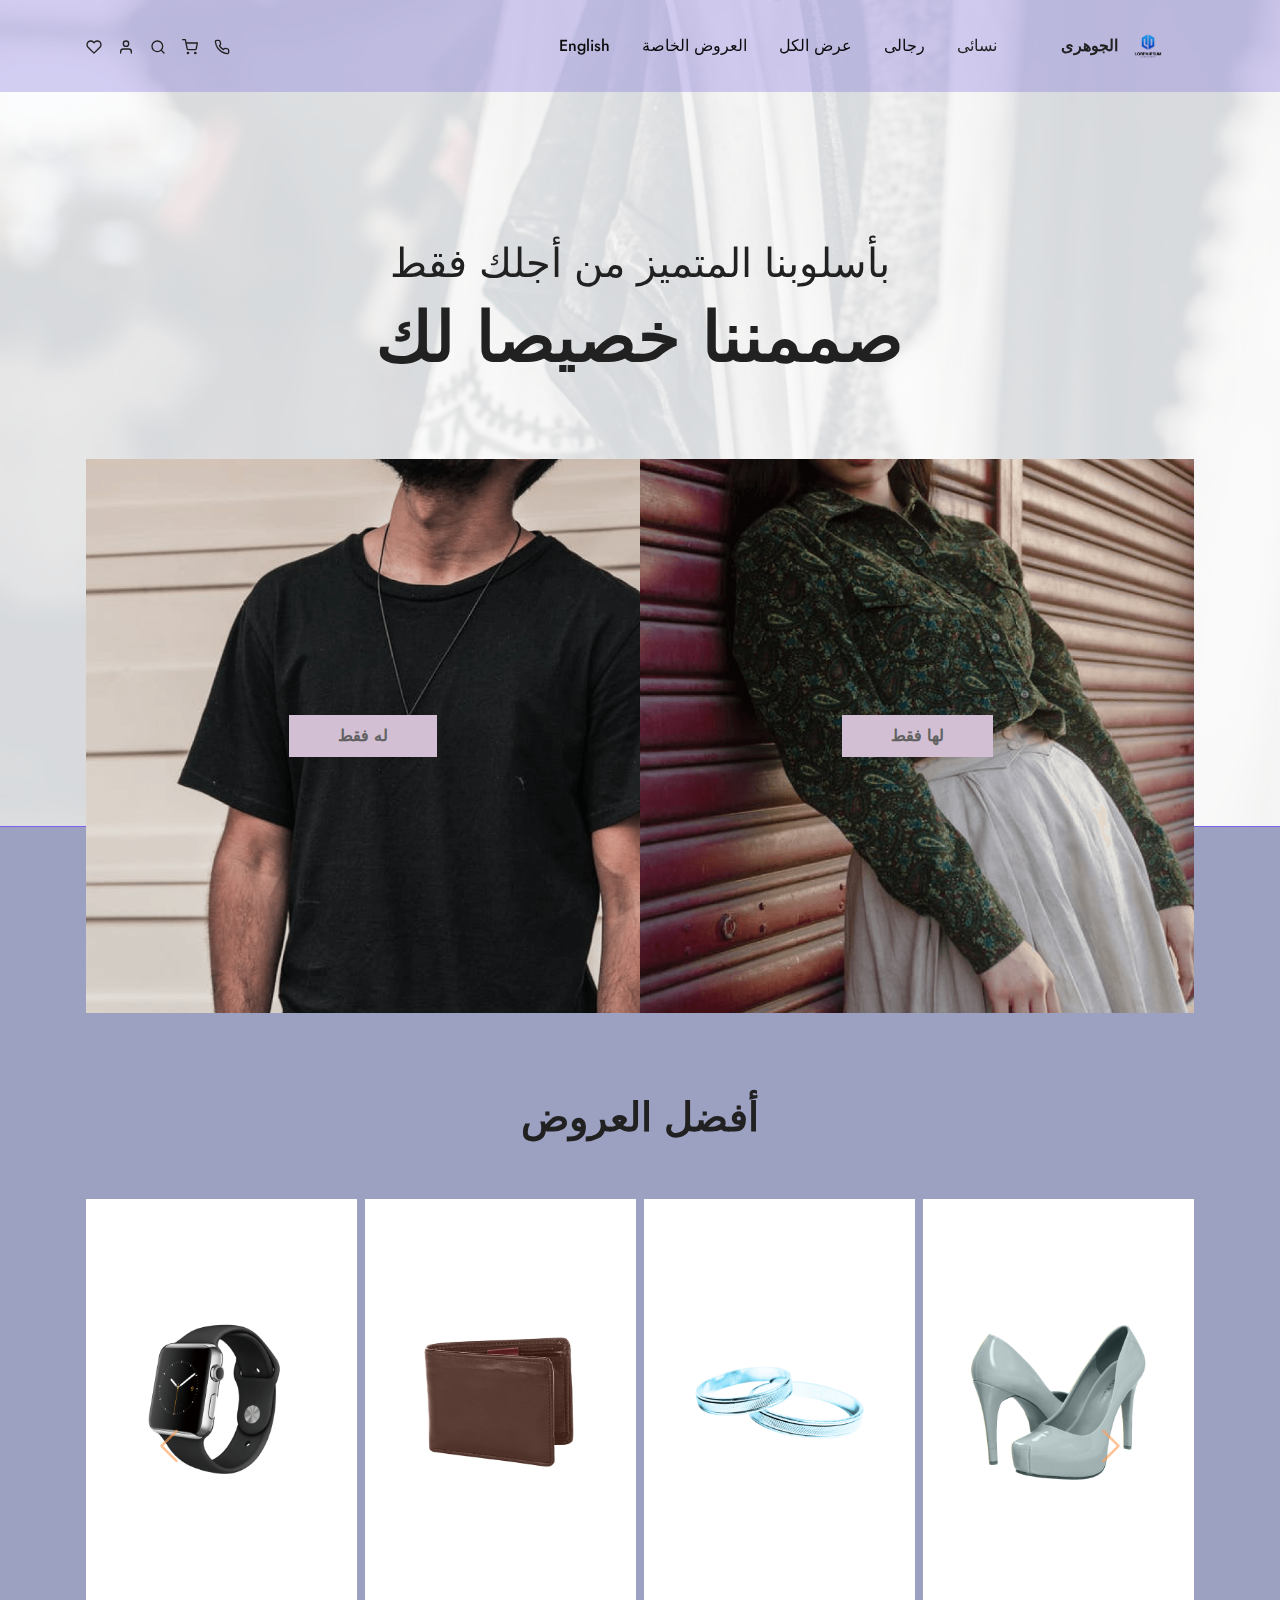
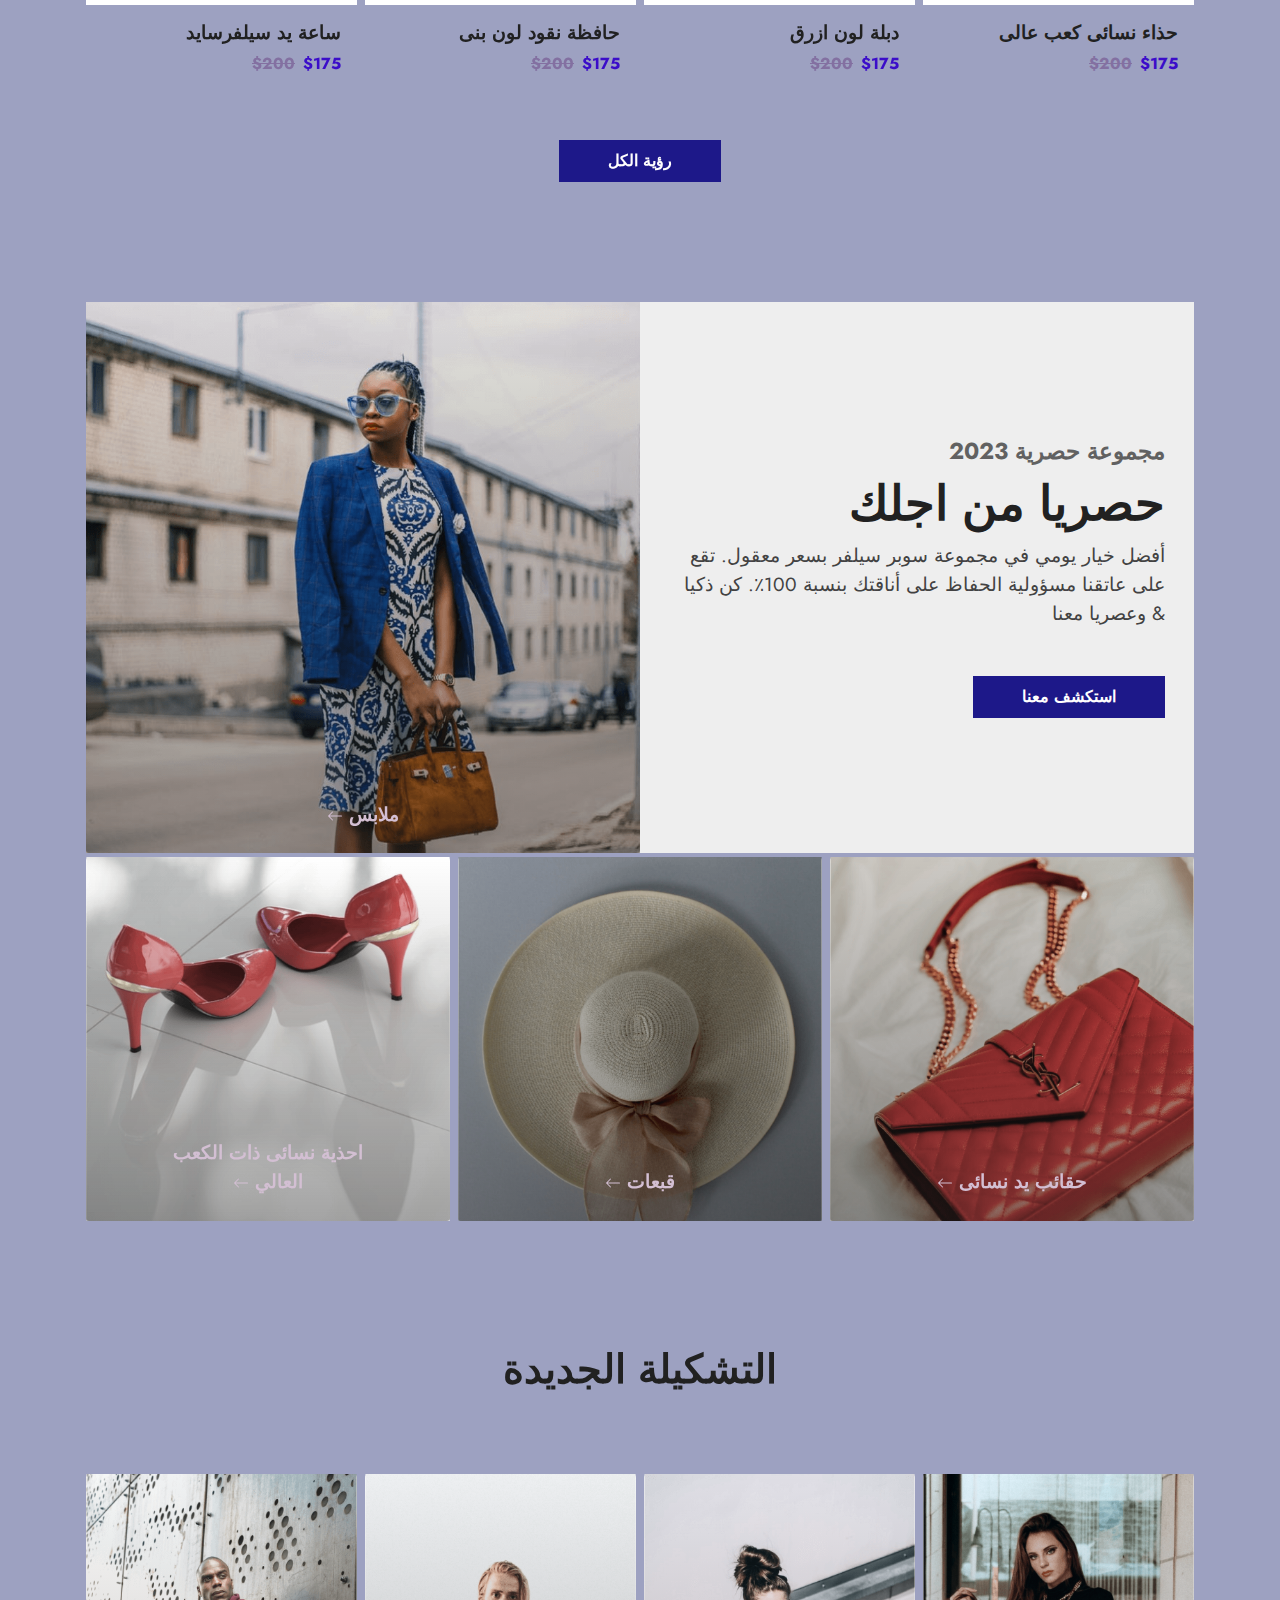
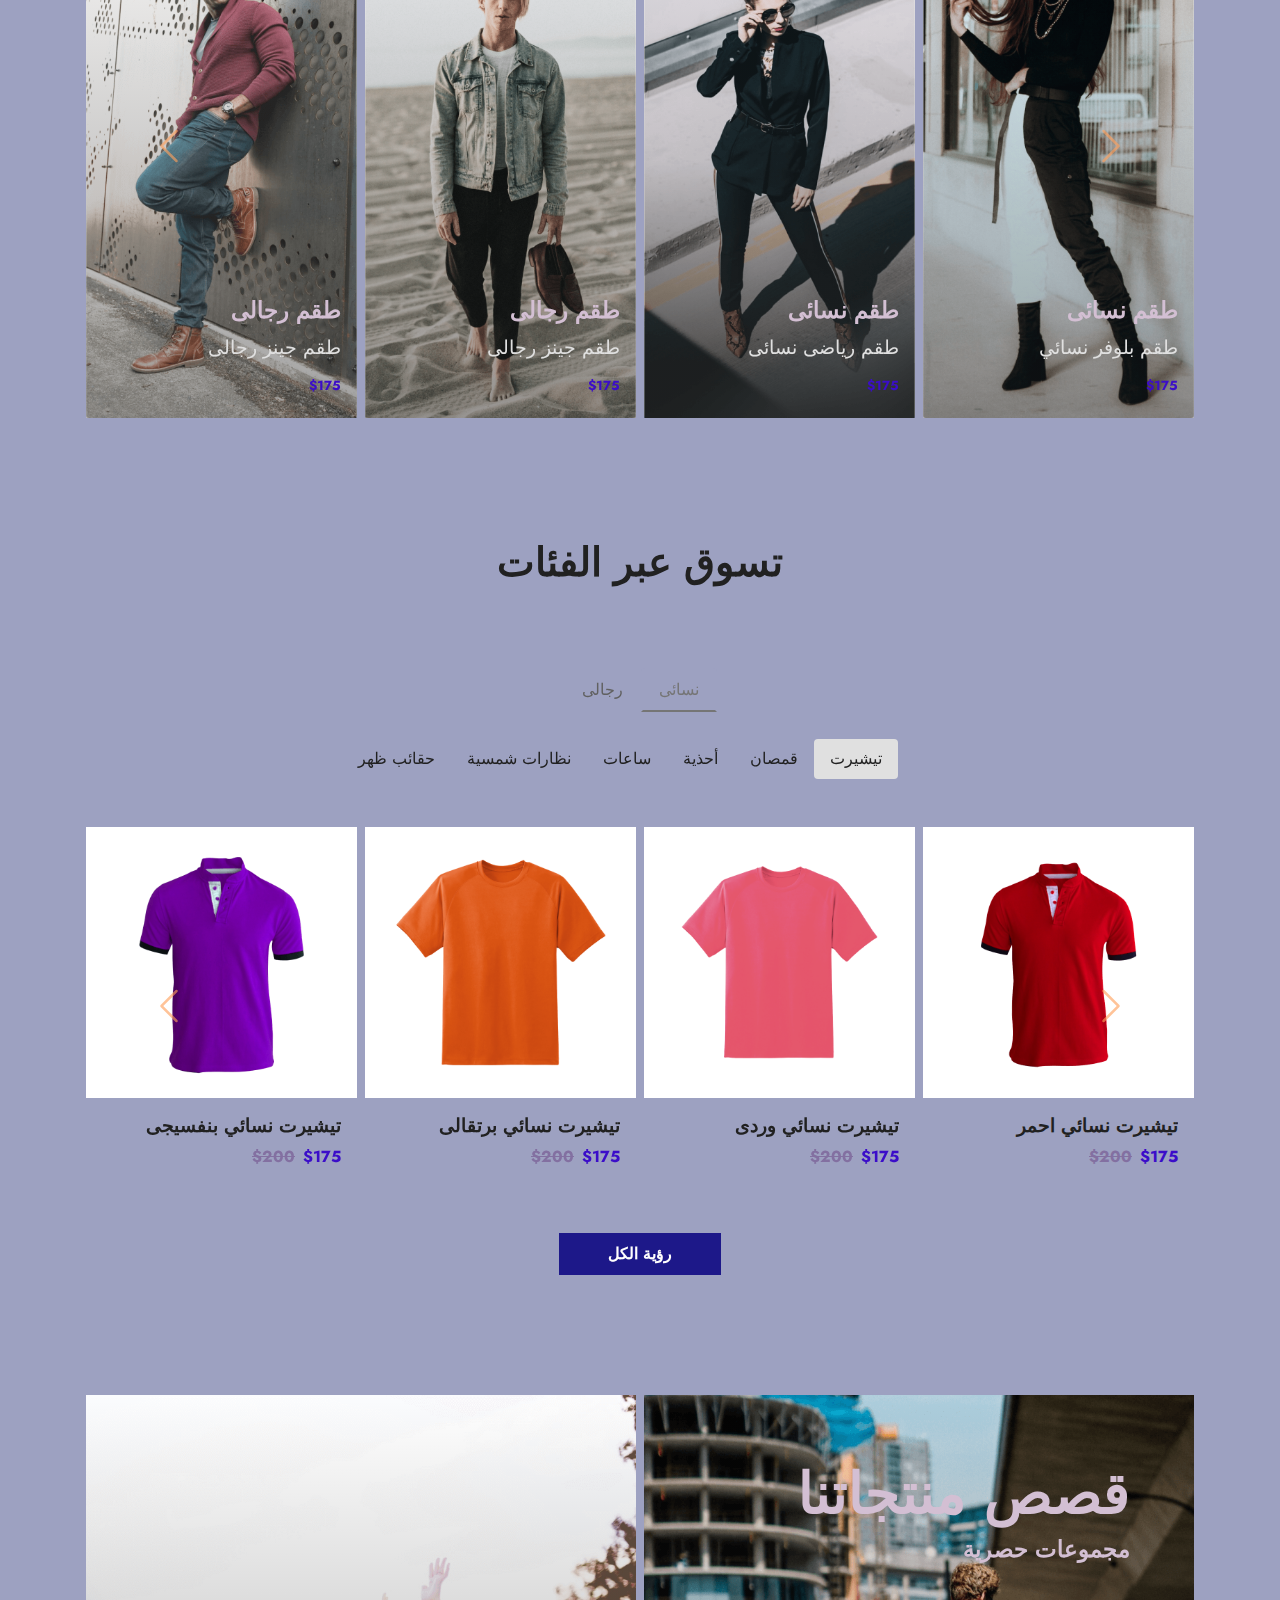
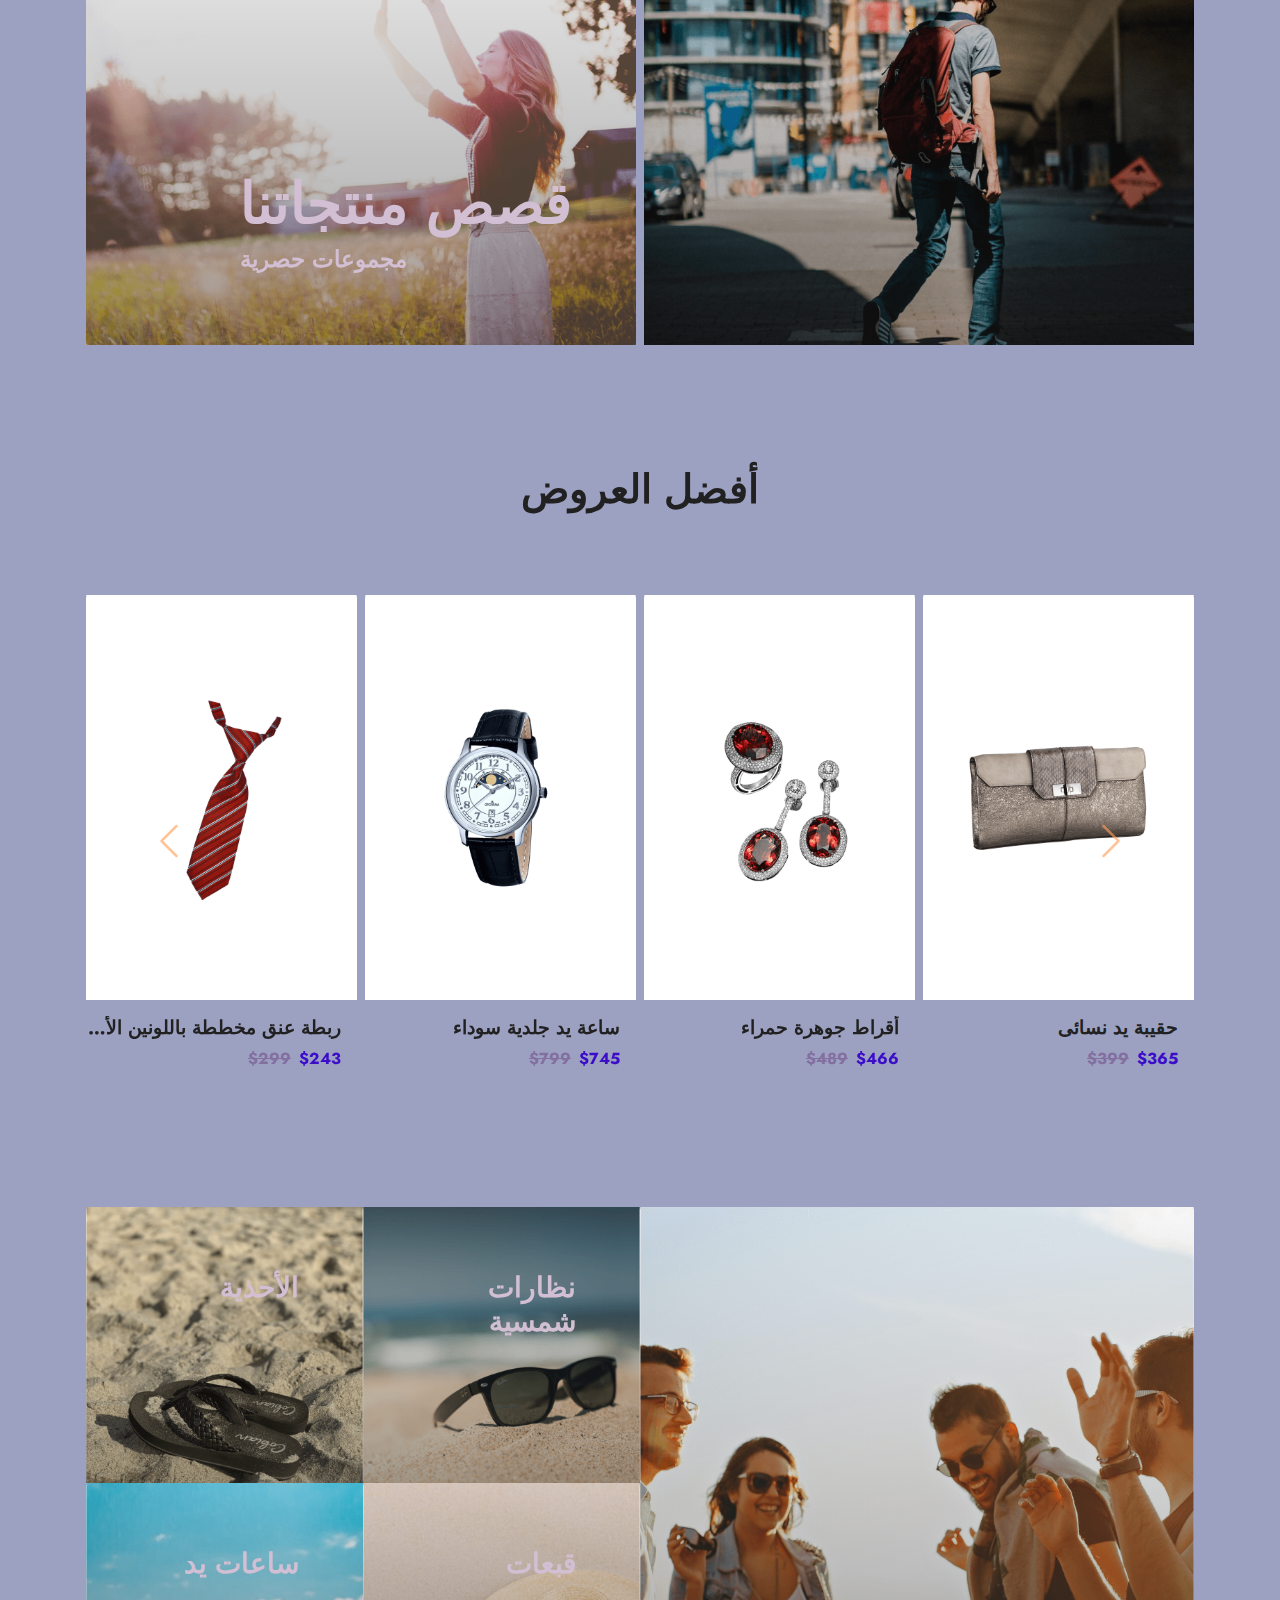
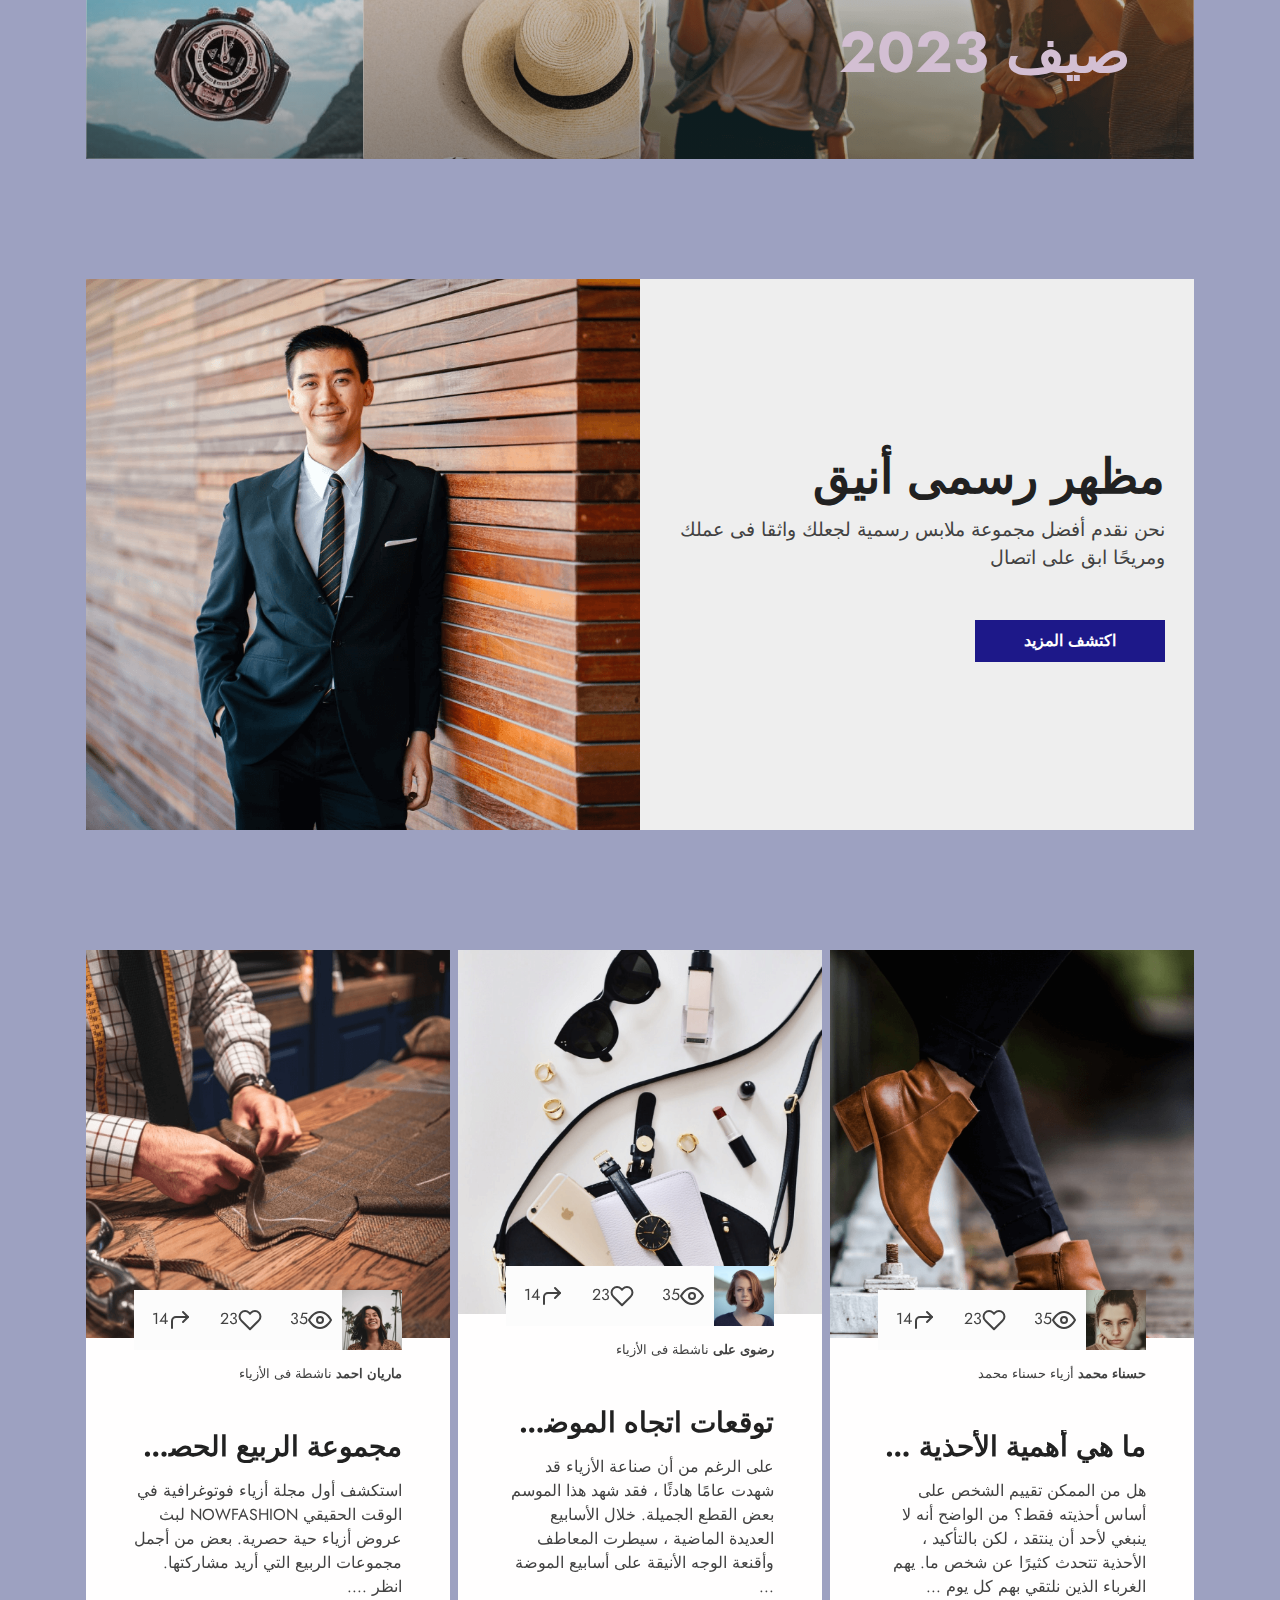
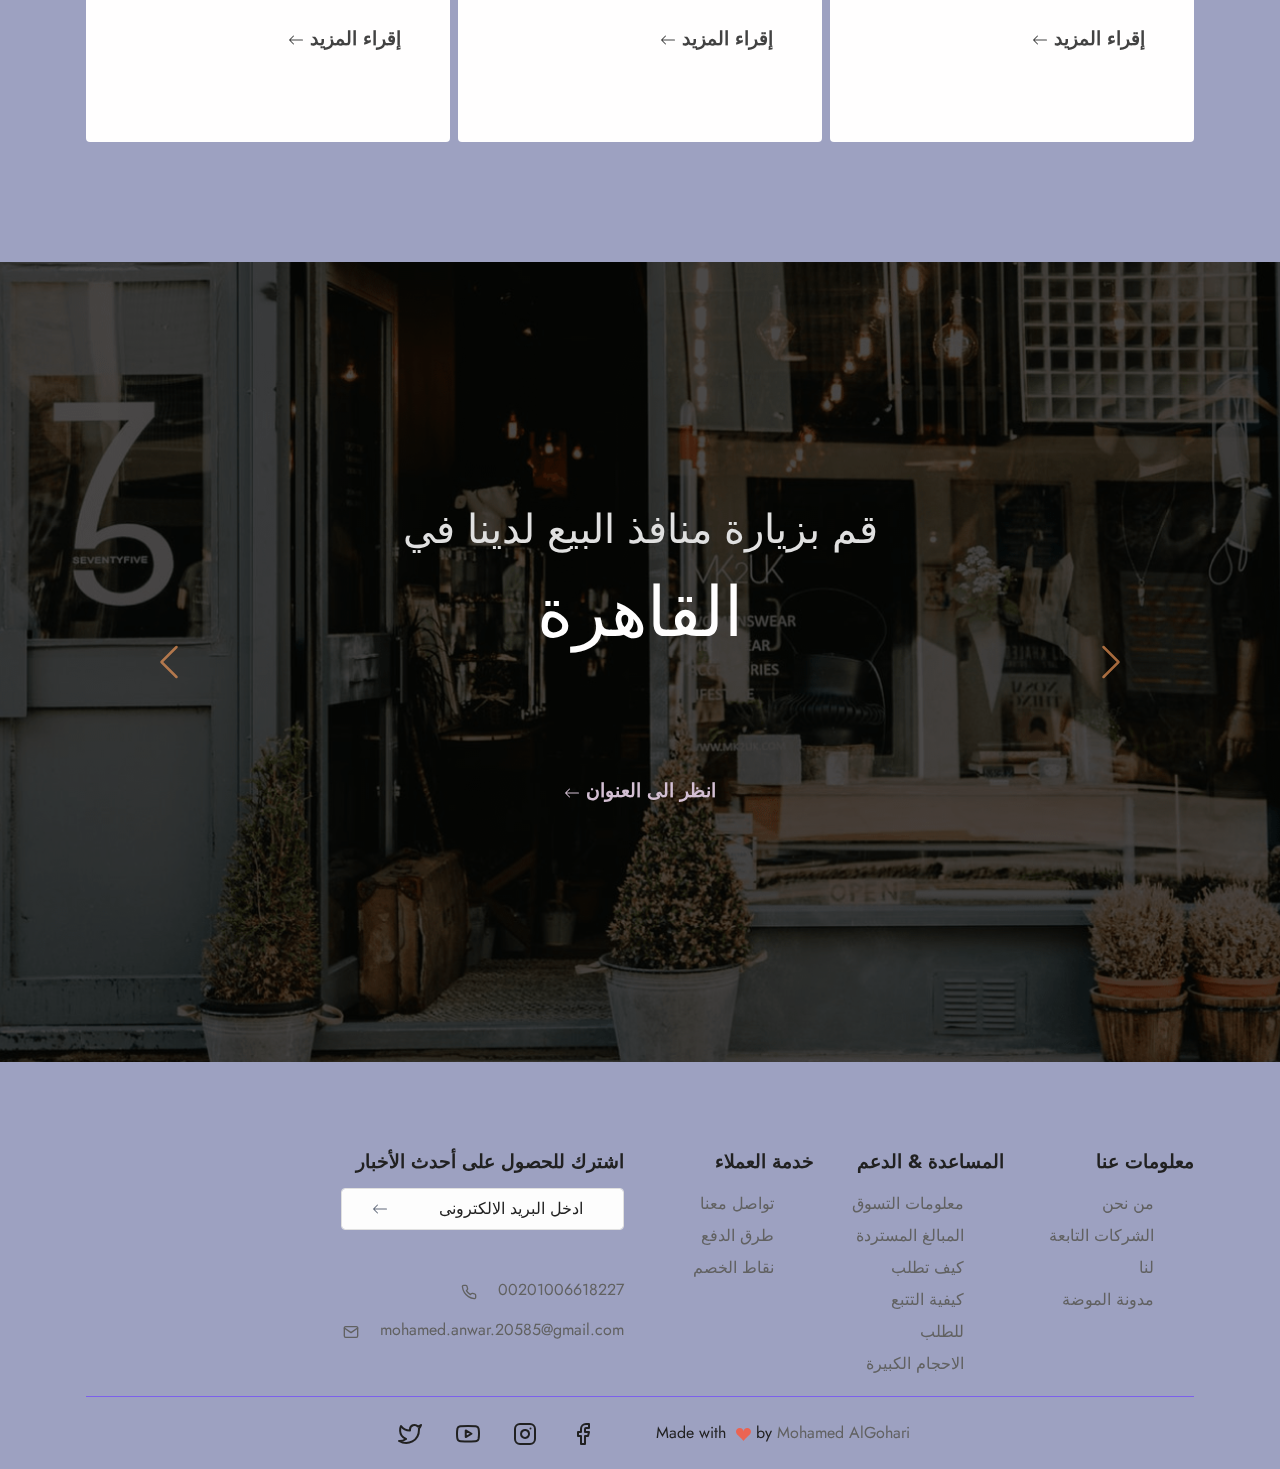
<file: index.html>
<!DOCTYPE html>
<html lang="ar" dir="rtl">

  <head>
    <meta charset="utf-8">
    <meta http-equiv="X-UA-Compatible" content="IE=edge">
    <meta name="viewport" content="width=device-width, initial-scale=1">


    <!-- ===============================================-->
    <!--    Document Title-->
    <!-- ===============================================-->
    <title>ِالجوهرى | للاعمال &amp; التجارة الالكترونية   </title>


    <!-- ===============================================-->
    <!--    Favicons-->
    <!-- ===============================================-->
    <link rel="apple-touch-icon" sizes="180x180" href="assets/img/favicons/apple-touch-icon.png">
    <link rel="icon" type="image/png" sizes="32x32" href="assets/img/favicons/favicon-32x32.png">
    <link rel="icon" type="image/png" sizes="16x16" href="assets/img/favicons/favicon-16x16.png">
    <link rel="shortcut icon" type="image/x-icon" href="assets/img/favicons/favicon.ico">
    <link rel="manifest" href="assets/img/favicons/manifest.json">
    <meta name="msapplication-TileImage" content="assets/img/favicons/mstile-150x150.png">
    <meta name="theme-color" content="#ffffff">


    <!-- ===============================================-->
    <!--    Stylesheets-->
    <!-- ===============================================-->
    <link href="assets/css/theme.css" rel="stylesheet" />
    <link href="assets/css/theme-ar.css" rel="stylesheet" />
    <link href="assets/css/steale.css" rel="stylesheet" />
  

  </head>


  <body>

    <!-- ===============================================-->
    <!--    Main Content-->
    <!-- ===============================================-->
    <main class="main" id="top">
      <nav class="navbar navbar-expand-lg navbar-light fixed-top py-3 d-block" data-navbar-on-scroll="data-navbar-on-scroll">
        <div class="container"><a class="navbar-brand d-inline-flex" href="index-en.html"><img class="d-inline-block"width="60px" src="assets/img/gallery/logo.png" alt="logo" /><span class="text-1000 fs-0 fw-bold ms-2 align-self-center">الجوهرى</span></a>
          <button class="navbar-toggler collapsed" type="button" data-bs-toggle="collapse" data-bs-target="#navbarSupportedContent" aria-controls="navbarSupportedContent" aria-expanded="false" aria-label="Toggle navigation"><span class="navbar-toggler-icon"></span></button>
          <div class="collapse navbar-collapse border-top border-lg-0 mt-4 mt-lg-0 " id="navbarSupportedContent">
            <ul class="navbar-nav me-auto mb-2 mb-lg-0 ">
              <li class="nav-item px-2"><a class="nav-link fw-medium active" aria-current="page" href="#categoryWomen">نسائى</a></li>
              <li class="nav-item px-2"><a class="nav-link fw-medium" href="#header">رجالى</a></li>
              <li class="nav-item px-2"><a class="nav-link fw-medium" href="#collection">عرض الكل</a></li>
              <li class="nav-item px-2"><a class="nav-link fw-medium" href="#outlet">العروض الخاصة</a></li>
              <li class="nav-item px-2"><a class="nav-link fw-medium" href="index-en.html"> English</a></li>
            </ul>
            <form class="d-flex"><a class="text-1000" href="#!">
                <svg class="feather feather-phone me-3" xmlns="http://www.w3.org/2000/svg" width="16" height="16" viewBox="0 0 24 24" fill="none" stroke="currentColor" stroke-width="2" stroke-linecap="round" stroke-linejoin="round">
                  <path d="M22 16.92v3a2 2 0 0 1-2.18 2 19.79 19.79 0 0 1-8.63-3.07 19.5 19.5 0 0 1-6-6 19.79 19.79 0 0 1-3.07-8.67A2 2 0 0 1 4.11 2h3a2 2 0 0 1 2 1.72 12.84 12.84 0 0 0 .7 2.81 2 2 0 0 1-.45 2.11L8.09 9.91a16 16 0 0 0 6 6l1.27-1.27a2 2 0 0 1 2.11-.45 12.84 12.84 0 0 0 2.81.7A2 2 0 0 1 22 16.92z"></path>
                </svg></a><a class="text-1000" href="#!">
                <svg class="feather feather-shopping-cart me-3" xmlns="http://www.w3.org/2000/svg" width="16" height="16" viewBox="0 0 24 24" fill="none" stroke="currentColor" stroke-width="2" stroke-linecap="round" stroke-linejoin="round">
                  <circle cx="9" cy="21" r="1"></circle>
                  <circle cx="20" cy="21" r="1"></circle>
                  <path d="M1 1h4l2.68 13.39a2 2 0 0 0 2 1.61h9.72a2 2 0 0 0 2-1.61L23 6H6"></path>
                </svg></a><a class="text-1000" href="#!">
                <svg class="feather feather-search me-3" xmlns="http://www.w3.org/2000/svg" width="16" height="16" viewBox="0 0 24 24" fill="none" stroke="currentColor" stroke-width="2" stroke-linecap="round" stroke-linejoin="round">
                  <circle cx="11" cy="11" r="8"></circle>
                  <line x1="21" y1="21" x2="16.65" y2="16.65"></line>
                </svg></a><a class="text-1000" href="#!">
                <svg class="feather feather-user me-3" xmlns="http://www.w3.org/2000/svg" width="16" height="16" viewBox="0 0 24 24" fill="none" stroke="currentColor" stroke-width="2" stroke-linecap="round" stroke-linejoin="round">
                  <path d="M20 21v-2a4 4 0 0 0-4-4H8a4 4 0 0 0-4 4v2"></path>
                  <circle cx="12" cy="7" r="4"></circle>
                </svg></a><a class="text-1000" href="#!">
                <svg class="feather feather-heart me-3" xmlns="http://www.w3.org/2000/svg" width="16" height="16" viewBox="0 0 24 24" fill="none" stroke="currentColor" stroke-width="2" stroke-linecap="round" stroke-linejoin="round">
                  <path d="M20.84 4.61a5.5 5.5 0 0 0-7.78 0L12 5.67l-1.06-1.06a5.5 5.5 0 0 0-7.78 7.78l1.06 1.06L12 21.23l7.78-7.78 1.06-1.06a5.5 5.5 0 0 0 0-7.78z"></path>
                </svg></a></form>
          </div>
        </div>
      </nav>
      <section class="py-11 bg-light-gradient border-bottom border-white border-5">
        <div class="bg-holder overlay overlay-light" style="background-image:url(assets/img/gallery/header-bg.png);background-size:cover;">
        </div>
        <!--/.bg-holder-->

        <div class="container">
          <div class="row flex-center">
            <div class="col-12 mb-10">
              <div class="d-flex align-items-center flex-column">
                <h1 class="fw-normal"> بأسلوبنا المتميز من أجلك فقط</h1>
                <h1 class="fs-4 fs-lg-8 fs-md-6 fw-bold">صممننا خصيصا لك</h1>
              </div>
            </div>
          </div>
        </div>
      </section>


      <!-- ============================================-->
      <!-- <section> begin ============================-->
      <section class="py-0" id="header" style="margin-top: -23rem !important;">

        <div class="container">
          <div class="row g-0">
            <div class="col-md-6">
              <div class="card card-span h-100 text-white"> <img class="img-fluid" src="assets/img/gallery/her.png" width="790" alt="..." />
                <div class="card-img-overlay d-flex flex-center"> <a class="btn btn-lg btn-light" href="#!">لها فقط</a></div>
              </div>
            </div>
            <div class="col-md-6">
              <div class="card card-span h-100 text-white"> <img class="img-fluid" src="assets/img/gallery/him.png" width="790" alt="..." />
                <div class="card-img-overlay d-flex flex-center"> <a class="btn btn-lg btn-light" href="#!">له فقط </a></div>
              </div>
            </div>
          </div>
        </div>
        <!-- end of .container-->

      </section>
      <!-- <section> close ============================-->
      <!-- ============================================-->




      <!-- ============================================-->
      <!-- <section> begin ============================-->
      <section class="py-0">

        <div class="container">
          <div class="row h-100">
            <div class="col-lg-7 mx-auto text-center mt-7 mb-5">
              <h5 class="fw-bold fs-3 fs-lg-5 lh-sm">أفضل العروض</h5>
            </div>
            <div class="col-12">
              <div class="carousel slide" id="carouselBestDeals" data-bs-touch="false" data-bs-interval="false">
                <div class="carousel-inner">
                  <div class="carousel-item active" data-bs-interval="10000">
                    <div class="row h-100 align-items-center g-2">
                      <div class="col-sm-6 col-md-3 mb-3 mb-md-0 h-100">
                        <div class="card card-span h-100 text-white"><img class="img-fluid h-100" src="assets/img/gallery/flat-hill.png" alt="..." />
                          <div class="card-img-overlay ps-0"> </div>
                          <div class="card-body ps-0 bg-200">
                            <h5 class="fw-bold text-1000 text-truncate">حذاء نسائى كعب عالى</h5>
                            <div class="fw-bold"><span class="text-600 me-2 text-decoration-line-through">$200</span><span class="text-primary">$175</span></div>
                          </div><a class="stretched-link" href="#"></a>
                        </div>
                      </div>
                      <div class="col-sm-6 col-md-3 mb-3 mb-md-0 h-100">
                        <div class="card card-span h-100 text-white"><img class="img-fluid h-100" src="assets/img/gallery/blue-ring.png" alt="..." />
                          <div class="card-img-overlay ps-0"> </div>
                          <div class="card-body ps-0 bg-200">
                            <h5 class="fw-bold text-1000 text-truncate">دبلة لون ازرق</h5>
                            <div class="fw-bold"><span class="text-600 me-2 text-decoration-line-through">$200</span><span class="text-primary">$175</span></div>
                          </div><a class="stretched-link" href="#"></a>
                        </div>
                      </div>
                      <div class="col-sm-6 col-md-3 mb-3 mb-md-0 h-100">
                        <div class="card card-span h-100 text-white"><img class="img-fluid h-100" src="assets/img/gallery/wallet.png" alt="..." />
                          <div class="card-img-overlay ps-0"> </div>
                          <div class="card-body ps-0 bg-200">
                            <h5 class="fw-bold text-1000 text-truncate">حافظة نقود لون بنى</h5>
                            <div class="fw-bold"><span class="text-600 me-2 text-decoration-line-through">$200</span><span class="text-primary">$175</span></div>
                          </div><a class="stretched-link" href="#"></a>
                        </div>
                      </div>
                      <div class="col-sm-6 col-md-3 mb-3 mb-md-0 h-100">
                        <div class="card card-span h-100 text-white"><img class="img-fluid h-100" src="assets/img/gallery/wrist-watch.png" alt="..." />
                          <div class="card-img-overlay ps-0"> </div>
                          <div class="card-body ps-0 bg-200">
                            <h5 class="fw-bold text-1000 text-truncate">ساعة يد سيلفرسايد</h5>
                            <div class="fw-bold"><span class="text-600 me-2 text-decoration-line-through">$200</span><span class="text-primary">$175</span></div>
                          </div><a class="stretched-link" href="#"></a>
                        </div>
                      </div>
                    </div>
                  </div>
                  <div class="carousel-item" data-bs-interval="5000">
                    <div class="row h-100 align-items-center g-2">
                      <div class="col-sm-6 col-md-3 mb-3 mb-md-0 h-100">
                        <div class="card card-span h-100 text-white"><img class="img-fluid h-100" src="assets/img/gallery/flat-hill.png" alt="..." />
                          <div class="card-img-overlay ps-0"> </div>
                          <div class="card-body ps-0 bg-200">
                            <h5 class="fw-bold text-1000 text-truncate">حذاء نسائى كعب عالى</h5>
                            <div class="fw-bold"><span class="text-600 me-2 text-decoration-line-through">$200</span><span class="text-primary">$175</span></div>
                          </div><a class="stretched-link" href="#"></a>
                        </div>
                      </div>
                      <div class="col-sm-6 col-md-3 mb-3 mb-md-0 h-100">
                        <div class="card card-span h-100 text-white"><img class="img-fluid h-100" src="assets/img/gallery/blue-ring.png" alt="..." />
                          <div class="card-img-overlay ps-0"> </div>
                          <div class="card-body ps-0 bg-200">
                            <h5 class="fw-bold text-1000 text-truncate">دبلة لون ازرق</h5>
                            <div class="fw-bold"><span class="text-600 me-2 text-decoration-line-through">$200</span><span class="text-primary">$175</span></div>
                          </div><a class="stretched-link" href="#"></a>
                        </div>
                      </div>
                      <div class="col-sm-6 col-md-3 mb-3 mb-md-0 h-100">
                        <div class="card card-span h-100 text-white"><img class="img-fluid h-100" src="assets/img/gallery/wallet.png" alt="..." />
                          <div class="card-img-overlay ps-0"> </div>
                          <div class="card-body ps-0 bg-200">
                            <h5 class="fw-bold text-1000 text-truncate">حافظة نقود لون بنى</h5>
                            <div class="fw-bold"><span class="text-600 me-2 text-decoration-line-through">$200</span><span class="text-primary">$175</span></div>
                          </div><a class="stretched-link" href="#"></a>
                        </div>
                      </div>
                      <div class="col-sm-6 col-md-3 mb-3 mb-md-0 h-100">
                        <div class="card card-span h-100 text-white"><img class="img-fluid h-100" src="assets/img/gallery/wrist-watch.png" alt="..." />
                          <div class="card-img-overlay ps-0"> </div>
                          <div class="card-body ps-0 bg-200">
                            <h5 class="fw-bold text-1000 text-truncate">ساعة يد سيلفرسايد</h5>
                            <div class="fw-bold"><span class="text-600 me-2 text-decoration-line-through">$200</span><span class="text-primary">$175</span></div>
                          </div><a class="stretched-link" href="#"></a>
                        </div>
                      </div>
                    </div>
                  </div>
                  <div class="carousel-item" data-bs-interval="3000">
                    <div class="row h-100 align-items-center g-2">
                      <div class="col-sm-6 col-md-3 mb-3 mb-md-0 h-100">
                        <div class="card card-span h-100 text-white"><img class="img-fluid h-100" src="assets/img/gallery/flat-hill.png" alt="..." />
                          <div class="card-img-overlay ps-0"> </div>
                          <div class="card-body ps-0 bg-200">
                            <h5 class="fw-bold text-1000 text-truncate">حذاء نسائى كعب عالى</h5>
                            <div class="fw-bold"><span class="text-600 me-2 text-decoration-line-through">$200</span><span class="text-primary">$175</span></div>
                          </div><a class="stretched-link" href="#"></a>
                        </div>
                      </div>
                      <div class="col-sm-6 col-md-3 mb-3 mb-md-0 h-100">
                        <div class="card card-span h-100 text-white"><img class="img-fluid h-100" src="assets/img/gallery/blue-ring.png" alt="..." />
                          <div class="card-img-overlay ps-0"> </div>
                          <div class="card-body ps-0 bg-200">
                            <h5 class="fw-bold text-1000 text-truncate">دبلة لون ازرق</h5>
                            <div class="fw-bold"><span class="text-600 me-2 text-decoration-line-through">$200</span><span class="text-primary">$175</span></div>
                          </div><a class="stretched-link" href="#"></a>
                        </div>
                      </div>
                      <div class="col-sm-6 col-md-3 mb-3 mb-md-0 h-100">
                        <div class="card card-span h-100 text-white"><img class="img-fluid h-100" src="assets/img/gallery/wallet.png" alt="..." />
                          <div class="card-img-overlay ps-0"> </div>
                          <div class="card-body ps-0 bg-200">
                            <h5 class="fw-bold text-1000 text-truncate">حافظة نقود لون بنى</h5>
                            <div class="fw-bold"><span class="text-600 me-2 text-decoration-line-through">$200</span><span class="text-primary">$175</span></div>
                          </div><a class="stretched-link" href="#"></a>
                        </div>
                      </div>
                      <div class="col-sm-6 col-md-3 mb-3 mb-md-0 h-100">
                        <div class="card card-span h-100 text-white"><img class="img-fluid h-100" src="assets/img/gallery/wrist-watch.png" alt="..." />
                          <div class="card-img-overlay ps-0"> </div>
                          <div class="card-body ps-0 bg-200">
                            <h5 class="fw-bold text-1000 text-truncate">ساعة يد سيلفرسايد</h5>
                            <div class="fw-bold"><span class="text-600 me-2 text-decoration-line-through">$200</span><span class="text-primary">$175</span></div>
                          </div><a class="stretched-link" href="#"></a>
                        </div>
                      </div>
                    </div>
                  </div>
                  <div class="carousel-item">
                    <div class="row h-100 align-items-center g-2">
                      <div class="col-sm-6 col-md-3 mb-3 mb-md-0 h-100">
                        <div class="card card-span h-100 text-white"><img class="img-fluid h-100" src="assets/img/gallery/flat-hill.png" alt="..." />
                          <div class="card-img-overlay ps-0"> </div>
                          <div class="card-body ps-0 bg-200">
                            <h5 class="fw-bold text-1000 text-truncate">حذاء نسائى كعب عالى</h5>
                            <div class="fw-bold"><span class="text-600 me-2 text-decoration-line-through">$200</span><span class="text-primary">$175</span></div>
                          </div><a class="stretched-link" href="#"></a>
                        </div>
                      </div>
                      <div class="col-sm-6 col-md-3 mb-3 mb-md-0 h-100">
                        <div class="card card-span h-100 text-white"><img class="img-fluid h-100" src="assets/img/gallery/blue-ring.png" alt="..." />
                          <div class="card-img-overlay ps-0"> </div>
                          <div class="card-body ps-0 bg-200">
                            <h5 class="fw-bold text-1000 text-truncate">دبلة لون ازرق</h5>
                            <div class="fw-bold"><span class="text-600 me-2 text-decoration-line-through">$200</span><span class="text-primary">$175</span></div>
                          </div><a class="stretched-link" href="#"></a>
                        </div>
                      </div>
                      <div class="col-sm-6 col-md-3 mb-3 mb-md-0 h-100">
                        <div class="card card-span h-100 text-white"><img class="img-fluid h-100" src="assets/img/gallery/wallet.png" alt="..." />
                          <div class="card-img-overlay ps-0"> </div>
                          <div class="card-body ps-0 bg-200">
                            <h5 class="fw-bold text-1000 text-truncate">حافظة نقود لون بنى</h5>
                            <div class="fw-bold"><span class="text-600 me-2 text-decoration-line-through">$200</span><span class="text-primary">$175</span></div>
                          </div><a class="stretched-link" href="#"></a>
                        </div>
                      </div>
                      <div class="col-sm-6 col-md-3 mb-3 mb-md-0 h-100">
                        <div class="card card-span h-100 text-white"><img class="img-fluid h-100" src="assets/img/gallery/wrist-watch.png" alt="..." />
                          <div class="card-img-overlay ps-0"> </div>
                          <div class="card-body ps-0 bg-200">
                            <h5 class="fw-bold text-1000 text-truncate">ساعة يد سيلفرسايد</h5>
                            <div class="fw-bold"><span class="text-600 me-2 text-decoration-line-through">$200</span><span class="text-primary">$175</span></div>
                          </div><a class="stretched-link" href="#"></a>
                        </div>
                      </div>
                    </div>
                  </div>
                  <div class="row">
                    <button class="carousel-control-prev" type="button" data-bs-target="#carouselBestDeals" data-bs-slide="prev"><span class="carousel-control-prev-icon" aria-hidden="true"></span><span class="visually-hidden">Previous</span></button>
                    <button class="carousel-control-next" type="button" data-bs-target="#carouselBestDeals" data-bs-slide="next"><span class="carousel-control-next-icon" aria-hidden="true"></span><span class="visually-hidden">Next </span></button>
                   
                  </div>
                </div>
              </div>
            </div>
            <div class="col-12 d-flex justify-content-center mt-5"> <a class="btn btn-lg btn-dark" href="#!">رؤية الكل</a></div>
          </div>
        </div>
        <!-- end of .container-->

      </section>
      <!-- <section> close ============================-->
      <!-- ============================================-->




      <!-- ============================================-->
      <!-- <section> begin ============================-->
      <section>

        <div class="container">
          <div class="row h-100 g-0">
            <div class="col-md-6">
              <div class="bg-300 p-4 h-100 d-flex flex-column justify-content-center">
                <h4 class="text-800">مجموعة حصرية 2023</h4>
                <h1 class="fw-semi-bold lh-sm fs-4 fs-lg-5 fs-xl-6">حصريا من اجلك</h1>
                <p class="mb-5 fs-1">أفضل خيار يومي في مجموعة سوبر سيلفر بسعر معقول. تقع على عاتقنا مسؤولية الحفاظ على أناقتك بنسبة 100٪. كن ذكيا &amp; وعصريا معنا</p>
                <div class="d-grid gap-2 d-md-block"><a class="btn btn-lg btn-dark" href="#" role="button">استكشف معنا</a></div>
              </div>
            </div>
            <div class="col-md-6">
              <div class="card card-span h-100 text-white"><img class="card-img h-100" src="assets/img/gallery/outfit.png" alt="..." />
                <div class="card-img-overlay bg-dark-gradient">
                  <div class="d-flex align-items-end justify-content-center h-100"><a class="btn btn-lg text-light fs-1" href="#!" role="button">ملابس
                    <svg class="bi bi-arrow-right-short" xmlns="http://www.w3.org/2000/svg" width="16" height="16" fill="currentColor" class="bi bi-arrow-left" viewBox="0 0 16 16"> <path fill-rule="evenodd" d="M15 8a.5.5 0 0 0-.5-.5H2.707l3.147-3.146a.5.5 0 1 0-.708-.708l-4 4a.5.5 0 0 0 0 .708l4 4a.5.5 0 0 0 .708-.708L2.707 8.5H14.5A.5.5 0 0 0 15 8z"/> </svg></a></div>
                </div>
              </div>
            </div>
          </div>
          <div class="row h-100 g-2 py-1">
            <div class="col-md-4">
              <div class="card card-span h-100 text-white"><img class="card-img h-100" src="assets/img/gallery/vanity-bag.png" alt="..." />
                <div class="card-img-overlay bg-dark-gradient">
                  <div class="d-flex align-items-end justify-content-center h-100"><a class="btn btn-lg text-light fs-1" href="#!" role="button">حقائب يد نسائى
                    <svg class="bi bi-arrow-right-short" xmlns="http://www.w3.org/2000/svg" width="16" height="16" fill="currentColor" class="bi bi-arrow-left" viewBox="0 0 16 16"> <path fill-rule="evenodd" d="M15 8a.5.5 0 0 0-.5-.5H2.707l3.147-3.146a.5.5 0 1 0-.708-.708l-4 4a.5.5 0 0 0 0 .708l4 4a.5.5 0 0 0 .708-.708L2.707 8.5H14.5A.5.5 0 0 0 15 8z"/> </svg></a></div>
                </div>
              </div>
            </div>
            <div class="col-md-4">
              <div class="card card-span h-100 text-white"><img class="card-img h-100" src="assets/img/gallery/hat.png" alt="..." />
                <div class="card-img-overlay bg-dark-gradient">
                  <div class="d-flex align-items-end justify-content-center h-100"><a class="btn btn-lg text-light fs-1" href="#!" role="button">قبعات
                    <svg class="bi bi-arrow-right-short" xmlns="http://www.w3.org/2000/svg" width="16" height="16" fill="currentColor" class="bi bi-arrow-left" viewBox="0 0 16 16"> <path fill-rule="evenodd" d="M15 8a.5.5 0 0 0-.5-.5H2.707l3.147-3.146a.5.5 0 1 0-.708-.708l-4 4a.5.5 0 0 0 0 .708l4 4a.5.5 0 0 0 .708-.708L2.707 8.5H14.5A.5.5 0 0 0 15 8z"/> </svg></a></div>
                </div>
              </div>
            </div>
            <div class="col-md-4">
              <div class="card card-span h-100 text-white"><img class="card-img h-100" src="assets/img/gallery/high-heels.png" alt="..." />
                <div class="card-img-overlay bg-dark-gradient">
                  <div class="d-flex align-items-end justify-content-center h-100"><a class="btn btn-lg text-light fs-1" href="#!" role="button">احذية نسائى ذات الكعب العالي
                    <svg class="bi bi-arrow-right-short" xmlns="http://www.w3.org/2000/svg" width="16" height="16" fill="currentColor" class="bi bi-arrow-left" viewBox="0 0 16 16"> <path fill-rule="evenodd" d="M15 8a.5.5 0 0 0-.5-.5H2.707l3.147-3.146a.5.5 0 1 0-.708-.708l-4 4a.5.5 0 0 0 0 .708l4 4a.5.5 0 0 0 .708-.708L2.707 8.5H14.5A.5.5 0 0 0 15 8z"/> </svg></a></div>
                </div>
              </div>
            </div>
          </div>
        </div>
        <!-- end of .container-->

      </section>
      <!-- <section> close ============================-->
      <!-- ============================================-->


      <section class="py-0">
        <div class="container">
          <div class="row h-100">
            <div class="col-lg-7 mx-auto text-center mb-6">
              <h5 class="fs-3 fs-lg-5 lh-sm mb-3">التشكيلة الجديدة</h5>
            </div>
            <div class="col-12">
              <div class="carousel slide" id="carouselNewArrivals" data-bs-ride="carousel">
                <div class="carousel-inner">
                  <div class="carousel-item active" data-bs-interval="10000">
                    <div class="row h-100 align-items-center g-2">
                      <div class="col-sm-6 col-md-3 mb-3 mb-md-0 h-100">
                        <div class="card card-span h-100 text-white"><img class="card-img h-100" src="assets/img/gallery/full-body.png" alt="..." />
                          <div class="card-img-overlay bg-dark-gradient d-flex flex-column-reverse">
                            <h6 class="text-primary">$175</h6>
                            <p class="text-400 fs-1">طقم بلوفر نسائي</p>
                            <h4 class="text-light">طقم نسائى </h4>
                          </div><a class="stretched-link" href="#"></a>
                        </div>
                      </div>
                      <div class="col-sm-6 col-md-3 mb-3 mb-md-0 h-100">
                        <div class="card card-span h-100 text-white"><img class="card-img h-100" src="assets/img/gallery/formal-coat.png" alt="..." />
                          <div class="card-img-overlay bg-dark-gradient d-flex flex-column-reverse">
                            <h6 class="text-primary">$175</h6>
                            <p class="text-400 fs-1">طقم رياضى نسائى</p>
                            <h4 class="text-light">طقم نسائى</h4>
                          </div><a class="stretched-link" href="#"></a>
                        </div>
                      </div>
                      <div class="col-sm-6 col-md-3 mb-3 mb-md-0 h-100">
                        <div class="card card-span h-100 text-white"><img class="card-img h-100" src="assets/img/gallery/ocean-blue.png" alt="..." />
                          <div class="card-img-overlay bg-dark-gradient d-flex flex-column-reverse">
                            <h6 class="text-primary">$175</h6>
                            <p class="text-400 fs-1">طقم جينز رجالى</p>
                            <h4 class="text-light">طقم رجالى</h4>
                          </div><a class="stretched-link" href="#"></a>
                        </div>
                      </div>
                      <div class="col-sm-6 col-md-3 mb-3 mb-md-0 h-100">
                        <div class="card card-span h-100 text-white"><img class="card-img h-100" src="assets/img/gallery/sweater.png" alt="..." />
                          <div class="card-img-overlay bg-dark-gradient d-flex flex-column-reverse">
                            <h6 class="text-primary">$175</h6>
                            <p class="text-400 fs-1">طقم جينز رجالى</p>
                            <h4 class="text-light">طقم رجالى</h4>
                          </div><a class="stretched-link" href="#"></a>
                        </div>
                      </div>
                    </div>
                  </div>
                  <div class="carousel-item" data-bs-interval="5000">
                    <div class="row h-100 align-items-center g-2">
                      <div class="col-sm-6 col-md-3 mb-3 mb-md-0 h-100">
                        <div class="card card-span h-100 text-white"><img class="card-img h-100" src="assets/img/gallery/full-body.png" alt="..." />
                          <div class="card-img-overlay bg-dark-gradient d-flex flex-column-reverse">
                            <h6 class="text-primary">$175</h6>
                            <p class="text-400 fs-1">طقم بلوفر نسائي</p>
                            <h4 class="text-light">طقم نسائى </h4>
                          </div><a class="stretched-link" href="#"></a>
                        </div>
                      </div>
                      <div class="col-sm-6 col-md-3 mb-3 mb-md-0 h-100">
                        <div class="card card-span h-100 text-white"><img class="card-img h-100" src="assets/img/gallery/formal-coat.png" alt="..." />
                          <div class="card-img-overlay bg-dark-gradient d-flex flex-column-reverse">
                            <h6 class="text-primary">$175</h6>
                            <p class="text-400 fs-1">طقم رياضى نسائى</p>
                            <h4 class="text-light">طقم نسائى</h4>
                          </div><a class="stretched-link" href="#"></a>
                        </div>
                      </div>
                      <div class="col-sm-6 col-md-3 mb-3 mb-md-0 h-100">
                        <div class="card card-span h-100 text-white"><img class="card-img h-100" src="assets/img/gallery/ocean-blue.png" alt="..." />
                          <div class="card-img-overlay bg-dark-gradient d-flex flex-column-reverse">
                            <h6 class="text-primary">$175</h6>
                            <p class="text-400 fs-1">طقم جينز رجالى</p>
                            <h4 class="text-light">طقم رجالى</h4>
                          </div><a class="stretched-link" href="#"></a>
                        </div>
                      </div>
                      <div class="col-sm-6 col-md-3 mb-3 mb-md-0 h-100">
                        <div class="card card-span h-100 text-white"><img class="card-img h-100" src="assets/img/gallery/sweater.png" alt="..." />
                          <div class="card-img-overlay bg-dark-gradient d-flex flex-column-reverse">
                            <h6 class="text-primary">$175</h6>
                            <p class="text-400 fs-1">طقم جينز رجالى</p>
                            <h4 class="text-light">طقم رجالى</h4>
                          </div><a class="stretched-link" href="#"></a>
                        </div>
                      </div>
                    </div>
                  </div>
                  <div class="carousel-item" data-bs-interval="3000">
                    <div class="row h-100 align-items-center g-2">
                      <div class="col-sm-6 col-md-3 mb-3 mb-md-0 h-100">
                        <div class="card card-span h-100 text-white"><img class="card-img h-100" src="assets/img/gallery/full-body.png" alt="..." />
                          <div class="card-img-overlay bg-dark-gradient d-flex flex-column-reverse">
                            <h6 class="text-primary">$175</h6>
                            <p class="text-400 fs-1">طقم بلوفر نسائي</p>
                            <h4 class="text-light">طقم نسائى </h4>
                          </div><a class="stretched-link" href="#"></a>
                        </div>
                      </div>
                      <div class="col-sm-6 col-md-3 mb-3 mb-md-0 h-100">
                        <div class="card card-span h-100 text-white"><img class="card-img h-100" src="assets/img/gallery/formal-coat.png" alt="..." />
                          <div class="card-img-overlay bg-dark-gradient d-flex flex-column-reverse">
                            <h6 class="text-primary">$175</h6>
                            <p class="text-400 fs-1">طقم رياضى نسائى</p>
                            <h4 class="text-light">طقم نسائى</h4>
                          </div><a class="stretched-link" href="#"></a>
                        </div>
                      </div>
                      <div class="col-sm-6 col-md-3 mb-3 mb-md-0 h-100">
                        <div class="card card-span h-100 text-white"><img class="card-img h-100" src="assets/img/gallery/ocean-blue.png" alt="..." />
                          <div class="card-img-overlay bg-dark-gradient d-flex flex-column-reverse">
                            <h6 class="text-primary">$175</h6>
                            <p class="text-400 fs-1">طقم جينز رجالى</p>
                            <h4 class="text-light">طقم رجالى</h4>
                          </div><a class="stretched-link" href="#"></a>
                        </div>
                      </div>
                      <div class="col-sm-6 col-md-3 mb-3 mb-md-0 h-100">
                        <div class="card card-span h-100 text-white"><img class="card-img h-100" src="assets/img/gallery/sweater.png" alt="..." />
                          <div class="card-img-overlay bg-dark-gradient d-flex flex-column-reverse">
                            <h6 class="text-primary">$175</h6>
                            <p class="text-400 fs-1">طقم جينز رجالى</p>
                            <h4 class="text-light">طقم رجالى</h4>
                          </div><a class="stretched-link" href="#"></a>
                        </div>
                      </div>
                    </div>
                  </div>
                  <div class="carousel-item">
                    <div class="row h-100 align-items-center g-2">
                      <div class="col-sm-6 col-md-3 mb-3 mb-md-0 h-100">
                        <div class="card card-span h-100 text-white"><img class="card-img h-100" src="assets/img/gallery/full-body.png" alt="..." />
                          <div class="card-img-overlay bg-dark-gradient d-flex flex-column-reverse">
                            <h6 class="text-primary">$175</h6>
                            <p class="text-400 fs-1">طقم بلوفر نسائي</p>
                            <h4 class="text-light">طقم نسائى </h4>
                          </div><a class="stretched-link" href="#"></a>
                        </div>
                      </div>
                      <div class="col-sm-6 col-md-3 mb-3 mb-md-0 h-100">
                        <div class="card card-span h-100 text-white"><img class="card-img h-100" src="assets/img/gallery/formal-coat.png" alt="..." />
                          <div class="card-img-overlay bg-dark-gradient d-flex flex-column-reverse">
                            <h6 class="text-primary">$175</h6>
                            <p class="text-400 fs-1">طقم رياضى نسائى</p>
                            <h4 class="text-light">طقم نسائى</h4>
                          </div><a class="stretched-link" href="#"></a>
                        </div>
                      </div>
                      <div class="col-sm-6 col-md-3 mb-3 mb-md-0 h-100">
                        <div class="card card-span h-100 text-white"><img class="card-img h-100" src="assets/img/gallery/ocean-blue.png" alt="..." />
                          <div class="card-img-overlay bg-dark-gradient d-flex flex-column-reverse">
                            <h6 class="text-primary">$175</h6>
                            <p class="text-400 fs-1">طقم جينز رجالى</p>
                            <h4 class="text-light">طقم رجالى</h4>
                          </div><a class="stretched-link" href="#"></a>
                        </div>
                      </div>
                      <div class="col-sm-6 col-md-3 mb-3 mb-md-0 h-100">
                        <div class="card card-span h-100 text-white"><img class="card-img h-100" src="assets/img/gallery/sweater.png" alt="..." />
                          <div class="card-img-overlay bg-dark-gradient d-flex flex-column-reverse">
                            <h6 class="text-primary">$175</h6>
                            <p class="text-400 fs-1">طقم جينز رجالى</p>
                            <h4 class="text-light">طقم رجالى</h4>
                          </div><a class="stretched-link" href="#"></a>
                        </div>
                      </div>
                    </div>
                  </div>
                  <div class="row">
                    <button class="carousel-control-prev" type="button" data-bs-target="#carouselNewArrivals" data-bs-slide="prev"><span class="carousel-control-prev-icon" aria-hidden="true"></span><span class="visually-hidden">Previous</span></button>
                    <button class="carousel-control-next" type="button" data-bs-target="#carouselNewArrivals" data-bs-slide="next"><span class="carousel-control-next-icon" aria-hidden="true"></span><span class="visually-hidden">Next </span></button>
                  </div>
                </div>
              </div>
            </div>
          </div>
        </div>
      </section>
      <section id="categoryWomen">
        <div class="container">
          <div class="row h-100">
            <div class="col-lg-7 mx-auto text-center mb-6">
              <h5 class="fw-bold fs-3 fs-lg-5 lh-sm mb-3">تسوق عبر الفئات</h5>
            </div>
            <div class="col-12">
              <nav>
                <div class="nav nav-tabs majestic-tabs mb-4 justify-content-center" id="nav-tab" role="tablist">
                  <button class="nav-link active" id="nav-women-tab" data-bs-toggle="tab" data-bs-target="#nav-women" type="button" role="tab" aria-controls="nav-women" aria-selected="true">نسائى</button>
                  <button class="nav-link" id="nav-men-tab" data-bs-toggle="tab" data-bs-target="#nav-men" type="button" role="tab" aria-controls="nav-men" aria-selected="false">رجالى</button>
                </div>
                <div class="tab-content" id="nav-tabContent">
                  <div class="tab-pane fade show active" id="nav-women" role="tabpanel" aria-labelledby="nav-women-tab">
                    <ul class="nav nav-pills justify-content-center mb-5" id="pills-tab-women" role="tablist">
                      <li class="nav-item" role="presentation">
                        <button class="nav-link active" id="pills-wtshirt-tab" data-bs-toggle="pill" data-bs-target="#pills-wtshirt" type="button" role="tab" aria-controls="pills-wtshirt" aria-selected="true">تيشيرت</button>
                      </li>
                      <li class="nav-item" role="presentation">
                        <button class="nav-link" id="pills-dresses-tab" data-bs-toggle="pill" data-bs-target="#pills-dresses" type="button" role="tab" aria-controls="pills-dresses" aria-selected="false">قمصان </button>
                      </li>
                      <li class="nav-item" role="presentation">
                        <button class="nav-link" id="pills-wshoes-tab" data-bs-toggle="pill" data-bs-target="#pills-wshoes" type="button" role="tab" aria-controls="pills-wshoes" aria-selected="false">أحذية</button>
                      </li>
                      <li class="nav-item" role="presentation">
                        <button class="nav-link" id="pills-wwatch-tab" data-bs-toggle="pill" data-bs-target="#pills-wwatch" type="button" role="tab" aria-controls="pills-wwatch" aria-selected="false">ساعات </button>
                      </li>
                      <li class="nav-item" role="presentation">
                        <button class="nav-link" id="pills-wsunglasses-tab" data-bs-toggle="pill" data-bs-target="#pills-wsunglasses" type="button" role="tab" aria-controls="pills-wsunglasses" aria-selected="false">نظارات شمسية </button>
                      </li>
                      <li class="nav-item" role="presentation">
                        <button class="nav-link" id="pills-wbagpacks-tab" data-bs-toggle="pill" data-bs-target="#pills-wbagpacks" type="button" role="tab" aria-controls="pills-wbagpacks" aria-selected="false">حقائب ظهر </button>
                      </li>
                    </ul>
                    <div class="tab-content" id="pills-tabContentWomen">
                      <div class="tab-pane fade" id="pills-dresses" role="tabpanel" aria-labelledby="pills-dresses-tab">
                        <div class="carousel slide" id="carouselCategoryDresses" data-bs-touch="false" data-bs-interval="false">
                          <div class="carousel-inner">
                            <div class="carousel-item active" data-bs-interval="10000">
                              <div class="row h-100 align-items-center g-2">
                                <div class="col-sm-6 col-md-3 mb-3 mb-md-0 h-100">
                                  <div class="card card-span h-100 text-white"><img class="img-fluid h-100" src="assets/img/gallery/shirt-1.png" alt="..." />
                                    <div class="card-img-overlay ps-0"> </div>
                                    <div class="card-body ps-0 bg-200">
                                      <h5 class="fw-bold text-1000 text-truncate">قمصان رجالى </h5>
                                      <div class="fw-bold"><span class="text-600 me-2 text-decoration-line-through">$200</span><span class="text-primary">$175</span></div>
                                    </div><a class="stretched-link" href="#"></a>
                                  </div>
                                </div>
                                <div class="col-sm-6 col-md-3 mb-3 mb-md-0 h-100">
                                  <div class="card card-span h-100 text-white"><img class="img-fluid h-100" src="assets/img/gallery/shirt-2.png" alt="..." />
                                    <div class="card-img-overlay ps-0"> </div>
                                    <div class="card-body ps-0 bg-200">
                                      <h5 class="fw-bold text-1000 text-truncate">قميص رجالى رصاصى</h5>
                                      <div class="fw-bold"><span class="text-600 me-2 text-decoration-line-through">$200</span><span class="text-primary">$175</span></div>
                                    </div><a class="stretched-link" href="#"></a>
                                  </div>
                                </div>
                                <div class="col-sm-6 col-md-3 mb-3 mb-md-0 h-100">
                                  <div class="card card-span h-100 text-white"><img class="img-fluid h-100" src="assets/img/gallery/shirt-3.png" alt="..." />
                                    <div class="card-img-overlay ps-0"> </div>
                                    <div class="card-body ps-0 bg-200">
                                      <h5 class="fw-bold text-1000 text-truncate">قميص رجالى ابيض</h5>
                                      <div class="fw-bold"><span class="text-600 me-2 text-decoration-line-through">$200</span><span class="text-primary">$175</span></div>
                                    </div><a class="stretched-link" href="#"></a>
                                  </div>
                                </div>
                                <div class="col-sm-6 col-md-3 mb-3 mb-md-0 h-100">
                                  <div class="card card-span h-100 text-white"><img class="img-fluid h-100" src="assets/img/gallery/shirt-4.png" alt="..." />
                                    <div class="card-img-overlay ps-0"> </div>
                                    <div class="card-body ps-0 bg-200">
                                      <h5 class="fw-bold text-1000 text-truncate">قميص رجالى اسود</h5>
                                      <div class="fw-bold"><span class="text-600 me-2 text-decoration-line-through">$500</span><span class="text-primary">$275</span></div>
                                    </div><a class="stretched-link" href="#"></a>
                                  </div>
                                </div>
                              </div>
                            </div>
                            <div class="carousel-item" data-bs-interval="5000">
                              <div class="row h-100 align-items-center g-2">
                                <div class="col-sm-6 col-md-3 mb-3 mb-md-0 h-100">
                                  <div class="card card-span h-100 text-white"><img class="img-fluid h-100" src="assets/img/gallery/shirt-1.png" alt="..." />
                                    <div class="card-img-overlay ps-0"> </div>
                                    <div class="card-body ps-0 bg-200">
                                      <h5 class="fw-bold text-1000 text-truncate">قميص نسائي</h5>
                                      <div class="fw-bold"><span class="text-600 me-2 text-decoration-line-through">$200</span><span class="text-primary">$175</span></div>
                                    </div><a class="stretched-link" href="#"></a>
                                  </div>
                                </div>
                                <div class="col-sm-6 col-md-3 mb-3 mb-md-0 h-100">
                                  <div class="card card-span h-100 text-white"><img class="img-fluid h-100" src="assets/img/gallery/shirt-2.png" alt="..." />
                                    <div class="card-img-overlay ps-0"> </div>
                                    <div class="card-body ps-0 bg-200">
                                      <h5 class="fw-bold text-1000 text-truncate">قميص نسائي رصاصى</h5>
                                      <div class="fw-bold"><span class="text-600 me-2 text-decoration-line-through">$200</span><span class="text-primary">$175</span></div>
                                    </div><a class="stretched-link" href="#"></a>
                                  </div>
                                </div>
                                <div class="col-sm-6 col-md-3 mb-3 mb-md-0 h-100">
                                  <div class="card card-span h-100 text-white"><img class="img-fluid h-100" src="assets/img/gallery/shirt-3.png" alt="..." />
                                    <div class="card-img-overlay ps-0"> </div>
                                    <div class="card-body ps-0 bg-200">
                                      <h5 class="fw-bold text-1000 text-truncate">قميص نسائي ابيض</h5>
                                      <div class="fw-bold"><span class="text-600 me-2 text-decoration-line-through">$200</span><span class="text-primary">$175</span></div>
                                    </div><a class="stretched-link" href="#"></a>
                                  </div>
                                </div>
                                <div class="col-sm-6 col-md-3 mb-3 mb-md-0 h-100">
                                  <div class="card card-span h-100 text-white"><img class="img-fluid h-100" src="assets/img/gallery/shirt-4.png" alt="..." />
                                    <div class="card-img-overlay ps-0"> </div>
                                    <div class="card-body ps-0 bg-200">
                                      <h5 class="fw-bold text-1000 text-truncate">قميص نسائي اسود</h5>
                                      <div class="fw-bold"><span class="text-600 me-2 text-decoration-line-through">$500</span><span class="text-primary">$275</span></div>
                                    </div><a class="stretched-link" href="#"></a>
                                  </div>
                                </div>
                              </div>
                            </div>
                            <div class="carousel-item" data-bs-interval="3000">
                              <div class="row h-100 align-items-center g-2">
                                <div class="col-sm-6 col-md-3 mb-3 mb-md-0 h-100">
                                  <div class="card card-span h-100 text-white"><img class="img-fluid h-100" src="assets/img/gallery/shirt-1.png" alt="..." />
                                    <div class="card-img-overlay ps-0"> </div>
                                    <div class="card-body ps-0 bg-200">
                                      <h5 class="fw-bold text-1000 text-truncate">قميص نسائي</h5>
                                      <div class="fw-bold"><span class="text-600 me-2 text-decoration-line-through">$200</span><span class="text-primary">$175</span></div>
                                    </div><a class="stretched-link" href="#"></a>
                                  </div>
                                </div>
                                <div class="col-sm-6 col-md-3 mb-3 mb-md-0 h-100">
                                  <div class="card card-span h-100 text-white"><img class="img-fluid h-100" src="assets/img/gallery/shirt-2.png" alt="..." />
                                    <div class="card-img-overlay ps-0"> </div>
                                    <div class="card-body ps-0 bg-200">
                                      <h5 class="fw-bold text-1000 text-truncate">قميص نسائي رصاصى</h5>
                                      <div class="fw-bold"><span class="text-600 me-2 text-decoration-line-through">$200</span><span class="text-primary">$175</span></div>
                                    </div><a class="stretched-link" href="#"></a>
                                  </div>
                                </div>
                                <div class="col-sm-6 col-md-3 mb-3 mb-md-0 h-100">
                                  <div class="card card-span h-100 text-white"><img class="img-fluid h-100" src="assets/img/gallery/shirt-3.png" alt="..." />
                                    <div class="card-img-overlay ps-0"> </div>
                                    <div class="card-body ps-0 bg-200">
                                      <h5 class="fw-bold text-1000 text-truncate">قميص نسائي ابيض</h5>
                                      <div class="fw-bold"><span class="text-600 me-2 text-decoration-line-through">$200</span><span class="text-primary">$175</span></div>
                                    </div><a class="stretched-link" href="#"></a>
                                  </div>
                                </div>
                                <div class="col-sm-6 col-md-3 mb-3 mb-md-0 h-100">
                                  <div class="card card-span h-100 text-white"><img class="img-fluid h-100" src="assets/img/gallery/shirt-4.png" alt="..." />
                                    <div class="card-img-overlay ps-0"> </div>
                                    <div class="card-body ps-0 bg-200">
                                      <h5 class="fw-bold text-1000 text-truncate">قميص نسائي اسود</h5>
                                      <div class="fw-bold"><span class="text-600 me-2 text-decoration-line-through">$500</span><span class="text-primary">$275</span></div>
                                    </div><a class="stretched-link" href="#"></a>
                                  </div>
                                </div>
                              </div>
                            </div>
                            <div class="carousel-item">
                              <div class="row h-100 align-items-center g-2">
                                <div class="col-sm-6 col-md-3 mb-3 mb-md-0 h-100">
                                  <div class="card card-span h-100 text-white"><img class="img-fluid h-100" src="assets/img/gallery/shirt-1.png" alt="..." />
                                    <div class="card-img-overlay ps-0"> </div>
                                    <div class="card-body ps-0 bg-200">
                                      <h5 class="fw-bold text-1000 text-truncate">قميص نسائي </h5>
                                      <div class="fw-bold"><span class="text-600 me-2 text-decoration-line-through">$200</span><span class="text-primary">$175</span></div>
                                    </div><a class="stretched-link" href="#"></a>
                                  </div>
                                </div>
                                <div class="col-sm-6 col-md-3 mb-3 mb-md-0 h-100">
                                  <div class="card card-span h-100 text-white"><img class="img-fluid h-100" src="assets/img/gallery/shirt-2.png" alt="..." />
                                    <div class="card-img-overlay ps-0"> </div>
                                    <div class="card-body ps-0 bg-200">
                                      <h5 class="fw-bold text-1000 text-truncate">قميص نسائي رصاصى</h5>
                                      <div class="fw-bold"><span class="text-600 me-2 text-decoration-line-through">$200</span><span class="text-primary">$175</span></div>
                                    </div><a class="stretched-link" href="#"></a>
                                  </div>
                                </div>
                                <div class="col-sm-6 col-md-3 mb-3 mb-md-0 h-100">
                                  <div class="card card-span h-100 text-white"><img class="img-fluid h-100" src="assets/img/gallery/shirt-3.png" alt="..." />
                                    <div class="card-img-overlay ps-0"> </div>
                                    <div class="card-body ps-0 bg-200">
                                      <h5 class="fw-bold text-1000 text-truncate">قميص نسائي ابيض</h5>
                                      <div class="fw-bold"><span class="text-600 me-2 text-decoration-line-through">$200</span><span class="text-primary">$175</span></div>
                                    </div><a class="stretched-link" href="#"></a>
                                  </div>
                                </div>
                                <div class="col-sm-6 col-md-3 mb-3 mb-md-0 h-100">
                                  <div class="card card-span h-100 text-white"><img class="img-fluid h-100" src="assets/img/gallery/shirt-4.png" alt="..." />
                                    <div class="card-img-overlay ps-0"> </div>
                                    <div class="card-body ps-0 bg-200">
                                      <h5 class="fw-bold text-1000 text-truncate">قميص نسائي اسود</h5>
                                      <div class="fw-bold"><span class="text-600 me-2 text-decoration-line-through">$500</span><span class="text-primary">$275</span></div>
                                    </div><a class="stretched-link" href="#"></a>
                                  </div>
                                </div>
                              </div>
                            </div>
                            <div class="row">
                              <button class="carousel-control-prev" type="button" data-bs-target="#carouselCategoryDresses" data-bs-slide="prev"><span class="carousel-control-prev-icon" aria-hidden="true"></span><span class="visually-hidden">Previous</span></button>
                              <button class="carousel-control-next" type="button" data-bs-target="#carouselCategoryDresses" data-bs-slide="next"><span class="carousel-control-next-icon" aria-hidden="true"></span><span class="visually-hidden">Next </span></button>
                            </div>
                          </div>
                        </div>
                        <div class="col-12 d-flex justify-content-center mt-5"> <a class="btn btn-lg btn-dark" href="#!">رؤية الكل </a></div>
                      </div>
                      <div class="tab-pane fade show active" id="pills-wtshirt" role="tabpanel" aria-labelledby="pills-wtshirt-tab">
                        <div class="carousel slide" id="carouselCategoryWTshirt" data-bs-touch="false" data-bs-interval="false">
                          <div class="carousel-inner">
                            <div class="carousel-item active" data-bs-interval="10000">
                              <div class="row h-100 align-items-center g-2">
                                <div class="col-sm-6 col-md-3 mb-3 mb-md-0 h-100">
                                  <div class="card card-span h-100 text-white"><img class="img-fluid h-100" src="assets/img/gallery/red-tshirt.png" alt="..." />
                                    <div class="card-img-overlay ps-0"> </div>
                                    <div class="card-body ps-0 bg-200">
                                      <h5 class="fw-bold text-1000 text-truncate">تيشيرت نسائي احمر</h5>
                                      <div class="fw-bold"><span class="text-600 me-2 text-decoration-line-through">$200</span><span class="text-primary">$175</span></div>
                                    </div><a class="stretched-link" href="#"></a>
                                  </div>
                                </div>
                                <div class="col-sm-6 col-md-3 mb-3 mb-md-0 h-100">
                                  <div class="card card-span h-100 text-white"><img class="img-fluid h-100" src="assets/img/gallery/pink-tshirt.png" alt="..." />
                                    <div class="card-img-overlay ps-0"> </div>
                                    <div class="card-body ps-0 bg-200">
                                      <h5 class="fw-bold text-1000 text-truncate">تيشيرت نسائي وردى</h5>
                                      <div class="fw-bold"><span class="text-600 me-2 text-decoration-line-through">$200</span><span class="text-primary">$175</span></div>
                                    </div><a class="stretched-link" href="#"></a>
                                  </div>
                                </div>
                                <div class="col-sm-6 col-md-3 mb-3 mb-md-0 h-100">
                                  <div class="card card-span h-100 text-white"><img class="img-fluid h-100" src="assets/img/gallery/orange-tshirt.png" alt="..." />
                                    <div class="card-img-overlay ps-0"> </div>
                                    <div class="card-body ps-0 bg-200">
                                      <h5 class="fw-bold text-1000 text-truncate">تيشيرت نسائي برتقالى</h5>
                                      <div class="fw-bold"><span class="text-600 me-2 text-decoration-line-through">$200</span><span class="text-primary">$175</span></div>
                                    </div><a class="stretched-link" href="#"></a>
                                  </div>
                                </div>
                                <div class="col-sm-6 col-md-3 mb-3 mb-md-0 h-100">
                                  <div class="card card-span h-100 text-white"><img class="img-fluid h-100" src="assets/img/gallery/purple-tshirt.png" alt="..." />
                                    <div class="card-img-overlay ps-0"> </div>
                                    <div class="card-body ps-0 bg-200">
                                      <h5 class="fw-bold text-1000 text-truncate">تيشيرت نسائي بنفسيجى</h5>
                                      <div class="fw-bold"><span class="text-600 me-2 text-decoration-line-through">$200</span><span class="text-primary">$175</span></div>
                                    </div><a class="stretched-link" href="#"></a>
                                  </div>
                                </div>
                              </div>
                            </div>
                            <div class="carousel-item" data-bs-interval="5000">
                              <div class="row h-100 align-items-center g-2">
                                <div class="col-sm-6 col-md-3 mb-3 mb-md-0 h-100">
                                  <div class="card card-span h-100 text-white"><img class="img-fluid h-100" src="assets/img/gallery/red-tshirt.png" alt="..." />
                                    <div class="card-img-overlay ps-0"> </div>
                                    <div class="card-body ps-0 bg-200">
                                      <h5 class="fw-bold text-1000 text-truncate">تيشيرت نسائي احمر</h5>
                                      <div class="fw-bold"><span class="text-600 me-2 text-decoration-line-through">$200</span><span class="text-primary">$175</span></div>
                                    </div><a class="stretched-link" href="#"></a>
                                  </div>
                                </div>
                                <div class="col-sm-6 col-md-3 mb-3 mb-md-0 h-100">
                                  <div class="card card-span h-100 text-white"><img class="img-fluid h-100" src="assets/img/gallery/pink-tshirt.png" alt="..." />
                                    <div class="card-img-overlay ps-0"> </div>
                                    <div class="card-body ps-0 bg-200">
                                      <h5 class="fw-bold text-1000 text-truncate">تيشيرت نسائي وردى</h5>
                                      <div class="fw-bold"><span class="text-600 me-2 text-decoration-line-through">$200</span><span class="text-primary">$175</span></div>
                                    </div><a class="stretched-link" href="#"></a>
                                  </div>
                                </div>
                                <div class="col-sm-6 col-md-3 mb-3 mb-md-0 h-100">
                                  <div class="card card-span h-100 text-white"><img class="img-fluid h-100" src="assets/img/gallery/orange-tshirt.png" alt="..." />
                                    <div class="card-img-overlay ps-0"> </div>
                                    <div class="card-body ps-0 bg-200">
                                      <h5 class="fw-bold text-1000 text-truncate">تيشيرت نسائي برتقالى</h5>
                                      <div class="fw-bold"><span class="text-600 me-2 text-decoration-line-through">$200</span><span class="text-primary">$175</span></div>
                                    </div><a class="stretched-link" href="#"></a>
                                  </div>
                                </div>
                                <div class="col-sm-6 col-md-3 mb-3 mb-md-0 h-100">
                                  <div class="card card-span h-100 text-white"><img class="img-fluid h-100" src="assets/img/gallery/purple-tshirt.png" alt="..." />
                                    <div class="card-img-overlay ps-0"> </div>
                                    <div class="card-body ps-0 bg-200">
                                      <h5 class="fw-bold text-1000 text-truncate">تيشيرت نسائي بنفسيجى</h5>
                                      <div class="fw-bold"><span class="text-600 me-2 text-decoration-line-through">$200</span><span class="text-primary">$175</span></div>
                                    </div><a class="stretched-link" href="#"></a>
                                  </div>
                                </div>
                              </div>
                            </div>
                            <div class="carousel-item" data-bs-interval="3000">
                              <div class="row h-100 align-items-center g-2">
                                <div class="col-sm-6 col-md-3 mb-3 mb-md-0 h-100">
                                  <div class="card card-span h-100 text-white"><img class="img-fluid h-100" src="assets/img/gallery/red-tshirt.png" alt="..." />
                                    <div class="card-img-overlay ps-0"> </div>
                                    <div class="card-body ps-0 bg-200">
                                      <h5 class="fw-bold text-1000 text-truncate">تيشيرت نسائي احمر</h5>
                                      <div class="fw-bold"><span class="text-600 me-2 text-decoration-line-through">$200</span><span class="text-primary">$175</span></div>
                                    </div><a class="stretched-link" href="#"></a>
                                  </div>
                                </div>
                                <div class="col-sm-6 col-md-3 mb-3 mb-md-0 h-100">
                                  <div class="card card-span h-100 text-white"><img class="img-fluid h-100" src="assets/img/gallery/pink-tshirt.png" alt="..." />
                                    <div class="card-img-overlay ps-0"> </div>
                                    <div class="card-body ps-0 bg-200">
                                      <h5 class="fw-bold text-1000 text-truncate">تيشيرت نسائي وردى</h5>
                                      <div class="fw-bold"><span class="text-600 me-2 text-decoration-line-through">$200</span><span class="text-primary">$175</span></div>
                                    </div><a class="stretched-link" href="#"></a>
                                  </div>
                                </div>
                                <div class="col-sm-6 col-md-3 mb-3 mb-md-0 h-100">
                                  <div class="card card-span h-100 text-white"><img class="img-fluid h-100" src="assets/img/gallery/orange-tshirt.png" alt="..." />
                                    <div class="card-img-overlay ps-0"> </div>
                                    <div class="card-body ps-0 bg-200">
                                      <h5 class="fw-bold text-1000 text-truncate">تيشيرت نسائي برتقالى</h5>
                                      <div class="fw-bold"><span class="text-600 me-2 text-decoration-line-through">$200</span><span class="text-primary">$175</span></div>
                                    </div><a class="stretched-link" href="#"></a>
                                  </div>
                                </div>
                                <div class="col-sm-6 col-md-3 mb-3 mb-md-0 h-100">
                                  <div class="card card-span h-100 text-white"><img class="img-fluid h-100" src="assets/img/gallery/purple-tshirt.png" alt="..." />
                                    <div class="card-img-overlay ps-0"> </div>
                                    <div class="card-body ps-0 bg-200">
                                      <h5 class="fw-bold text-1000 text-truncate">تيشيرت نسائي بنفسيجى</h5>
                                      <div class="fw-bold"><span class="text-600 me-2 text-decoration-line-through">$200</span><span class="text-primary">$175</span></div>
                                    </div><a class="stretched-link" href="#"></a>
                                  </div>
                                </div>
                              </div>
                            </div>
                            <div class="carousel-item">
                              <div class="row h-100 align-items-center g-2">
                                <div class="col-sm-6 col-md-3 mb-3 mb-md-0 h-100">
                                  <div class="card card-span h-100 text-white"><img class="img-fluid h-100" src="assets/img/gallery/red-tshirt.png" alt="..." />
                                    <div class="card-img-overlay ps-0"> </div>
                                    <div class="card-body ps-0 bg-200">
                                      <h5 class="fw-bold text-1000 text-truncate">تيشيرت نسائي احمر</h5>
                                      <div class="fw-bold"><span class="text-600 me-2 text-decoration-line-through">$200</span><span class="text-primary">$175</span></div>
                                    </div><a class="stretched-link" href="#"></a>
                                  </div>
                                </div>
                                <div class="col-sm-6 col-md-3 mb-3 mb-md-0 h-100">
                                  <div class="card card-span h-100 text-white"><img class="img-fluid h-100" src="assets/img/gallery/pink-tshirt.png" alt="..." />
                                    <div class="card-img-overlay ps-0"> </div>
                                    <div class="card-body ps-0 bg-200">
                                      <h5 class="fw-bold text-1000 text-truncate">تيشيرت نسائي وردى</h5>
                                      <div class="fw-bold"><span class="text-600 me-2 text-decoration-line-through">$200</span><span class="text-primary">$175</span></div>
                                    </div><a class="stretched-link" href="#"></a>
                                  </div>
                                </div>
                                <div class="col-sm-6 col-md-3 mb-3 mb-md-0 h-100">
                                  <div class="card card-span h-100 text-white"><img class="img-fluid h-100" src="assets/img/gallery/orange-tshirt.png" alt="..." />
                                    <div class="card-img-overlay ps-0"> </div>
                                    <div class="card-body ps-0 bg-200">
                                      <h5 class="fw-bold text-1000 text-truncate">تيشيرت نسائي برتقالى</h5>
                                      <div class="fw-bold"><span class="text-600 me-2 text-decoration-line-through">$200</span><span class="text-primary">$175</span></div>
                                    </div><a class="stretched-link" href="#"></a>
                                  </div>
                                </div>
                                <div class="col-sm-6 col-md-3 mb-3 mb-md-0 h-100">
                                  <div class="card card-span h-100 text-white"><img class="img-fluid h-100" src="assets/img/gallery/purple-tshirt.png" alt="..." />
                                    <div class="card-img-overlay ps-0"> </div>
                                    <div class="card-body ps-0 bg-200">
                                      <h5 class="fw-bold text-1000 text-truncate">تيشيرت نسائي بنفسيجى</h5>
                                      <div class="fw-bold"><span class="text-600 me-2 text-decoration-line-through">$200</span><span class="text-primary">$175</span></div>
                                    </div><a class="stretched-link" href="#"></a>
                                  </div>
                                </div>
                              </div>
                            </div>
                            <div class="row">
                              <button class="carousel-control-prev" type="button" data-bs-target="#carouselCategoryWTshirt" data-bs-slide="prev"><span class="carousel-control-prev-icon" aria-hidden="true"></span><span class="visually-hidden">Previous</span></button>
                              <button class="carousel-control-next" type="button" data-bs-target="#carouselCategoryWTshirt" data-bs-slide="next"><span class="carousel-control-next-icon" aria-hidden="true"></span><span class="visually-hidden">Next </span></button>
                            </div>
                          </div>
                        </div>
                        <div class="col-12 d-flex justify-content-center mt-5"> <a class="btn btn-lg btn-dark" href="#!">رؤية الكل </a></div>
                      </div>
                      <div class="tab-pane fade" id="pills-wshoes" role="tabpanel" aria-labelledby="pills-wshoes-tab">
                        <div class="carousel slide" id="carouselCategoryWShoes" data-bs-touch="false" data-bs-interval="false">
                          <div class="carousel-inner">
                            <div class="carousel-item active" data-bs-interval="10000">
                              <div class="row h-100 align-items-center g-2">
                                <div class="col-sm-6 col-md-3 mb-3 mb-md-0 h-100">
                                  <div class="card card-span h-100 text-white"><img class="img-fluid h-100" src="assets/img/gallery/shoe-1.png" alt="..." />
                                    <div class="card-img-overlay ps-0"> </div>
                                    <div class="card-body ps-0 bg-200">
                                      <h5 class="fw-bold text-1000 text-truncate">حذاء </h5>
                                      <div class="fw-bold"><span class="text-600 me-2 text-decoration-line-through">$200</span><span class="text-primary">$175</span></div>
                                    </div><a class="stretched-link" href="#"></a>
                                  </div>
                                </div>
                                <div class="col-sm-6 col-md-3 mb-3 mb-md-0 h-100">
                                  <div class="card card-span h-100 text-white"><img class="img-fluid h-100" src="assets/img/gallery/shoe-2.png" alt="..." />
                                    <div class="card-img-overlay ps-0"> </div>
                                    <div class="card-body ps-0 bg-200">
                                      <h5 class="fw-bold text-1000 text-truncate">حذاء</h5>
                                      <div class="fw-bold"><span class="text-600 me-2 text-decoration-line-through">$500</span><span class="text-primary">$275</span></div>
                                    </div><a class="stretched-link" href="#"></a>
                                  </div>
                                </div>
                                <div class="col-sm-6 col-md-3 mb-3 mb-md-0 h-100">
                                  <div class="card card-span h-100 text-white"><img class="img-fluid h-100" src="assets/img/gallery/shoe-3.png" alt="..." />
                                    <div class="card-img-overlay ps-0"> </div>
                                    <div class="card-body ps-0 bg-200">
                                      <h5 class="fw-bold text-1000 text-truncate">حذاء</h5>
                                      <div class="fw-bold"><span class="text-600 me-2 text-decoration-line-through">$200</span><span class="text-primary">$175</span></div>
                                    </div><a class="stretched-link" href="#"></a>
                                  </div>
                                </div>
                                <div class="col-sm-6 col-md-3 mb-3 mb-md-0 h-100">
                                  <div class="card card-span h-100 text-white"><img class="img-fluid h-100" src="assets/img/gallery/shoe-4.png" alt="..." />
                                    <div class="card-img-overlay ps-0"> </div>
                                    <div class="card-body ps-0 bg-200">
                                      <h5 class="fw-bold text-1000 text-truncate">حذاء</h5>
                                      <div class="fw-bold"><span class="text-600 me-2 text-decoration-line-through">$500</span><span class="text-primary">$275</span></div>
                                    </div><a class="stretched-link" href="#"></a>
                                  </div>
                                </div>
                              </div>
                            </div>
                            <div class="carousel-item" data-bs-interval="5000">
                              <div class="row h-100 align-items-center g-2">
                                <div class="col-sm-6 col-md-3 mb-3 mb-md-0 h-100">
                                  <div class="card card-span h-100 text-white"><img class="img-fluid h-100" src="assets/img/gallery/shoe-1.png" alt="..." />
                                    <div class="card-img-overlay ps-0"> </div>
                                    <div class="card-body ps-0 bg-200">
                                      <h5 class="fw-bold text-1000 text-truncate">حذاء</h5>
                                      <div class="fw-bold"><span class="text-600 me-2 text-decoration-line-through">$200</span><span class="text-primary">$175</span></div>
                                    </div><a class="stretched-link" href="#"></a>
                                  </div>
                                </div>
                                <div class="col-sm-6 col-md-3 mb-3 mb-md-0 h-100">
                                  <div class="card card-span h-100 text-white"><img class="img-fluid h-100" src="assets/img/gallery/shoe-2.png" alt="..." />
                                    <div class="card-img-overlay ps-0"> </div>
                                    <div class="card-body ps-0 bg-200">
                                      <h5 class="fw-bold text-1000 text-truncate">حذاء</h5>
                                      <div class="fw-bold"><span class="text-600 me-2 text-decoration-line-through">$500</span><span class="text-primary">$275</span></div>
                                    </div><a class="stretched-link" href="#"></a>
                                  </div>
                                </div>
                                <div class="col-sm-6 col-md-3 mb-3 mb-md-0 h-100">
                                  <div class="card card-span h-100 text-white"><img class="img-fluid h-100" src="assets/img/gallery/shoe-3.png" alt="..." />
                                    <div class="card-img-overlay ps-0"> </div>
                                    <div class="card-body ps-0 bg-200">
                                      <h5 class="fw-bold text-1000 text-truncate">حذاء</h5>
                                      <div class="fw-bold"><span class="text-600 me-2 text-decoration-line-through">$200</span><span class="text-primary">$175</span></div>
                                    </div><a class="stretched-link" href="#"></a>
                                  </div>
                                </div>
                                <div class="col-sm-6 col-md-3 mb-3 mb-md-0 h-100">
                                  <div class="card card-span h-100 text-white"><img class="img-fluid h-100" src="assets/img/gallery/shoe-4.png" alt="..." />
                                    <div class="card-img-overlay ps-0"> </div>
                                    <div class="card-body ps-0 bg-200">
                                      <h5 class="fw-bold text-1000 text-truncate">حذاء</h5>
                                      <div class="fw-bold"><span class="text-600 me-2 text-decoration-line-through">$500</span><span class="text-primary">$275</span></div>
                                    </div><a class="stretched-link" href="#"></a>
                                  </div>
                                </div>
                              </div>
                            </div>
                            <div class="carousel-item" data-bs-interval="3000">
                              <div class="row h-100 align-items-center g-2">
                                <div class="col-sm-6 col-md-3 mb-3 mb-md-0 h-100">
                                  <div class="card card-span h-100 text-white"><img class="img-fluid h-100" src="assets/img/gallery/shoe-1.png" alt="..." />
                                    <div class="card-img-overlay ps-0"> </div>
                                    <div class="card-body ps-0 bg-200">
                                      <h5 class="fw-bold text-1000 text-truncate">حذاء</h5>
                                      <div class="fw-bold"><span class="text-600 me-2 text-decoration-line-through">$200</span><span class="text-primary">$175</span></div>
                                    </div><a class="stretched-link" href="#"></a>
                                  </div>
                                </div>
                                <div class="col-sm-6 col-md-3 mb-3 mb-md-0 h-100">
                                  <div class="card card-span h-100 text-white"><img class="img-fluid h-100" src="assets/img/gallery/shoe-2.png" alt="..." />
                                    <div class="card-img-overlay ps-0"> </div>
                                    <div class="card-body ps-0 bg-200">
                                      <h5 class="fw-bold text-1000 text-truncate">حذاء</h5>
                                      <div class="fw-bold"><span class="text-600 me-2 text-decoration-line-through">$500</span><span class="text-primary">$275</span></div>
                                    </div><a class="stretched-link" href="#"></a>
                                  </div>
                                </div>
                                <div class="col-sm-6 col-md-3 mb-3 mb-md-0 h-100">
                                  <div class="card card-span h-100 text-white"><img class="img-fluid h-100" src="assets/img/gallery/shoe-3.png" alt="..." />
                                    <div class="card-img-overlay ps-0"> </div>
                                    <div class="card-body ps-0 bg-200">
                                      <h5 class="fw-bold text-1000 text-truncate">حذاء</h5>
                                      <div class="fw-bold"><span class="text-600 me-2 text-decoration-line-through">$200</span><span class="text-primary">$175</span></div>
                                    </div><a class="stretched-link" href="#"></a>
                                  </div>
                                </div>
                                <div class="col-sm-6 col-md-3 mb-3 mb-md-0 h-100">
                                  <div class="card card-span h-100 text-white"><img class="img-fluid h-100" src="assets/img/gallery/shoe-4.png" alt="..." />
                                    <div class="card-img-overlay ps-0"> </div>
                                    <div class="card-body ps-0 bg-200">
                                      <h5 class="fw-bold text-1000 text-truncate">حذاء</h5>
                                      <div class="fw-bold"><span class="text-600 me-2 text-decoration-line-through">$500</span><span class="text-primary">$275</span></div>
                                    </div><a class="stretched-link" href="#"></a>
                                  </div>
                                </div>
                              </div>
                            </div>
                            <div class="carousel-item">
                              <div class="row h-100 align-items-center g-2">
                                <div class="col-sm-6 col-md-3 mb-3 mb-md-0 h-100">
                                  <div class="card card-span h-100 text-white"><img class="img-fluid h-100" src="assets/img/gallery/shoe-1.png" alt="..." />
                                    <div class="card-img-overlay ps-0"> </div>
                                    <div class="card-body ps-0 bg-200">
                                      <h5 class="fw-bold text-1000 text-truncate">حذاء</h5>
                                      <div class="fw-bold"><span class="text-600 me-2 text-decoration-line-through">$200</span><span class="text-primary">$175</span></div>
                                    </div><a class="stretched-link" href="#"></a>
                                  </div>
                                </div>
                                <div class="col-sm-6 col-md-3 mb-3 mb-md-0 h-100">
                                  <div class="card card-span h-100 text-white"><img class="img-fluid h-100" src="assets/img/gallery/shoe-2.png" alt="..." />
                                    <div class="card-img-overlay ps-0"> </div>
                                    <div class="card-body ps-0 bg-200">
                                      <h5 class="fw-bold text-1000 text-truncate">حذاء</h5>
                                      <div class="fw-bold"><span class="text-600 me-2 text-decoration-line-through">$500</span><span class="text-primary">$275</span></div>
                                    </div><a class="stretched-link" href="#"></a>
                                  </div>
                                </div>
                                <div class="col-sm-6 col-md-3 mb-3 mb-md-0 h-100">
                                  <div class="card card-span h-100 text-white"><img class="img-fluid h-100" src="assets/img/gallery/shoe-3.png" alt="..." />
                                    <div class="card-img-overlay ps-0"> </div>
                                    <div class="card-body ps-0 bg-200">
                                      <h5 class="fw-bold text-1000 text-truncate">حذاء</h5>
                                      <div class="fw-bold"><span class="text-600 me-2 text-decoration-line-through">$200</span><span class="text-primary">$175</span></div>
                                    </div><a class="stretched-link" href="#"></a>
                                  </div>
                                </div>
                                <div class="col-sm-6 col-md-3 mb-3 mb-md-0 h-100">
                                  <div class="card card-span h-100 text-white"><img class="img-fluid h-100" src="assets/img/gallery/shoe-4.png" alt="..." />
                                    <div class="card-img-overlay ps-0"> </div>
                                    <div class="card-body ps-0 bg-200">
                                      <h5 class="fw-bold text-1000 text-truncate">حذاء</h5>
                                      <div class="fw-bold"><span class="text-600 me-2 text-decoration-line-through">$500</span><span class="text-primary">$275</span></div>
                                    </div><a class="stretched-link" href="#"></a>
                                  </div>
                                </div>
                              </div>
                            </div>
                            <div class="row">
                              <button class="carousel-control-prev" type="button" data-bs-target="#carouselCategoryWShoes" data-bs-slide="prev"><span class="carousel-control-prev-icon" aria-hidden="true"></span><span class="visually-hidden">Previous</span></button>
                              <button class="carousel-control-next" type="button" data-bs-target="#carouselCategoryWShoes" data-bs-slide="next"><span class="carousel-control-next-icon" aria-hidden="true"></span><span class="visually-hidden">Next </span></button>
                            </div>
                          </div>
                        </div>
                        <div class="col-12 d-flex justify-content-center mt-5"> <a class="btn btn-lg btn-dark" href="#!">رؤية الكل </a></div>
                      </div>
                      <div class="tab-pane fade" id="pills-wwatch" role="tabpanel" aria-labelledby="pills-wwatch-tab">
                        <div class="carousel slide" id="carouselCategoryWwatch" data-bs-touch="false" data-bs-interval="false">
                          <div class="carousel-inner">
                            <div class="carousel-item active" data-bs-interval="10000">
                              <div class="row h-100 align-items-center g-2">
                                <div class="col-sm-6 col-md-3 mb-3 mb-md-0 h-100">
                                  <div class="card card-span h-100 text-white"><img class="img-fluid h-100" src="assets/img/gallery/watch-1.png" alt="..." />
                                    <div class="card-img-overlay ps-0"> </div>
                                    <div class="card-body ps-0 bg-200">
                                      <h5 class="fw-bold text-1000 text-truncate">ساعة يد </h5>
                                      <div class="fw-bold"><span class="text-600 me-2 text-decoration-line-through">$500</span><span class="text-primary">$275</span></div>
                                    </div><a class="stretched-link" href="#"></a>
                                  </div>
                                </div>
                                <div class="col-sm-6 col-md-3 mb-3 mb-md-0 h-100">
                                  <div class="card card-span h-100 text-white"><img class="img-fluid h-100" src="assets/img/gallery/watch-2.png" alt="..." />
                                    <div class="card-img-overlay ps-0"> </div>
                                    <div class="card-body ps-0 bg-200">
                                      <h5 class="fw-bold text-1000 text-truncate">ساعة يد </h5>
                                      <div class="fw-bold"><span class="text-600 me-2 text-decoration-line-through">$500</span><span class="text-primary">$275</span></div>
                                    </div><a class="stretched-link" href="#"></a>
                                  </div>
                                </div>
                                <div class="col-sm-6 col-md-3 mb-3 mb-md-0 h-100">
                                  <div class="card card-span h-100 text-white"><img class="img-fluid h-100" src="assets/img/gallery/watch-3.png" alt="..." />
                                    <div class="card-img-overlay ps-0"> </div>
                                    <div class="card-body ps-0 bg-200">
                                      <h5 class="fw-bold text-1000 text-truncate">ساعة يد </h5>
                                      <div class="fw-bold"><span class="text-600 me-2 text-decoration-line-through">$500</span><span class="text-primary">$275</span></div>
                                    </div><a class="stretched-link" href="#"></a>
                                  </div>
                                </div>
                                <div class="col-sm-6 col-md-3 mb-3 mb-md-0 h-100">
                                  <div class="card card-span h-100 text-white"><img class="img-fluid h-100" src="assets/img/gallery/watch-4.png" alt="..." />
                                    <div class="card-img-overlay ps-0"> </div>
                                    <div class="card-body ps-0 bg-200">
                                      <h5 class="fw-bold text-1000 text-truncate">ساعة يد </h5>
                                      <div class="fw-bold"><span class="text-600 me-2 text-decoration-line-through">$500</span><span class="text-primary">$275</span></div>
                                    </div><a class="stretched-link" href="#"></a>
                                  </div>
                                </div>
                              </div>
                            </div>
                            <div class="carousel-item" data-bs-interval="5000">
                              <div class="row h-100 align-items-center g-2">
                                <div class="col-sm-6 col-md-3 mb-3 mb-md-0 h-100">
                                  <div class="card card-span h-100 text-white"><img class="img-fluid h-100" src="assets/img/gallery/watch-1.png" alt="..." />
                                    <div class="card-img-overlay ps-0"> </div>
                                    <div class="card-body ps-0 bg-200">
                                      <h5 class="fw-bold text-1000 text-truncate">ساعة يد </h5>
                                      <div class="fw-bold"><span class="text-600 me-2 text-decoration-line-through">$500</span><span class="text-primary">$275</span></div>
                                    </div><a class="stretched-link" href="#"></a>
                                  </div>
                                </div>
                                <div class="col-sm-6 col-md-3 mb-3 mb-md-0 h-100">
                                  <div class="card card-span h-100 text-white"><img class="img-fluid h-100" src="assets/img/gallery/watch-2.png" alt="..." />
                                    <div class="card-img-overlay ps-0"> </div>
                                    <div class="card-body ps-0 bg-200">
                                      <h5 class="fw-bold text-1000 text-truncate">ساعة يد </h5>
                                      <div class="fw-bold"><span class="text-600 me-2 text-decoration-line-through">$500</span><span class="text-primary">$275</span></div>
                                    </div><a class="stretched-link" href="#"></a>
                                  </div>
                                </div>
                                <div class="col-sm-6 col-md-3 mb-3 mb-md-0 h-100">
                                  <div class="card card-span h-100 text-white"><img class="img-fluid h-100" src="assets/img/gallery/watch-3.png" alt="..." />
                                    <div class="card-img-overlay ps-0"> </div>
                                    <div class="card-body ps-0 bg-200">
                                      <h5 class="fw-bold text-1000 text-truncate">ساعة يد </h5>
                                      <div class="fw-bold"><span class="text-600 me-2 text-decoration-line-through">$500</span><span class="text-primary">$275</span></div>
                                    </div><a class="stretched-link" href="#"></a>
                                  </div>
                                </div>
                                <div class="col-sm-6 col-md-3 mb-3 mb-md-0 h-100">
                                  <div class="card card-span h-100 text-white"><img class="img-fluid h-100" src="assets/img/gallery/watch-4.png" alt="..." />
                                    <div class="card-img-overlay ps-0"> </div>
                                    <div class="card-body ps-0 bg-200">
                                      <h5 class="fw-bold text-1000 text-truncate">ساعة يد </h5>
                                      <div class="fw-bold"><span class="text-600 me-2 text-decoration-line-through">$500</span><span class="text-primary">$275</span></div>
                                    </div><a class="stretched-link" href="#"></a>
                                  </div>
                                </div>
                              </div>
                            </div>
                            <div class="carousel-item" data-bs-interval="3000">
                              <div class="row h-100 align-items-center g-2">
                                <div class="col-sm-6 col-md-3 mb-3 mb-md-0 h-100">
                                  <div class="card card-span h-100 text-white"><img class="img-fluid h-100" src="assets/img/gallery/watch-1.png" alt="..." />
                                    <div class="card-img-overlay ps-0"> </div>
                                    <div class="card-body ps-0 bg-200">
                                      <h5 class="fw-bold text-1000 text-truncate">ساعة يد </h5>
                                      <div class="fw-bold"><span class="text-600 me-2 text-decoration-line-through">$500</span><span class="text-primary">$275</span></div>
                                    </div><a class="stretched-link" href="#"></a>
                                  </div>
                                </div>
                                <div class="col-sm-6 col-md-3 mb-3 mb-md-0 h-100">
                                  <div class="card card-span h-100 text-white"><img class="img-fluid h-100" src="assets/img/gallery/watch-2.png" alt="..." />
                                    <div class="card-img-overlay ps-0"> </div>
                                    <div class="card-body ps-0 bg-200">
                                      <h5 class="fw-bold text-1000 text-truncate">ساعة يد </h5>
                                      <div class="fw-bold"><span class="text-600 me-2 text-decoration-line-through">$500</span><span class="text-primary">$275</span></div>
                                    </div><a class="stretched-link" href="#"></a>
                                  </div>
                                </div>
                                <div class="col-sm-6 col-md-3 mb-3 mb-md-0 h-100">
                                  <div class="card card-span h-100 text-white"><img class="img-fluid h-100" src="assets/img/gallery/watch-3.png" alt="..." />
                                    <div class="card-img-overlay ps-0"> </div>
                                    <div class="card-body ps-0 bg-200">
                                      <h5 class="fw-bold text-1000 text-truncate">ساعة يد </h5>
                                      <div class="fw-bold"><span class="text-600 me-2 text-decoration-line-through">$500</span><span class="text-primary">$275</span></div>
                                    </div><a class="stretched-link" href="#"></a>
                                  </div>
                                </div>
                                <div class="col-sm-6 col-md-3 mb-3 mb-md-0 h-100">
                                  <div class="card card-span h-100 text-white"><img class="img-fluid h-100" src="assets/img/gallery/watch-4.png" alt="..." />
                                    <div class="card-img-overlay ps-0"> </div>
                                    <div class="card-body ps-0 bg-200">
                                      <h5 class="fw-bold text-1000 text-truncate">ساعة يد </h5>
                                      <div class="fw-bold"><span class="text-600 me-2 text-decoration-line-through">$500</span><span class="text-primary">$275</span></div>
                                    </div><a class="stretched-link" href="#"></a>
                                  </div>
                                </div>
                              </div>
                            </div>
                            <div class="carousel-item">
                              <div class="row h-100 align-items-center g-2">
                                <div class="col-sm-6 col-md-3 mb-3 mb-md-0 h-100">
                                  <div class="card card-span h-100 text-white"><img class="img-fluid h-100" src="assets/img/gallery/watch-1.png" alt="..." />
                                    <div class="card-img-overlay ps-0"> </div>
                                    <div class="card-body ps-0 bg-200">
                                      <h5 class="fw-bold text-1000 text-truncate">ساعة يد </h5>
                                      <div class="fw-bold"><span class="text-600 me-2 text-decoration-line-through">$500</span><span class="text-primary">$275</span></div>
                                    </div><a class="stretched-link" href="#"></a>
                                  </div>
                                </div>
                                <div class="col-sm-6 col-md-3 mb-3 mb-md-0 h-100">
                                  <div class="card card-span h-100 text-white"><img class="img-fluid h-100" src="assets/img/gallery/watch-2.png" alt="..." />
                                    <div class="card-img-overlay ps-0"> </div>
                                    <div class="card-body ps-0 bg-200">
                                      <h5 class="fw-bold text-1000 text-truncate">ساعة يد </h5>
                                      <div class="fw-bold"><span class="text-600 me-2 text-decoration-line-through">$500</span><span class="text-primary">$275</span></div>
                                    </div><a class="stretched-link" href="#"></a>
                                  </div>
                                </div>
                                <div class="col-sm-6 col-md-3 mb-3 mb-md-0 h-100">
                                  <div class="card card-span h-100 text-white"><img class="img-fluid h-100" src="assets/img/gallery/watch-3.png" alt="..." />
                                    <div class="card-img-overlay ps-0"> </div>
                                    <div class="card-body ps-0 bg-200">
                                      <h5 class="fw-bold text-1000 text-truncate">ساعة يد </h5>
                                      <div class="fw-bold"><span class="text-600 me-2 text-decoration-line-through">$500</span><span class="text-primary">$275</span></div>
                                    </div><a class="stretched-link" href="#"></a>
                                  </div>
                                </div>
                                <div class="col-sm-6 col-md-3 mb-3 mb-md-0 h-100">
                                  <div class="card card-span h-100 text-white"><img class="img-fluid h-100" src="assets/img/gallery/watch-4.png" alt="..." />
                                    <div class="card-img-overlay ps-0"> </div>
                                    <div class="card-body ps-0 bg-200">
                                      <h5 class="fw-bold text-1000 text-truncate">ساعة يد </h5>
                                      <div class="fw-bold"><span class="text-600 me-2 text-decoration-line-through">$500</span><span class="text-primary">$275</span></div>
                                    </div><a class="stretched-link" href="#"></a>
                                  </div>
                                </div>
                              </div>
                            </div>
                            <div class="row">
                              <button class="carousel-control-prev" type="button" data-bs-target="#carouselCategoryWwatch" data-bs-slide="prev"><span class="carousel-control-prev-icon" aria-hidden="true"></span><span class="visually-hidden">Previous</span></button>
                              <button class="carousel-control-next" type="button" data-bs-target="#carouselCategoryWwatch" data-bs-slide="next"><span class="carousel-control-next-icon" aria-hidden="true"></span><span class="visually-hidden">Next </span></button>
                            </div>
                          </div>
                        </div>
                        <div class="col-12 d-flex justify-content-center mt-5"> <a class="btn btn-lg btn-dark" href="#!">رؤية الكل </a></div>
                      </div>
                      <div class="tab-pane fade" id="pills-wsunglasses" role="tabpanel" aria-labelledby="pills-wsunglasses-tab">
                        <div class="carousel slide" id="carouselCategoryWSunglasses" data-bs-touch="false" data-bs-interval="false">
                          <div class="carousel-inner">
                            <div class="carousel-item active" data-bs-interval="10000">
                              <div class="row h-100 align-items-center g-2">
                                <div class="col-sm-6 col-md-3 mb-3 mb-md-0 h-100">
                                  <div class="card card-span h-100 text-white"><img class="img-fluid h-100" src="assets/img/gallery/sunglass-1.png" alt="..." />
                                    <div class="card-img-overlay ps-0"> </div>
                                    <div class="card-body ps-0 bg-200">
                                      <h5 class="fw-bold text-1000 text-truncate">نظارة شمسية</h5>
                                      <div class="fw-bold"><span class="text-600 me-2 text-decoration-line-through">$500</span><span class="text-primary">$275</span></div>
                                    </div><a class="stretched-link" href="#"></a>
                                  </div>
                                </div>
                                <div class="col-sm-6 col-md-3 mb-3 mb-md-0 h-100">
                                  <div class="card card-span h-100 text-white"><img class="img-fluid h-100" src="assets/img/gallery/sunglass-2.png" alt="..." />
                                    <div class="card-img-overlay ps-0"> </div>
                                    <div class="card-body ps-0 bg-200">
                                      <h5 class="fw-bold text-1000 text-truncate">نظارة شمسية</h5>
                                      <div class="fw-bold"><span class="text-600 me-2 text-decoration-line-through">$500</span><span class="text-primary">$275</span></div>
                                    </div><a class="stretched-link" href="#"></a>
                                  </div>
                                </div>
                                <div class="col-sm-6 col-md-3 mb-3 mb-md-0 h-100">
                                  <div class="card card-span h-100 text-white"><img class="img-fluid h-100" src="assets/img/gallery/sunglass-3.png" alt="..." />
                                    <div class="card-img-overlay ps-0"> </div>
                                    <div class="card-body ps-0 bg-200">
                                      <h5 class="fw-bold text-1000 text-truncate">نظارة شمسية</h5>
                                      <div class="fw-bold"><span class="text-600 me-2 text-decoration-line-through">$500</span><span class="text-primary">$275</span></div>
                                    </div><a class="stretched-link" href="#"></a>
                                  </div>
                                </div>
                                <div class="col-sm-6 col-md-3 mb-3 mb-md-0 h-100">
                                  <div class="card card-span h-100 text-white"><img class="img-fluid h-100" src="assets/img/gallery/sunglass-4.png" alt="..." />
                                    <div class="card-img-overlay ps-0"> </div>
                                    <div class="card-body ps-0 bg-200">
                                      <h5 class="fw-bold text-1000 text-truncate">نظارة شمسية</h5>
                                      <div class="fw-bold"><span class="text-600 me-2 text-decoration-line-through">$500</span><span class="text-primary">$275</span></div>
                                    </div><a class="stretched-link" href="#"></a>
                                  </div>
                                </div>
                              </div>
                            </div>
                            <div class="carousel-item" data-bs-interval="5000">
                              <div class="row h-100 align-items-center g-2">
                                <div class="col-sm-6 col-md-3 mb-3 mb-md-0 h-100">
                                  <div class="card card-span h-100 text-white"><img class="img-fluid h-100" src="assets/img/gallery/watch-5.png" alt="..." />
                                    <div class="card-img-overlay ps-0"> </div>
                                    <div class="card-body ps-0 bg-200">
                                      <h5 class="fw-bold text-1000 text-truncate">ساعة يد </h5>
                                      <div class="fw-bold"><span class="text-600 me-2 text-decoration-line-through">$500</span><span class="text-primary">$275</span></div>
                                    </div><a class="stretched-link" href="#"></a>
                                  </div>
                                </div>
                                <div class="col-sm-6 col-md-3 mb-3 mb-md-0 h-100">
                                  <div class="card card-span h-100 text-white"><img class="img-fluid h-100" src="assets/img/gallery/watch-6.png" alt="..." />
                                    <div class="card-img-overlay ps-0"> </div>
                                    <div class="card-body ps-0 bg-200">
                                      <h5 class="fw-bold text-1000 text-truncate">ساعة يد </h5>
                                      <div class="fw-bold"><span class="text-600 me-2 text-decoration-line-through">$500</span><span class="text-primary">$275</span></div>
                                    </div><a class="stretched-link" href="#"></a>
                                  </div>
                                </div>
                                <div class="col-sm-6 col-md-3 mb-3 mb-md-0 h-100">
                                  <div class="card card-span h-100 text-white"><img class="img-fluid h-100" src="assets/img/gallery/watch-7.png" alt="..." />
                                    <div class="card-img-overlay ps-0"> </div>
                                    <div class="card-body ps-0 bg-200">
                                      <h5 class="fw-bold text-1000 text-truncate">ساعة يد </h5>
                                      <div class="fw-bold"><span class="text-600 me-2 text-decoration-line-through">$500</span><span class="text-primary">$275</span></div>
                                    </div><a class="stretched-link" href="#"></a>
                                  </div>
                                </div>
                                <div class="col-sm-6 col-md-3 mb-3 mb-md-0 h-100">
                                  <div class="card card-span h-100 text-white"><img class="img-fluid h-100" src="assets/img/gallery/watch-8.png" alt="..." />
                                    <div class="card-img-overlay ps-0"> </div>
                                    <div class="card-body ps-0 bg-200">
                                      <h5 class="fw-bold text-1000 text-truncate">ساعة يد </h5>
                                      <div class="fw-bold"><span class="text-600 me-2 text-decoration-line-through">$500</span><span class="text-primary">$275</span></div>
                                    </div><a class="stretched-link" href="#"></a>
                                  </div>
                                </div>
                              </div>
                            </div>
                            <div class="carousel-item" data-bs-interval="3000">
                              <div class="row h-100 align-items-center g-2">
                                <div class="col-sm-6 col-md-3 mb-3 mb-md-0 h-100">
                                  <div class="card card-span h-100 text-white"><img class="img-fluid h-100" src="assets/img/gallery/watch-5.png" alt="..." />
                                    <div class="card-img-overlay ps-0"> </div>
                                    <div class="card-body ps-0 bg-200">
                                      <h5 class="fw-bold text-1000 text-truncate">ساعة يد </h5>
                                      <div class="fw-bold"><span class="text-600 me-2 text-decoration-line-through">$500</span><span class="text-primary">$275</span></div>
                                    </div><a class="stretched-link" href="#"></a>
                                  </div>
                                </div>
                                <div class="col-sm-6 col-md-3 mb-3 mb-md-0 h-100">
                                  <div class="card card-span h-100 text-white"><img class="img-fluid h-100" src="assets/img/gallery/watch-6.png" alt="..." />
                                    <div class="card-img-overlay ps-0"> </div>
                                    <div class="card-body ps-0 bg-200">
                                      <h5 class="fw-bold text-1000 text-truncate">ساعة يد </h5>
                                      <div class="fw-bold"><span class="text-600 me-2 text-decoration-line-through">$500</span><span class="text-primary">$275</span></div>
                                    </div><a class="stretched-link" href="#"></a>
                                  </div>
                                </div>
                                <div class="col-sm-6 col-md-3 mb-3 mb-md-0 h-100">
                                  <div class="card card-span h-100 text-white"><img class="img-fluid h-100" src="assets/img/gallery/watch-7.png" alt="..." />
                                    <div class="card-img-overlay ps-0"> </div>
                                    <div class="card-body ps-0 bg-200">
                                      <h5 class="fw-bold text-1000 text-truncate">ساعة يد </h5>
                                      <div class="fw-bold"><span class="text-600 me-2 text-decoration-line-through">$500</span><span class="text-primary">$275</span></div>
                                    </div><a class="stretched-link" href="#"></a>
                                  </div>
                                </div>
                                <div class="col-sm-6 col-md-3 mb-3 mb-md-0 h-100">
                                  <div class="card card-span h-100 text-white"><img class="img-fluid h-100" src="assets/img/gallery/watch-8.png" alt="..." />
                                    <div class="card-img-overlay ps-0"> </div>
                                    <div class="card-body ps-0 bg-200">
                                      <h5 class="fw-bold text-1000 text-truncate">ساعة يد </h5>
                                      <div class="fw-bold"><span class="text-600 me-2 text-decoration-line-through">$500</span><span class="text-primary">$275</span></div>
                                    </div><a class="stretched-link" href="#"></a>
                                  </div>
                                </div>
                              </div>
                            </div>
                            <div class="carousel-item">
                              <div class="row h-100 align-items-center g-2">
                                <div class="col-sm-6 col-md-3 mb-3 mb-md-0 h-100">
                                  <div class="card card-span h-100 text-white"><img class="img-fluid h-100" src="assets/img/gallery/watch-5.png" alt="..." />
                                    <div class="card-img-overlay ps-0"> </div>
                                    <div class="card-body ps-0 bg-200">
                                      <h5 class="fw-bold text-1000 text-truncate">ساعة يد </h5>
                                      <div class="fw-bold"><span class="text-600 me-2 text-decoration-line-through">$500</span><span class="text-primary">$275</span></div>
                                    </div><a class="stretched-link" href="#"></a>
                                  </div>
                                </div>
                                <div class="col-sm-6 col-md-3 mb-3 mb-md-0 h-100">
                                  <div class="card card-span h-100 text-white"><img class="img-fluid h-100" src="assets/img/gallery/watch-6.png" alt="..." />
                                    <div class="card-img-overlay ps-0"> </div>
                                    <div class="card-body ps-0 bg-200">
                                      <h5 class="fw-bold text-1000 text-truncate">ساعة يد </h5>
                                      <div class="fw-bold"><span class="text-600 me-2 text-decoration-line-through">$500</span><span class="text-primary">$275</span></div>
                                    </div><a class="stretched-link" href="#"></a>
                                  </div>
                                </div>
                                <div class="col-sm-6 col-md-3 mb-3 mb-md-0 h-100">
                                  <div class="card card-span h-100 text-white"><img class="img-fluid h-100" src="assets/img/gallery/watch-7.png" alt="..." />
                                    <div class="card-img-overlay ps-0"> </div>
                                    <div class="card-body ps-0 bg-200">
                                      <h5 class="fw-bold text-1000 text-truncate">ساعة يد </h5>
                                      <div class="fw-bold"><span class="text-600 me-2 text-decoration-line-through">$500</span><span class="text-primary">$275</span></div>
                                    </div><a class="stretched-link" href="#"></a>
                                  </div>
                                </div>
                                <div class="col-sm-6 col-md-3 mb-3 mb-md-0 h-100">
                                  <div class="card card-span h-100 text-white"><img class="img-fluid h-100" src="assets/img/gallery/watch-8.png" alt="..." />
                                    <div class="card-img-overlay ps-0"> </div>
                                    <div class="card-body ps-0 bg-200">
                                      <h5 class="fw-bold text-1000 text-truncate">ساعة يد </h5>
                                      <div class="fw-bold"><span class="text-600 me-2 text-decoration-line-through">$500</span><span class="text-primary">$275</span></div>
                                    </div><a class="stretched-link" href="#"></a>
                                  </div>
                                </div>
                              </div>
                            </div>
                            <div class="row">
                              <button class="carousel-control-prev" type="button" data-bs-target="#carouselCategoryWSunglasses" data-bs-slide="prev"><span class="carousel-control-prev-icon" aria-hidden="true"></span><span class="visually-hidden">Previous</span></button>
                              <button class="carousel-control-next" type="button" data-bs-target="#carouselCategoryWSunglasses" data-bs-slide="next"><span class="carousel-control-next-icon" aria-hidden="true"></span><span class="visually-hidden">Next </span></button>
                            </div>
                          </div>
                        </div>
                        <div class="col-12 d-flex justify-content-center mt-5"> <a class="btn btn-lg btn-dark" href="#!">رؤية الكل </a></div>
                      </div>
                      <div class="tab-pane fade" id="pills-wbagpacks" role="tabpanel" aria-labelledby="pills-wbagpacks-tab">
                        <div class="carousel slide" id="carouselCategoryWBagpacks" data-bs-touch="false" data-bs-interval="false">
                          <div class="carousel-inner">
                            <div class="carousel-item active" data-bs-interval="10000">
                              <div class="row h-100 align-items-center g-2">
                                <div class="col-sm-6 col-md-3 mb-3 mb-md-0 h-100">
                                  <div class="card card-span h-100 text-white"><img class="img-fluid h-100" src="assets/img/gallery/bagpacks-1.png" alt="..." />
                                    <div class="card-img-overlay ps-0"> </div>
                                    <div class="card-body ps-0 bg-200">
                                      <h5 class="fw-bold text-1000 text-truncate">نظارة شمسية</h5>
                                      <div class="fw-bold"><span class="text-600 me-2 text-decoration-line-through">$500</span><span class="text-primary">$275</span></div>
                                    </div><a class="stretched-link" href="#"></a>
                                  </div>
                                </div>
                                <div class="col-sm-6 col-md-3 mb-3 mb-md-0 h-100">
                                  <div class="card card-span h-100 text-white"><img class="img-fluid h-100" src="assets/img/gallery/bagpacks-2.png" alt="..." />
                                    <div class="card-img-overlay ps-0"> </div>
                                    <div class="card-body ps-0 bg-200">
                                      <h5 class="fw-bold text-1000 text-truncate">حقائب ظهر</h5>
                                      <div class="fw-bold"><span class="text-600 me-2 text-decoration-line-through">$500</span><span class="text-primary">$275</span></div>
                                    </div><a class="stretched-link" href="#"></a>
                                  </div>
                                </div>
                                <div class="col-sm-6 col-md-3 mb-3 mb-md-0 h-100">
                                  <div class="card card-span h-100 text-white"><img class="img-fluid h-100" src="assets/img/gallery/bagpacks-3.png" alt="..." />
                                    <div class="card-img-overlay ps-0"> </div>
                                    <div class="card-body ps-0 bg-200">
                                      <h5 class="fw-bold text-1000 text-truncate">حقائب ظهر</h5>
                                      <div class="fw-bold"><span class="text-600 me-2 text-decoration-line-through">$500</span><span class="text-primary">$275</span></div>
                                    </div><a class="stretched-link" href="#"></a>
                                  </div>
                                </div>
                                <div class="col-sm-6 col-md-3 mb-3 mb-md-0 h-100">
                                  <div class="card card-span h-100 text-white"><img class="img-fluid h-100" src="assets/img/gallery/bagpacks-4.png" alt="..." />
                                    <div class="card-img-overlay ps-0"> </div>
                                    <div class="card-body ps-0 bg-200">
                                      <h5 class="fw-bold text-1000 text-truncate">حقائب ظهر</h5>
                                      <div class="fw-bold"><span class="text-600 me-2 text-decoration-line-through">$500</span><span class="text-primary">$275</span></div>
                                    </div><a class="stretched-link" href="#"></a>
                                  </div>
                                </div>
                              </div>
                            </div>
                            <div class="carousel-item" data-bs-interval="5000">
                              <div class="row h-100 align-items-center g-2">
                                <div class="col-sm-6 col-md-3 mb-3 mb-md-0 h-100">
                                  <div class="card card-span h-100 text-white"><img class="img-fluid h-100" src="assets/img/gallery/bagpacks-1.png" alt="..." />
                                    <div class="card-img-overlay ps-0"> </div>
                                    <div class="card-body ps-0 bg-200">
                                      <h5 class="fw-bold text-1000 text-truncate">نظارة شمسية</h5>
                                      <div class="fw-bold"><span class="text-600 me-2 text-decoration-line-through">$500</span><span class="text-primary">$275</span></div>
                                    </div><a class="stretched-link" href="#"></a>
                                  </div>
                                </div>
                                <div class="col-sm-6 col-md-3 mb-3 mb-md-0 h-100">
                                  <div class="card card-span h-100 text-white"><img class="img-fluid h-100" src="assets/img/gallery/bagpacks-2.png" alt="..." />
                                    <div class="card-img-overlay ps-0"> </div>
                                    <div class="card-body ps-0 bg-200">
                                      <h5 class="fw-bold text-1000 text-truncate">حقائب ظهر</h5>
                                      <div class="fw-bold"><span class="text-600 me-2 text-decoration-line-through">$500</span><span class="text-primary">$275</span></div>
                                    </div><a class="stretched-link" href="#"></a>
                                  </div>
                                </div>
                                <div class="col-sm-6 col-md-3 mb-3 mb-md-0 h-100">
                                  <div class="card card-span h-100 text-white"><img class="img-fluid h-100" src="assets/img/gallery/bagpacks-3.png" alt="..." />
                                    <div class="card-img-overlay ps-0"> </div>
                                    <div class="card-body ps-0 bg-200">
                                      <h5 class="fw-bold text-1000 text-truncate">حقائب ظهر</h5>
                                      <div class="fw-bold"><span class="text-600 me-2 text-decoration-line-through">$500</span><span class="text-primary">$275</span></div>
                                    </div><a class="stretched-link" href="#"></a>
                                  </div>
                                </div>
                                <div class="col-sm-6 col-md-3 mb-3 mb-md-0 h-100">
                                  <div class="card card-span h-100 text-white"><img class="img-fluid h-100" src="assets/img/gallery/bagpacks-4.png" alt="..." />
                                    <div class="card-img-overlay ps-0"> </div>
                                    <div class="card-body ps-0 bg-200">
                                      <h5 class="fw-bold text-1000 text-truncate">حقائب ظهر</h5>
                                      <div class="fw-bold"><span class="text-600 me-2 text-decoration-line-through">$500</span><span class="text-primary">$275</span></div>
                                    </div><a class="stretched-link" href="#"></a>
                                  </div>
                                </div>
                              </div>
                            </div>
                            <div class="carousel-item" data-bs-interval="3000">
                              <div class="row h-100 align-items-center g-2">
                                <div class="col-sm-6 col-md-3 mb-3 mb-md-0 h-100">
                                  <div class="card card-span h-100 text-white"><img class="img-fluid h-100" src="assets/img/gallery/bagpacks-1.png" alt="..." />
                                    <div class="card-img-overlay ps-0"> </div>
                                    <div class="card-body ps-0 bg-200">
                                      <h5 class="fw-bold text-1000 text-truncate">نظارة شمسية</h5>
                                      <div class="fw-bold"><span class="text-600 me-2 text-decoration-line-through">$500</span><span class="text-primary">$275</span></div>
                                    </div><a class="stretched-link" href="#"></a>
                                  </div>
                                </div>
                                <div class="col-sm-6 col-md-3 mb-3 mb-md-0 h-100">
                                  <div class="card card-span h-100 text-white"><img class="img-fluid h-100" src="assets/img/gallery/bagpacks-2.png" alt="..." />
                                    <div class="card-img-overlay ps-0"> </div>
                                    <div class="card-body ps-0 bg-200">
                                      <h5 class="fw-bold text-1000 text-truncate">حقائب ظهر</h5>
                                      <div class="fw-bold"><span class="text-600 me-2 text-decoration-line-through">$500</span><span class="text-primary">$275</span></div>
                                    </div><a class="stretched-link" href="#"></a>
                                  </div>
                                </div>
                                <div class="col-sm-6 col-md-3 mb-3 mb-md-0 h-100">
                                  <div class="card card-span h-100 text-white"><img class="img-fluid h-100" src="assets/img/gallery/bagpacks-3.png" alt="..." />
                                    <div class="card-img-overlay ps-0"> </div>
                                    <div class="card-body ps-0 bg-200">
                                      <h5 class="fw-bold text-1000 text-truncate">حقائب ظهر</h5>
                                      <div class="fw-bold"><span class="text-600 me-2 text-decoration-line-through">$500</span><span class="text-primary">$275</span></div>
                                    </div><a class="stretched-link" href="#"></a>
                                  </div>
                                </div>
                                <div class="col-sm-6 col-md-3 mb-3 mb-md-0 h-100">
                                  <div class="card card-span h-100 text-white"><img class="img-fluid h-100" src="assets/img/gallery/bagpacks-4.png" alt="..." />
                                    <div class="card-img-overlay ps-0"> </div>
                                    <div class="card-body ps-0 bg-200">
                                      <h5 class="fw-bold text-1000 text-truncate">حقائب ظهر</h5>
                                      <div class="fw-bold"><span class="text-600 me-2 text-decoration-line-through">$500</span><span class="text-primary">$275</span></div>
                                    </div><a class="stretched-link" href="#"></a>
                                  </div>
                                </div>
                              </div>
                            </div>
                            <div class="carousel-item">
                              <div class="row h-100 align-items-center g-2">
                                <div class="col-sm-6 col-md-3 mb-3 mb-md-0 h-100">
                                  <div class="card card-span h-100 text-white"><img class="img-fluid h-100" src="assets/img/gallery/bagpacks-1.png" alt="..." />
                                    <div class="card-img-overlay ps-0"> </div>
                                    <div class="card-body ps-0 bg-200">
                                      <h5 class="fw-bold text-1000 text-truncate">نظارة شمسية</h5>
                                      <div class="fw-bold"><span class="text-600 me-2 text-decoration-line-through">$500</span><span class="text-primary">$275</span></div>
                                    </div><a class="stretched-link" href="#"></a>
                                  </div>
                                </div>
                                <div class="col-sm-6 col-md-3 mb-3 mb-md-0 h-100">
                                  <div class="card card-span h-100 text-white"><img class="img-fluid h-100" src="assets/img/gallery/bagpacks-2.png" alt="..." />
                                    <div class="card-img-overlay ps-0"> </div>
                                    <div class="card-body ps-0 bg-200">
                                      <h5 class="fw-bold text-1000 text-truncate">حقائب ظهر</h5>
                                      <div class="fw-bold"><span class="text-600 me-2 text-decoration-line-through">$500</span><span class="text-primary">$275</span></div>
                                    </div><a class="stretched-link" href="#"></a>
                                  </div>
                                </div>
                                <div class="col-sm-6 col-md-3 mb-3 mb-md-0 h-100">
                                  <div class="card card-span h-100 text-white"><img class="img-fluid h-100" src="assets/img/gallery/bagpacks-3.png" alt="..." />
                                    <div class="card-img-overlay ps-0"> </div>
                                    <div class="card-body ps-0 bg-200">
                                      <h5 class="fw-bold text-1000 text-truncate">حقائب ظهر</h5>
                                      <div class="fw-bold"><span class="text-600 me-2 text-decoration-line-through">$500</span><span class="text-primary">$275</span></div>
                                    </div><a class="stretched-link" href="#"></a>
                                  </div>
                                </div>
                                <div class="col-sm-6 col-md-3 mb-3 mb-md-0 h-100">
                                  <div class="card card-span h-100 text-white"><img class="img-fluid h-100" src="assets/img/gallery/bagpacks-4.png" alt="..." />
                                    <div class="card-img-overlay ps-0"> </div>
                                    <div class="card-body ps-0 bg-200">
                                      <h5 class="fw-bold text-1000 text-truncate">حقائب ظهر</h5>
                                      <div class="fw-bold"><span class="text-600 me-2 text-decoration-line-through">$500</span><span class="text-primary">$275</span></div>
                                    </div><a class="stretched-link" href="#"></a>
                                  </div>
                                </div>
                              </div>
                            </div>
                            <div class="row">
                              <button class="carousel-control-prev" type="button" data-bs-target="#carouselCategoryWBagpacks" data-bs-slide="prev"><span class="carousel-control-prev-icon" aria-hidden="true"></span><span class="visually-hidden">Previous</span></button>
                              <button class="carousel-control-next" type="button" data-bs-target="#carouselCategoryWBagpacks" data-bs-slide="next"><span class="carousel-control-next-icon" aria-hidden="true"></span><span class="visually-hidden">Next </span></button>
                            </div>
                          </div>
                        </div>
                        <div class="col-12 d-flex justify-content-center mt-5"> <a class="btn btn-lg btn-dark" href="#!">رؤية الكل </a></div>
                      </div>
                    </div>
                  </div>
                  <div class="tab-pane fade" id="nav-men" role="tabpanel" aria-labelledby="nav-men-tab">
                    <ul class="nav nav-pills mb-5 justify-content-center" id="pills-tab-men" role="tablist">
                      <li class="nav-item" role="presentation">
                        <button class="nav-link active" id="pills-tshirt-tab" data-bs-toggle="pill" data-bs-target="#pills-tshirt" type="button" role="tab" aria-controls="pills-tshirt" aria-selected="true">تيشيرت</button>
                      </li>
                      <li class="nav-item" role="presentation">
                        <button class="nav-link" id="pills-shirt-tab" data-bs-toggle="pill" data-bs-target="#pills-shirt" type="button" role="tab" aria-controls="pills-shirt" aria-selected="false">قمصان</button>
                      </li>
                      <li class="nav-item" role="presentation">
                        <button class="nav-link" id="pills-shoes-tab" data-bs-toggle="pill" data-bs-target="#pills-shoes" type="button" role="tab" aria-controls="pills-shoes" aria-selected="false">احذية</button>
                      </li>
                      <li class="nav-item" role="presentation">
                        <button class="nav-link" id="pills-watch-tab" data-bs-toggle="pill" data-bs-target="#pills-watch" type="button" role="tab" aria-controls="pills-watch" aria-selected="false">ساعات يد </button>
                      </li>
                      <li class="nav-item" role="presentation">
                        <button class="nav-link" id="pills-sunglasses-tab" data-bs-toggle="pill" data-bs-target="#pills-sunglasses" type="button" role="tab" aria-controls="pills-sunglasses" aria-selected="false">نظارات شمسية </button>
                      </li>
                      <li class="nav-item" role="presentation">
                        <button class="nav-link" id="pills-bagpacks-tab" data-bs-toggle="pill" data-bs-target="#pills-bagpacks" type="button" role="tab" aria-controls="pills-bagpacks" aria-selected="false">حقائب ظهر </button>
                      </li>
                    </ul>
                    <div class="tab-content" id="pills-tabContentMen">
                      <div class="tab-pane fade show active" id="pills-tshirt" role="tabpanel" aria-labelledby="pills-tshirt-tab">
                        <div class="carousel slide" id="carouselCategoryTshirt" data-bs-touch="false" data-bs-interval="false">
                          <div class="carousel-inner">
                            <div class="carousel-item active" data-bs-interval="10000">
                              <div class="row h-100 align-items-center g-2">
                                <div class="col-sm-6 col-md-3 mb-3 mb-md-0 h-100">
                                  <div class="card card-span h-100 text-white"><img class="img-fluid h-100" src="assets/img/gallery/white-tshirt.png" alt="..." />
                                    <div class="card-img-overlay ps-0"> </div>
                                    <div class="card-body ps-0 bg-200">
                                      <h5 class="fw-bold text-1000 text-truncate">تيشيرت ابيض</h5>
                                      <div class="fw-bold"><span class="text-600 me-2 text-decoration-line-through">$200</span><span class="text-primary">$175</span></div>
                                    </div><a class="stretched-link" href="#"></a>
                                  </div>
                                </div>
                                <div class="col-sm-6 col-md-3 mb-3 mb-md-0 h-100">
                                  <div class="card card-span h-100 text-white"><img class="img-fluid h-100" src="assets/img/gallery/sky-tshirt.png" alt="..." />
                                    <div class="card-img-overlay ps-0"> </div>
                                    <div class="card-body ps-0 bg-200">
                                      <h5 class="fw-bold text-1000 text-truncate">تيشيرت ازرق</h5>
                                      <div class="fw-bold"><span class="text-600 me-2 text-decoration-line-through">$200</span><span class="text-primary">$175</span></div>
                                    </div><a class="stretched-link" href="#"></a>
                                  </div>
                                </div>
                                <div class="col-sm-6 col-md-3 mb-3 mb-md-0 h-100">
                                  <div class="card card-span h-100 text-white"><img class="img-fluid h-100" src="assets/img/gallery/yellow-tshirt.png" alt="..." />
                                    <div class="card-img-overlay ps-0"> </div>
                                    <div class="card-body ps-0 bg-200">
                                      <h5 class="fw-bold text-1000 text-truncate">تيشيرت اصفر</h5>
                                      <div class="fw-bold"><span class="text-600 me-2 text-decoration-line-through">$200</span><span class="text-primary">$175</span></div>
                                    </div><a class="stretched-link" href="#"></a>
                                  </div>
                                </div>
                                <div class="col-sm-6 col-md-3 mb-3 mb-md-0 h-100">
                                  <div class="card card-span h-100 text-white"><img class="img-fluid h-100" src="assets/img/gallery/black-tshirt.png" alt="..." />
                                    <div class="card-img-overlay ps-0"> </div>
                                    <div class="card-body ps-0 bg-200">
                                      <h5 class="fw-bold text-1000 text-truncate">تيشيرت اسود</h5>
                                      <div class="fw-bold"><span class="text-600 me-2 text-decoration-line-through">$200</span><span class="text-primary">$175</span></div>
                                    </div><a class="stretched-link" href="#"></a>
                                  </div>
                                </div>
                              </div>
                            </div>
                            <div class="carousel-item" data-bs-interval="5000">
                              <div class="row h-100 align-items-center g-2">
                                <div class="col-sm-6 col-md-3 mb-3 mb-md-0 h-100">
                                  <div class="card card-span h-100 text-white"><img class="img-fluid h-100" src="assets/img/gallery/white-tshirt.png" alt="..." />
                                    <div class="card-img-overlay ps-0"> </div>
                                    <div class="card-body ps-0 bg-200">
                                      <h5 class="fw-bold text-1000 text-truncate">تيشيرت ابيض</h5>
                                      <div class="fw-bold"><span class="text-600 me-2 text-decoration-line-through">$200</span><span class="text-primary">$175</span></div>
                                    </div><a class="stretched-link" href="#"></a>
                                  </div>
                                </div>
                                <div class="col-sm-6 col-md-3 mb-3 mb-md-0 h-100">
                                  <div class="card card-span h-100 text-white"><img class="img-fluid h-100" src="assets/img/gallery/sky-tshirt.png" alt="..." />
                                    <div class="card-img-overlay ps-0"> </div>
                                    <div class="card-body ps-0 bg-200">
                                      <h5 class="fw-bold text-1000 text-truncate">تيشيرت ازرق</h5>
                                      <div class="fw-bold"><span class="text-600 me-2 text-decoration-line-through">$200</span><span class="text-primary">$175</span></div>
                                    </div><a class="stretched-link" href="#"></a>
                                  </div>
                                </div>
                                <div class="col-sm-6 col-md-3 mb-3 mb-md-0 h-100">
                                  <div class="card card-span h-100 text-white"><img class="img-fluid h-100" src="assets/img/gallery/yellow-tshirt.png" alt="..." />
                                    <div class="card-img-overlay ps-0"> </div>
                                    <div class="card-body ps-0 bg-200">
                                      <h5 class="fw-bold text-1000 text-truncate">تيشيرت اصفر</h5>
                                      <div class="fw-bold"><span class="text-600 me-2 text-decoration-line-through">$200</span><span class="text-primary">$175</span></div>
                                    </div><a class="stretched-link" href="#"></a>
                                  </div>
                                </div>
                                <div class="col-sm-6 col-md-3 mb-3 mb-md-0 h-100">
                                  <div class="card card-span h-100 text-white"><img class="img-fluid h-100" src="assets/img/gallery/black-tshirt.png" alt="..." />
                                    <div class="card-img-overlay ps-0"> </div>
                                    <div class="card-body ps-0 bg-200">
                                      <h5 class="fw-bold text-1000 text-truncate">تيشيرت اسود</h5>
                                      <div class="fw-bold"><span class="text-600 me-2 text-decoration-line-through">$200</span><span class="text-primary">$175</span></div>
                                    </div><a class="stretched-link" href="#"></a>
                                  </div>
                                </div>
                              </div>
                            </div>
                            <div class="carousel-item" data-bs-interval="3000">
                              <div class="row h-100 align-items-center g-2">
                                <div class="col-sm-6 col-md-3 mb-3 mb-md-0 h-100">
                                  <div class="card card-span h-100 text-white"><img class="img-fluid h-100" src="assets/img/gallery/white-tshirt.png" alt="..." />
                                    <div class="card-img-overlay ps-0"> </div>
                                    <div class="card-body ps-0 bg-200">
                                      <h5 class="fw-bold text-1000 text-truncate">تيشيرت ابيض</h5>
                                      <div class="fw-bold"><span class="text-600 me-2 text-decoration-line-through">$200</span><span class="text-primary">$175</span></div>
                                    </div><a class="stretched-link" href="#"></a>
                                  </div>
                                </div>
                                <div class="col-sm-6 col-md-3 mb-3 mb-md-0 h-100">
                                  <div class="card card-span h-100 text-white"><img class="img-fluid h-100" src="assets/img/gallery/sky-tshirt.png" alt="..." />
                                    <div class="card-img-overlay ps-0"> </div>
                                    <div class="card-body ps-0 bg-200">
                                      <h5 class="fw-bold text-1000 text-truncate">تيشيرت ازرق</h5>
                                      <div class="fw-bold"><span class="text-600 me-2 text-decoration-line-through">$200</span><span class="text-primary">$175</span></div>
                                    </div><a class="stretched-link" href="#"></a>
                                  </div>
                                </div>
                                <div class="col-sm-6 col-md-3 mb-3 mb-md-0 h-100">
                                  <div class="card card-span h-100 text-white"><img class="img-fluid h-100" src="assets/img/gallery/yellow-tshirt.png" alt="..." />
                                    <div class="card-img-overlay ps-0"> </div>
                                    <div class="card-body ps-0 bg-200">
                                      <h5 class="fw-bold text-1000 text-truncate">تيشيرت اصفر</h5>
                                      <div class="fw-bold"><span class="text-600 me-2 text-decoration-line-through">$200</span><span class="text-primary">$175</span></div>
                                    </div><a class="stretched-link" href="#"></a>
                                  </div>
                                </div>
                                <div class="col-sm-6 col-md-3 mb-3 mb-md-0 h-100">
                                  <div class="card card-span h-100 text-white"><img class="img-fluid h-100" src="assets/img/gallery/black-tshirt.png" alt="..." />
                                    <div class="card-img-overlay ps-0"> </div>
                                    <div class="card-body ps-0 bg-200">
                                      <h5 class="fw-bold text-1000 text-truncate">تيشيرت اسود</h5>
                                      <div class="fw-bold"><span class="text-600 me-2 text-decoration-line-through">$200</span><span class="text-primary">$175</span></div>
                                    </div><a class="stretched-link" href="#"></a>
                                  </div>
                                </div>
                              </div>
                            </div>
                            <div class="carousel-item">
                              <div class="row h-100 align-items-center g-2">
                                <div class="col-sm-6 col-md-3 mb-3 mb-md-0 h-100">
                                  <div class="card card-span h-100 text-white"><img class="img-fluid h-100" src="assets/img/gallery/white-tshirt.png" alt="..." />
                                    <div class="card-img-overlay ps-0"> </div>
                                    <div class="card-body ps-0 bg-200">
                                      <h5 class="fw-bold text-1000 text-truncate">تيشيرت ابيض</h5>
                                      <div class="fw-bold"><span class="text-600 me-2 text-decoration-line-through">$200</span><span class="text-primary">$175</span></div>
                                    </div><a class="stretched-link" href="#"></a>
                                  </div>
                                </div>
                                <div class="col-sm-6 col-md-3 mb-3 mb-md-0 h-100">
                                  <div class="card card-span h-100 text-white"><img class="img-fluid h-100" src="assets/img/gallery/sky-tshirt.png" alt="..." />
                                    <div class="card-img-overlay ps-0"> </div>
                                    <div class="card-body ps-0 bg-200">
                                      <h5 class="fw-bold text-1000 text-truncate">تيشيرت ازرق</h5>
                                      <div class="fw-bold"><span class="text-600 me-2 text-decoration-line-through">$200</span><span class="text-primary">$175</span></div>
                                    </div><a class="stretched-link" href="#"></a>
                                  </div>
                                </div>
                                <div class="col-sm-6 col-md-3 mb-3 mb-md-0 h-100">
                                  <div class="card card-span h-100 text-white"><img class="img-fluid h-100" src="assets/img/gallery/yellow-tshirt.png" alt="..." />
                                    <div class="card-img-overlay ps-0"> </div>
                                    <div class="card-body ps-0 bg-200">
                                      <h5 class="fw-bold text-1000 text-truncate">تيشيرت اصفر</h5>
                                      <div class="fw-bold"><span class="text-600 me-2 text-decoration-line-through">$200</span><span class="text-primary">$175</span></div>
                                    </div><a class="stretched-link" href="#"></a>
                                  </div>
                                </div>
                                <div class="col-sm-6 col-md-3 mb-3 mb-md-0 h-100">
                                  <div class="card card-span h-100 text-white"><img class="img-fluid h-100" src="assets/img/gallery/black-tshirt.png" alt="..." />
                                    <div class="card-img-overlay ps-0"> </div>
                                    <div class="card-body ps-0 bg-200">
                                      <h5 class="fw-bold text-1000 text-truncate">تيشيرت اسود</h5>
                                      <div class="fw-bold"><span class="text-600 me-2 text-decoration-line-through">$200</span><span class="text-primary">$175</span></div>
                                    </div><a class="stretched-link" href="#"></a>
                                  </div>
                                </div>
                              </div>
                            </div>
                            <div class="row">
                              <button class="carousel-control-prev" type="button" data-bs-target="#carouselCategoryTshirt" data-bs-slide="prev"><span class="carousel-control-prev-icon" aria-hidden="true"></span><span class="visually-hidden">Previous</span></button>
                              <button class="carousel-control-next" type="button" data-bs-target="#carouselCategoryTshirt" data-bs-slide="next"><span class="carousel-control-next-icon" aria-hidden="true"></span><span class="visually-hidden">Next </span></button>
                            </div>
                          </div>
                        </div>
                        <div class="col-12 d-flex justify-content-center mt-5"> <a class="btn btn-lg btn-dark" href="#!">رؤية الكل </a></div>
                      </div>
                      <div class="tab-pane fade" id="pills-shirt" role="tabpanel" aria-labelledby="pills-shirt-tab">
                        <div class="carousel slide" id="carouselCategoryShirt" data-bs-touch="false" data-bs-interval="false">
                          <div class="carousel-inner">
                            <div class="carousel-item active" data-bs-interval="10000">
                              <div class="row h-100 align-items-center g-2">
                                <div class="col-sm-6 col-md-3 mb-3 mb-md-0 h-100">
                                  <div class="card card-span h-100 text-white"><img class="img-fluid h-100" src="assets/img/gallery/shirt-5.png" alt="..." />
                                    <div class="card-img-overlay ps-0"> </div>
                                    <div class="card-body ps-0 bg-200">
                                      <h5 class="fw-bold text-1000 text-truncate">قميص رجالى</h5>
                                      <div class="fw-bold"><span class="text-600 me-2 text-decoration-line-through">$200</span><span class="text-primary">$175</span></div>
                                    </div><a class="stretched-link" href="#"></a>
                                  </div>
                                </div>
                                <div class="col-sm-6 col-md-3 mb-3 mb-md-0 h-100">
                                  <div class="card card-span h-100 text-white"><img class="img-fluid h-100" src="assets/img/gallery/shirt-6.png" alt="..." />
                                    <div class="card-img-overlay ps-0"> </div>
                                    <div class="card-body ps-0 bg-200">
                                      <h5 class="fw-bold text-1000 text-truncate">قميص رصاصى</h5>
                                      <div class="fw-bold"><span class="text-600 me-2 text-decoration-line-through">$200</span><span class="text-primary">$175</span></div>
                                    </div><a class="stretched-link" href="#"></a>
                                  </div>
                                </div>
                                <div class="col-sm-6 col-md-3 mb-3 mb-md-0 h-100">
                                  <div class="card card-span h-100 text-white"><img class="img-fluid h-100" src="assets/img/gallery/shirt-7.png" alt="..." />
                                    <div class="card-img-overlay ps-0"> </div>
                                    <div class="card-body ps-0 bg-200">
                                      <h5 class="fw-bold text-1000 text-truncate">قميص ابيض</h5>
                                      <div class="fw-bold"><span class="text-600 me-2 text-decoration-line-through">$200</span><span class="text-primary">$175</span></div>
                                    </div><a class="stretched-link" href="#"></a>
                                  </div>
                                </div>
                                <div class="col-sm-6 col-md-3 mb-3 mb-md-0 h-100">
                                  <div class="card card-span h-100 text-white"><img class="img-fluid h-100" src="assets/img/gallery/shirt-8.png" alt="..." />
                                    <div class="card-img-overlay ps-0"> </div>
                                    <div class="card-body ps-0 bg-200">
                                      <h5 class="fw-bold text-1000 text-truncate">قميص اسود</h5>
                                      <div class="fw-bold"><span class="text-600 me-2 text-decoration-line-through">$500</span><span class="text-primary">$275</span></div>
                                    </div><a class="stretched-link" href="#"></a>
                                  </div>
                                </div>
                              </div>
                            </div>
                            <div class="carousel-item" data-bs-interval="5000">
                              <div class="row h-100 align-items-center g-2">
                                <div class="col-sm-6 col-md-3 mb-3 mb-md-0 h-100">
                                  <div class="card card-span h-100 text-white"><img class="img-fluid h-100" src="assets/img/gallery/shirt-5.png" alt="..." />
                                    <div class="card-img-overlay ps-0"> </div>
                                    <div class="card-body ps-0 bg-200">
                                      <h5 class="fw-bold text-1000 text-truncate">قميص رجالى</h5>
                                      <div class="fw-bold"><span class="text-600 me-2 text-decoration-line-through">$200</span><span class="text-primary">$175</span></div>
                                    </div><a class="stretched-link" href="#"></a>
                                  </div>
                                </div>
                                <div class="col-sm-6 col-md-3 mb-3 mb-md-0 h-100">
                                  <div class="card card-span h-100 text-white"><img class="img-fluid h-100" src="assets/img/gallery/shirt-6.png" alt="..." />
                                    <div class="card-img-overlay ps-0"> </div>
                                    <div class="card-body ps-0 bg-200">
                                      <h5 class="fw-bold text-1000 text-truncate">قميص رصاصى</h5>
                                      <div class="fw-bold"><span class="text-600 me-2 text-decoration-line-through">$200</span><span class="text-primary">$175</span></div>
                                    </div><a class="stretched-link" href="#"></a>
                                  </div>
                                </div>
                                <div class="col-sm-6 col-md-3 mb-3 mb-md-0 h-100">
                                  <div class="card card-span h-100 text-white"><img class="img-fluid h-100" src="assets/img/gallery/shirt-7.png" alt="..." />
                                    <div class="card-img-overlay ps-0"> </div>
                                    <div class="card-body ps-0 bg-200">
                                      <h5 class="fw-bold text-1000 text-truncate">قميص ابيض</h5>
                                      <div class="fw-bold"><span class="text-600 me-2 text-decoration-line-through">$200</span><span class="text-primary">$175</span></div>
                                    </div><a class="stretched-link" href="#"></a>
                                  </div>
                                </div>
                                <div class="col-sm-6 col-md-3 mb-3 mb-md-0 h-100">
                                  <div class="card card-span h-100 text-white"><img class="img-fluid h-100" src="assets/img/gallery/shirt-8.png" alt="..." />
                                    <div class="card-img-overlay ps-0"> </div>
                                    <div class="card-body ps-0 bg-200">
                                      <h5 class="fw-bold text-1000 text-truncate">قميص اسود</h5>
                                      <div class="fw-bold"><span class="text-600 me-2 text-decoration-line-through">$500</span><span class="text-primary">$275</span></div>
                                    </div><a class="stretched-link" href="#"></a>
                                  </div>
                                </div>
                              </div>
                            </div>
                            <div class="carousel-item" data-bs-interval="3000">
                              <div class="row h-100 align-items-center g-2">
                                <div class="col-sm-6 col-md-3 mb-3 mb-md-0 h-100">
                                  <div class="card card-span h-100 text-white"><img class="img-fluid h-100" src="assets/img/gallery/shirt-5.png" alt="..." />
                                    <div class="card-img-overlay ps-0"> </div>
                                    <div class="card-body ps-0 bg-200">
                                      <h5 class="fw-bold text-1000 text-truncate">قميص رجالى</h5>
                                      <div class="fw-bold"><span class="text-600 me-2 text-decoration-line-through">$200</span><span class="text-primary">$175</span></div>
                                    </div><a class="stretched-link" href="#"></a>
                                  </div>
                                </div>
                                <div class="col-sm-6 col-md-3 mb-3 mb-md-0 h-100">
                                  <div class="card card-span h-100 text-white"><img class="img-fluid h-100" src="assets/img/gallery/shirt-6.png" alt="..." />
                                    <div class="card-img-overlay ps-0"> </div>
                                    <div class="card-body ps-0 bg-200">
                                      <h5 class="fw-bold text-1000 text-truncate">قميص رصاصى</h5>
                                      <div class="fw-bold"><span class="text-600 me-2 text-decoration-line-through">$200</span><span class="text-primary">$175</span></div>
                                    </div><a class="stretched-link" href="#"></a>
                                  </div>
                                </div>
                                <div class="col-sm-6 col-md-3 mb-3 mb-md-0 h-100">
                                  <div class="card card-span h-100 text-white"><img class="img-fluid h-100" src="assets/img/gallery/shirt-7.png" alt="..." />
                                    <div class="card-img-overlay ps-0"> </div>
                                    <div class="card-body ps-0 bg-200">
                                      <h5 class="fw-bold text-1000 text-truncate">قميص ابيض</h5>
                                      <div class="fw-bold"><span class="text-600 me-2 text-decoration-line-through">$200</span><span class="text-primary">$175</span></div>
                                    </div><a class="stretched-link" href="#"></a>
                                  </div>
                                </div>
                                <div class="col-sm-6 col-md-3 mb-3 mb-md-0 h-100">
                                  <div class="card card-span h-100 text-white"><img class="img-fluid h-100" src="assets/img/gallery/shirt-8.png" alt="..." />
                                    <div class="card-img-overlay ps-0"> </div>
                                    <div class="card-body ps-0 bg-200">
                                      <h5 class="fw-bold text-1000 text-truncate">قميص اسود</h5>
                                      <div class="fw-bold"><span class="text-600 me-2 text-decoration-line-through">$500</span><span class="text-primary">$275</span></div>
                                    </div><a class="stretched-link" href="#"></a>
                                  </div>
                                </div>
                              </div>
                            </div>
                            <div class="carousel-item">
                              <div class="row h-100 align-items-center g-2">
                                <div class="col-sm-6 col-md-3 mb-3 mb-md-0 h-100">
                                  <div class="card card-span h-100 text-white"><img class="img-fluid h-100" src="assets/img/gallery/shirt-5.png" alt="..." />
                                    <div class="card-img-overlay ps-0"> </div>
                                    <div class="card-body ps-0 bg-200">
                                      <h5 class="fw-bold text-1000 text-truncate">قميص رجالى</h5>
                                      <div class="fw-bold"><span class="text-600 me-2 text-decoration-line-through">$200</span><span class="text-primary">$175</span></div>
                                    </div><a class="stretched-link" href="#"></a>
                                  </div>
                                </div>
                                <div class="col-sm-6 col-md-3 mb-3 mb-md-0 h-100">
                                  <div class="card card-span h-100 text-white"><img class="img-fluid h-100" src="assets/img/gallery/shirt-6.png" alt="..." />
                                    <div class="card-img-overlay ps-0"> </div>
                                    <div class="card-body ps-0 bg-200">
                                      <h5 class="fw-bold text-1000 text-truncate">قميص رصاصى</h5>
                                      <div class="fw-bold"><span class="text-600 me-2 text-decoration-line-through">$200</span><span class="text-primary">$175</span></div>
                                    </div><a class="stretched-link" href="#"></a>
                                  </div>
                                </div>
                                <div class="col-sm-6 col-md-3 mb-3 mb-md-0 h-100">
                                  <div class="card card-span h-100 text-white"><img class="img-fluid h-100" src="assets/img/gallery/shirt-7.png" alt="..." />
                                    <div class="card-img-overlay ps-0"> </div>
                                    <div class="card-body ps-0 bg-200">
                                      <h5 class="fw-bold text-1000 text-truncate">قميص ابيض</h5>
                                      <div class="fw-bold"><span class="text-600 me-2 text-decoration-line-through">$200</span><span class="text-primary">$175</span></div>
                                    </div><a class="stretched-link" href="#"></a>
                                  </div>
                                </div>
                                <div class="col-sm-6 col-md-3 mb-3 mb-md-0 h-100">
                                  <div class="card card-span h-100 text-white"><img class="img-fluid h-100" src="assets/img/gallery/shirt-8.png" alt="..." />
                                    <div class="card-img-overlay ps-0"> </div>
                                    <div class="card-body ps-0 bg-200">
                                      <h5 class="fw-bold text-1000 text-truncate">قميص اسود</h5>
                                      <div class="fw-bold"><span class="text-600 me-2 text-decoration-line-through">$500</span><span class="text-primary">$275</span></div>
                                    </div><a class="stretched-link" href="#"></a>
                                  </div>
                                </div>
                              </div>
                            </div>
                            <div class="row">
                              <button class="carousel-control-prev" type="button" data-bs-target="#carouselCategoryShirt" data-bs-slide="prev"><span class="carousel-control-prev-icon" aria-hidden="true"></span><span class="visually-hidden">Previous</span></button>
                              <button class="carousel-control-next" type="button" data-bs-target="#carouselCategoryShirt" data-bs-slide="next"><span class="carousel-control-next-icon" aria-hidden="true"></span><span class="visually-hidden">Next </span></button>
                            </div>
                          </div>
                        </div>
                        <div class="col-12 d-flex justify-content-center mt-5"> <a class="btn btn-lg btn-dark" href="#!">رؤية الكل </a></div>
                      </div>
                      <div class="tab-pane fade" id="pills-shoes" role="tabpanel" aria-labelledby="pills-shoes-tab">
                        <div class="carousel slide" id="carouselCategoryShoes" data-bs-touch="false" data-bs-interval="false">
                          <div class="carousel-inner">
                            <div class="carousel-item active" data-bs-interval="10000">
                              <div class="row h-100 align-items-center g-2">
                                <div class="col-sm-6 col-md-3 mb-3 mb-md-0 h-100">
                                  <div class="card card-span h-100 text-white"><img class="img-fluid h-100" src="assets/img/gallery/shoe-5.png" alt="..." />
                                    <div class="card-img-overlay ps-0"> </div>
                                    <div class="card-body ps-0 bg-200">
                                      <h5 class="fw-bold text-1000 text-truncate">حذاء رجالى</h5>
                                      <div class="fw-bold"><span class="text-600 me-2 text-decoration-line-through">$200</span><span class="text-primary">$175</span></div>
                                    </div><a class="stretched-link" href="#"></a>
                                  </div>
                                </div>
                                <div class="col-sm-6 col-md-3 mb-3 mb-md-0 h-100">
                                  <div class="card card-span h-100 text-white"><img class="img-fluid h-100" src="assets/img/gallery/shoe-6.png" alt="..." />
                                    <div class="card-img-overlay ps-0"> </div>
                                    <div class="card-body ps-0 bg-200">
                                      <h5 class="fw-bold text-1000 text-truncate">حذاء رجالى</h5>
                                      <div class="fw-bold"><span class="text-600 me-2 text-decoration-line-through">$500</span><span class="text-primary">$275</span></div>
                                    </div><a class="stretched-link" href="#"></a>
                                  </div>
                                </div>
                                <div class="col-sm-6 col-md-3 mb-3 mb-md-0 h-100">
                                  <div class="card card-span h-100 text-white"><img class="img-fluid h-100" src="assets/img/gallery/shoe-7.png" alt="..." />
                                    <div class="card-img-overlay ps-0"> </div>
                                    <div class="card-body ps-0 bg-200">
                                      <h5 class="fw-bold text-1000 text-truncate">حذاء رجالى</h5>
                                      <div class="fw-bold"><span class="text-600 me-2 text-decoration-line-through">$200</span><span class="text-primary">$175</span></div>
                                    </div><a class="stretched-link" href="#"></a>
                                  </div>
                                </div>
                                <div class="col-sm-6 col-md-3 mb-3 mb-md-0 h-100">
                                  <div class="card card-span h-100 text-white"><img class="img-fluid h-100" src="assets/img/gallery/shoe-8.png" alt="..." />
                                    <div class="card-img-overlay ps-0"> </div>
                                    <div class="card-body ps-0 bg-200">
                                      <h5 class="fw-bold text-1000 text-truncate">حذاء رجالى</h5>
                                      <div class="fw-bold"><span class="text-600 me-2 text-decoration-line-through">$500</span><span class="text-primary">$275</span></div>
                                    </div><a class="stretched-link" href="#"></a>
                                  </div>
                                </div>
                              </div>
                            </div>
                            <div class="carousel-item" data-bs-interval="5000">
                              <div class="row h-100 align-items-center g-2">
                                <div class="col-sm-6 col-md-3 mb-3 mb-md-0 h-100">
                                  <div class="card card-span h-100 text-white"><img class="img-fluid h-100" src="assets/img/gallery/shoe-5.png" alt="..." />
                                    <div class="card-img-overlay ps-0"> </div>
                                    <div class="card-body ps-0 bg-200">
                                      <h5 class="fw-bold text-1000 text-truncate">حذاء رجالى</h5>
                                      <div class="fw-bold"><span class="text-600 me-2 text-decoration-line-through">$200</span><span class="text-primary">$175</span></div>
                                    </div><a class="stretched-link" href="#"></a>
                                  </div>
                                </div>
                                <div class="col-sm-6 col-md-3 mb-3 mb-md-0 h-100">
                                  <div class="card card-span h-100 text-white"><img class="img-fluid h-100" src="assets/img/gallery/shoe-6.png" alt="..." />
                                    <div class="card-img-overlay ps-0"> </div>
                                    <div class="card-body ps-0 bg-200">
                                      <h5 class="fw-bold text-1000 text-truncate">حذاء رجالى</h5>
                                      <div class="fw-bold"><span class="text-600 me-2 text-decoration-line-through">$500</span><span class="text-primary">$275</span></div>
                                    </div><a class="stretched-link" href="#"></a>
                                  </div>
                                </div>
                                <div class="col-sm-6 col-md-3 mb-3 mb-md-0 h-100">
                                  <div class="card card-span h-100 text-white"><img class="img-fluid h-100" src="assets/img/gallery/shoe-7.png" alt="..." />
                                    <div class="card-img-overlay ps-0"> </div>
                                    <div class="card-body ps-0 bg-200">
                                      <h5 class="fw-bold text-1000 text-truncate">حذاء رجالى</h5>
                                      <div class="fw-bold"><span class="text-600 me-2 text-decoration-line-through">$200</span><span class="text-primary">$175</span></div>
                                    </div><a class="stretched-link" href="#"></a>
                                  </div>
                                </div>
                                <div class="col-sm-6 col-md-3 mb-3 mb-md-0 h-100">
                                  <div class="card card-span h-100 text-white"><img class="img-fluid h-100" src="assets/img/gallery/shoe-8.png" alt="..." />
                                    <div class="card-img-overlay ps-0"> </div>
                                    <div class="card-body ps-0 bg-200">
                                      <h5 class="fw-bold text-1000 text-truncate">حذاء رجالى</h5>
                                      <div class="fw-bold"><span class="text-600 me-2 text-decoration-line-through">$500</span><span class="text-primary">$275</span></div>
                                    </div><a class="stretched-link" href="#"></a>
                                  </div>
                                </div>
                              </div>
                            </div>
                            <div class="carousel-item" data-bs-interval="3000">
                              <div class="row h-100 align-items-center g-2">
                                <div class="col-sm-6 col-md-3 mb-3 mb-md-0 h-100">
                                  <div class="card card-span h-100 text-white"><img class="img-fluid h-100" src="assets/img/gallery/shoe-5.png" alt="..." />
                                    <div class="card-img-overlay ps-0"> </div>
                                    <div class="card-body ps-0 bg-200">
                                      <h5 class="fw-bold text-1000 text-truncate">حذاء رجالى</h5>
                                      <div class="fw-bold"><span class="text-600 me-2 text-decoration-line-through">$200</span><span class="text-primary">$175</span></div>
                                    </div><a class="stretched-link" href="#"></a>
                                  </div>
                                </div>
                                <div class="col-sm-6 col-md-3 mb-3 mb-md-0 h-100">
                                  <div class="card card-span h-100 text-white"><img class="img-fluid h-100" src="assets/img/gallery/shoe-6.png" alt="..." />
                                    <div class="card-img-overlay ps-0"> </div>
                                    <div class="card-body ps-0 bg-200">
                                      <h5 class="fw-bold text-1000 text-truncate">حذاء رجالى</h5>
                                      <div class="fw-bold"><span class="text-600 me-2 text-decoration-line-through">$500</span><span class="text-primary">$275</span></div>
                                    </div><a class="stretched-link" href="#"></a>
                                  </div>
                                </div>
                                <div class="col-sm-6 col-md-3 mb-3 mb-md-0 h-100">
                                  <div class="card card-span h-100 text-white"><img class="img-fluid h-100" src="assets/img/gallery/shoe-7.png" alt="..." />
                                    <div class="card-img-overlay ps-0"> </div>
                                    <div class="card-body ps-0 bg-200">
                                      <h5 class="fw-bold text-1000 text-truncate">حذاء رجالى</h5>
                                      <div class="fw-bold"><span class="text-600 me-2 text-decoration-line-through">$200</span><span class="text-primary">$175</span></div>
                                    </div><a class="stretched-link" href="#"></a>
                                  </div>
                                </div>
                                <div class="col-sm-6 col-md-3 mb-3 mb-md-0 h-100">
                                  <div class="card card-span h-100 text-white"><img class="img-fluid h-100" src="assets/img/gallery/shoe-8.png" alt="..." />
                                    <div class="card-img-overlay ps-0"> </div>
                                    <div class="card-body ps-0 bg-200">
                                      <h5 class="fw-bold text-1000 text-truncate">حذاء رجالى</h5>
                                      <div class="fw-bold"><span class="text-600 me-2 text-decoration-line-through">$500</span><span class="text-primary">$275</span></div>
                                    </div><a class="stretched-link" href="#"></a>
                                  </div>
                                </div>
                              </div>
                            </div>
                            <div class="carousel-item">
                              <div class="row h-100 align-items-center g-2">
                                <div class="col-sm-6 col-md-3 mb-3 mb-md-0 h-100">
                                  <div class="card card-span h-100 text-white"><img class="img-fluid h-100" src="assets/img/gallery/shoe-5.png" alt="..." />
                                    <div class="card-img-overlay ps-0"> </div>
                                    <div class="card-body ps-0 bg-200">
                                      <h5 class="fw-bold text-1000 text-truncate">حذاء رجالى</h5>
                                      <div class="fw-bold"><span class="text-600 me-2 text-decoration-line-through">$200</span><span class="text-primary">$175</span></div>
                                    </div><a class="stretched-link" href="#"></a>
                                  </div>
                                </div>
                                <div class="col-sm-6 col-md-3 mb-3 mb-md-0 h-100">
                                  <div class="card card-span h-100 text-white"><img class="img-fluid h-100" src="assets/img/gallery/shoe-6.png" alt="..." />
                                    <div class="card-img-overlay ps-0"> </div>
                                    <div class="card-body ps-0 bg-200">
                                      <h5 class="fw-bold text-1000 text-truncate">حذاء رجالى</h5>
                                      <div class="fw-bold"><span class="text-600 me-2 text-decoration-line-through">$500</span><span class="text-primary">$275</span></div>
                                    </div><a class="stretched-link" href="#"></a>
                                  </div>
                                </div>
                                <div class="col-sm-6 col-md-3 mb-3 mb-md-0 h-100">
                                  <div class="card card-span h-100 text-white"><img class="img-fluid h-100" src="assets/img/gallery/shoe-7.png" alt="..." />
                                    <div class="card-img-overlay ps-0"> </div>
                                    <div class="card-body ps-0 bg-200">
                                      <h5 class="fw-bold text-1000 text-truncate">حذاء رجالى</h5>
                                      <div class="fw-bold"><span class="text-600 me-2 text-decoration-line-through">$200</span><span class="text-primary">$175</span></div>
                                    </div><a class="stretched-link" href="#"></a>
                                  </div>
                                </div>
                                <div class="col-sm-6 col-md-3 mb-3 mb-md-0 h-100">
                                  <div class="card card-span h-100 text-white"><img class="img-fluid h-100" src="assets/img/gallery/shoe-8.png" alt="..." />
                                    <div class="card-img-overlay ps-0"> </div>
                                    <div class="card-body ps-0 bg-200">
                                      <h5 class="fw-bold text-1000 text-truncate">حذاء رجالى</h5>
                                      <div class="fw-bold"><span class="text-600 me-2 text-decoration-line-through">$500</span><span class="text-primary">$275</span></div>
                                    </div><a class="stretched-link" href="#"></a>
                                  </div>
                                </div>
                              </div>
                            </div>
                            <div class="row">
                              <button class="carousel-control-prev" type="button" data-bs-target="#carouselCategoryShoes" data-bs-slide="prev"><span class="carousel-control-prev-icon" aria-hidden="true"></span><span class="visually-hidden">Previous</span></button>
                              <button class="carousel-control-next" type="button" data-bs-target="#carouselCategoryShoes" data-bs-slide="next"><span class="carousel-control-next-icon" aria-hidden="true"></span><span class="visually-hidden">Next </span></button>
                            </div>
                          </div>
                        </div>
                        <div class="col-12 d-flex justify-content-center mt-5"> <a class="btn btn-lg btn-dark" href="#!">رؤية الكل </a></div>
                      </div>
                      <div class="tab-pane fade" id="pills-watch" role="tabpanel" aria-labelledby="pills-watch-tab">
                        <div class="carousel slide" id="carouselCategoryWatch" data-bs-touch="false" data-bs-interval="false">
                          <div class="carousel-inner">
                            <div class="carousel-item active" data-bs-interval="10000">
                              <div class="row h-100 align-items-center g-2">
                                <div class="col-sm-6 col-md-3 mb-3 mb-md-0 h-100">
                                  <div class="card card-span h-100 text-white"><img class="img-fluid h-100" src="assets/img/gallery/watch-5.png" alt="..." />
                                    <div class="card-img-overlay ps-0"> </div>
                                    <div class="card-body ps-0 bg-200">
                                      <h5 class="fw-bold text-1000 text-truncate">ساعة يد</h5>
                                      <div class="fw-bold"><span class="text-600 me-2 text-decoration-line-through">$500</span><span class="text-primary">$275</span></div>
                                    </div><a class="stretched-link" href="#"></a>
                                  </div>
                                </div>
                                <div class="col-sm-6 col-md-3 mb-3 mb-md-0 h-100">
                                  <div class="card card-span h-100 text-white"><img class="img-fluid h-100" src="assets/img/gallery/watch-6.png" alt="..." />
                                    <div class="card-img-overlay ps-0"> </div>
                                    <div class="card-body ps-0 bg-200">
                                      <h5 class="fw-bold text-1000 text-truncate">ساعة يد</h5>
                                      <div class="fw-bold"><span class="text-600 me-2 text-decoration-line-through">$500</span><span class="text-primary">$275</span></div>
                                    </div><a class="stretched-link" href="#"></a>
                                  </div>
                                </div>
                                <div class="col-sm-6 col-md-3 mb-3 mb-md-0 h-100">
                                  <div class="card card-span h-100 text-white"><img class="img-fluid h-100" src="assets/img/gallery/watch-7.png" alt="..." />
                                    <div class="card-img-overlay ps-0"> </div>
                                    <div class="card-body ps-0 bg-200">
                                      <h5 class="fw-bold text-1000 text-truncate">ساعة يد</h5>
                                      <div class="fw-bold"><span class="text-600 me-2 text-decoration-line-through">$500</span><span class="text-primary">$275</span></div>
                                    </div><a class="stretched-link" href="#"></a>
                                  </div>
                                </div>
                                <div class="col-sm-6 col-md-3 mb-3 mb-md-0 h-100">
                                  <div class="card card-span h-100 text-white"><img class="img-fluid h-100" src="assets/img/gallery/watch-8.png" alt="..." />
                                    <div class="card-img-overlay ps-0"> </div>
                                    <div class="card-body ps-0 bg-200">
                                      <h5 class="fw-bold text-1000 text-truncate">ساعة يد</h5>
                                      <div class="fw-bold"><span class="text-600 me-2 text-decoration-line-through">$500</span><span class="text-primary">$275</span></div>
                                    </div><a class="stretched-link" href="#"></a>
                                  </div>
                                </div>
                              </div>
                            </div>
                            <div class="carousel-item" data-bs-interval="5000">
                              <div class="row h-100 align-items-center g-2">
                                <div class="col-sm-6 col-md-3 mb-3 mb-md-0 h-100">
                                  <div class="card card-span h-100 text-white"><img class="img-fluid h-100" src="assets/img/gallery/watch-5.png" alt="..." />
                                    <div class="card-img-overlay ps-0"> </div>
                                    <div class="card-body ps-0 bg-200">
                                      <h5 class="fw-bold text-1000 text-truncate">ساعة يد</h5>
                                      <div class="fw-bold"><span class="text-600 me-2 text-decoration-line-through">$500</span><span class="text-primary">$275</span></div>
                                    </div><a class="stretched-link" href="#"></a>
                                  </div>
                                </div>
                                <div class="col-sm-6 col-md-3 mb-3 mb-md-0 h-100">
                                  <div class="card card-span h-100 text-white"><img class="img-fluid h-100" src="assets/img/gallery/watch-6.png" alt="..." />
                                    <div class="card-img-overlay ps-0"> </div>
                                    <div class="card-body ps-0 bg-200">
                                      <h5 class="fw-bold text-1000 text-truncate">ساعة يد</h5>
                                      <div class="fw-bold"><span class="text-600 me-2 text-decoration-line-through">$500</span><span class="text-primary">$275</span></div>
                                    </div><a class="stretched-link" href="#"></a>
                                  </div>
                                </div>
                                <div class="col-sm-6 col-md-3 mb-3 mb-md-0 h-100">
                                  <div class="card card-span h-100 text-white"><img class="img-fluid h-100" src="assets/img/gallery/watch-7.png" alt="..." />
                                    <div class="card-img-overlay ps-0"> </div>
                                    <div class="card-body ps-0 bg-200">
                                      <h5 class="fw-bold text-1000 text-truncate">ساعة يد</h5>
                                      <div class="fw-bold"><span class="text-600 me-2 text-decoration-line-through">$500</span><span class="text-primary">$275</span></div>
                                    </div><a class="stretched-link" href="#"></a>
                                  </div>
                                </div>
                                <div class="col-sm-6 col-md-3 mb-3 mb-md-0 h-100">
                                  <div class="card card-span h-100 text-white"><img class="img-fluid h-100" src="assets/img/gallery/watch-8.png" alt="..." />
                                    <div class="card-img-overlay ps-0"> </div>
                                    <div class="card-body ps-0 bg-200">
                                      <h5 class="fw-bold text-1000 text-truncate">ساعة يد</h5>
                                      <div class="fw-bold"><span class="text-600 me-2 text-decoration-line-through">$500</span><span class="text-primary">$275</span></div>
                                    </div><a class="stretched-link" href="#"></a>
                                  </div>
                                </div>
                              </div>
                            </div>
                            <div class="carousel-item" data-bs-interval="3000">
                              <div class="row h-100 align-items-center g-2">
                                <div class="col-sm-6 col-md-3 mb-3 mb-md-0 h-100">
                                  <div class="card card-span h-100 text-white"><img class="img-fluid h-100" src="assets/img/gallery/watch-5.png" alt="..." />
                                    <div class="card-img-overlay ps-0"> </div>
                                    <div class="card-body ps-0 bg-200">
                                      <h5 class="fw-bold text-1000 text-truncate">ساعة يد</h5>
                                      <div class="fw-bold"><span class="text-600 me-2 text-decoration-line-through">$500</span><span class="text-primary">$275</span></div>
                                    </div><a class="stretched-link" href="#"></a>
                                  </div>
                                </div>
                                <div class="col-sm-6 col-md-3 mb-3 mb-md-0 h-100">
                                  <div class="card card-span h-100 text-white"><img class="img-fluid h-100" src="assets/img/gallery/watch-6.png" alt="..." />
                                    <div class="card-img-overlay ps-0"> </div>
                                    <div class="card-body ps-0 bg-200">
                                      <h5 class="fw-bold text-1000 text-truncate">ساعة يد</h5>
                                      <div class="fw-bold"><span class="text-600 me-2 text-decoration-line-through">$500</span><span class="text-primary">$275</span></div>
                                    </div><a class="stretched-link" href="#"></a>
                                  </div>
                                </div>
                                <div class="col-sm-6 col-md-3 mb-3 mb-md-0 h-100">
                                  <div class="card card-span h-100 text-white"><img class="img-fluid h-100" src="assets/img/gallery/watch-7.png" alt="..." />
                                    <div class="card-img-overlay ps-0"> </div>
                                    <div class="card-body ps-0 bg-200">
                                      <h5 class="fw-bold text-1000 text-truncate">ساعة يد</h5>
                                      <div class="fw-bold"><span class="text-600 me-2 text-decoration-line-through">$500</span><span class="text-primary">$275</span></div>
                                    </div><a class="stretched-link" href="#"></a>
                                  </div>
                                </div>
                                <div class="col-sm-6 col-md-3 mb-3 mb-md-0 h-100">
                                  <div class="card card-span h-100 text-white"><img class="img-fluid h-100" src="assets/img/gallery/watch-8.png" alt="..." />
                                    <div class="card-img-overlay ps-0"> </div>
                                    <div class="card-body ps-0 bg-200">
                                      <h5 class="fw-bold text-1000 text-truncate">ساعة يد</h5>
                                      <div class="fw-bold"><span class="text-600 me-2 text-decoration-line-through">$500</span><span class="text-primary">$275</span></div>
                                    </div><a class="stretched-link" href="#"></a>
                                  </div>
                                </div>
                              </div>
                            </div>
                            <div class="carousel-item">
                              <div class="row h-100 align-items-center g-2">
                                <div class="col-sm-6 col-md-3 mb-3 mb-md-0 h-100">
                                  <div class="card card-span h-100 text-white"><img class="img-fluid h-100" src="assets/img/gallery/watch-5.png" alt="..." />
                                    <div class="card-img-overlay ps-0"> </div>
                                    <div class="card-body ps-0 bg-200">
                                      <h5 class="fw-bold text-1000 text-truncate">ساعة يد</h5>
                                      <div class="fw-bold"><span class="text-600 me-2 text-decoration-line-through">$500</span><span class="text-primary">$275</span></div>
                                    </div><a class="stretched-link" href="#"></a>
                                  </div>
                                </div>
                                <div class="col-sm-6 col-md-3 mb-3 mb-md-0 h-100">
                                  <div class="card card-span h-100 text-white"><img class="img-fluid h-100" src="assets/img/gallery/watch-6.png" alt="..." />
                                    <div class="card-img-overlay ps-0"> </div>
                                    <div class="card-body ps-0 bg-200">
                                      <h5 class="fw-bold text-1000 text-truncate">ساعة يد</h5>
                                      <div class="fw-bold"><span class="text-600 me-2 text-decoration-line-through">$500</span><span class="text-primary">$275</span></div>
                                    </div><a class="stretched-link" href="#"></a>
                                  </div>
                                </div>
                                <div class="col-sm-6 col-md-3 mb-3 mb-md-0 h-100">
                                  <div class="card card-span h-100 text-white"><img class="img-fluid h-100" src="assets/img/gallery/watch-7.png" alt="..." />
                                    <div class="card-img-overlay ps-0"> </div>
                                    <div class="card-body ps-0 bg-200">
                                      <h5 class="fw-bold text-1000 text-truncate">ساعة يد</h5>
                                      <div class="fw-bold"><span class="text-600 me-2 text-decoration-line-through">$500</span><span class="text-primary">$275</span></div>
                                    </div><a class="stretched-link" href="#"></a>
                                  </div>
                                </div>
                                <div class="col-sm-6 col-md-3 mb-3 mb-md-0 h-100">
                                  <div class="card card-span h-100 text-white"><img class="img-fluid h-100" src="assets/img/gallery/watch-8.png" alt="..." />
                                    <div class="card-img-overlay ps-0"> </div>
                                    <div class="card-body ps-0 bg-200">
                                      <h5 class="fw-bold text-1000 text-truncate">ساعة يد</h5>
                                      <div class="fw-bold"><span class="text-600 me-2 text-decoration-line-through">$500</span><span class="text-primary">$275</span></div>
                                    </div><a class="stretched-link" href="#"></a>
                                  </div>
                                </div>
                              </div>
                            </div>
                            <div class="row">
                              <button class="carousel-control-prev" type="button" data-bs-target="#carouselCategoryWatch" data-bs-slide="prev"><span class="carousel-control-prev-icon" aria-hidden="true"></span><span class="visually-hidden">Previous</span></button>
                              <button class="carousel-control-next" type="button" data-bs-target="#carouselCategoryWatch" data-bs-slide="next"><span class="carousel-control-next-icon" aria-hidden="true"></span><span class="visually-hidden">Next </span></button>
                            </div>
                          </div>
                        </div>
                        <div class="col-12 d-flex justify-content-center mt-5"> <a class="btn btn-lg btn-dark" href="#!">رؤية الكل </a></div>
                      </div>
                      <div class="tab-pane fade" id="pills-sunglasses" role="tabpanel" aria-labelledby="pills-sunglasses-tab">
                        <div class="carousel slide" id="carouselCategorySunglasses" data-bs-touch="false" data-bs-interval="false">
                          <div class="carousel-inner">
                            <div class="carousel-item active" data-bs-interval="10000">
                              <div class="row h-100 align-items-center g-2">
                                <div class="col-sm-6 col-md-3 mb-3 mb-md-0 h-100">
                                  <div class="card card-span h-100 text-white"><img class="img-fluid h-100" src="assets/img/gallery/sunglass-5.png" alt="..." />
                                    <div class="card-img-overlay ps-0"> </div>
                                    <div class="card-body ps-0 bg-200">
                                      <h5 class="fw-bold text-1000 text-truncate">نظارة شمسية</h5>
                                      <div class="fw-bold"><span class="text-600 me-2 text-decoration-line-through">$500</span><span class="text-primary">$275</span></div>
                                    </div><a class="stretched-link" href="#"></a>
                                  </div>
                                </div>
                                <div class="col-sm-6 col-md-3 mb-3 mb-md-0 h-100">
                                  <div class="card card-span h-100 text-white"><img class="img-fluid h-100" src="assets/img/gallery/sunglass-6.png" alt="..." />
                                    <div class="card-img-overlay ps-0"> </div>
                                    <div class="card-body ps-0 bg-200">
                                      <h5 class="fw-bold text-1000 text-truncate">نظارة شمسية</h5>
                                      <div class="fw-bold"><span class="text-600 me-2 text-decoration-line-through">$500</span><span class="text-primary">$275</span></div>
                                    </div><a class="stretched-link" href="#"></a>
                                  </div>
                                </div>
                                <div class="col-sm-6 col-md-3 mb-3 mb-md-0 h-100">
                                  <div class="card card-span h-100 text-white"><img class="img-fluid h-100" src="assets/img/gallery/sunglass-7.png" alt="..." />
                                    <div class="card-img-overlay ps-0"> </div>
                                    <div class="card-body ps-0 bg-200">
                                      <h5 class="fw-bold text-1000 text-truncate">نظارة شمسية</h5>
                                      <div class="fw-bold"><span class="text-600 me-2 text-decoration-line-through">$500</span><span class="text-primary">$275</span></div>
                                    </div><a class="stretched-link" href="#"></a>
                                  </div>
                                </div>
                                <div class="col-sm-6 col-md-3 mb-3 mb-md-0 h-100">
                                  <div class="card card-span h-100 text-white"><img class="img-fluid h-100" src="assets/img/gallery/sunglass-8.png" alt="..." />
                                    <div class="card-img-overlay ps-0"> </div>
                                    <div class="card-body ps-0 bg-200">
                                      <h5 class="fw-bold text-1000 text-truncate">نظارة شمسية</h5>
                                      <div class="fw-bold"><span class="text-600 me-2 text-decoration-line-through">$500</span><span class="text-primary">$275</span></div>
                                    </div><a class="stretched-link" href="#"></a>
                                  </div>
                                </div>
                              </div>
                            </div>
                            <div class="carousel-item" data-bs-interval="5000">
                              <div class="row h-100 align-items-center g-2">
                                <div class="col-sm-6 col-md-3 mb-3 mb-md-0 h-100">
                                  <div class="card card-span h-100 text-white"><img class="img-fluid h-100" src="assets/img/gallery/sunglass-5.png" alt="..." />
                                    <div class="card-img-overlay ps-0"> </div>
                                    <div class="card-body ps-0 bg-200">
                                      <h5 class="fw-bold text-1000 text-truncate">نظارة شمسية</h5>
                                      <div class="fw-bold"><span class="text-600 me-2 text-decoration-line-through">$500</span><span class="text-primary">$275</span></div>
                                    </div><a class="stretched-link" href="#"></a>
                                  </div>
                                </div>
                                <div class="col-sm-6 col-md-3 mb-3 mb-md-0 h-100">
                                  <div class="card card-span h-100 text-white"><img class="img-fluid h-100" src="assets/img/gallery/sunglass-6.png" alt="..." />
                                    <div class="card-img-overlay ps-0"> </div>
                                    <div class="card-body ps-0 bg-200">
                                      <h5 class="fw-bold text-1000 text-truncate">نظارة شمسية</h5>
                                      <div class="fw-bold"><span class="text-600 me-2 text-decoration-line-through">$500</span><span class="text-primary">$275</span></div>
                                    </div><a class="stretched-link" href="#"></a>
                                  </div>
                                </div>
                                <div class="col-sm-6 col-md-3 mb-3 mb-md-0 h-100">
                                  <div class="card card-span h-100 text-white"><img class="img-fluid h-100" src="assets/img/gallery/sunglass-7.png" alt="..." />
                                    <div class="card-img-overlay ps-0"> </div>
                                    <div class="card-body ps-0 bg-200">
                                      <h5 class="fw-bold text-1000 text-truncate">نظارة شمسية</h5>
                                      <div class="fw-bold"><span class="text-600 me-2 text-decoration-line-through">$500</span><span class="text-primary">$275</span></div>
                                    </div><a class="stretched-link" href="#"></a>
                                  </div>
                                </div>
                                <div class="col-sm-6 col-md-3 mb-3 mb-md-0 h-100">
                                  <div class="card card-span h-100 text-white"><img class="img-fluid h-100" src="assets/img/gallery/sunglass-8.png" alt="..." />
                                    <div class="card-img-overlay ps-0"> </div>
                                    <div class="card-body ps-0 bg-200">
                                      <h5 class="fw-bold text-1000 text-truncate">نظارة شمسية</h5>
                                      <div class="fw-bold"><span class="text-600 me-2 text-decoration-line-through">$500</span><span class="text-primary">$275</span></div>
                                    </div><a class="stretched-link" href="#"></a>
                                  </div>
                                </div>
                              </div>
                            </div>
                            <div class="carousel-item" data-bs-interval="3000">
                              <div class="row h-100 align-items-center g-2">
                                <div class="col-sm-6 col-md-3 mb-3 mb-md-0 h-100">
                                  <div class="card card-span h-100 text-white"><img class="img-fluid h-100" src="assets/img/gallery/sunglass-5.png" alt="..." />
                                    <div class="card-img-overlay ps-0"> </div>
                                    <div class="card-body ps-0 bg-200">
                                      <h5 class="fw-bold text-1000 text-truncate">نظارة شمسية</h5>
                                      <div class="fw-bold"><span class="text-600 me-2 text-decoration-line-through">$500</span><span class="text-primary">$275</span></div>
                                    </div><a class="stretched-link" href="#"></a>
                                  </div>
                                </div>
                                <div class="col-sm-6 col-md-3 mb-3 mb-md-0 h-100">
                                  <div class="card card-span h-100 text-white"><img class="img-fluid h-100" src="assets/img/gallery/sunglass-6.png" alt="..." />
                                    <div class="card-img-overlay ps-0"> </div>
                                    <div class="card-body ps-0 bg-200">
                                      <h5 class="fw-bold text-1000 text-truncate">نظارة شمسية</h5>
                                      <div class="fw-bold"><span class="text-600 me-2 text-decoration-line-through">$500</span><span class="text-primary">$275</span></div>
                                    </div><a class="stretched-link" href="#"></a>
                                  </div>
                                </div>
                                <div class="col-sm-6 col-md-3 mb-3 mb-md-0 h-100">
                                  <div class="card card-span h-100 text-white"><img class="img-fluid h-100" src="assets/img/gallery/sunglass-7.png" alt="..." />
                                    <div class="card-img-overlay ps-0"> </div>
                                    <div class="card-body ps-0 bg-200">
                                      <h5 class="fw-bold text-1000 text-truncate">نظارة شمسية</h5>
                                      <div class="fw-bold"><span class="text-600 me-2 text-decoration-line-through">$500</span><span class="text-primary">$275</span></div>
                                    </div><a class="stretched-link" href="#"></a>
                                  </div>
                                </div>
                                <div class="col-sm-6 col-md-3 mb-3 mb-md-0 h-100">
                                  <div class="card card-span h-100 text-white"><img class="img-fluid h-100" src="assets/img/gallery/sunglass-8.png" alt="..." />
                                    <div class="card-img-overlay ps-0"> </div>
                                    <div class="card-body ps-0 bg-200">
                                      <h5 class="fw-bold text-1000 text-truncate">نظارة شمسية</h5>
                                      <div class="fw-bold"><span class="text-600 me-2 text-decoration-line-through">$500</span><span class="text-primary">$275</span></div>
                                    </div><a class="stretched-link" href="#"></a>
                                  </div>
                                </div>
                              </div>
                            </div>
                            <div class="carousel-item">
                              <div class="row h-100 align-items-center g-2">
                                <div class="col-sm-6 col-md-3 mb-3 mb-md-0 h-100">
                                  <div class="card card-span h-100 text-white"><img class="img-fluid h-100" src="assets/img/gallery/sunglass-5.png" alt="..." />
                                    <div class="card-img-overlay ps-0"> </div>
                                    <div class="card-body ps-0 bg-200">
                                      <h5 class="fw-bold text-1000 text-truncate">نظارة شمسية</h5>
                                      <div class="fw-bold"><span class="text-600 me-2 text-decoration-line-through">$500</span><span class="text-primary">$275</span></div>
                                    </div><a class="stretched-link" href="#"></a>
                                  </div>
                                </div>
                                <div class="col-sm-6 col-md-3 mb-3 mb-md-0 h-100">
                                  <div class="card card-span h-100 text-white"><img class="img-fluid h-100" src="assets/img/gallery/sunglass-6.png" alt="..." />
                                    <div class="card-img-overlay ps-0"> </div>
                                    <div class="card-body ps-0 bg-200">
                                      <h5 class="fw-bold text-1000 text-truncate">نظارة شمسية</h5>
                                      <div class="fw-bold"><span class="text-600 me-2 text-decoration-line-through">$500</span><span class="text-primary">$275</span></div>
                                    </div><a class="stretched-link" href="#"></a>
                                  </div>
                                </div>
                                <div class="col-sm-6 col-md-3 mb-3 mb-md-0 h-100">
                                  <div class="card card-span h-100 text-white"><img class="img-fluid h-100" src="assets/img/gallery/sunglass-7.png" alt="..." />
                                    <div class="card-img-overlay ps-0"> </div>
                                    <div class="card-body ps-0 bg-200">
                                      <h5 class="fw-bold text-1000 text-truncate">نظارة شمسية</h5>
                                      <div class="fw-bold"><span class="text-600 me-2 text-decoration-line-through">$500</span><span class="text-primary">$275</span></div>
                                    </div><a class="stretched-link" href="#"></a>
                                  </div>
                                </div>
                                <div class="col-sm-6 col-md-3 mb-3 mb-md-0 h-100">
                                  <div class="card card-span h-100 text-white"><img class="img-fluid h-100" src="assets/img/gallery/sunglass-8.png" alt="..." />
                                    <div class="card-img-overlay ps-0"> </div>
                                    <div class="card-body ps-0 bg-200">
                                      <h5 class="fw-bold text-1000 text-truncate">نظارة شمسية</h5>
                                      <div class="fw-bold"><span class="text-600 me-2 text-decoration-line-through">$500</span><span class="text-primary">$275</span></div>
                                    </div><a class="stretched-link" href="#"></a>
                                  </div>
                                </div>
                              </div>
                            </div>
                            <div class="row">
                              <button class="carousel-control-prev" type="button" data-bs-target="#carouselCategorySunglasses" data-bs-slide="prev"><span class="carousel-control-prev-icon" aria-hidden="true"></span><span class="visually-hidden">Previous</span></button>
                              <button class="carousel-control-next" type="button" data-bs-target="#carouselCategorySunglasses" data-bs-slide="next"><span class="carousel-control-next-icon" aria-hidden="true"></span><span class="visually-hidden">Next </span></button>
                            </div>
                          </div>
                        </div>
                        <div class="col-12 d-flex justify-content-center mt-5"> <a class="btn btn-lg btn-dark" href="#!">رؤية الكل </a></div>
                      </div>
                      <div class="tab-pane fade" id="pills-bagpacks" role="tabpanel" aria-labelledby="pills-bagpacks-tab">
                        <div class="carousel slide" id="carouselCategoryBagpacks" data-bs-touch="false" data-bs-interval="false">
                          <div class="carousel-inner">
                            <div class="carousel-item active" data-bs-interval="10000">
                              <div class="row h-100 align-items-center g-2">
                                <div class="col-sm-6 col-md-3 mb-3 mb-md-0 h-100">
                                  <div class="card card-span h-100 text-white"><img class="img-fluid h-100" src="assets/img/gallery/bagpacks-5.png" alt="..." />
                                    <div class="card-img-overlay ps-0"> </div>
                                    <div class="card-body ps-0 bg-200">
                                      <h5 class="fw-bold text-1000 text-truncate">حقائب ظهر</h5>
                                      <div class="fw-bold"><span class="text-600 me-2 text-decoration-line-through">$500</span><span class="text-primary">$275</span></div>
                                    </div><a class="stretched-link" href="#"></a>
                                  </div>
                                </div>
                                <div class="col-sm-6 col-md-3 mb-3 mb-md-0 h-100">
                                  <div class="card card-span h-100 text-white"><img class="img-fluid h-100" src="assets/img/gallery/bagpacks-6.png" alt="..." />
                                    <div class="card-img-overlay ps-0"> </div>
                                    <div class="card-body ps-0 bg-200">
                                      <h5 class="fw-bold text-1000 text-truncate">حقائب ظهر</h5>
                                      <div class="fw-bold"><span class="text-600 me-2 text-decoration-line-through">$500</span><span class="text-primary">$275</span></div>
                                    </div><a class="stretched-link" href="#"></a>
                                  </div>
                                </div>
                                <div class="col-sm-6 col-md-3 mb-3 mb-md-0 h-100">
                                  <div class="card card-span h-100 text-white"><img class="img-fluid h-100" src="assets/img/gallery/bagpacks-7.png" alt="..." />
                                    <div class="card-img-overlay ps-0"> </div>
                                    <div class="card-body ps-0 bg-200">
                                      <h5 class="fw-bold text-1000 text-truncate">حقائب ظهر</h5>
                                      <div class="fw-bold"><span class="text-600 me-2 text-decoration-line-through">$500</span><span class="text-primary">$275</span></div>
                                    </div><a class="stretched-link" href="#"></a>
                                  </div>
                                </div>
                                <div class="col-sm-6 col-md-3 mb-3 mb-md-0 h-100">
                                  <div class="card card-span h-100 text-white"><img class="img-fluid h-100" src="assets/img/gallery/bagpacks-8.png" alt="..." />
                                    <div class="card-img-overlay ps-0"> </div>
                                    <div class="card-body ps-0 bg-200">
                                      <h5 class="fw-bold text-1000 text-truncate">حقائب ظهر</h5>
                                      <div class="fw-bold"><span class="text-600 me-2 text-decoration-line-through">$500</span><span class="text-primary">$275</span></div>
                                    </div><a class="stretched-link" href="#"></a>
                                  </div>
                                </div>
                              </div>
                            </div>
                            <div class="carousel-item" data-bs-interval="5000">
                              <div class="row h-100 align-items-center g-2">
                                <div class="col-sm-6 col-md-3 mb-3 mb-md-0 h-100">
                                  <div class="card card-span h-100 text-white"><img class="img-fluid h-100" src="assets/img/gallery/bagpacks-5.png" alt="..." />
                                    <div class="card-img-overlay ps-0"> </div>
                                    <div class="card-body ps-0 bg-200">
                                      <h5 class="fw-bold text-1000 text-truncate">حقائب ظهر</h5>
                                      <div class="fw-bold"><span class="text-600 me-2 text-decoration-line-through">$500</span><span class="text-primary">$275</span></div>
                                    </div><a class="stretched-link" href="#"></a>
                                  </div>
                                </div>
                                <div class="col-sm-6 col-md-3 mb-3 mb-md-0 h-100">
                                  <div class="card card-span h-100 text-white"><img class="img-fluid h-100" src="assets/img/gallery/bagpacks-6.png" alt="..." />
                                    <div class="card-img-overlay ps-0"> </div>
                                    <div class="card-body ps-0 bg-200">
                                      <h5 class="fw-bold text-1000 text-truncate">حقائب ظهر</h5>
                                      <div class="fw-bold"><span class="text-600 me-2 text-decoration-line-through">$500</span><span class="text-primary">$275</span></div>
                                    </div><a class="stretched-link" href="#"></a>
                                  </div>
                                </div>
                                <div class="col-sm-6 col-md-3 mb-3 mb-md-0 h-100">
                                  <div class="card card-span h-100 text-white"><img class="img-fluid h-100" src="assets/img/gallery/bagpacks-7.png" alt="..." />
                                    <div class="card-img-overlay ps-0"> </div>
                                    <div class="card-body ps-0 bg-200">
                                      <h5 class="fw-bold text-1000 text-truncate">حقائب ظهر</h5>
                                      <div class="fw-bold"><span class="text-600 me-2 text-decoration-line-through">$500</span><span class="text-primary">$275</span></div>
                                    </div><a class="stretched-link" href="#"></a>
                                  </div>
                                </div>
                                <div class="col-sm-6 col-md-3 mb-3 mb-md-0 h-100">
                                  <div class="card card-span h-100 text-white"><img class="img-fluid h-100" src="assets/img/gallery/bagpacks-8.png" alt="..." />
                                    <div class="card-img-overlay ps-0"> </div>
                                    <div class="card-body ps-0 bg-200">
                                      <h5 class="fw-bold text-1000 text-truncate">حقائب ظهر</h5>
                                      <div class="fw-bold"><span class="text-600 me-2 text-decoration-line-through">$500</span><span class="text-primary">$275</span></div>
                                    </div><a class="stretched-link" href="#"></a>
                                  </div>
                                </div>
                              </div>
                            </div>
                            <div class="carousel-item" data-bs-interval="3000">
                              <div class="row h-100 align-items-center g-2">
                                <div class="col-sm-6 col-md-3 mb-3 mb-md-0 h-100">
                                  <div class="card card-span h-100 text-white"><img class="img-fluid h-100" src="assets/img/gallery/bagpacks-5.png" alt="..." />
                                    <div class="card-img-overlay ps-0"> </div>
                                    <div class="card-body ps-0 bg-200">
                                      <h5 class="fw-bold text-1000 text-truncate">حقائب ظهر</h5>
                                      <div class="fw-bold"><span class="text-600 me-2 text-decoration-line-through">$500</span><span class="text-primary">$275</span></div>
                                    </div><a class="stretched-link" href="#"></a>
                                  </div>
                                </div>
                                <div class="col-sm-6 col-md-3 mb-3 mb-md-0 h-100">
                                  <div class="card card-span h-100 text-white"><img class="img-fluid h-100" src="assets/img/gallery/bagpacks-6.png" alt="..." />
                                    <div class="card-img-overlay ps-0"> </div>
                                    <div class="card-body ps-0 bg-200">
                                      <h5 class="fw-bold text-1000 text-truncate">حقائب ظهر</h5>
                                      <div class="fw-bold"><span class="text-600 me-2 text-decoration-line-through">$500</span><span class="text-primary">$275</span></div>
                                    </div><a class="stretched-link" href="#"></a>
                                  </div>
                                </div>
                                <div class="col-sm-6 col-md-3 mb-3 mb-md-0 h-100">
                                  <div class="card card-span h-100 text-white"><img class="img-fluid h-100" src="assets/img/gallery/bagpacks-7.png" alt="..." />
                                    <div class="card-img-overlay ps-0"> </div>
                                    <div class="card-body ps-0 bg-200">
                                      <h5 class="fw-bold text-1000 text-truncate">حقائب ظهر</h5>
                                      <div class="fw-bold"><span class="text-600 me-2 text-decoration-line-through">$500</span><span class="text-primary">$275</span></div>
                                    </div><a class="stretched-link" href="#"></a>
                                  </div>
                                </div>
                                <div class="col-sm-6 col-md-3 mb-3 mb-md-0 h-100">
                                  <div class="card card-span h-100 text-white"><img class="img-fluid h-100" src="assets/img/gallery/bagpacks-8.png" alt="..." />
                                    <div class="card-img-overlay ps-0"> </div>
                                    <div class="card-body ps-0 bg-200">
                                      <h5 class="fw-bold text-1000 text-truncate">حقائب ظهر</h5>
                                      <div class="fw-bold"><span class="text-600 me-2 text-decoration-line-through">$500</span><span class="text-primary">$275</span></div>
                                    </div><a class="stretched-link" href="#"></a>
                                  </div>
                                </div>
                              </div>
                            </div>
                            <div class="carousel-item">
                              <div class="row h-100 align-items-center g-2">
                                <div class="col-sm-6 col-md-3 mb-3 mb-md-0 h-100">
                                  <div class="card card-span h-100 text-white"><img class="img-fluid h-100" src="assets/img/gallery/bagpacks-5.png" alt="..." />
                                    <div class="card-img-overlay ps-0"> </div>
                                    <div class="card-body ps-0 bg-200">
                                      <h5 class="fw-bold text-1000 text-truncate">حقائب ظهر</h5>
                                      <div class="fw-bold"><span class="text-600 me-2 text-decoration-line-through">$500</span><span class="text-primary">$275</span></div>
                                    </div><a class="stretched-link" href="#"></a>
                                  </div>
                                </div>
                                <div class="col-sm-6 col-md-3 mb-3 mb-md-0 h-100">
                                  <div class="card card-span h-100 text-white"><img class="img-fluid h-100" src="assets/img/gallery/bagpacks-6.png" alt="..." />
                                    <div class="card-img-overlay ps-0"> </div>
                                    <div class="card-body ps-0 bg-200">
                                      <h5 class="fw-bold text-1000 text-truncate">حقائب ظهر</h5>
                                      <div class="fw-bold"><span class="text-600 me-2 text-decoration-line-through">$500</span><span class="text-primary">$275</span></div>
                                    </div><a class="stretched-link" href="#"></a>
                                  </div>
                                </div>
                                <div class="col-sm-6 col-md-3 mb-3 mb-md-0 h-100">
                                  <div class="card card-span h-100 text-white"><img class="img-fluid h-100" src="assets/img/gallery/bagpacks-7.png" alt="..." />
                                    <div class="card-img-overlay ps-0"> </div>
                                    <div class="card-body ps-0 bg-200">
                                      <h5 class="fw-bold text-1000 text-truncate">حقائب ظهر</h5>
                                      <div class="fw-bold"><span class="text-600 me-2 text-decoration-line-through">$500</span><span class="text-primary">$275</span></div>
                                    </div><a class="stretched-link" href="#"></a>
                                  </div>
                                </div>
                                <div class="col-sm-6 col-md-3 mb-3 mb-md-0 h-100">
                                  <div class="card card-span h-100 text-white"><img class="img-fluid h-100" src="assets/img/gallery/bagpacks-8.png" alt="..." />
                                    <div class="card-img-overlay ps-0"> </div>
                                    <div class="card-body ps-0 bg-200">
                                      <h5 class="fw-bold text-1000 text-truncate">حقائب ظهر</h5>
                                      <div class="fw-bold"><span class="text-600 me-2 text-decoration-line-through">$500</span><span class="text-primary">$275</span></div>
                                    </div><a class="stretched-link" href="#"></a>
                                  </div>
                                </div>
                              </div>
                            </div>
                            <div class="row">
                              <button class="carousel-control-prev" type="button" data-bs-target="#carouselCategoryBagpacks" data-bs-slide="prev"><span class="carousel-control-prev-icon" aria-hidden="true"></span><span class="visually-hidden">Previous</span></button>
                              <button class="carousel-control-next" type="button" data-bs-target="#carouselCategoryBagpacks" data-bs-slide="next"><span class="carousel-control-next-icon" aria-hidden="true"></span><span class="visually-hidden">Next </span></button>
                            </div>
                          </div>
                        </div>
                        <div class="col-12 d-flex justify-content-center mt-5"> <a class="btn btn-lg btn-dark" href="#">رؤية الكل</a></div>
                      </div>
                    </div>
                  </div>
                </div>
              </nav>
            </div>
          </div>
        </div>
      </section>


      <!-- ============================================-->
      <!-- <section> begin ============================-->
      <section class="py-0" id="collection">

        <div class="container">
          <div class="row h-100 gx-2">
            <div class="col-md-6">
              <div class="card card-span h-100 text-white"><img class="card-img h-100" src="assets/img/gallery/urban.png" alt="..." />
                <div class="card-img-overlay bg-dark-gradient">
                  <div class="p-5 p-md-2 p-xl-5">
                    <h1 class="fs-md-4 fs-lg-7 text-light">قصص منتجاتنا </h1>
                    <h5 class="fs-2 text-light">مجموعات حصرية</h5>
                  </div>
                </div><a class="stretched-link" href="#!"></a>
              </div>
            </div>
            <div class="col-md-6">
              <div class="card card-span h-100 text-white"><img class="card-img h-100" src="assets/img/gallery/country.png" alt="..." />
                <div class="card-img-overlay bg-dark-gradient">
                  <div class="p-5 p-md-2 p-xl-5 d-flex flex-column flex-end-center align-items-baseline h-100">
                    <h1 class="fs-md-4 fs-lg-7 text-light">قصص منتجاتنا </h1>
                    <h5 class="fs-2 text-light">مجموعات حصرية</h5>
                  </div>
                </div><a class="stretched-link" href="#!"></a>
              </div>
            </div>
          </div>
        </div>
        <!-- end of .container-->

      </section>
      <!-- <section> close ============================-->
      <!-- ============================================-->


      <section>
        <div class="container">
          <div class="row h-100">
            <div class="col-lg-7 mx-auto text-center mb-6">
              <h5 class="fw-bold fs-3 fs-lg-5 lh-sm mb-3">أفضل العروض</h5>
            </div>
            <div class="col-12">
              <div class="carousel slide" id="carouselBestSellers" data-bs-touch="false" data-bs-interval="false">
                <div class="carousel-inner">
                  <div class="carousel-item active" data-bs-interval="10000">
                    <div class="row h-100 align-items-center g-2">
                      <div class="col-md-3 mb-3 mb-md-0 h-100">
                        <div class="card card-span h-100 text-white"><img class="img-fluid h-100" src="assets/img/gallery/handbag.png" alt="..." />
                          <div class="card-img-overlay ps-0"> </div>
                          <div class="card-body ps-0 bg-200">
                            <h5 class="fw-bold text-1000 text-truncate">حقيبة يد نسائى</h5>
                            <div class="fw-bold"><span class="text-600 me-2 text-decoration-line-through">$399</span><span class="text-danger">$365</span></div>
                          </div><a class="stretched-link" href="#"></a>
                        </div>
                      </div>
                      <div class="col-md-3 mb-3 mb-md-0 h-100">
                        <div class="card card-span h-100 text-white"><img class="img-fluid h-100" src="assets/img/gallery/earrings.png" alt="..." />
                          <div class="card-img-overlay ps-0"> </div>
                          <div class="card-body ps-0 bg-200">
                            <h5 class="fw-bold text-1000 text-truncate">أقراط جوهرة حمراء</h5>
                            <div class="fw-bold"><span class="text-600 me-2 text-decoration-line-through">$489</span><span class="text-danger">$466</span></div>
                          </div><a class="stretched-link" href="#"></a>
                        </div>
                      </div>
                      <div class="col-md-3 mb-3 mb-md-0 h-100">
                        <div class="card card-span h-100 text-white"><img class="img-fluid h-100" src="assets/img/gallery/lathered-wristwatch.png" alt="..." />
                          <div class="card-img-overlay ps-0"> </div>
                          <div class="card-body ps-0 bg-200">
                            <h5 class="fw-bold text-1000 text-truncate">ساعة يد جلدية سوداء</h5>
                            <div class="fw-bold"><span class="text-600 me-2 text-decoration-line-through">$799</span><span class="text-danger">$745</span></div>
                          </div><a class="stretched-link" href="#"></a>
                        </div>
                      </div>
                      <div class="col-md-3 mb-3 mb-md-0 h-100">
                        <div class="card card-span h-100 text-white"><img class="img-fluid h-100" src="assets/img/gallery/tie.png" alt="..." />
                          <div class="card-img-overlay ps-0"> </div>
                          <div class="card-body ps-0 bg-200">
                            <h5 class="fw-bold text-1000 text-truncate">ربطة عنق مخططة باللونين الأحمر والأبيض</h5>
                            <div class="fw-bold"><span class="text-600 me-2 text-decoration-line-through">$299</span><span class="text-danger">$243</span></div>
                          </div><a class="stretched-link" href="#"></a>
                        </div>
                      </div>
                    </div>
                  </div>
                  <div class="carousel-item" data-bs-interval="5000">
                    <div class="row h-100 align-items-center g-2">
                      <div class="col-md-3 mb-3 mb-md-0 h-100">
                        <div class="card card-span h-100 text-white"><img class="img-fluid h-100" src="assets/img/gallery/handbag.png" alt="..." />
                          <div class="card-img-overlay ps-0"> </div>
                          <div class="card-body ps-0 bg-200">
                            <h5 class="fw-bold text-1000 text-truncate">حقيبة يد نسائى</h5>
                            <div class="fw-bold"><span class="text-600 me-2 text-decoration-line-through">$399</span><span class="text-danger">$365</span></div>
                          </div><a class="stretched-link" href="#"></a>
                        </div>
                      </div>
                      <div class="col-md-3 mb-3 mb-md-0 h-100">
                        <div class="card card-span h-100 text-white"><img class="img-fluid h-100" src="assets/img/gallery/earrings.png" alt="..." />
                          <div class="card-img-overlay ps-0"> </div>
                          <div class="card-body ps-0 bg-200">
                            <h5 class="fw-bold text-1000 text-truncate">أقراط جوهرة حمراء</h5>
                            <div class="fw-bold"><span class="text-600 me-2 text-decoration-line-through">$489</span><span class="text-danger">$466</span></div>
                          </div><a class="stretched-link" href="#"></a>
                        </div>
                      </div>
                      <div class="col-md-3 mb-3 mb-md-0 h-100">
                        <div class="card card-span h-100 text-white"><img class="img-fluid h-100" src="assets/img/gallery/lathered-wristwatch.png" alt="..." />
                          <div class="card-img-overlay ps-0"> </div>
                          <div class="card-body ps-0 bg-200">
                            <h5 class="fw-bold text-1000 text-truncate">ساعة يد جلدية سوداء</h5>
                            <div class="fw-bold"><span class="text-600 me-2 text-decoration-line-through">$799</span><span class="text-danger">$745</span></div>
                          </div><a class="stretched-link" href="#"></a>
                        </div>
                      </div>
                      <div class="col-md-3 mb-3 mb-md-0 h-100">
                        <div class="card card-span h-100 text-white"><img class="img-fluid h-100" src="assets/img/gallery/tie.png" alt="..." />
                          <div class="card-img-overlay ps-0"> </div>
                          <div class="card-body ps-0 bg-200">
                            <h5 class="fw-bold text-1000 text-truncate">ربطة عنق مخططة باللونين الأحمر والأبيض</h5>
                            <div class="fw-bold"><span class="text-600 me-2 text-decoration-line-through">$299</span><span class="text-danger">$243</span></div>
                          </div><a class="stretched-link" href="#"></a>
                        </div>
                      </div>
                    </div>
                  </div>
                  <div class="carousel-item" data-bs-interval="3000">
                    <div class="row h-100 align-items-center g-2">
                      <div class="col-md-3 mb-3 mb-md-0 h-100">
                        <div class="card card-span h-100 text-white"><img class="img-fluid h-100" src="assets/img/gallery/handbag.png" alt="..." />
                          <div class="card-img-overlay ps-0"> </div>
                          <div class="card-body ps-0 bg-200">
                            <h5 class="fw-bold text-1000 text-truncate">حقيبة يد نسائى</h5>
                            <div class="fw-bold"><span class="text-600 me-2 text-decoration-line-through">$399</span><span class="text-danger">$365</span></div>
                          </div><a class="stretched-link" href="#"></a>
                        </div>
                      </div>
                      <div class="col-md-3 mb-3 mb-md-0 h-100">
                        <div class="card card-span h-100 text-white"><img class="img-fluid h-100" src="assets/img/gallery/earrings.png" alt="..." />
                          <div class="card-img-overlay ps-0"> </div>
                          <div class="card-body ps-0 bg-200">
                            <h5 class="fw-bold text-1000 text-truncate">أقراط جوهرة حمراء</h5>
                            <div class="fw-bold"><span class="text-600 me-2 text-decoration-line-through">$489</span><span class="text-danger">$466</span></div>
                          </div><a class="stretched-link" href="#"></a>
                        </div>
                      </div>
                      <div class="col-md-3 mb-3 mb-md-0 h-100">
                        <div class="card card-span h-100 text-white"><img class="img-fluid h-100" src="assets/img/gallery/lathered-wristwatch.png" alt="..." />
                          <div class="card-img-overlay ps-0"> </div>
                          <div class="card-body ps-0 bg-200">
                            <h5 class="fw-bold text-1000 text-truncate">ساعة يد جلدية سوداء</h5>
                            <div class="fw-bold"><span class="text-600 me-2 text-decoration-line-through">$799</span><span class="text-danger">$745</span></div>
                          </div><a class="stretched-link" href="#"></a>
                        </div>
                      </div>
                      <div class="col-md-3 mb-3 mb-md-0 h-100">
                        <div class="card card-span h-100 text-white"><img class="img-fluid h-100" src="assets/img/gallery/tie.png" alt="..." />
                          <div class="card-img-overlay ps-0"> </div>
                          <div class="card-body ps-0 bg-200">
                            <h5 class="fw-bold text-1000 text-truncate">ربطة عنق مخططة باللونين الأحمر والأبيض</h5>
                            <div class="fw-bold"><span class="text-600 me-2 text-decoration-line-through">$299</span><span class="text-danger">$243</span></div>
                          </div><a class="stretched-link" href="#"></a>
                        </div>
                      </div>
                    </div>
                  </div>
                  <div class="carousel-item">
                    <div class="row h-100 align-items-center g-2">
                      <div class="col-md-3 mb-3 mb-md-0 h-100">
                        <div class="card card-span h-100 text-white"><img class="img-fluid h-100" src="assets/img/gallery/handbag.png" alt="..." />
                          <div class="card-img-overlay ps-0"> </div>
                          <div class="card-body ps-0 bg-200">
                            <h5 class="fw-bold text-1000 text-truncate">حقيبة يد نسائى</h5>
                            <div class="fw-bold"><span class="text-600 me-2 text-decoration-line-through">$399</span><span class="text-danger">$365</span></div>
                          </div><a class="stretched-link" href="#"></a>
                        </div>
                      </div>
                      <div class="col-md-3 mb-3 mb-md-0 h-100">
                        <div class="card card-span h-100 text-white"><img class="img-fluid h-100" src="assets/img/gallery/earrings.png" alt="..." />
                          <div class="card-img-overlay ps-0"> </div>
                          <div class="card-body ps-0 bg-200">
                            <h5 class="fw-bold text-1000 text-truncate">أقراط جوهرة حمراء</h5>
                            <div class="fw-bold"><span class="text-600 me-2 text-decoration-line-through">$489</span><span class="text-danger">$466</span></div>
                          </div><a class="stretched-link" href="#"></a>
                        </div>
                      </div>
                      <div class="col-md-3 mb-3 mb-md-0 h-100">
                        <div class="card card-span h-100 text-white"><img class="img-fluid h-100" src="assets/img/gallery/lathered-wristwatch.png" alt="..." />
                          <div class="card-img-overlay ps-0"> </div>
                          <div class="card-body ps-0 bg-200">
                            <h5 class="fw-bold text-1000 text-truncate">ساعة يد جلدية سوداء</h5>
                            <div class="fw-bold"><span class="text-600 me-2 text-decoration-line-through">$799</span><span class="text-danger">$745</span></div>
                          </div><a class="stretched-link" href="#"></a>
                        </div>
                      </div>
                      <div class="col-md-3 mb-3 mb-md-0 h-100">
                        <div class="card card-span h-100 text-white"><img class="img-fluid h-100" src="assets/img/gallery/tie.png" alt="..." />
                          <div class="card-img-overlay ps-0"> </div>
                          <div class="card-body ps-0 bg-200">
                            <h5 class="fw-bold text-1000 text-truncate">ربطة عنق مخططة باللونين الأحمر والأبيض</h5>
                            <div class="fw-bold"><span class="text-600 me-2 text-decoration-line-through">$299</span><span class="text-danger">$243</span></div>
                          </div><a class="stretched-link" href="#"></a>
                        </div>
                      </div>
                    </div>
                  </div>
                  <div class="row">
                    <button class="carousel-control-prev" type="button" data-bs-target="#carouselBestSellers" data-bs-slide="prev"><span class="carousel-control-prev-icon" aria-hidden="true"></span><span class="visually-hidden">Previous</span></button>
                    <button class="carousel-control-next" type="button" data-bs-target="#carouselBestSellers" data-bs-slide="next"><span class="carousel-control-next-icon" aria-hidden="true"></span><span class="visually-hidden">Next </span></button>
                  </div>
                </div>
              </div>
            </div>
          </div>
        </div>
      </section>


      <!-- ============================================-->
      <!-- <section> begin ============================-->
      <section class="py-0" id="outlet">

        <div class="container">
          <div class="row h-100 g-0">
            <div class="col-md-6">
              <div class="card card-span h-100 text-white"><img class="card-img h-100" src="assets/img/gallery/summer.png" alt="..." />
                <div class="card-img-overlay bg-dark-gradient rounded-0">
                  <div class="p-5 p-md-2 p-xl-5 d-flex flex-column flex-end-center align-items-baseline h-100">
                    <h1 class="fs-md-4 fs-lg-7 text-light">صيف 2023</h1>
                  </div>
                </div><a class="stretched-link" href="#!"></a>
              </div>
            </div>
            <div class="col-md-6 h-100">
              <div class="row h-100 g-0">
                <div class="col-md-6 h-100">
                  <div class="card card-span h-100 text-white"><img class="card-img h-100" src="assets/img/gallery/sunglasses.png" alt="..." />
                    <div class="card-img-overlay bg-dark-gradient rounded-0">
                      <div class="p-5 p-xl-5 p-md-0">
                        <h3 class="text-light">نظارات شمسية</h3>
                      </div>
                    </div><a class="stretched-link" href="#!"></a>
                  </div>
                </div>
                <div class="col-md-6">
                  <div class="card card-span h-100 text-white"><img class="card-img h-100" src="assets/img/gallery/footwear.png" alt="..." />
                    <div class="card-img-overlay bg-dark-gradient rounded-0">
                      <div class="p-5 p-xl-5 p-md-0">
                        <h3 class="text-light">الأحذية</h3>
                      </div>
                    </div><a class="stretched-link" href="#!"></a>
                  </div>
                </div>
                <div class="col-md-6">
                  <div class="card card-span h-100 text-white"><img class="card-img h-100" src="assets/img/gallery/hat-black-border.png" alt="..." />
                    <div class="card-img-overlay bg-dark-gradient rounded-0">
                      <div class="p-5 p-xl-5 p-md-0">
                        <h3 class="text-light">قبعات</h3>
                      </div>
                    </div><a class="stretched-link" href="#!"></a>
                  </div>
                </div>
                <div class="col-md-6">
                  <div class="card card-span h-100 text-white"><img class="card-img h-100" src="assets/img/gallery/watches.png" alt="..." />
                    <div class="card-img-overlay bg-dark-gradient rounded-0">
                      <div class="p-5 p-xl-5 p-md-0">
                        <h3 class="text-light">ساعات يد</h3>
                      </div>
                    </div><a class="stretched-link" href="#!"> </a>
                  </div>
                </div>
              </div>
            </div>
          </div>
        </div>
        <!-- end of .container-->

      </section>
      <!-- <section> close ============================-->
      <!-- ============================================-->




      <!-- ============================================-->
      <!-- <section> begin ============================-->
      <section>

        <div class="container">
          <div class="row h-100 g-0">
            <div class="col-md-6">
              <div class="bg-300 p-4 h-100 d-flex flex-column justify-content-center">
                <h1 class="fw-semi-bold lh-sm fs-4 fs-lg-5 fs-xl-6">مظهر رسمى أنيق  </h1>
                <p class="mb-5 fs-1">نحن نقدم أفضل مجموعة ملابس رسمية لجعلك واثقا فى  عملك ومريحًا ابق على اتصال</p>
                <div class="d-grid gap-2 d-md-block"><a class="btn btn-lg btn-dark" href="#!" role="button">اكتشف المزيد</a></div>
              </div>
            </div>
            <div class="col-md-6">
              <div class="card card-span h-100 text-white"><img class="card-img h-100" src="assets/img/gallery/sharp-dress.png" alt="..." /><a class="stretched-link" href="#!"></a></div>
            </div>
          </div>
        </div>
        <!-- end of .container-->

      </section>
      <!-- <section> close ============================-->
      <!-- ============================================-->




      <!-- ============================================-->
      <!-- <section> begin ============================-->
      <section class="py-0 pb-8">

        <div class="container-fluid container-lg">
          <div class="row  g-2 justify-content-center align-items-stretch">
            <div class="col-sm-9 col-md-4 mb-3 mb-md-0 ">
              <div class="card card-span text-white h-100"><img class="img-card h-100" src="assets/img/gallery/shoes-blog-1.png" alt="..." />
                <div class="card-body px-xl-5 px-md-3 pt-0 pb-7">
                  <div class="d-flex justify-content-between align-items-center bg-100 mt-n5 me-auto"><img src="assets/img/gallery/author-1.png" width="60" alt="..." />
                    <div class="d-flex flex-1 justify-content-around"> <span class="text-900 text-center"><i data-feather="eye"> </i><span class="text-900 ms-2">35</span></span><span class="text-900 text-center"><i data-feather="heart"> </i><span class="text-900 ms-2">23</span></span><span class="text-900 text-center"><i data-feather="corner-up-right"> </i><span class="text-900 ms-2">14</span></span></div>
                  </div>
                  <h6 class="text-900 mt-3">حسناء محمد <span class="fw-normal">أزياء حسناء محمد </span></h6>
                  <h3 class="fw-bold text-1000 mt-5 text-truncate">ما هي أهمية الأحذية في أسلوبك؟</h3>
                  <p class="text-900 mt-3">هل من الممكن تقييم الشخص على أساس أحذيته فقط؟ من الواضح أنه لا ينبغي لأحد أن ينتقد ، لكن بالتأكيد ، الأحذية تتحدث كثيرًا عن شخص ما. يهم الغرباء الذين نلتقي بهم كل يوم ...</p><a class="btn btn-lg text-900 fs-1 px-0 hvr-icon-forward" href="#!" role="button">إقراء المزيد
                    <svg xmlns="http://www.w3.org/2000/svg" width="16" height="16" fill="currentColor" class="bi bi-arrow-left" viewBox="0 0 16 16"> <path fill-rule="evenodd" d="M15 8a.5.5 0 0 0-.5-.5H2.707l3.147-3.146a.5.5 0 1 0-.708-.708l-4 4a.5.5 0 0 0 0 .708l4 4a.5.5 0 0 0 .708-.708L2.707 8.5H14.5A.5.5 0 0 0 15 8z"/> </svg></a>
                </div>
              </div>
            </div>
            <div class="col-sm-9 col-md-4 mb-3 mb-md-0 ">
              <div class="card card-span text-white h-100"><img class="img-card h-100" src="assets/img/gallery/fashion-blog-2.png" alt="..." />
                <div class="card-body px-xl-5 px-md-3 pt-0 pb-7">
                  <div class="d-flex justify-content-between align-items-center bg-100 mt-n5 me-auto"><img src="assets/img/gallery/author-2.png" width="60" alt="..." />
                    <div class="d-flex flex-1 justify-content-around"> <span class="text-900 text-center"><i data-feather="eye"> </i><span class="text-900 ms-2">35</span></span><span class="text-900 text-center"><i data-feather="heart"> </i><span class="text-900 ms-2">23</span></span><span class="text-900 text-center"><i data-feather="corner-up-right"> </i><span class="text-900 ms-2">14</span></span></div>
                  </div>
                  <h6 class="text-900 mt-3">رضوى على  <span class="fw-normal">ناشطة فى الأزياء </span></h6>
                  <h3 class="fw-bold text-1000 mt-5 text-truncate">توقعات اتجاه الموضة لصيف 2023</h3>
                  <p class="text-900 mt-3">على الرغم من أن صناعة الأزياء قد شهدت عامًا هادئًا ، فقد شهد هذا الموسم بعض القطع الجميلة. خلال الأسابيع العديدة الماضية ، سيطرت المعاطف وأقنعة الوجه الأنيقة على أسابيع الموضة ...</p><a class="btn btn-lg text-900 fs-1 px-0 hvr-icon-forward" href="#!" role="button">إقراء المزيد
                    <svg xmlns="http://www.w3.org/2000/svg" width="16" height="16" fill="currentColor" class="bi bi-arrow-left" viewBox="0 0 16 16"> <path fill-rule="evenodd" d="M15 8a.5.5 0 0 0-.5-.5H2.707l3.147-3.146a.5.5 0 1 0-.708-.708l-4 4a.5.5 0 0 0 0 .708l4 4a.5.5 0 0 0 .708-.708L2.707 8.5H14.5A.5.5 0 0 0 15 8z"/> </svg></a>
                </div>
              </div>
            </div>
            <div class="col-sm-9 col-md-4 mb-3 mb-md-0 ">
              <div class="card card-span text-white h-100"><img class="img-card h-100" src="assets/img/gallery/spring-dress-blog-3.png" alt="..." />
                <div class="card-body px-xl-5 px-md-3 pt-0 pb-7">
                  <div class="d-flex justify-content-between align-items-center bg-100 mt-n5 me-auto"><img src="assets/img/gallery/author-3.png" width="60" alt="..." />
                    <div class="d-flex flex-1 justify-content-around"> <span class="text-900 text-center"><i data-feather="eye"> </i><span class="text-900 ms-2">35</span></span><span class="text-900 text-center"><i data-feather="heart"> </i><span class="text-900 ms-2">23</span></span><span class="text-900 text-center"><i data-feather="corner-up-right"> </i><span class="text-900 ms-2">14</span></span></div>
                  </div>
                  <h6 class="text-900 mt-3">ماريان احمد <span class="fw-normal">ناشطة فى الأزياء  </span></h6>
                  <h3 class="fw-bold text-1000 mt-5 text-truncate">مجموعة الربيع الحصرية للرجال &amp; النساء</h3>
                  <p class="text-900 mt-3">استكشف أول مجلة أزياء فوتوغرافية في الوقت الحقيقي NOWFASHION لبث عروض أزياء حية حصرية. بعض من أجمل مجموعات الربيع التي أريد مشاركتها. انظر ....</p><a class="btn btn-lg text-900 fs-1 px-0 hvr-icon-forward" href="#!" role="button">إقراء المزيد
                    <svg xmlns="http://www.w3.org/2000/svg" width="16" height="16" fill="currentColor" class="bi bi-arrow-left" viewBox="0 0 16 16"> <path fill-rule="evenodd" d="M15 8a.5.5 0 0 0-.5-.5H2.707l3.147-3.146a.5.5 0 1 0-.708-.708l-4 4a.5.5 0 0 0 0 .708l4 4a.5.5 0 0 0 .708-.708L2.707 8.5H14.5A.5.5 0 0 0 15 8z"/> </svg></a>
                </div>
              </div>
            </div>
          </div>
        </div>
        <!-- end of .container-->

      </section>
      <!-- <section> close ============================-->
      <!-- ============================================-->


      <section class="py-11">
        <div class="bg-holder overlay overlay-0" style="background-image:url(assets/img/gallery/cta.png);background-position:center;background-size:cover;">
        </div>
        <!--/.bg-holder-->

        <div class="container">
          <div class="row">
            <div class="col-12">
              <div class="carousel slide carousel-fade" id="carouseCta" data-bs-ride="carousel">
                <div class="carousel-inner">
                  <div class="carousel-item active" data-bs-interval="10000">
                    <div class="row h-100 align-items-center g-2">
                      <div class="col-12">
                        <div class="text-light text-center py-2">
                          <h5 class="display-4 fw-normal text-400 fw-normal mb-4">قم بزيارة منافذ البيع لدينا في</h5>
                          <h1 class="display-1 text-white fw-normal mb-8">القاهرة</h1><a class="btn btn-lg text-light fs-1" href="#!" role="button">انظر الى العنوان
                            <svg xmlns="http://www.w3.org/2000/svg" width="16" height="16" fill="currentColor" class="bi bi-arrow-left" viewBox="0 0 16 16"> <path fill-rule="evenodd" d="M15 8a.5.5 0 0 0-.5-.5H2.707l3.147-3.146a.5.5 0 1 0-.708-.708l-4 4a.5.5 0 0 0 0 .708l4 4a.5.5 0 0 0 .708-.708L2.707 8.5H14.5A.5.5 0 0 0 15 8z"/> </svg></a>
                        </div>
                      </div>
                    </div>
                  </div>
                  <div class="carousel-item" data-bs-interval="5000">
                    <div class="row h-100 align-items-center g-2">
                      <div class="col-12">
                        <div class="text-light text-center py-2">
                          <h5 class="display-4 fw-normal text-400 fw-normal mb-4">قم بزيارة منافذ البيع لدينا في</h5>
                          <h1 class="display-1 text-white fw-normal mb-8">الاسكندرية</h1><a class="btn btn-lg text-light fs-1" href="#!" role="button">انظر الى العنوان
                            <svg xmlns="http://www.w3.org/2000/svg" width="16" height="16" fill="currentColor" class="bi bi-arrow-left" viewBox="0 0 16 16"> <path fill-rule="evenodd" d="M15 8a.5.5 0 0 0-.5-.5H2.707l3.147-3.146a.5.5 0 1 0-.708-.708l-4 4a.5.5 0 0 0 0 .708l4 4a.5.5 0 0 0 .708-.708L2.707 8.5H14.5A.5.5 0 0 0 15 8z"/> </svg>
                          </a>
                        </div>
                      </div>
                    </div>
                  </div>
                  <div class="carousel-item" data-bs-interval="3000">
                    <div class="row h-100 align-items-center g-2">
                      <div class="col-12">
                        <div class="text-light text-center py-2">
                          <h5 class="display-4 fw-normal text-400 fw-normal mb-4">قم بزيارة منافذ البيع لدينا في</h5>
                          <h1 class="display-1 text-white fw-normal mb-8">المنصورة</h1><a class="btn btn-lg text-light fs-1" href="#!" role="button">انظر الى العنوان
                            <svg xmlns="http://www.w3.org/2000/svg" width="16" height="16" fill="currentColor" class="bi bi-arrow-left" viewBox="0 0 16 16"> <path fill-rule="evenodd" d="M15 8a.5.5 0 0 0-.5-.5H2.707l3.147-3.146a.5.5 0 1 0-.708-.708l-4 4a.5.5 0 0 0 0 .708l4 4a.5.5 0 0 0 .708-.708L2.707 8.5H14.5A.5.5 0 0 0 15 8z"/> </svg>
                          </a>
                        </div>
                      </div>
                    </div>
                  </div>
                  <div class="row">
                    <button class="carousel-control-prev" type="button" data-bs-target="#carouseCta" data-bs-slide="prev"><span class="carousel-control-prev-icon" aria-hidden="true"></span><span class="visually-hidden">Previous</span></button>
                    <button class="carousel-control-next" type="button" data-bs-target="#carouseCta" data-bs-slide="next"><span class="carousel-control-next-icon" aria-hidden="true"></span><span class="visually-hidden">Next </span></button>
                  </div>
                </div>
              </div>
            </div>
          </div>
        </div>
      </section>


      <!-- ============================================-->
      <!-- <section> begin ============================-->
      <section class="py-0 pt-7">

        <div class="container">
          <div class="row">
            <div class="col-6 col-lg-2 mb-3">
              <h5 class="lh-lg fw-bold text-1000">معلومات عنا</h5>
              <ul class="list-unstyled mb-md-4 mb-lg-0">
                <li class="lh-lg"><a class="text-800 text-decoration-none" href="#!">من نحن</a></li>
                <li class="lh-lg"><a class="text-800 text-decoration-none" href="#!">الشركات التابعة لنا</a></li>
                <li class="lh-lg"><a class="text-800 text-decoration-none" href="#!">مدونة الموضة</a></li>
              </ul>
            </div>
            <div class="col-6 col-lg-2 mb-3">
              <h5 class="lh-lg fw-bold text-1000">المساعدة &amp; الدعم</h5>
              <ul class="list-unstyled mb-md-4 mb-lg-0">
                <li class="lh-lg"><a class="text-800 text-decoration-none" href="#!">معلومات التسوق</a></li>
                <li class="lh-lg"><a class="text-800 text-decoration-none" href="#!">المبالغ المستردة</a></li>
                <li class="lh-lg"><a class="text-800 text-decoration-none" href="#!">كيف تطلب</a></li>
                <li class="lh-lg"><a class="text-800 text-decoration-none" href="#!">كيفية التتبع للطلب</a></li>
                <li class="lh-lg"><a class="text-800 text-decoration-none" href="#!">الاحجام الكبيرة</a></li>
              </ul>
            </div>
            <div class="col-6 col-lg-2 mb-3">
              <h5 class="lh-lg fw-bold text-1000">خدمة العملاء</h5>
              <ul class="list-unstyled mb-md-4 mb-lg-0">
                <li class="lh-lg"><a class="text-800 text-decoration-none" href="#!">تواصل معنا</a></li>
                <li class="lh-lg"><a class="text-800 text-decoration-none" href="#!">طرق الدفع</a></li>
                <li class="lh-lg"><a class="text-800 text-decoration-none" href="#!">نقاط الخصم</a></li>
              </ul>
            </div>
            <div class="col-sm-6 col-lg-auto ms-auto">
              <h5 class="lh-lg fw-bold text-1000">اشترك للحصول على أحدث الأخبار</h5>
              <div class="row input-group-icon mb-5">
                <div class="col-12">
                  <input class="form-control input-box" type="email" placeholder="ادخل البريد الالكترونى" aria-label="email" />
                  <svg class="bi bi-arrow-right-short input-box-icon "xmlns="http://www.w3.org/2000/svg" width="16" height="16" fill="currentColor" class="bi bi-arrow-left" viewBox="0 0 16 16"> <path fill-rule="evenodd" d="M15 8a.5.5 0 0 0-.5-.5H2.707l3.147-3.146a.5.5 0 1 0-.708-.708l-4 4a.5.5 0 0 0 0 .708l4 4a.5.5 0 0 0 .708-.708L2.707 8.5H14.5A.5.5 0 0 0 15 8z"/> </svg>
                </div>
              </div>
              <p class="text-800">
                <span class="text-800">00201006618227</span>
                <svg class="feather feather-phone me-3" xmlns="http://www.w3.org/2000/svg" width="16" height="16" viewBox="0 0 24 24" fill="none" stroke="currentColor" stroke-width="2" stroke-linecap="round" stroke-linejoin="round">
                  <path d="M22 16.92v3a2 2 0 0 1-2.18 2 19.79 19.79 0 0 1-8.63-3.07 19.5 19.5 0 0 1-6-6 19.79 19.79 0 0 1-3.07-8.67A2 2 0 0 1 4.11 2h3a2 2 0 0 1 2 1.72 12.84 12.84 0 0 0 .7 2.81 2 2 0 0 1-.45 2.11L8.09 9.91a16 16 0 0 0 6 6l1.27-1.27a2 2 0 0 1 2.11-.45 12.84 12.84 0 0 0 2.81.7A2 2 0 0 1 22 16.92z"></path>
                </svg>
              </p>
              <p class="text-800">
                <span class="text-800">mohamed.anwar.20585@gmail.com</span>
                <svg class="feather feather-mail me-3" xmlns="http://www.w3.org/2000/svg" width="16" height="16" viewBox="0 0 24 24" fill="none" stroke="currentColor" stroke-width="2" stroke-linecap="round" stroke-linejoin="round">
                  <path d="M4 4h16c1.1 0 2 .9 2 2v12c0 1.1-.9 2-2 2H4c-1.1 0-2-.9-2-2V6c0-1.1.9-2 2-2z"></path>
                  <polyline points="22,6 12,13 2,6"></polyline>
                </svg>
              </p>
            </div>
          </div>
          <div class="border-bottom border-3"></div>
          <div class="row flex-center my-3">
            <div class="col-md-6 order-1 order-md-0">
              <p class="my-2 text-1000 text-center text-md-start"> Made with&nbsp;
                <svg class="bi bi-suit-heart-fill" xmlns="http://www.w3.org/2000/svg" width="15" height="15" fill="#EB6453" viewBox="0 0 16 16">
                  <path d="M4 1c2.21 0 4 1.755 4 3.92C8 2.755 9.79 1 12 1s4 1.755 4 3.92c0 3.263-3.234 4.414-7.608 9.608a.513.513 0 0 1-.784 0C3.234 9.334 0 8.183 0 4.92 0 2.755 1.79 1 4 1z"></path>
                </svg>&nbsp;by&nbsp;<a class="text-800" href="https://mohamedanwar20585.github.io/c.vAlgouhari/" target="_blank">Mohamed AlGohari </a>
              </p>
            </div>
            <div class="col-md-6">
              <div class="text-center text-md-end"><a href="#!"><span class="me-4" data-feather="facebook"></span></a><a href="#!"> <span class="me-4" data-feather="instagram"></span></a><a href="#!"> <span class="me-4" data-feather="youtube"></span></a><a href="#!"> <span class="me-4" data-feather="twitter"></span></a></div>
            </div>
          </div>
        </div>
        <!-- end of .container-->

      </section>
      <!-- <section> close ============================-->
      <!-- ============================================-->


    </main>
    <!-- ===============================================-->
    <!--    End of Main Content-->
    <!-- ===============================================-->




    <!-- ===============================================-->
    <!--    JavaScripts-->
    <!-- ===============================================-->
    <script src="vendors/@popperjs/popper.min.js"></script>
    <script src="vendors/bootstrap/bootstrap.min.js"></script>
    <script src="vendors/is/is.min.js"></script>
    <script src="https://polyfill.io/v3/polyfill.min.js?features=window.scroll"></script>
    <script src="vendors/feather-icons/feather.min.js"></script>
    <script>
      feather.replace();
    </script>
    <script src="assets/js/theme.js"></script>

    <link href="https://fonts.googleapis.com/css2?family=Jost:wght@200;300;400;500;600;700;800;900&amp;display=swap" rel="stylesheet">
  </body>

</html>
</file>
<file: assets/css/theme.css>
/* -------------------------------------------------------------------------- */
/*                                 Theme                                      */
/* -------------------------------------------------------------------------- */
/* prettier-ignore */
/* -------------------------------------------------------------------------- */
/*                                  Utilities                                 */
/* -------------------------------------------------------------------------- */
/*-----------------------------------------------
|   Bootstrap Styles
-----------------------------------------------*/
/*!
 * Bootstrap v5.0.0-alpha1 (https://getbootstrap.com/)
 * Copyright 2011-2020 The Bootstrap Authors
 * Copyright 2011-2020 Twitter, Inc.
 * Licensed under MIT (https://github.com/twbs/bootstrap/blob/main/LICENSE)
 */
:root {
  --bs-blue: #3011BC;
  --bs-indigo: #0057F2;
  --bs-purple: #7E11BC;
  --bs-pink: #F8A2FF;
  --bs-red: #FF705C;
  --bs-orange: #FE7A15;
  --bs-yellow: #FFA15C;
  --bs-green: #19CC61;
  --bs-teal: #00D9B0;
  --bs-cyan: #00A1FC;
  --bs-white: #FFFEFE;
  --bs-gray: #9E9E9E;
  --bs-gray-dark: #616161;
  --bs-primary: #FFA15C;
  --bs-secondary: #FE7A15;
  --bs-success: #19CC61;
  --bs-info: #00A1FC;
  --bs-warning: #FFA15C;
  --bs-danger: #FF705C;
  --bs-light: #d3bfd3;
  --bs-dark: #212121;
  --bs-font-sans-serif: "Jost", "Open Sans", -apple-system, BlinkMacSystemFont, "Segoe UI", "Helvetica Neue", Arial, sans-serif, "Apple Color Emoji", "Segoe UI Emoji", "Segoe UI Symbol";
  --bs-font-monospace: "SFMono-Regular", Menlo, Monaco, Consolas, "Liberation Mono", "Courier New", monospace;
  --bs-gradient: linear-gradient(180deg, rgba(255, 254, 254, 0.15), rgba(255, 254, 254, 0));
}

*,
*::before,
*::after {
  -webkit-box-sizing: border-box;
  box-sizing: border-box;
}

@media (prefers-reduced-motion: no-preference) {
  :root {
    scroll-behavior: smooth;
  }
}

body {
  margin: 0;
  font-family: "Jost", -apple-system, BlinkMacSystemFont, "Segoe UI", "Helvetica Neue", Arial, sans-serif, "Apple Color Emoji", "Segoe UI Emoji", "Segoe UI Symbol";
  font-size: 1rem;
  font-weight: 400;
  line-height: 1.5;
  color: #424242;
  background-color: #9da1c1;
  -webkit-text-size-adjust: 100%;
  -webkit-tap-highlight-color: rgba(0, 0, 0, 0);
}

hr {
  margin: 1rem 0;
  color: #EEEEEE;
  background-color: currentColor;
  border: 0;
  opacity: 1;
}

hr:not([size]) {
  height: 1px;
}

h1, .h1, h2, .h2, h3, .h3, h4, .h4, h5, .h5, h6, .h6 {
  margin-top: 0;
  margin-bottom: 0.5rem;
  font-family: "Jost", "Open Sans", -apple-system, BlinkMacSystemFont, "Segoe UI", "Helvetica Neue", Arial, sans-serif, "Apple Color Emoji", "Segoe UI Emoji", "Segoe UI Symbol";
  font-weight: 700;
  line-height: 1.2;
  color: #212121;
}

h1, .h1 {
  font-size: calc(1.37383rem + 1.48598vw);
}

@media (min-width: 1200px) {
  h1, .h1 {
    font-size: 2.48832rem;
  }
}

h2, .h2 {
  font-size: calc(1.33236rem + 0.98832vw);
}

@media (min-width: 1200px) {
  h2, .h2 {
    font-size: 2.0736rem;
  }
}

h3, .h3 {
  font-size: calc(1.2978rem + 0.5736vw);
}

@media (min-width: 1200px) {
  h3, .h3 {
    font-size: 1.728rem;
  }
}

h4, .h4 {
  font-size: calc(1.269rem + 0.228vw);
}

@media (min-width: 1200px) {
  h4, .h4 {
    font-size: 1.44rem;
  }
}

h5, .h5 {
  font-size: 1.2rem;
}

h6, .h6 {
  font-size: 0.83333rem;
}

p {
  margin-top: 0;
  margin-bottom: 1rem;
}

abbr[title],
abbr[data-bs-original-title] {
  -webkit-text-decoration: underline dotted;
  text-decoration: underline dotted;
  cursor: help;
  -webkit-text-decoration-skip-ink: none;
  text-decoration-skip-ink: none;
}

address {
  margin-bottom: 1rem;
  font-style: normal;
  line-height: inherit;
}

ol,
ul {
  padding-left: 2rem;
}

ol,
ul,
dl {
  margin-top: 0;
  margin-bottom: 1rem;
}

ol ol,
ul ul,
ol ul,
ul ol {
  margin-bottom: 0;
}

dt {
  font-weight: 700;
}

dd {
  margin-bottom: .5rem;
  margin-left: 0;
}

blockquote {
  margin: 0 0 1rem;
}

b,
strong {
  font-weight: 800;
}

small, .small {
  font-size: 75%;
}

mark, .mark {
  padding: 0.2em;
  background-color: #fcf8e3;
}

sub,
sup {
  position: relative;
  font-size: 0.75em;
  line-height: 0;
  vertical-align: baseline;
}

sub {
  bottom: -.25em;
}

sup {
  top: -.5em;
}

a {
  color: #212121;
  text-decoration: none;
}

a:hover {
  color: #1a1a1a;
  text-decoration: none;
}

a:not([href]):not([class]), a:not([href]):not([class]):hover {
  color: inherit;
  text-decoration: none;
}

pre,
code,
kbd,
samp {
  font-family: var(--bs-font-monospace);
  font-size: 1em;
  direction: ltr /* rtl:ignore */;
  unicode-bidi: bidi-override;
}

pre {
  display: block;
  margin-top: 0;
  margin-bottom: 1rem;
  overflow: auto;
  font-size: 75%;
}

pre code {
  font-size: inherit;
  color: inherit;
  word-break: normal;
}

code {
  font-size: 75%;
  color: #F8A2FF;
  word-wrap: break-word;
}

a > code {
  color: inherit;
}

kbd {
  padding: 0.2rem 0.4rem;
  font-size: 75%;
  color: #FFFEFE;
  background-color: #424242;
  border-radius: 0.625rem;
}

kbd kbd {
  padding: 0;
  font-size: 1em;
  font-weight: 700;
}

figure {
  margin: 0 0 1rem;
}

img,
svg {
  vertical-align: middle;
}

table {
  caption-side: bottom;
  border-collapse: collapse;
}

caption {
  padding-top: 0.5rem;
  padding-bottom: 0.5rem;
  color: #BDBDBD;
  text-align: left;
}

th {
  text-align: inherit;
  text-align: -webkit-match-parent;
}

thead,
tbody,
tfoot,
tr,
td,
th {
  border-color: inherit;
  border-style: solid;
  border-width: 0;
}

label {
  display: inline-block;
}

button {
  border-radius: 0;
}

button:focus:not(:focus-visible) {
  outline: 0;
}

input,
button,
select,
optgroup,
textarea {
  margin: 0;
  font-family: inherit;
  font-size: inherit;
  line-height: inherit;
}

button,
select {
  text-transform: none;
}

[role="button"] {
  cursor: pointer;
}

select {
  word-wrap: normal;
}

select:disabled {
  opacity: 1;
}

[list]::-webkit-calendar-picker-indicator {
  display: none;
}

button,
[type="button"],
[type="reset"],
[type="submit"] {
  -webkit-appearance: button;
}

button:not(:disabled),
[type="button"]:not(:disabled),
[type="reset"]:not(:disabled),
[type="submit"]:not(:disabled) {
  cursor: pointer;
}

::-moz-focus-inner {
  padding: 0;
  border-style: none;
}

textarea {
  resize: vertical;
}

fieldset {
  min-width: 0;
  padding: 0;
  margin: 0;
  border: 0;
}

legend {
  float: left;
  width: 100%;
  padding: 0;
  margin-bottom: 0.5rem;
  font-size: calc(1.275rem + 0.3vw);
  line-height: inherit;
}

@media (min-width: 1200px) {
  legend {
    font-size: 1.5rem;
  }
}

legend + * {
  clear: left;
}

::-webkit-datetime-edit-fields-wrapper,
::-webkit-datetime-edit-text,
::-webkit-datetime-edit-minute,
::-webkit-datetime-edit-hour-field,
::-webkit-datetime-edit-day-field,
::-webkit-datetime-edit-month-field,
::-webkit-datetime-edit-year-field {
  padding: 0;
}

::-webkit-inner-spin-button {
  height: auto;
}

[type="search"] {
  outline-offset: -2px;
  -webkit-appearance: textfield;
}

/* rtl:raw:
[type="tel"],
[type="url"],
[type="email"],
[type="number"] {
  direction: ltr;
}
*/
::-webkit-search-decoration {
  -webkit-appearance: none;
}

::-webkit-color-swatch-wrapper {
  padding: 0;
}

::file-selector-button {
  font: inherit;
}

::-webkit-file-upload-button {
  font: inherit;
  -webkit-appearance: button;
}

output {
  display: inline-block;
}

iframe {
  border: 0;
}

summary {
  display: list-item;
  cursor: pointer;
}

progress {
  vertical-align: baseline;
}

[hidden] {
  display: none !important;
}

.lead {
  font-size: 1.2rem;
  font-weight: 400;
}

.display-1 {
  font-size: calc(1.55498rem + 3.65978vw);
  font-weight: 900;
  line-height: 1;
}

@media (min-width: 1200px) {
  .display-1 {
    font-size: 4.29982rem;
  }
}

.display-2 {
  font-size: calc(1.48332rem + 2.79982vw);
  font-weight: 900;
  line-height: 1;
}

@media (min-width: 1200px) {
  .display-2 {
    font-size: 3.58318rem;
  }
}

.display-3 {
  font-size: calc(1.4236rem + 2.08318vw);
  font-weight: 900;
  line-height: 1;
}

@media (min-width: 1200px) {
  .display-3 {
    font-size: 2.98598rem;
  }
}

.display-4 {
  font-size: calc(1.37383rem + 1.48598vw);
  font-weight: 900;
  line-height: 1;
}

@media (min-width: 1200px) {
  .display-4 {
    font-size: 2.48832rem;
  }
}

.display-5 {
  font-size: calc(1.33236rem + 0.98832vw);
  font-weight: 900;
  line-height: 1;
}

@media (min-width: 1200px) {
  .display-5 {
    font-size: 2.0736rem;
  }
}

.display-6 {
  font-size: calc(1.2978rem + 0.5736vw);
  font-weight: 900;
  line-height: 1;
}

@media (min-width: 1200px) {
  .display-6 {
    font-size: 1.728rem;
  }
}

.list-unstyled {
  padding-left: 0;
  list-style: none;
}

.list-inline {
  padding-left: 0;
  list-style: none;
}

.list-inline-item {
  display: inline-block;
}

.list-inline-item:not(:last-child) {
  margin-right: 0.5rem;
}

.initialism {
  font-size: 75%;
  text-transform: uppercase;
}

.blockquote {
  margin-bottom: 1rem;
  font-size: 1.2rem;
}

.blockquote > :last-child {
  margin-bottom: 0;
}

.blockquote-footer {
  margin-top: -1rem;
  margin-bottom: 1rem;
  font-size: 75%;
  color: #9E9E9E;
}

.blockquote-footer::before {
  content: "\2014\00A0";
}

.img-fluid {
  max-width: 100%;
  height: auto;
}

.img-thumbnail {
  padding: 0.25rem;
  background-color: #9da1c1;
  border: 1px solid #EEEEEE;
  border-radius: 0.25rem;
  max-width: 100%;
  height: auto;
}

.figure {
  display: inline-block;
}

.figure-img {
  margin-bottom: 0.5rem;
  line-height: 1;
}

.figure-caption {
  font-size: 75%;
  color: #9E9E9E;
}

.container,
.container-fluid,
.container-sm,
.container-md,
.container-lg,
.container-xl,
.container-xxl {
  width: 100%;
  padding-right: var(--bs-gutter-x, 1rem);
  padding-left: var(--bs-gutter-x, 1rem);
  margin-right: auto;
  margin-left: auto;
}

@media (min-width: 576px) {
  .container, .container-sm {
    max-width: 540px;
  }
}

@media (min-width: 768px) {
  .container, .container-sm, .container-md {
    max-width: 720px;
  }
}

@media (min-width: 992px) {
  .container, .container-sm, .container-md, .container-lg {
    max-width: 960px;
  }
}

@media (min-width: 1200px) {
  .container, .container-sm, .container-md, .container-lg, .container-xl {
    max-width: 1140px;
  }
}

@media (min-width: 1540px) {
  .container, .container-sm, .container-md, .container-lg, .container-xl, .container-xxl {
    max-width: 1480px;
  }
}

.row {
  --bs-gutter-x: 2rem;
  --bs-gutter-y: 0;
  display: -webkit-box;
  display: -ms-flexbox;
  display: flex;
  -ms-flex-wrap: wrap;
  flex-wrap: wrap;
  margin-top: calc(var(--bs-gutter-y) * -1);
  margin-right: calc(var(--bs-gutter-x) / -2);
  margin-left: calc(var(--bs-gutter-x) / -2);
}

.row > * {
  -ms-flex-negative: 0;
  flex-shrink: 0;
  width: 100%;
  max-width: 100%;
  padding-right: calc(var(--bs-gutter-x) / 2);
  padding-left: calc(var(--bs-gutter-x) / 2);
  margin-top: var(--bs-gutter-y);
}

.col {
  -webkit-box-flex: 1;
  -ms-flex: 1 0 0%;
  flex: 1 0 0%;
}

.row-cols-auto > * {
  -webkit-box-flex: 0;
  -ms-flex: 0 0 auto;
  flex: 0 0 auto;
  width: auto;
}

.row-cols-1 > * {
  -webkit-box-flex: 0;
  -ms-flex: 0 0 auto;
  flex: 0 0 auto;
  width: 100%;
}

.row-cols-2 > * {
  -webkit-box-flex: 0;
  -ms-flex: 0 0 auto;
  flex: 0 0 auto;
  width: 50%;
}

.row-cols-3 > * {
  -webkit-box-flex: 0;
  -ms-flex: 0 0 auto;
  flex: 0 0 auto;
  width: 33.33333%;
}

.row-cols-4 > * {
  -webkit-box-flex: 0;
  -ms-flex: 0 0 auto;
  flex: 0 0 auto;
  width: 25%;
}

.row-cols-5 > * {
  -webkit-box-flex: 0;
  -ms-flex: 0 0 auto;
  flex: 0 0 auto;
  width: 20%;
}

.row-cols-6 > * {
  -webkit-box-flex: 0;
  -ms-flex: 0 0 auto;
  flex: 0 0 auto;
  width: 16.66667%;
}

.col-auto {
  -webkit-box-flex: 0;
  -ms-flex: 0 0 auto;
  flex: 0 0 auto;
  width: auto;
}

.col-1 {
  -webkit-box-flex: 0;
  -ms-flex: 0 0 auto;
  flex: 0 0 auto;
  width: 8.33333%;
}

.col-2 {
  -webkit-box-flex: 0;
  -ms-flex: 0 0 auto;
  flex: 0 0 auto;
  width: 16.66667%;
}

.col-3 {
  -webkit-box-flex: 0;
  -ms-flex: 0 0 auto;
  flex: 0 0 auto;
  width: 25%;
}

.col-4 {
  -webkit-box-flex: 0;
  -ms-flex: 0 0 auto;
  flex: 0 0 auto;
  width: 33.33333%;
}

.col-5 {
  -webkit-box-flex: 0;
  -ms-flex: 0 0 auto;
  flex: 0 0 auto;
  width: 41.66667%;
}

.col-6 {
  -webkit-box-flex: 0;
  -ms-flex: 0 0 auto;
  flex: 0 0 auto;
  width: 50%;
}

.col-7 {
  -webkit-box-flex: 0;
  -ms-flex: 0 0 auto;
  flex: 0 0 auto;
  width: 58.33333%;
}

.col-8 {
  -webkit-box-flex: 0;
  -ms-flex: 0 0 auto;
  flex: 0 0 auto;
  width: 66.66667%;
}

.col-9 {
  -webkit-box-flex: 0;
  -ms-flex: 0 0 auto;
  flex: 0 0 auto;
  width: 75%;
}

.col-10 {
  -webkit-box-flex: 0;
  -ms-flex: 0 0 auto;
  flex: 0 0 auto;
  width: 83.33333%;
}

.col-11 {
  -webkit-box-flex: 0;
  -ms-flex: 0 0 auto;
  flex: 0 0 auto;
  width: 91.66667%;
}

.col-12 {
  -webkit-box-flex: 0;
  -ms-flex: 0 0 auto;
  flex: 0 0 auto;
  width: 100%;
}

.offset-1 {
  margin-left: 8.33333%;
}

.offset-2 {
  margin-left: 16.66667%;
}

.offset-3 {
  margin-left: 25%;
}

.offset-4 {
  margin-left: 33.33333%;
}

.offset-5 {
  margin-left: 41.66667%;
}

.offset-6 {
  margin-left: 50%;
}

.offset-7 {
  margin-left: 58.33333%;
}

.offset-8 {
  margin-left: 66.66667%;
}

.offset-9 {
  margin-left: 75%;
}

.offset-10 {
  margin-left: 83.33333%;
}

.offset-11 {
  margin-left: 91.66667%;
}

.g-0,
.gx-0 {
  --bs-gutter-x: 0;
}

.g-0,
.gy-0 {
  --bs-gutter-y: 0;
}

.g-1,
.gx-1 {
  --bs-gutter-x: 0.25rem;
}

.g-1,
.gy-1 {
  --bs-gutter-y: 0.25rem;
}

.g-2,
.gx-2 {
  --bs-gutter-x: 0.5rem;
}

.g-2,
.gy-2 {
  --bs-gutter-y: 0.5rem;
}

.g-3,
.gx-3 {
  --bs-gutter-x: 1rem;
}

.g-3,
.gy-3 {
  --bs-gutter-y: 1rem;
}

.g-4,
.gx-4 {
  --bs-gutter-x: 1.8rem;
}

.g-4,
.gy-4 {
  --bs-gutter-y: 1.8rem;
}

.g-5,
.gx-5 {
  --bs-gutter-x: 3rem;
}

.g-5,
.gy-5 {
  --bs-gutter-y: 3rem;
}

.g-6,
.gx-6 {
  --bs-gutter-x: 4rem;
}

.g-6,
.gy-6 {
  --bs-gutter-y: 4rem;
}

.g-7,
.gx-7 {
  --bs-gutter-x: 5rem;
}

.g-7,
.gy-7 {
  --bs-gutter-y: 5rem;
}

.g-8,
.gx-8 {
  --bs-gutter-x: 7.5rem;
}

.g-8,
.gy-8 {
  --bs-gutter-y: 7.5rem;
}

.g-9,
.gx-9 {
  --bs-gutter-x: 10rem;
}

.g-9,
.gy-9 {
  --bs-gutter-y: 10rem;
}

.g-10,
.gx-10 {
  --bs-gutter-x: 12.5rem;
}

.g-10,
.gy-10 {
  --bs-gutter-y: 12.5rem;
}

.g-11,
.gx-11 {
  --bs-gutter-x: 15rem;
}

.g-11,
.gy-11 {
  --bs-gutter-y: 15rem;
}

@media (min-width: 576px) {
  .col-sm {
    -webkit-box-flex: 1;
    -ms-flex: 1 0 0%;
    flex: 1 0 0%;
  }
  .row-cols-sm-auto > * {
    -webkit-box-flex: 0;
    -ms-flex: 0 0 auto;
    flex: 0 0 auto;
    width: auto;
  }
  .row-cols-sm-1 > * {
    -webkit-box-flex: 0;
    -ms-flex: 0 0 auto;
    flex: 0 0 auto;
    width: 100%;
  }
  .row-cols-sm-2 > * {
    -webkit-box-flex: 0;
    -ms-flex: 0 0 auto;
    flex: 0 0 auto;
    width: 50%;
  }
  .row-cols-sm-3 > * {
    -webkit-box-flex: 0;
    -ms-flex: 0 0 auto;
    flex: 0 0 auto;
    width: 33.33333%;
  }
  .row-cols-sm-4 > * {
    -webkit-box-flex: 0;
    -ms-flex: 0 0 auto;
    flex: 0 0 auto;
    width: 25%;
  }
  .row-cols-sm-5 > * {
    -webkit-box-flex: 0;
    -ms-flex: 0 0 auto;
    flex: 0 0 auto;
    width: 20%;
  }
  .row-cols-sm-6 > * {
    -webkit-box-flex: 0;
    -ms-flex: 0 0 auto;
    flex: 0 0 auto;
    width: 16.66667%;
  }
  .col-sm-auto {
    -webkit-box-flex: 0;
    -ms-flex: 0 0 auto;
    flex: 0 0 auto;
    width: auto;
  }
  .col-sm-1 {
    -webkit-box-flex: 0;
    -ms-flex: 0 0 auto;
    flex: 0 0 auto;
    width: 8.33333%;
  }
  .col-sm-2 {
    -webkit-box-flex: 0;
    -ms-flex: 0 0 auto;
    flex: 0 0 auto;
    width: 16.66667%;
  }
  .col-sm-3 {
    -webkit-box-flex: 0;
    -ms-flex: 0 0 auto;
    flex: 0 0 auto;
    width: 25%;
  }
  .col-sm-4 {
    -webkit-box-flex: 0;
    -ms-flex: 0 0 auto;
    flex: 0 0 auto;
    width: 33.33333%;
  }
  .col-sm-5 {
    -webkit-box-flex: 0;
    -ms-flex: 0 0 auto;
    flex: 0 0 auto;
    width: 41.66667%;
  }
  .col-sm-6 {
    -webkit-box-flex: 0;
    -ms-flex: 0 0 auto;
    flex: 0 0 auto;
    width: 50%;
  }
  .col-sm-7 {
    -webkit-box-flex: 0;
    -ms-flex: 0 0 auto;
    flex: 0 0 auto;
    width: 58.33333%;
  }
  .col-sm-8 {
    -webkit-box-flex: 0;
    -ms-flex: 0 0 auto;
    flex: 0 0 auto;
    width: 66.66667%;
  }
  .col-sm-9 {
    -webkit-box-flex: 0;
    -ms-flex: 0 0 auto;
    flex: 0 0 auto;
    width: 75%;
  }
  .col-sm-10 {
    -webkit-box-flex: 0;
    -ms-flex: 0 0 auto;
    flex: 0 0 auto;
    width: 83.33333%;
  }
  .col-sm-11 {
    -webkit-box-flex: 0;
    -ms-flex: 0 0 auto;
    flex: 0 0 auto;
    width: 91.66667%;
  }
  .col-sm-12 {
    -webkit-box-flex: 0;
    -ms-flex: 0 0 auto;
    flex: 0 0 auto;
    width: 100%;
  }
  .offset-sm-0 {
    margin-left: 0;
  }
  .offset-sm-1 {
    margin-left: 8.33333%;
  }
  .offset-sm-2 {
    margin-left: 16.66667%;
  }
  .offset-sm-3 {
    margin-left: 25%;
  }
  .offset-sm-4 {
    margin-left: 33.33333%;
  }
  .offset-sm-5 {
    margin-left: 41.66667%;
  }
  .offset-sm-6 {
    margin-left: 50%;
  }
  .offset-sm-7 {
    margin-left: 58.33333%;
  }
  .offset-sm-8 {
    margin-left: 66.66667%;
  }
  .offset-sm-9 {
    margin-left: 75%;
  }
  .offset-sm-10 {
    margin-left: 83.33333%;
  }
  .offset-sm-11 {
    margin-left: 91.66667%;
  }
  .g-sm-0,
  .gx-sm-0 {
    --bs-gutter-x: 0;
  }
  .g-sm-0,
  .gy-sm-0 {
    --bs-gutter-y: 0;
  }
  .g-sm-1,
  .gx-sm-1 {
    --bs-gutter-x: 0.25rem;
  }
  .g-sm-1,
  .gy-sm-1 {
    --bs-gutter-y: 0.25rem;
  }
  .g-sm-2,
  .gx-sm-2 {
    --bs-gutter-x: 0.5rem;
  }
  .g-sm-2,
  .gy-sm-2 {
    --bs-gutter-y: 0.5rem;
  }
  .g-sm-3,
  .gx-sm-3 {
    --bs-gutter-x: 1rem;
  }
  .g-sm-3,
  .gy-sm-3 {
    --bs-gutter-y: 1rem;
  }
  .g-sm-4,
  .gx-sm-4 {
    --bs-gutter-x: 1.8rem;
  }
  .g-sm-4,
  .gy-sm-4 {
    --bs-gutter-y: 1.8rem;
  }
  .g-sm-5,
  .gx-sm-5 {
    --bs-gutter-x: 3rem;
  }
  .g-sm-5,
  .gy-sm-5 {
    --bs-gutter-y: 3rem;
  }
  .g-sm-6,
  .gx-sm-6 {
    --bs-gutter-x: 4rem;
  }
  .g-sm-6,
  .gy-sm-6 {
    --bs-gutter-y: 4rem;
  }
  .g-sm-7,
  .gx-sm-7 {
    --bs-gutter-x: 5rem;
  }
  .g-sm-7,
  .gy-sm-7 {
    --bs-gutter-y: 5rem;
  }
  .g-sm-8,
  .gx-sm-8 {
    --bs-gutter-x: 7.5rem;
  }
  .g-sm-8,
  .gy-sm-8 {
    --bs-gutter-y: 7.5rem;
  }
  .g-sm-9,
  .gx-sm-9 {
    --bs-gutter-x: 10rem;
  }
  .g-sm-9,
  .gy-sm-9 {
    --bs-gutter-y: 10rem;
  }
  .g-sm-10,
  .gx-sm-10 {
    --bs-gutter-x: 12.5rem;
  }
  .g-sm-10,
  .gy-sm-10 {
    --bs-gutter-y: 12.5rem;
  }
  .g-sm-11,
  .gx-sm-11 {
    --bs-gutter-x: 15rem;
  }
  .g-sm-11,
  .gy-sm-11 {
    --bs-gutter-y: 15rem;
  }
}

@media (min-width: 768px) {
  .col-md {
    -webkit-box-flex: 1;
    -ms-flex: 1 0 0%;
    flex: 1 0 0%;
  }
  .row-cols-md-auto > * {
    -webkit-box-flex: 0;
    -ms-flex: 0 0 auto;
    flex: 0 0 auto;
    width: auto;
  }
  .row-cols-md-1 > * {
    -webkit-box-flex: 0;
    -ms-flex: 0 0 auto;
    flex: 0 0 auto;
    width: 100%;
  }
  .row-cols-md-2 > * {
    -webkit-box-flex: 0;
    -ms-flex: 0 0 auto;
    flex: 0 0 auto;
    width: 50%;
  }
  .row-cols-md-3 > * {
    -webkit-box-flex: 0;
    -ms-flex: 0 0 auto;
    flex: 0 0 auto;
    width: 33.33333%;
  }
  .row-cols-md-4 > * {
    -webkit-box-flex: 0;
    -ms-flex: 0 0 auto;
    flex: 0 0 auto;
    width: 25%;
  }
  .row-cols-md-5 > * {
    -webkit-box-flex: 0;
    -ms-flex: 0 0 auto;
    flex: 0 0 auto;
    width: 20%;
  }
  .row-cols-md-6 > * {
    -webkit-box-flex: 0;
    -ms-flex: 0 0 auto;
    flex: 0 0 auto;
    width: 16.66667%;
  }
  .col-md-auto {
    -webkit-box-flex: 0;
    -ms-flex: 0 0 auto;
    flex: 0 0 auto;
    width: auto;
  }
  .col-md-1 {
    -webkit-box-flex: 0;
    -ms-flex: 0 0 auto;
    flex: 0 0 auto;
    width: 8.33333%;
  }
  .col-md-2 {
    -webkit-box-flex: 0;
    -ms-flex: 0 0 auto;
    flex: 0 0 auto;
    width: 16.66667%;
  }
  .col-md-3 {
    -webkit-box-flex: 0;
    -ms-flex: 0 0 auto;
    flex: 0 0 auto;
    width: 25%;
  }
  .col-md-4 {
    -webkit-box-flex: 0;
    -ms-flex: 0 0 auto;
    flex: 0 0 auto;
    width: 33.33333%;
  }
  .col-md-5 {
    -webkit-box-flex: 0;
    -ms-flex: 0 0 auto;
    flex: 0 0 auto;
    width: 41.66667%;
  }
  .col-md-6 {
    -webkit-box-flex: 0;
    -ms-flex: 0 0 auto;
    flex: 0 0 auto;
    width: 50%;
  }
  .col-md-7 {
    -webkit-box-flex: 0;
    -ms-flex: 0 0 auto;
    flex: 0 0 auto;
    width: 58.33333%;
  }
  .col-md-8 {
    -webkit-box-flex: 0;
    -ms-flex: 0 0 auto;
    flex: 0 0 auto;
    width: 66.66667%;
  }
  .col-md-9 {
    -webkit-box-flex: 0;
    -ms-flex: 0 0 auto;
    flex: 0 0 auto;
    width: 75%;
  }
  .col-md-10 {
    -webkit-box-flex: 0;
    -ms-flex: 0 0 auto;
    flex: 0 0 auto;
    width: 83.33333%;
  }
  .col-md-11 {
    -webkit-box-flex: 0;
    -ms-flex: 0 0 auto;
    flex: 0 0 auto;
    width: 91.66667%;
  }
  .col-md-12 {
    -webkit-box-flex: 0;
    -ms-flex: 0 0 auto;
    flex: 0 0 auto;
    width: 100%;
  }
  .offset-md-0 {
    margin-left: 0;
  }
  .offset-md-1 {
    margin-left: 8.33333%;
  }
  .offset-md-2 {
    margin-left: 16.66667%;
  }
  .offset-md-3 {
    margin-left: 25%;
  }
  .offset-md-4 {
    margin-left: 33.33333%;
  }
  .offset-md-5 {
    margin-left: 41.66667%;
  }
  .offset-md-6 {
    margin-left: 50%;
  }
  .offset-md-7 {
    margin-left: 58.33333%;
  }
  .offset-md-8 {
    margin-left: 66.66667%;
  }
  .offset-md-9 {
    margin-left: 75%;
  }
  .offset-md-10 {
    margin-left: 83.33333%;
  }
  .offset-md-11 {
    margin-left: 91.66667%;
  }
  .g-md-0,
  .gx-md-0 {
    --bs-gutter-x: 0;
  }
  .g-md-0,
  .gy-md-0 {
    --bs-gutter-y: 0;
  }
  .g-md-1,
  .gx-md-1 {
    --bs-gutter-x: 0.25rem;
  }
  .g-md-1,
  .gy-md-1 {
    --bs-gutter-y: 0.25rem;
  }
  .g-md-2,
  .gx-md-2 {
    --bs-gutter-x: 0.5rem;
  }
  .g-md-2,
  .gy-md-2 {
    --bs-gutter-y: 0.5rem;
  }
  .g-md-3,
  .gx-md-3 {
    --bs-gutter-x: 1rem;
  }
  .g-md-3,
  .gy-md-3 {
    --bs-gutter-y: 1rem;
  }
  .g-md-4,
  .gx-md-4 {
    --bs-gutter-x: 1.8rem;
  }
  .g-md-4,
  .gy-md-4 {
    --bs-gutter-y: 1.8rem;
  }
  .g-md-5,
  .gx-md-5 {
    --bs-gutter-x: 3rem;
  }
  .g-md-5,
  .gy-md-5 {
    --bs-gutter-y: 3rem;
  }
  .g-md-6,
  .gx-md-6 {
    --bs-gutter-x: 4rem;
  }
  .g-md-6,
  .gy-md-6 {
    --bs-gutter-y: 4rem;
  }
  .g-md-7,
  .gx-md-7 {
    --bs-gutter-x: 5rem;
  }
  .g-md-7,
  .gy-md-7 {
    --bs-gutter-y: 5rem;
  }
  .g-md-8,
  .gx-md-8 {
    --bs-gutter-x: 7.5rem;
  }
  .g-md-8,
  .gy-md-8 {
    --bs-gutter-y: 7.5rem;
  }
  .g-md-9,
  .gx-md-9 {
    --bs-gutter-x: 10rem;
  }
  .g-md-9,
  .gy-md-9 {
    --bs-gutter-y: 10rem;
  }
  .g-md-10,
  .gx-md-10 {
    --bs-gutter-x: 12.5rem;
  }
  .g-md-10,
  .gy-md-10 {
    --bs-gutter-y: 12.5rem;
  }
  .g-md-11,
  .gx-md-11 {
    --bs-gutter-x: 15rem;
  }
  .g-md-11,
  .gy-md-11 {
    --bs-gutter-y: 15rem;
  }
}

@media (min-width: 992px) {
  .col-lg {
    -webkit-box-flex: 1;
    -ms-flex: 1 0 0%;
    flex: 1 0 0%;
  }
  .row-cols-lg-auto > * {
    -webkit-box-flex: 0;
    -ms-flex: 0 0 auto;
    flex: 0 0 auto;
    width: auto;
  }
  .row-cols-lg-1 > * {
    -webkit-box-flex: 0;
    -ms-flex: 0 0 auto;
    flex: 0 0 auto;
    width: 100%;
  }
  .row-cols-lg-2 > * {
    -webkit-box-flex: 0;
    -ms-flex: 0 0 auto;
    flex: 0 0 auto;
    width: 50%;
  }
  .row-cols-lg-3 > * {
    -webkit-box-flex: 0;
    -ms-flex: 0 0 auto;
    flex: 0 0 auto;
    width: 33.33333%;
  }
  .row-cols-lg-4 > * {
    -webkit-box-flex: 0;
    -ms-flex: 0 0 auto;
    flex: 0 0 auto;
    width: 25%;
  }
  .row-cols-lg-5 > * {
    -webkit-box-flex: 0;
    -ms-flex: 0 0 auto;
    flex: 0 0 auto;
    width: 20%;
  }
  .row-cols-lg-6 > * {
    -webkit-box-flex: 0;
    -ms-flex: 0 0 auto;
    flex: 0 0 auto;
    width: 16.66667%;
  }
  .col-lg-auto {
    -webkit-box-flex: 0;
    -ms-flex: 0 0 auto;
    flex: 0 0 auto;
    width: auto;
  }
  .col-lg-1 {
    -webkit-box-flex: 0;
    -ms-flex: 0 0 auto;
    flex: 0 0 auto;
    width: 8.33333%;
  }
  .col-lg-2 {
    -webkit-box-flex: 0;
    -ms-flex: 0 0 auto;
    flex: 0 0 auto;
    width: 16.66667%;
  }
  .col-lg-3 {
    -webkit-box-flex: 0;
    -ms-flex: 0 0 auto;
    flex: 0 0 auto;
    width: 25%;
  }
  .col-lg-4 {
    -webkit-box-flex: 0;
    -ms-flex: 0 0 auto;
    flex: 0 0 auto;
    width: 33.33333%;
  }
  .col-lg-5 {
    -webkit-box-flex: 0;
    -ms-flex: 0 0 auto;
    flex: 0 0 auto;
    width: 41.66667%;
  }
  .col-lg-6 {
    -webkit-box-flex: 0;
    -ms-flex: 0 0 auto;
    flex: 0 0 auto;
    width: 50%;
  }
  .col-lg-7 {
    -webkit-box-flex: 0;
    -ms-flex: 0 0 auto;
    flex: 0 0 auto;
    width: 58.33333%;
  }
  .col-lg-8 {
    -webkit-box-flex: 0;
    -ms-flex: 0 0 auto;
    flex: 0 0 auto;
    width: 66.66667%;
  }
  .col-lg-9 {
    -webkit-box-flex: 0;
    -ms-flex: 0 0 auto;
    flex: 0 0 auto;
    width: 75%;
  }
  .col-lg-10 {
    -webkit-box-flex: 0;
    -ms-flex: 0 0 auto;
    flex: 0 0 auto;
    width: 83.33333%;
  }
  .col-lg-11 {
    -webkit-box-flex: 0;
    -ms-flex: 0 0 auto;
    flex: 0 0 auto;
    width: 91.66667%;
  }
  .col-lg-12 {
    -webkit-box-flex: 0;
    -ms-flex: 0 0 auto;
    flex: 0 0 auto;
    width: 100%;
  }
  .offset-lg-0 {
    margin-left: 0;
  }
  .offset-lg-1 {
    margin-left: 8.33333%;
  }
  .offset-lg-2 {
    margin-left: 16.66667%;
  }
  .offset-lg-3 {
    margin-left: 25%;
  }
  .offset-lg-4 {
    margin-left: 33.33333%;
  }
  .offset-lg-5 {
    margin-left: 41.66667%;
  }
  .offset-lg-6 {
    margin-left: 50%;
  }
  .offset-lg-7 {
    margin-left: 58.33333%;
  }
  .offset-lg-8 {
    margin-left: 66.66667%;
  }
  .offset-lg-9 {
    margin-left: 75%;
  }
  .offset-lg-10 {
    margin-left: 83.33333%;
  }
  .offset-lg-11 {
    margin-left: 91.66667%;
  }
  .g-lg-0,
  .gx-lg-0 {
    --bs-gutter-x: 0;
  }
  .g-lg-0,
  .gy-lg-0 {
    --bs-gutter-y: 0;
  }
  .g-lg-1,
  .gx-lg-1 {
    --bs-gutter-x: 0.25rem;
  }
  .g-lg-1,
  .gy-lg-1 {
    --bs-gutter-y: 0.25rem;
  }
  .g-lg-2,
  .gx-lg-2 {
    --bs-gutter-x: 0.5rem;
  }
  .g-lg-2,
  .gy-lg-2 {
    --bs-gutter-y: 0.5rem;
  }
  .g-lg-3,
  .gx-lg-3 {
    --bs-gutter-x: 1rem;
  }
  .g-lg-3,
  .gy-lg-3 {
    --bs-gutter-y: 1rem;
  }
  .g-lg-4,
  .gx-lg-4 {
    --bs-gutter-x: 1.8rem;
  }
  .g-lg-4,
  .gy-lg-4 {
    --bs-gutter-y: 1.8rem;
  }
  .g-lg-5,
  .gx-lg-5 {
    --bs-gutter-x: 3rem;
  }
  .g-lg-5,
  .gy-lg-5 {
    --bs-gutter-y: 3rem;
  }
  .g-lg-6,
  .gx-lg-6 {
    --bs-gutter-x: 4rem;
  }
  .g-lg-6,
  .gy-lg-6 {
    --bs-gutter-y: 4rem;
  }
  .g-lg-7,
  .gx-lg-7 {
    --bs-gutter-x: 5rem;
  }
  .g-lg-7,
  .gy-lg-7 {
    --bs-gutter-y: 5rem;
  }
  .g-lg-8,
  .gx-lg-8 {
    --bs-gutter-x: 7.5rem;
  }
  .g-lg-8,
  .gy-lg-8 {
    --bs-gutter-y: 7.5rem;
  }
  .g-lg-9,
  .gx-lg-9 {
    --bs-gutter-x: 10rem;
  }
  .g-lg-9,
  .gy-lg-9 {
    --bs-gutter-y: 10rem;
  }
  .g-lg-10,
  .gx-lg-10 {
    --bs-gutter-x: 12.5rem;
  }
  .g-lg-10,
  .gy-lg-10 {
    --bs-gutter-y: 12.5rem;
  }
  .g-lg-11,
  .gx-lg-11 {
    --bs-gutter-x: 15rem;
  }
  .g-lg-11,
  .gy-lg-11 {
    --bs-gutter-y: 15rem;
  }
}

@media (min-width: 1200px) {
  .col-xl {
    -webkit-box-flex: 1;
    -ms-flex: 1 0 0%;
    flex: 1 0 0%;
  }
  .row-cols-xl-auto > * {
    -webkit-box-flex: 0;
    -ms-flex: 0 0 auto;
    flex: 0 0 auto;
    width: auto;
  }
  .row-cols-xl-1 > * {
    -webkit-box-flex: 0;
    -ms-flex: 0 0 auto;
    flex: 0 0 auto;
    width: 100%;
  }
  .row-cols-xl-2 > * {
    -webkit-box-flex: 0;
    -ms-flex: 0 0 auto;
    flex: 0 0 auto;
    width: 50%;
  }
  .row-cols-xl-3 > * {
    -webkit-box-flex: 0;
    -ms-flex: 0 0 auto;
    flex: 0 0 auto;
    width: 33.33333%;
  }
  .row-cols-xl-4 > * {
    -webkit-box-flex: 0;
    -ms-flex: 0 0 auto;
    flex: 0 0 auto;
    width: 25%;
  }
  .row-cols-xl-5 > * {
    -webkit-box-flex: 0;
    -ms-flex: 0 0 auto;
    flex: 0 0 auto;
    width: 20%;
  }
  .row-cols-xl-6 > * {
    -webkit-box-flex: 0;
    -ms-flex: 0 0 auto;
    flex: 0 0 auto;
    width: 16.66667%;
  }
  .col-xl-auto {
    -webkit-box-flex: 0;
    -ms-flex: 0 0 auto;
    flex: 0 0 auto;
    width: auto;
  }
  .col-xl-1 {
    -webkit-box-flex: 0;
    -ms-flex: 0 0 auto;
    flex: 0 0 auto;
    width: 8.33333%;
  }
  .col-xl-2 {
    -webkit-box-flex: 0;
    -ms-flex: 0 0 auto;
    flex: 0 0 auto;
    width: 16.66667%;
  }
  .col-xl-3 {
    -webkit-box-flex: 0;
    -ms-flex: 0 0 auto;
    flex: 0 0 auto;
    width: 25%;
  }
  .col-xl-4 {
    -webkit-box-flex: 0;
    -ms-flex: 0 0 auto;
    flex: 0 0 auto;
    width: 33.33333%;
  }
  .col-xl-5 {
    -webkit-box-flex: 0;
    -ms-flex: 0 0 auto;
    flex: 0 0 auto;
    width: 41.66667%;
  }
  .col-xl-6 {
    -webkit-box-flex: 0;
    -ms-flex: 0 0 auto;
    flex: 0 0 auto;
    width: 50%;
  }
  .col-xl-7 {
    -webkit-box-flex: 0;
    -ms-flex: 0 0 auto;
    flex: 0 0 auto;
    width: 58.33333%;
  }
  .col-xl-8 {
    -webkit-box-flex: 0;
    -ms-flex: 0 0 auto;
    flex: 0 0 auto;
    width: 66.66667%;
  }
  .col-xl-9 {
    -webkit-box-flex: 0;
    -ms-flex: 0 0 auto;
    flex: 0 0 auto;
    width: 75%;
  }
  .col-xl-10 {
    -webkit-box-flex: 0;
    -ms-flex: 0 0 auto;
    flex: 0 0 auto;
    width: 83.33333%;
  }
  .col-xl-11 {
    -webkit-box-flex: 0;
    -ms-flex: 0 0 auto;
    flex: 0 0 auto;
    width: 91.66667%;
  }
  .col-xl-12 {
    -webkit-box-flex: 0;
    -ms-flex: 0 0 auto;
    flex: 0 0 auto;
    width: 100%;
  }
  .offset-xl-0 {
    margin-left: 0;
  }
  .offset-xl-1 {
    margin-left: 8.33333%;
  }
  .offset-xl-2 {
    margin-left: 16.66667%;
  }
  .offset-xl-3 {
    margin-left: 25%;
  }
  .offset-xl-4 {
    margin-left: 33.33333%;
  }
  .offset-xl-5 {
    margin-left: 41.66667%;
  }
  .offset-xl-6 {
    margin-left: 50%;
  }
  .offset-xl-7 {
    margin-left: 58.33333%;
  }
  .offset-xl-8 {
    margin-left: 66.66667%;
  }
  .offset-xl-9 {
    margin-left: 75%;
  }
  .offset-xl-10 {
    margin-left: 83.33333%;
  }
  .offset-xl-11 {
    margin-left: 91.66667%;
  }
  .g-xl-0,
  .gx-xl-0 {
    --bs-gutter-x: 0;
  }
  .g-xl-0,
  .gy-xl-0 {
    --bs-gutter-y: 0;
  }
  .g-xl-1,
  .gx-xl-1 {
    --bs-gutter-x: 0.25rem;
  }
  .g-xl-1,
  .gy-xl-1 {
    --bs-gutter-y: 0.25rem;
  }
  .g-xl-2,
  .gx-xl-2 {
    --bs-gutter-x: 0.5rem;
  }
  .g-xl-2,
  .gy-xl-2 {
    --bs-gutter-y: 0.5rem;
  }
  .g-xl-3,
  .gx-xl-3 {
    --bs-gutter-x: 1rem;
  }
  .g-xl-3,
  .gy-xl-3 {
    --bs-gutter-y: 1rem;
  }
  .g-xl-4,
  .gx-xl-4 {
    --bs-gutter-x: 1.8rem;
  }
  .g-xl-4,
  .gy-xl-4 {
    --bs-gutter-y: 1.8rem;
  }
  .g-xl-5,
  .gx-xl-5 {
    --bs-gutter-x: 3rem;
  }
  .g-xl-5,
  .gy-xl-5 {
    --bs-gutter-y: 3rem;
  }
  .g-xl-6,
  .gx-xl-6 {
    --bs-gutter-x: 4rem;
  }
  .g-xl-6,
  .gy-xl-6 {
    --bs-gutter-y: 4rem;
  }
  .g-xl-7,
  .gx-xl-7 {
    --bs-gutter-x: 5rem;
  }
  .g-xl-7,
  .gy-xl-7 {
    --bs-gutter-y: 5rem;
  }
  .g-xl-8,
  .gx-xl-8 {
    --bs-gutter-x: 7.5rem;
  }
  .g-xl-8,
  .gy-xl-8 {
    --bs-gutter-y: 7.5rem;
  }
  .g-xl-9,
  .gx-xl-9 {
    --bs-gutter-x: 10rem;
  }
  .g-xl-9,
  .gy-xl-9 {
    --bs-gutter-y: 10rem;
  }
  .g-xl-10,
  .gx-xl-10 {
    --bs-gutter-x: 12.5rem;
  }
  .g-xl-10,
  .gy-xl-10 {
    --bs-gutter-y: 12.5rem;
  }
  .g-xl-11,
  .gx-xl-11 {
    --bs-gutter-x: 15rem;
  }
  .g-xl-11,
  .gy-xl-11 {
    --bs-gutter-y: 15rem;
  }
}

@media (min-width: 1540px) {
  .col-xxl {
    -webkit-box-flex: 1;
    -ms-flex: 1 0 0%;
    flex: 1 0 0%;
  }
  .row-cols-xxl-auto > * {
    -webkit-box-flex: 0;
    -ms-flex: 0 0 auto;
    flex: 0 0 auto;
    width: auto;
  }
  .row-cols-xxl-1 > * {
    -webkit-box-flex: 0;
    -ms-flex: 0 0 auto;
    flex: 0 0 auto;
    width: 100%;
  }
  .row-cols-xxl-2 > * {
    -webkit-box-flex: 0;
    -ms-flex: 0 0 auto;
    flex: 0 0 auto;
    width: 50%;
  }
  .row-cols-xxl-3 > * {
    -webkit-box-flex: 0;
    -ms-flex: 0 0 auto;
    flex: 0 0 auto;
    width: 33.33333%;
  }
  .row-cols-xxl-4 > * {
    -webkit-box-flex: 0;
    -ms-flex: 0 0 auto;
    flex: 0 0 auto;
    width: 25%;
  }
  .row-cols-xxl-5 > * {
    -webkit-box-flex: 0;
    -ms-flex: 0 0 auto;
    flex: 0 0 auto;
    width: 20%;
  }
  .row-cols-xxl-6 > * {
    -webkit-box-flex: 0;
    -ms-flex: 0 0 auto;
    flex: 0 0 auto;
    width: 16.66667%;
  }
  .col-xxl-auto {
    -webkit-box-flex: 0;
    -ms-flex: 0 0 auto;
    flex: 0 0 auto;
    width: auto;
  }
  .col-xxl-1 {
    -webkit-box-flex: 0;
    -ms-flex: 0 0 auto;
    flex: 0 0 auto;
    width: 8.33333%;
  }
  .col-xxl-2 {
    -webkit-box-flex: 0;
    -ms-flex: 0 0 auto;
    flex: 0 0 auto;
    width: 16.66667%;
  }
  .col-xxl-3 {
    -webkit-box-flex: 0;
    -ms-flex: 0 0 auto;
    flex: 0 0 auto;
    width: 25%;
  }
  .col-xxl-4 {
    -webkit-box-flex: 0;
    -ms-flex: 0 0 auto;
    flex: 0 0 auto;
    width: 33.33333%;
  }
  .col-xxl-5 {
    -webkit-box-flex: 0;
    -ms-flex: 0 0 auto;
    flex: 0 0 auto;
    width: 41.66667%;
  }
  .col-xxl-6 {
    -webkit-box-flex: 0;
    -ms-flex: 0 0 auto;
    flex: 0 0 auto;
    width: 50%;
  }
  .col-xxl-7 {
    -webkit-box-flex: 0;
    -ms-flex: 0 0 auto;
    flex: 0 0 auto;
    width: 58.33333%;
  }
  .col-xxl-8 {
    -webkit-box-flex: 0;
    -ms-flex: 0 0 auto;
    flex: 0 0 auto;
    width: 66.66667%;
  }
  .col-xxl-9 {
    -webkit-box-flex: 0;
    -ms-flex: 0 0 auto;
    flex: 0 0 auto;
    width: 75%;
  }
  .col-xxl-10 {
    -webkit-box-flex: 0;
    -ms-flex: 0 0 auto;
    flex: 0 0 auto;
    width: 83.33333%;
  }
  .col-xxl-11 {
    -webkit-box-flex: 0;
    -ms-flex: 0 0 auto;
    flex: 0 0 auto;
    width: 91.66667%;
  }
  .col-xxl-12 {
    -webkit-box-flex: 0;
    -ms-flex: 0 0 auto;
    flex: 0 0 auto;
    width: 100%;
  }
  .offset-xxl-0 {
    margin-left: 0;
  }
  .offset-xxl-1 {
    margin-left: 8.33333%;
  }
  .offset-xxl-2 {
    margin-left: 16.66667%;
  }
  .offset-xxl-3 {
    margin-left: 25%;
  }
  .offset-xxl-4 {
    margin-left: 33.33333%;
  }
  .offset-xxl-5 {
    margin-left: 41.66667%;
  }
  .offset-xxl-6 {
    margin-left: 50%;
  }
  .offset-xxl-7 {
    margin-left: 58.33333%;
  }
  .offset-xxl-8 {
    margin-left: 66.66667%;
  }
  .offset-xxl-9 {
    margin-left: 75%;
  }
  .offset-xxl-10 {
    margin-left: 83.33333%;
  }
  .offset-xxl-11 {
    margin-left: 91.66667%;
  }
  .g-xxl-0,
  .gx-xxl-0 {
    --bs-gutter-x: 0;
  }
  .g-xxl-0,
  .gy-xxl-0 {
    --bs-gutter-y: 0;
  }
  .g-xxl-1,
  .gx-xxl-1 {
    --bs-gutter-x: 0.25rem;
  }
  .g-xxl-1,
  .gy-xxl-1 {
    --bs-gutter-y: 0.25rem;
  }
  .g-xxl-2,
  .gx-xxl-2 {
    --bs-gutter-x: 0.5rem;
  }
  .g-xxl-2,
  .gy-xxl-2 {
    --bs-gutter-y: 0.5rem;
  }
  .g-xxl-3,
  .gx-xxl-3 {
    --bs-gutter-x: 1rem;
  }
  .g-xxl-3,
  .gy-xxl-3 {
    --bs-gutter-y: 1rem;
  }
  .g-xxl-4,
  .gx-xxl-4 {
    --bs-gutter-x: 1.8rem;
  }
  .g-xxl-4,
  .gy-xxl-4 {
    --bs-gutter-y: 1.8rem;
  }
  .g-xxl-5,
  .gx-xxl-5 {
    --bs-gutter-x: 3rem;
  }
  .g-xxl-5,
  .gy-xxl-5 {
    --bs-gutter-y: 3rem;
  }
  .g-xxl-6,
  .gx-xxl-6 {
    --bs-gutter-x: 4rem;
  }
  .g-xxl-6,
  .gy-xxl-6 {
    --bs-gutter-y: 4rem;
  }
  .g-xxl-7,
  .gx-xxl-7 {
    --bs-gutter-x: 5rem;
  }
  .g-xxl-7,
  .gy-xxl-7 {
    --bs-gutter-y: 5rem;
  }
  .g-xxl-8,
  .gx-xxl-8 {
    --bs-gutter-x: 7.5rem;
  }
  .g-xxl-8,
  .gy-xxl-8 {
    --bs-gutter-y: 7.5rem;
  }
  .g-xxl-9,
  .gx-xxl-9 {
    --bs-gutter-x: 10rem;
  }
  .g-xxl-9,
  .gy-xxl-9 {
    --bs-gutter-y: 10rem;
  }
  .g-xxl-10,
  .gx-xxl-10 {
    --bs-gutter-x: 12.5rem;
  }
  .g-xxl-10,
  .gy-xxl-10 {
    --bs-gutter-y: 12.5rem;
  }
  .g-xxl-11,
  .gx-xxl-11 {
    --bs-gutter-x: 15rem;
  }
  .g-xxl-11,
  .gy-xxl-11 {
    --bs-gutter-y: 15rem;
  }
}

.table {
  --bs-table-bg: transparent;
  --bs-table-accent-bg: transparent;
  --bs-table-striped-color: #424242;
  --bs-table-striped-bg: rgba(0, 0, 0, 0.05);
  --bs-table-active-color: #424242;
  --bs-table-active-bg: rgba(0, 0, 0, 0.1);
  --bs-table-hover-color: #424242;
  --bs-table-hover-bg: rgba(0, 0, 0, 0.075);
  width: 100%;
  margin-bottom: 1rem;
  color: #424242;
  vertical-align: top;
  border-color: #EEEEEE;
}

.table > :not(caption) > * > * {
  padding: 0.5rem 0.5rem;
  background-color: var(--bs-table-bg);
  border-bottom-width: 1px;
  -webkit-box-shadow: inset 0 0 0 9999px var(--bs-table-accent-bg);
  box-shadow: inset 0 0 0 9999px var(--bs-table-accent-bg);
}

.table > tbody {
  vertical-align: inherit;
}

.table > thead {
  vertical-align: bottom;
}

.table > :not(:last-child) > :last-child > * {
  border-bottom-color: currentColor;
}

.caption-top {
  caption-side: top;
}

.table-sm > :not(caption) > * > * {
  padding: 0.25rem 0.25rem;
}

.table-bordered > :not(caption) > * {
  border-width: 1px 0;
}

.table-bordered > :not(caption) > * > * {
  border-width: 0 1px;
}

.table-borderless > :not(caption) > * > * {
  border-bottom-width: 0;
}

.table-striped > tbody > tr:nth-of-type(odd) {
  --bs-table-accent-bg: var(--bs-table-striped-bg);
  color: var(--bs-table-striped-color);
}

.table-active {
  --bs-table-accent-bg: var(--bs-table-active-bg);
  color: var(--bs-table-active-color);
}

.table-hover > tbody > tr:hover {
  --bs-table-accent-bg: var(--bs-table-hover-bg);
  color: var(--bs-table-hover-color);
}

.table-primary {
  --bs-table-bg: #ffecde;
  --bs-table-striped-bg: #f7e5d8;
  --bs-table-striped-color: #616161;
  --bs-table-active-bg: #efded2;
  --bs-table-active-color: #616161;
  --bs-table-hover-bg: #f3e2d5;
  --bs-table-hover-color: #616161;
  color: #616161;
  border-color: #efded2;
}

.table-secondary {
  --bs-table-bg: #ffe4d0;
  --bs-table-striped-bg: #f7ddca;
  --bs-table-striped-color: #616161;
  --bs-table-active-bg: #efd7c5;
  --bs-table-active-color: #616161;
  --bs-table-hover-bg: #f3dac8;
  --bs-table-hover-color: #616161;
  color: #616161;
  border-color: #efd7c5;
}

.table-success {
  --bs-table-bg: #d1f5df;
  --bs-table-striped-bg: #cbeed9;
  --bs-table-striped-color: #616161;
  --bs-table-active-bg: #c6e6d2;
  --bs-table-active-color: #616161;
  --bs-table-hover-bg: #c9ead6;
  --bs-table-hover-color: #616161;
  color: #616161;
  border-color: #c6e6d2;
}

.table-info {
  --bs-table-bg: #ccecfe;
  --bs-table-striped-bg: #c7e5f6;
  --bs-table-striped-color: #616161;
  --bs-table-active-bg: #c1deee;
  --bs-table-active-color: #616161;
  --bs-table-hover-bg: #c4e2f2;
  --bs-table-hover-color: #616161;
  color: #616161;
  border-color: #c1deee;
}

.table-warning {
  --bs-table-bg: #ffecde;
  --bs-table-striped-bg: #f7e5d8;
  --bs-table-striped-color: #616161;
  --bs-table-active-bg: #efded2;
  --bs-table-active-color: #616161;
  --bs-table-hover-bg: #f3e2d5;
  --bs-table-hover-color: #616161;
  color: #616161;
  border-color: #efded2;
}

.table-danger {
  --bs-table-bg: #ffe2de;
  --bs-table-striped-bg: #f7dcd8;
  --bs-table-striped-color: #616161;
  --bs-table-active-bg: #efd5d2;
  --bs-table-active-color: #616161;
  --bs-table-hover-bg: #f3d8d5;
  --bs-table-hover-color: #616161;
  color: #616161;
  border-color: #efd5d2;
}

.table-light {
  --bs-table-bg: #d3bfd3;
  --bs-table-striped-bg: #f1f2f5;
  --bs-table-striped-color: #616161;
  --bs-table-active-bg: #eaebed;
  --bs-table-active-color: #616161;
  --bs-table-hover-bg: #eeeff1;
  --bs-table-hover-color: #616161;
  color: #616161;
  border-color: #eaebed;
}

.table-dark {
  --bs-table-bg: #212121;
  --bs-table-striped-bg: #2c2c2c;
  --bs-table-striped-color: #FFFEFE;
  --bs-table-active-bg: #373737;
  --bs-table-active-color: #FFFEFE;
  --bs-table-hover-bg: #323232;
  --bs-table-hover-color: #FFFEFE;
  color: #FFFEFE;
  border-color: #373737;
}

.table-responsive {
  overflow-x: auto;
  -webkit-overflow-scrolling: touch;
}

@media (max-width: 575.98px) {
  .table-responsive-sm {
    overflow-x: auto;
    -webkit-overflow-scrolling: touch;
  }
}

@media (max-width: 767.98px) {
  .table-responsive-md {
    overflow-x: auto;
    -webkit-overflow-scrolling: touch;
  }
}

@media (max-width: 991.98px) {
  .table-responsive-lg {
    overflow-x: auto;
    -webkit-overflow-scrolling: touch;
  }
}

@media (max-width: 1199.98px) {
  .table-responsive-xl {
    overflow-x: auto;
    -webkit-overflow-scrolling: touch;
  }
}

@media (max-width: 1539.98px) {
  .table-responsive-xxl {
    overflow-x: auto;
    -webkit-overflow-scrolling: touch;
  }
}

.form-label {
  margin-bottom: 0.5rem;
}

.col-form-label {
  padding-top: calc(0.5rem + 1px);
  padding-bottom: calc(0.5rem + 1px);
  margin-bottom: 0;
  font-size: inherit;
  line-height: 1.5;
}

.col-form-label-lg {
  padding-top: calc(0.5rem + 1px);
  padding-bottom: calc(0.5rem + 1px);
  font-size: 1rem;
}

.col-form-label-sm {
  padding-top: calc(0.5rem + 1px);
  padding-bottom: calc(0.5rem + 1px);
  font-size: 0.875rem;
}

.form-text {
  margin-top: 0.25rem;
  font-size: 75%;
  color: #BDBDBD;
}

.form-control {
  display: block;
  width: 100%;
  padding: 0.5rem 2.5rem;
  font-size: 1rem;
  font-weight: 400;
  line-height: 1.5;
  color: #424242;
  background-color: #fdfdfd;
  background-clip: padding-box;
  border: 1px solid #E0E0E0;
  -webkit-appearance: none;
  -moz-appearance: none;
  appearance: none;
  border-radius: 0.25rem;
  -webkit-transition: border-color 0.15s ease-in-out, -webkit-box-shadow 0.15s ease-in-out;
  transition: border-color 0.15s ease-in-out, -webkit-box-shadow 0.15s ease-in-out;
  -o-transition: border-color 0.15s ease-in-out, box-shadow 0.15s ease-in-out;
  transition: border-color 0.15s ease-in-out, box-shadow 0.15s ease-in-out;
  transition: border-color 0.15s ease-in-out, box-shadow 0.15s ease-in-out, -webkit-box-shadow 0.15s ease-in-out;
}

@media (prefers-reduced-motion: reduce) {
  .form-control {
    -webkit-transition: none;
    -o-transition: none;
    transition: none;
  }
}

.form-control[type="file"] {
  overflow: hidden;
}

.form-control[type="file"]:not(:disabled):not([readonly]) {
  cursor: pointer;
}

.form-control:focus {
  color: #424242;
  background-color: #fdfdfd;
  border-color: #ffd0ae;
  outline: 0;
  -webkit-box-shadow: 0 0 0 0.25rem rgba(255, 161, 92, 0.25);
  box-shadow: 0 0 0 0.25rem rgba(255, 161, 92, 0.25);
}

.form-control::-webkit-date-and-time-value {
  height: 1.5em;
}

.form-control::-webkit-input-placeholder {
  color: #212121 !important;
  opacity: 1;
}

.form-control::-moz-placeholder {
  color: #212121 !important;
  opacity: 1;
}

.form-control:-ms-input-placeholder {
  color: #212121 !important;
  opacity: 1;
}

.form-control::-ms-input-placeholder {
  color: #212121 !important;
  opacity: 1;
}

.form-control::placeholder {
  color: #212121 !important;
  opacity: 1;
}

.form-control:disabled, .form-control[readonly] {
  background-color: #9da1c1;
  opacity: 1;
}

.form-control::file-selector-button {
  padding: 0.5rem 2.5rem;
  margin: -0.5rem -2.5rem;
  -webkit-margin-end: 2.5rem;
  margin-inline-end: 2.5rem;
  color: #424242;
  background-color: #9da1c1;
  pointer-events: none;
  border-color: inherit;
  border-style: solid;
  border-width: 0;
  border-inline-end-width: 1px;
  border-radius: 0;
  -webkit-transition: color 0.15s ease-in-out, background-color 0.15s ease-in-out, border-color 0.15s ease-in-out, -webkit-box-shadow 0.15s ease-in-out;
  transition: color 0.15s ease-in-out, background-color 0.15s ease-in-out, border-color 0.15s ease-in-out, -webkit-box-shadow 0.15s ease-in-out;
  -o-transition: color 0.15s ease-in-out, background-color 0.15s ease-in-out, border-color 0.15s ease-in-out, box-shadow 0.15s ease-in-out;
  transition: color 0.15s ease-in-out, background-color 0.15s ease-in-out, border-color 0.15s ease-in-out, box-shadow 0.15s ease-in-out;
  transition: color 0.15s ease-in-out, background-color 0.15s ease-in-out, border-color 0.15s ease-in-out, box-shadow 0.15s ease-in-out, -webkit-box-shadow 0.15s ease-in-out;
}

@media (prefers-reduced-motion: reduce) {
  .form-control::file-selector-button {
    -webkit-transition: none;
    -o-transition: none;
    transition: none;
  }
}

.form-control:hover:not(:disabled):not([readonly])::file-selector-button {
  background-color: #e9e9e9;
}

.form-control::-webkit-file-upload-button {
  padding: 0.5rem 2.5rem;
  margin: -0.5rem -2.5rem;
  -webkit-margin-end: 2.5rem;
  margin-inline-end: 2.5rem;
  color: #424242;
  background-color: #9da1c1;
  pointer-events: none;
  border-color: inherit;
  border-style: solid;
  border-width: 0;
  border-inline-end-width: 1px;
  border-radius: 0;
  -webkit-transition: color 0.15s ease-in-out, background-color 0.15s ease-in-out, border-color 0.15s ease-in-out, -webkit-box-shadow 0.15s ease-in-out;
  transition: color 0.15s ease-in-out, background-color 0.15s ease-in-out, border-color 0.15s ease-in-out, -webkit-box-shadow 0.15s ease-in-out;
  transition: color 0.15s ease-in-out, background-color 0.15s ease-in-out, border-color 0.15s ease-in-out, box-shadow 0.15s ease-in-out;
  transition: color 0.15s ease-in-out, background-color 0.15s ease-in-out, border-color 0.15s ease-in-out, box-shadow 0.15s ease-in-out, -webkit-box-shadow 0.15s ease-in-out;
}

@media (prefers-reduced-motion: reduce) {
  .form-control::-webkit-file-upload-button {
    -webkit-transition: none;
    transition: none;
  }
}

.form-control:hover:not(:disabled):not([readonly])::-webkit-file-upload-button {
  background-color: #e9e9e9;
}

.form-control-plaintext {
  display: block;
  width: 100%;
  padding: 0.5rem 0;
  margin-bottom: 0;
  line-height: 1.5;
  color: #424242;
  background-color: transparent;
  border: solid transparent;
  border-width: 1px 0;
}

.form-control-plaintext.form-control-sm, .form-control-plaintext.form-control-lg {
  padding-right: 0;
  padding-left: 0;
}

.form-control-sm {
  min-height: calc(1.5em + 1rem + 2px);
  padding: 0.5rem 1.5rem;
  font-size: 0.875rem;
  border-radius: 0.625rem;
}

.form-control-sm::file-selector-button {
  padding: 0.5rem 1.5rem;
  margin: -0.5rem -1.5rem;
  -webkit-margin-end: 1.5rem;
  margin-inline-end: 1.5rem;
}

.form-control-sm::-webkit-file-upload-button {
  padding: 0.5rem 1.5rem;
  margin: -0.5rem -1.5rem;
  -webkit-margin-end: 1.5rem;
  margin-inline-end: 1.5rem;
}

.form-control-lg {
  min-height: calc(1.5em + 1rem + 2px);
  padding: 0.5rem 3rem;
  font-size: 1rem;
  border-radius: 1.25rem;
}

.form-control-lg::file-selector-button {
  padding: 0.5rem 3rem;
  margin: -0.5rem -3rem;
  -webkit-margin-end: 3rem;
  margin-inline-end: 3rem;
}

.form-control-lg::-webkit-file-upload-button {
  padding: 0.5rem 3rem;
  margin: -0.5rem -3rem;
  -webkit-margin-end: 3rem;
  margin-inline-end: 3rem;
}

textarea.form-control {
  min-height: calc(1.5em + 1rem + 2px);
}

textarea.form-control-sm {
  min-height: calc(1.5em + 1rem + 2px);
}

textarea.form-control-lg {
  min-height: calc(1.5em + 1rem + 2px);
}

.form-control-color {
  max-width: 3rem;
  height: auto;
  padding: 0.5rem;
}

.form-control-color:not(:disabled):not([readonly]) {
  cursor: pointer;
}

.form-control-color::-moz-color-swatch {
  height: 1.5em;
  border-radius: 0.25rem;
}

.form-control-color::-webkit-color-swatch {
  height: 1.5em;
  border-radius: 0.25rem;
}

.form-select {
  display: block;
  width: 100%;
  padding: 0.5rem 7.5rem 0.5rem 2.5rem;
  font-size: 1rem;
  font-weight: 400;
  line-height: 1.5;
  color: #424242;
  background-color: #fdfdfd;
  background-image: url("data:image/svg+xml,%3csvg xmlns='http://www.w3.org/2000/svg' viewBox='0 0 16 16'%3e%3cpath fill='none' stroke='%23616161' stroke-linecap='round' stroke-linejoin='round' stroke-width='2' d='M2 5l6 6 6-6'/%3e%3c/svg%3e");
  background-repeat: no-repeat;
  background-position: right 2.5rem center;
  background-size: 16px 12px;
  border: 1px solid #E0E0E0;
  border-radius: 0.25rem;
  -webkit-appearance: none;
  -moz-appearance: none;
  appearance: none;
}

.form-select:focus {
  border-color: #ffd0ae;
  outline: 0;
  -webkit-box-shadow: 0 0 0 0.25rem rgba(255, 161, 92, 0.25);
  box-shadow: 0 0 0 0.25rem rgba(255, 161, 92, 0.25);
}

.form-select[multiple], .form-select[size]:not([size="1"]) {
  padding-right: 2.5rem;
  background-image: none;
}

.form-select:disabled {
  background-color: #9da1c1;
}

.form-select:-moz-focusring {
  color: transparent;
  text-shadow: 0 0 0 #424242;
}

.form-select-sm {
  padding-top: 0.5rem;
  padding-bottom: 0.5rem;
  padding-left: 1.5rem;
  font-size: 0.875rem;
}

.form-select-lg {
  padding-top: 0.5rem;
  padding-bottom: 0.5rem;
  padding-left: 3rem;
  font-size: 1rem;
}

.form-check {
  display: block;
  min-height: 1.5rem;
  padding-left: 1.5em;
  margin-bottom: 0.125rem;
}

.form-check .form-check-input {
  float: left;
  margin-left: -1.5em;
}

.form-check-input {
  width: 1em;
  height: 1em;
  margin-top: 0.25em;
  vertical-align: top;
  background-color: #fdfdfd;
  background-repeat: no-repeat;
  background-position: center;
  background-size: contain;
  border: 1px solid rgba(0, 0, 0, 0.25);
  -webkit-appearance: none;
  -moz-appearance: none;
  appearance: none;
  -webkit-print-color-adjust: exact;
  color-adjust: exact;
}

.form-check-input[type="checkbox"] {
  border-radius: 0.25em;
}

.form-check-input[type="radio"] {
  border-radius: 50%;
}

.form-check-input:active {
  -webkit-filter: brightness(90%);
  filter: brightness(90%);
}

.form-check-input:focus {
  border-color: #ffd0ae;
  outline: 0;
  -webkit-box-shadow: 0 0 0 0.25rem rgba(255, 161, 92, 0.25);
  box-shadow: 0 0 0 0.25rem rgba(255, 161, 92, 0.25);
}

.form-check-input:checked {
  background-color: #FFA15C;
  border-color: #FFA15C;
}

.form-check-input:checked[type="checkbox"] {
  background-image: url("data:image/svg+xml,%3csvg xmlns='http://www.w3.org/2000/svg' viewBox='0 0 20 20'%3e%3cpath fill='none' stroke='%23FFFEFE' stroke-linecap='round' stroke-linejoin='round' stroke-width='3' d='M6 10l3 3l6-6'/%3e%3c/svg%3e");
}

.form-check-input:checked[type="radio"] {
  background-image: url("data:image/svg+xml,%3csvg xmlns='http://www.w3.org/2000/svg' viewBox='-4 -4 8 8'%3e%3ccircle r='2' fill='%23FFFEFE'/%3e%3c/svg%3e");
}

.form-check-input[type="checkbox"]:indeterminate {
  background-color: #FFA15C;
  border-color: #FFA15C;
  background-image: url("data:image/svg+xml,%3csvg xmlns='http://www.w3.org/2000/svg' viewBox='0 0 20 20'%3e%3cpath fill='none' stroke='%23FFFEFE' stroke-linecap='round' stroke-linejoin='round' stroke-width='3' d='M6 10h8'/%3e%3c/svg%3e");
}

.form-check-input:disabled {
  pointer-events: none;
  -webkit-filter: none;
  filter: none;
  opacity: 0.5;
}

.form-check-input[disabled] ~ .form-check-label, .form-check-input:disabled ~ .form-check-label {
  opacity: 0.5;
}

.form-switch {
  padding-left: 2.5em;
}

.form-switch .form-check-input {
  width: 2em;
  margin-left: -2.5em;
  background-image: url("data:image/svg+xml,%3csvg xmlns='http://www.w3.org/2000/svg' viewBox='-4 -4 8 8'%3e%3ccircle r='3' fill='rgba%280, 0, 0, 0.25%29'/%3e%3c/svg%3e");
  background-position: left center;
  border-radius: 2em;
  -webkit-transition: background-position 0.15s ease-in-out;
  -o-transition: background-position 0.15s ease-in-out;
  transition: background-position 0.15s ease-in-out;
}

@media (prefers-reduced-motion: reduce) {
  .form-switch .form-check-input {
    -webkit-transition: none;
    -o-transition: none;
    transition: none;
  }
}

.form-switch .form-check-input:focus {
  background-image: url("data:image/svg+xml,%3csvg xmlns='http://www.w3.org/2000/svg' viewBox='-4 -4 8 8'%3e%3ccircle r='3' fill='%23ffd0ae'/%3e%3c/svg%3e");
}

.form-switch .form-check-input:checked {
  background-position: right center;
  background-image: url("data:image/svg+xml,%3csvg xmlns='http://www.w3.org/2000/svg' viewBox='-4 -4 8 8'%3e%3ccircle r='3' fill='%23FFFEFE'/%3e%3c/svg%3e");
}

.form-check-inline {
  display: inline-block;
  margin-right: 1rem;
}

.btn-check {
  position: absolute;
  clip: rect(0, 0, 0, 0);
  pointer-events: none;
}

.btn-check[disabled] + .btn, .btn-check:disabled + .btn {
  pointer-events: none;
  -webkit-filter: none;
  filter: none;
  opacity: 0.65;
}

.form-range {
  width: 100%;
  height: 1.5rem;
  padding: 0;
  background-color: transparent;
  -webkit-appearance: none;
  -moz-appearance: none;
  appearance: none;
}

.form-range:focus {
  outline: 0;
}

.form-range:focus::-webkit-slider-thumb {
  -webkit-box-shadow: 0 0 0 1px #9da1c1, 0 0 0 0.25rem rgba(255, 161, 92, 0.25);
  box-shadow: 0 0 0 1px #9da1c1, 0 0 0 0.25rem rgba(255, 161, 92, 0.25);
}

.form-range:focus::-moz-range-thumb {
  box-shadow: 0 0 0 1px #9da1c1, 0 0 0 0.25rem rgba(255, 161, 92, 0.25);
}

.form-range::-moz-focus-outer {
  border: 0;
}

.form-range::-webkit-slider-thumb {
  width: 1rem;
  height: 1rem;
  margin-top: -0.25rem;
  background-color: #FFA15C;
  border: 0;
  border-radius: 1rem;
  -webkit-transition: background-color 0.15s ease-in-out, border-color 0.15s ease-in-out, -webkit-box-shadow 0.15s ease-in-out;
  transition: background-color 0.15s ease-in-out, border-color 0.15s ease-in-out, -webkit-box-shadow 0.15s ease-in-out;
  transition: background-color 0.15s ease-in-out, border-color 0.15s ease-in-out, box-shadow 0.15s ease-in-out;
  transition: background-color 0.15s ease-in-out, border-color 0.15s ease-in-out, box-shadow 0.15s ease-in-out, -webkit-box-shadow 0.15s ease-in-out;
  -webkit-appearance: none;
  appearance: none;
}

@media (prefers-reduced-motion: reduce) {
  .form-range::-webkit-slider-thumb {
    -webkit-transition: none;
    transition: none;
  }
}

.form-range::-webkit-slider-thumb:active {
  background-color: #ffe3ce;
}

.form-range::-webkit-slider-runnable-track {
  width: 100%;
  height: 0.5rem;
  color: transparent;
  cursor: pointer;
  background-color: #EEEEEE;
  border-color: transparent;
  border-radius: 1rem;
}

.form-range::-moz-range-thumb {
  width: 1rem;
  height: 1rem;
  background-color: #FFA15C;
  border: 0;
  border-radius: 1rem;
  -moz-transition: background-color 0.15s ease-in-out, border-color 0.15s ease-in-out, box-shadow 0.15s ease-in-out;
  transition: background-color 0.15s ease-in-out, border-color 0.15s ease-in-out, box-shadow 0.15s ease-in-out;
  -moz-appearance: none;
  appearance: none;
}

@media (prefers-reduced-motion: reduce) {
  .form-range::-moz-range-thumb {
    -moz-transition: none;
    transition: none;
  }
}

.form-range::-moz-range-thumb:active {
  background-color: #ffe3ce;
}

.form-range::-moz-range-track {
  width: 100%;
  height: 0.5rem;
  color: transparent;
  cursor: pointer;
  background-color: #EEEEEE;
  border-color: transparent;
  border-radius: 1rem;
}

.form-range:disabled {
  pointer-events: none;
}

.form-range:disabled::-webkit-slider-thumb {
  background-color: #BDBDBD;
}

.form-range:disabled::-moz-range-thumb {
  background-color: #BDBDBD;
}

.form-floating {
  position: relative;
}

.form-floating > .form-control,
.form-floating > .form-select {
  height: calc(3.5rem + 2px);
  padding: 1rem 2.5rem;
}

.form-floating > label {
  position: absolute;
  top: 0;
  left: 0;
  height: 100%;
  padding: 1rem 2.5rem;
  pointer-events: none;
  border: 1px solid transparent;
  -webkit-transform-origin: 0 0;
  -ms-transform-origin: 0 0;
  transform-origin: 0 0;
  -webkit-transition: opacity 0.1s ease-in-out, -webkit-transform 0.1s ease-in-out;
  transition: opacity 0.1s ease-in-out, -webkit-transform 0.1s ease-in-out;
  -o-transition: opacity 0.1s ease-in-out, transform 0.1s ease-in-out;
  transition: opacity 0.1s ease-in-out, transform 0.1s ease-in-out;
  transition: opacity 0.1s ease-in-out, transform 0.1s ease-in-out, -webkit-transform 0.1s ease-in-out;
}

@media (prefers-reduced-motion: reduce) {
  .form-floating > label {
    -webkit-transition: none;
    -o-transition: none;
    transition: none;
  }
}

.form-floating > .form-control::-webkit-input-placeholder {
  color: transparent;
}

.form-floating > .form-control::-moz-placeholder {
  color: transparent;
}

.form-floating > .form-control:-ms-input-placeholder {
  color: transparent;
}

.form-floating > .form-control::-ms-input-placeholder {
  color: transparent;
}

.form-floating > .form-control::placeholder {
  color: transparent;
}

.form-floating > .form-control:not(:-moz-placeholder-shown) {
  padding-top: 1.625rem;
  padding-bottom: 0.625rem;
}

.form-floating > .form-control:not(:-ms-input-placeholder) {
  padding-top: 1.625rem;
  padding-bottom: 0.625rem;
}

.form-floating > .form-control:focus, .form-floating > .form-control:not(:placeholder-shown) {
  padding-top: 1.625rem;
  padding-bottom: 0.625rem;
}

.form-floating > .form-control:-webkit-autofill {
  padding-top: 1.625rem;
  padding-bottom: 0.625rem;
}

.form-floating > .form-select {
  padding-top: 1.625rem;
  padding-bottom: 0.625rem;
}

.form-floating > .form-control:not(:-moz-placeholder-shown) ~ label {
  opacity: 0.65;
  transform: scale(0.85) translateY(-0.5rem) translateX(0.15rem);
}

.form-floating > .form-control:not(:-ms-input-placeholder) ~ label {
  opacity: 0.65;
  -ms-transform: scale(0.85) translateY(-0.5rem) translateX(0.15rem);
  transform: scale(0.85) translateY(-0.5rem) translateX(0.15rem);
}

.form-floating > .form-control:focus ~ label,
.form-floating > .form-control:not(:placeholder-shown) ~ label,
.form-floating > .form-select ~ label {
  opacity: 0.65;
  -webkit-transform: scale(0.85) translateY(-0.5rem) translateX(0.15rem);
  -ms-transform: scale(0.85) translateY(-0.5rem) translateX(0.15rem);
  transform: scale(0.85) translateY(-0.5rem) translateX(0.15rem);
}

.form-floating > .form-control:-webkit-autofill ~ label {
  opacity: 0.65;
  -webkit-transform: scale(0.85) translateY(-0.5rem) translateX(0.15rem);
  transform: scale(0.85) translateY(-0.5rem) translateX(0.15rem);
}

.input-group {
  position: relative;
  display: -webkit-box;
  display: -ms-flexbox;
  display: flex;
  -ms-flex-wrap: wrap;
  flex-wrap: wrap;
  -webkit-box-align: stretch;
  -ms-flex-align: stretch;
  align-items: stretch;
  width: 100%;
}

.input-group > .form-control,
.input-group > .form-select {
  position: relative;
  -webkit-box-flex: 1;
  -ms-flex: 1 1 auto;
  flex: 1 1 auto;
  width: 1%;
  min-width: 0;
}

.input-group > .form-control:focus,
.input-group > .form-select:focus {
  z-index: 3;
}

.input-group .btn {
  position: relative;
  z-index: 2;
}

.input-group .btn:focus {
  z-index: 3;
}

.input-group-text {
  display: -webkit-box;
  display: -ms-flexbox;
  display: flex;
  -webkit-box-align: center;
  -ms-flex-align: center;
  align-items: center;
  padding: 0.5rem 2.5rem;
  font-size: 1rem;
  font-weight: 400;
  line-height: 1.5;
  color: #424242;
  text-align: center;
  white-space: nowrap;
  background-color: #9da1c1;
  border: 1px solid #E0E0E0;
  border-radius: 0.25rem;
}

.input-group-lg > .form-control,
.input-group-lg > .form-select,
.input-group-lg > .input-group-text,
.input-group-lg > .btn {
  padding: 0.5rem 3rem;
  font-size: 1rem;
  border-radius: 1.25rem;
}

.input-group-sm > .form-control,
.input-group-sm > .form-select,
.input-group-sm > .input-group-text,
.input-group-sm > .btn {
  padding: 0.5rem 1.5rem;
  font-size: 0.875rem;
  border-radius: 0.625rem;
}

.input-group-lg > .form-select,
.input-group-sm > .form-select {
  padding-right: 10rem;
}

.input-group:not(.has-validation) > :not(:last-child):not(.dropdown-toggle):not(.dropdown-menu),
.input-group:not(.has-validation) > .dropdown-toggle:nth-last-child(n + 3) {
  border-top-right-radius: 0;
  border-bottom-right-radius: 0;
}

.input-group.has-validation > :nth-last-child(n + 3):not(.dropdown-toggle):not(.dropdown-menu),
.input-group.has-validation > .dropdown-toggle:nth-last-child(n + 4) {
  border-top-right-radius: 0;
  border-bottom-right-radius: 0;
}

.input-group > :not(:first-child):not(.dropdown-menu):not(.valid-tooltip):not(.valid-feedback):not(.invalid-tooltip):not(.invalid-feedback) {
  margin-left: -1px;
  border-top-left-radius: 0;
  border-bottom-left-radius: 0;
}

.valid-feedback {
  display: none;
  width: 100%;
  margin-top: 0.25rem;
  font-size: 75%;
  color: #19CC61;
}

.valid-tooltip {
  position: absolute;
  top: 100%;
  z-index: 5;
  display: none;
  max-width: 100%;
  padding: 0.25rem 0.5rem;
  margin-top: .1rem;
  font-size: 0.875rem;
  color: #FFFEFE;
  background-color: rgba(25, 204, 97, 0.9);
  border-radius: 0.25rem;
}

.was-validated :valid ~ .valid-feedback,
.was-validated :valid ~ .valid-tooltip,
.is-valid ~ .valid-feedback,
.is-valid ~ .valid-tooltip {
  display: block;
}

.was-validated .form-control:valid, .form-control.is-valid {
  border-color: #19CC61;
  padding-right: calc(1.5em + 1rem);
  background-image: url("data:image/svg+xml,%3csvg xmlns='http://www.w3.org/2000/svg' viewBox='0 0 8 8'%3e%3cpath fill='%2319CC61' d='M2.3 6.73L.6 4.53c-.4-1.04.46-1.4 1.1-.8l1.1 1.4 3.4-3.8c.6-.63 1.6-.27 1.2.7l-4 4.6c-.43.5-.8.4-1.1.1z'/%3e%3c/svg%3e");
  background-repeat: no-repeat;
  background-position: right calc(0.375em + 0.25rem) center;
  background-size: calc(0.75em + 0.5rem) calc(0.75em + 0.5rem);
}

.was-validated .form-control:valid:focus, .form-control.is-valid:focus {
  border-color: #19CC61;
  -webkit-box-shadow: 0 0 0 0.25rem rgba(25, 204, 97, 0.25);
  box-shadow: 0 0 0 0.25rem rgba(25, 204, 97, 0.25);
}

.was-validated textarea.form-control:valid, textarea.form-control.is-valid {
  padding-right: calc(1.5em + 1rem);
  background-position: top calc(0.375em + 0.25rem) right calc(0.375em + 0.25rem);
}

.was-validated .form-select:valid, .form-select.is-valid {
  border-color: #19CC61;
}

.was-validated .form-select:valid:not([multiple]):not([size]), .was-validated .form-select:valid:not([multiple])[size="1"], .form-select.is-valid:not([multiple]):not([size]), .form-select.is-valid:not([multiple])[size="1"] {
  padding-right: 13.75rem;
  background-image: url("data:image/svg+xml,%3csvg xmlns='http://www.w3.org/2000/svg' viewBox='0 0 16 16'%3e%3cpath fill='none' stroke='%23616161' stroke-linecap='round' stroke-linejoin='round' stroke-width='2' d='M2 5l6 6 6-6'/%3e%3c/svg%3e"), url("data:image/svg+xml,%3csvg xmlns='http://www.w3.org/2000/svg' viewBox='0 0 8 8'%3e%3cpath fill='%2319CC61' d='M2.3 6.73L.6 4.53c-.4-1.04.46-1.4 1.1-.8l1.1 1.4 3.4-3.8c.6-.63 1.6-.27 1.2.7l-4 4.6c-.43.5-.8.4-1.1.1z'/%3e%3c/svg%3e");
  background-position: right 2.5rem center, center right 7.5rem;
  background-size: 16px 12px, calc(0.75em + 0.5rem) calc(0.75em + 0.5rem);
}

.was-validated .form-select:valid:focus, .form-select.is-valid:focus {
  border-color: #19CC61;
  -webkit-box-shadow: 0 0 0 0.25rem rgba(25, 204, 97, 0.25);
  box-shadow: 0 0 0 0.25rem rgba(25, 204, 97, 0.25);
}

.was-validated .form-check-input:valid, .form-check-input.is-valid {
  border-color: #19CC61;
}

.was-validated .form-check-input:valid:checked, .form-check-input.is-valid:checked {
  background-color: #19CC61;
}

.was-validated .form-check-input:valid:focus, .form-check-input.is-valid:focus {
  -webkit-box-shadow: 0 0 0 0.25rem rgba(25, 204, 97, 0.25);
  box-shadow: 0 0 0 0.25rem rgba(25, 204, 97, 0.25);
}

.was-validated .form-check-input:valid ~ .form-check-label, .form-check-input.is-valid ~ .form-check-label {
  color: #19CC61;
}

.form-check-inline .form-check-input ~ .valid-feedback {
  margin-left: .5em;
}

.was-validated .input-group .form-control:valid, .input-group .form-control.is-valid, .was-validated
.input-group .form-select:valid,
.input-group .form-select.is-valid {
  z-index: 1;
}

.was-validated .input-group .form-control:valid:focus, .input-group .form-control.is-valid:focus, .was-validated
.input-group .form-select:valid:focus,
.input-group .form-select.is-valid:focus {
  z-index: 3;
}

.invalid-feedback {
  display: none;
  width: 100%;
  margin-top: 0.25rem;
  font-size: 75%;
  color: #FF705C;
}

.invalid-tooltip {
  position: absolute;
  top: 100%;
  z-index: 5;
  display: none;
  max-width: 100%;
  padding: 0.25rem 0.5rem;
  margin-top: .1rem;
  font-size: 0.875rem;
  color: #FFFEFE;
  background-color: rgba(255, 112, 92, 0.9);
  border-radius: 0.25rem;
}

.was-validated :invalid ~ .invalid-feedback,
.was-validated :invalid ~ .invalid-tooltip,
.is-invalid ~ .invalid-feedback,
.is-invalid ~ .invalid-tooltip {
  display: block;
}

.was-validated .form-control:invalid, .form-control.is-invalid {
  border-color: #FF705C;
  padding-right: calc(1.5em + 1rem);
  background-image: url("data:image/svg+xml,%3csvg xmlns='http://www.w3.org/2000/svg' viewBox='0 0 12 12' width='12' height='12' fill='none' stroke='%23FF705C'%3e%3ccircle cx='6' cy='6' r='4.5'/%3e%3cpath stroke-linejoin='round' d='M5.8 3.6h.4L6 6.5z'/%3e%3ccircle cx='6' cy='8.2' r='.6' fill='%23FF705C' stroke='none'/%3e%3c/svg%3e");
  background-repeat: no-repeat;
  background-position: right calc(0.375em + 0.25rem) center;
  background-size: calc(0.75em + 0.5rem) calc(0.75em + 0.5rem);
}

.was-validated .form-control:invalid:focus, .form-control.is-invalid:focus {
  border-color: #FF705C;
  -webkit-box-shadow: 0 0 0 0.25rem rgba(255, 112, 92, 0.25);
  box-shadow: 0 0 0 0.25rem rgba(255, 112, 92, 0.25);
}

.was-validated textarea.form-control:invalid, textarea.form-control.is-invalid {
  padding-right: calc(1.5em + 1rem);
  background-position: top calc(0.375em + 0.25rem) right calc(0.375em + 0.25rem);
}

.was-validated .form-select:invalid, .form-select.is-invalid {
  border-color: #FF705C;
}

.was-validated .form-select:invalid:not([multiple]):not([size]), .was-validated .form-select:invalid:not([multiple])[size="1"], .form-select.is-invalid:not([multiple]):not([size]), .form-select.is-invalid:not([multiple])[size="1"] {
  padding-right: 13.75rem;
  background-image: url("data:image/svg+xml,%3csvg xmlns='http://www.w3.org/2000/svg' viewBox='0 0 16 16'%3e%3cpath fill='none' stroke='%23616161' stroke-linecap='round' stroke-linejoin='round' stroke-width='2' d='M2 5l6 6 6-6'/%3e%3c/svg%3e"), url("data:image/svg+xml,%3csvg xmlns='http://www.w3.org/2000/svg' viewBox='0 0 12 12' width='12' height='12' fill='none' stroke='%23FF705C'%3e%3ccircle cx='6' cy='6' r='4.5'/%3e%3cpath stroke-linejoin='round' d='M5.8 3.6h.4L6 6.5z'/%3e%3ccircle cx='6' cy='8.2' r='.6' fill='%23FF705C' stroke='none'/%3e%3c/svg%3e");
  background-position: right 2.5rem center, center right 7.5rem;
  background-size: 16px 12px, calc(0.75em + 0.5rem) calc(0.75em + 0.5rem);
}

.was-validated .form-select:invalid:focus, .form-select.is-invalid:focus {
  border-color: #FF705C;
  -webkit-box-shadow: 0 0 0 0.25rem rgba(255, 112, 92, 0.25);
  box-shadow: 0 0 0 0.25rem rgba(255, 112, 92, 0.25);
}

.was-validated .form-check-input:invalid, .form-check-input.is-invalid {
  border-color: #FF705C;
}

.was-validated .form-check-input:invalid:checked, .form-check-input.is-invalid:checked {
  background-color: #FF705C;
}

.was-validated .form-check-input:invalid:focus, .form-check-input.is-invalid:focus {
  -webkit-box-shadow: 0 0 0 0.25rem rgba(255, 112, 92, 0.25);
  box-shadow: 0 0 0 0.25rem rgba(255, 112, 92, 0.25);
}

.was-validated .form-check-input:invalid ~ .form-check-label, .form-check-input.is-invalid ~ .form-check-label {
  color: #FF705C;
}

.form-check-inline .form-check-input ~ .invalid-feedback {
  margin-left: .5em;
}

.was-validated .input-group .form-control:invalid, .input-group .form-control.is-invalid, .was-validated
.input-group .form-select:invalid,
.input-group .form-select.is-invalid {
  z-index: 2;
}

.was-validated .input-group .form-control:invalid:focus, .input-group .form-control.is-invalid:focus, .was-validated
.input-group .form-select:invalid:focus,
.input-group .form-select.is-invalid:focus {
  z-index: 3;
}

.btn {
  display: inline-block;
  font-weight: 700;
  line-height: 1.5;
  color: #424242;
  text-align: center;
  vertical-align: middle;
  cursor: pointer;
  -webkit-user-select: none;
  -moz-user-select: none;
  -ms-user-select: none;
  user-select: none;
  background-color: transparent;
  border: 1px solid transparent;
  padding: 0.5rem 2.5rem;
  font-size: 1rem;
  border-radius: 0.313rem;
  -webkit-transition: color 0.15s ease-in-out, background-color 0.15s ease-in-out, border-color 0.15s ease-in-out, -webkit-box-shadow 0.15s ease-in-out;
  transition: color 0.15s ease-in-out, background-color 0.15s ease-in-out, border-color 0.15s ease-in-out, -webkit-box-shadow 0.15s ease-in-out;
  -o-transition: color 0.15s ease-in-out, background-color 0.15s ease-in-out, border-color 0.15s ease-in-out, box-shadow 0.15s ease-in-out;
  transition: color 0.15s ease-in-out, background-color 0.15s ease-in-out, border-color 0.15s ease-in-out, box-shadow 0.15s ease-in-out;
  transition: color 0.15s ease-in-out, background-color 0.15s ease-in-out, border-color 0.15s ease-in-out, box-shadow 0.15s ease-in-out, -webkit-box-shadow 0.15s ease-in-out;
}

@media (prefers-reduced-motion: reduce) {
  .btn {
    -webkit-transition: none;
    -o-transition: none;
    transition: none;
  }
}

.btn:hover {
  color: #424242;
}

.btn-check:focus + .btn, .btn:focus {
  outline: 0;
  -webkit-box-shadow: 0 0 0 0.25rem rgba(255, 161, 92, 0.25);
  box-shadow: 0 0 0 0.25rem rgba(255, 161, 92, 0.25);
}

.btn:disabled, .btn.disabled,
fieldset:disabled .btn {
  pointer-events: none;
  opacity: 0.65;
}

.btn-primary {
  color: #616161;
  background-color: #FFA15C;
  border-color: #FFA15C;
}

.btn-primary:hover {
  color: #616161;
  background-color: #ffaf74;
  border-color: #ffaa6c;
}

.btn-check:focus + .btn-primary, .btn-primary:focus {
  color: #616161;
  background-color: #ffaf74;
  border-color: #ffaa6c;
  -webkit-box-shadow: 0 0 0 0 rgba(231, 151, 93, 0.5);
  box-shadow: 0 0 0 0 rgba(231, 151, 93, 0.5);
}

.btn-check:checked + .btn-primary,
.btn-check:active + .btn-primary, .btn-primary:active, .btn-primary.active,
.show > .btn-primary.dropdown-toggle {
  color: #616161;
  background-color: #ffb47d;
  border-color: #ffaa6c;
}

.btn-check:checked + .btn-primary:focus,
.btn-check:active + .btn-primary:focus, .btn-primary:active:focus, .btn-primary.active:focus,
.show > .btn-primary.dropdown-toggle:focus {
  -webkit-box-shadow: 0 0 0 0 rgba(231, 151, 93, 0.5);
  box-shadow: 0 0 0 0 rgba(231, 151, 93, 0.5);
}

.btn-primary:disabled, .btn-primary.disabled {
  color: #616161;
  background-color: #FFA15C;
  border-color: #FFA15C;
}

.btn-secondary {
  color: #FFFEFE;
  background-color: #FE7A15;
  border-color: #FE7A15;
}

.btn-secondary:hover {
  color: #FFFEFE;
  background-color: #d86812;
  border-color: #cb6211;
}

.btn-check:focus + .btn-secondary, .btn-secondary:focus {
  color: #FFFEFE;
  background-color: #d86812;
  border-color: #cb6211;
  -webkit-box-shadow: 0 0 0 0 rgba(254, 142, 56, 0.5);
  box-shadow: 0 0 0 0 rgba(254, 142, 56, 0.5);
}

.btn-check:checked + .btn-secondary,
.btn-check:active + .btn-secondary, .btn-secondary:active, .btn-secondary.active,
.show > .btn-secondary.dropdown-toggle {
  color: #FFFEFE;
  background-color: #cb6211;
  border-color: #bf5c10;
}

.btn-check:checked + .btn-secondary:focus,
.btn-check:active + .btn-secondary:focus, .btn-secondary:active:focus, .btn-secondary.active:focus,
.show > .btn-secondary.dropdown-toggle:focus {
  -webkit-box-shadow: 0 0 0 0 rgba(254, 142, 56, 0.5);
  box-shadow: 0 0 0 0 rgba(254, 142, 56, 0.5);
}

.btn-secondary:disabled, .btn-secondary.disabled {
  color: #FFFEFE;
  background-color: #FE7A15;
  border-color: #FE7A15;
}

.btn-success {
  color: #FFFEFE;
  background-color: #19CC61;
  border-color: #19CC61;
}

.btn-success:hover {
  color: #FFFEFE;
  background-color: #15ad52;
  border-color: #14a34e;
}

.btn-check:focus + .btn-success, .btn-success:focus {
  color: #FFFEFE;
  background-color: #15ad52;
  border-color: #14a34e;
  -webkit-box-shadow: 0 0 0 0 rgba(60, 212, 121, 0.5);
  box-shadow: 0 0 0 0 rgba(60, 212, 121, 0.5);
}

.btn-check:checked + .btn-success,
.btn-check:active + .btn-success, .btn-success:active, .btn-success.active,
.show > .btn-success.dropdown-toggle {
  color: #FFFEFE;
  background-color: #14a34e;
  border-color: #139949;
}

.btn-check:checked + .btn-success:focus,
.btn-check:active + .btn-success:focus, .btn-success:active:focus, .btn-success.active:focus,
.show > .btn-success.dropdown-toggle:focus {
  -webkit-box-shadow: 0 0 0 0 rgba(60, 212, 121, 0.5);
  box-shadow: 0 0 0 0 rgba(60, 212, 121, 0.5);
}

.btn-success:disabled, .btn-success.disabled {
  color: #FFFEFE;
  background-color: #19CC61;
  border-color: #19CC61;
}

.btn-info {
  color: #FFFEFE;
  background-color: #00A1FC;
  border-color: #00A1FC;
}

.btn-info:hover {
  color: #FFFEFE;
  background-color: #0089d6;
  border-color: #0081ca;
}

.btn-check:focus + .btn-info, .btn-info:focus {
  color: #FFFEFE;
  background-color: #0089d6;
  border-color: #0081ca;
  -webkit-box-shadow: 0 0 0 0 rgba(38, 175, 252, 0.5);
  box-shadow: 0 0 0 0 rgba(38, 175, 252, 0.5);
}

.btn-check:checked + .btn-info,
.btn-check:active + .btn-info, .btn-info:active, .btn-info.active,
.show > .btn-info.dropdown-toggle {
  color: #FFFEFE;
  background-color: #0081ca;
  border-color: #0079bd;
}

.btn-check:checked + .btn-info:focus,
.btn-check:active + .btn-info:focus, .btn-info:active:focus, .btn-info.active:focus,
.show > .btn-info.dropdown-toggle:focus {
  -webkit-box-shadow: 0 0 0 0 rgba(38, 175, 252, 0.5);
  box-shadow: 0 0 0 0 rgba(38, 175, 252, 0.5);
}

.btn-info:disabled, .btn-info.disabled {
  color: #FFFEFE;
  background-color: #00A1FC;
  border-color: #00A1FC;
}

.btn-warning {
  color: #616161;
  background-color: #FFA15C;
  border-color: #FFA15C;
}

.btn-warning:hover {
  color: #616161;
  background-color: #ffaf74;
  border-color: #ffaa6c;
}

.btn-check:focus + .btn-warning, .btn-warning:focus {
  color: #616161;
  background-color: #ffaf74;
  border-color: #ffaa6c;
  -webkit-box-shadow: 0 0 0 0 rgba(231, 151, 93, 0.5);
  box-shadow: 0 0 0 0 rgba(231, 151, 93, 0.5);
}

.btn-check:checked + .btn-warning,
.btn-check:active + .btn-warning, .btn-warning:active, .btn-warning.active,
.show > .btn-warning.dropdown-toggle {
  color: #616161;
  background-color: #ffb47d;
  border-color: #ffaa6c;
}

.btn-check:checked + .btn-warning:focus,
.btn-check:active + .btn-warning:focus, .btn-warning:active:focus, .btn-warning.active:focus,
.show > .btn-warning.dropdown-toggle:focus {
  -webkit-box-shadow: 0 0 0 0 rgba(231, 151, 93, 0.5);
  box-shadow: 0 0 0 0 rgba(231, 151, 93, 0.5);
}

.btn-warning:disabled, .btn-warning.disabled {
  color: #616161;
  background-color: #FFA15C;
  border-color: #FFA15C;
}

.btn-danger {
  color: #FFFEFE;
  background-color: #FF705C;
  border-color: #FF705C;
}

.btn-danger:hover {
  color: #FFFEFE;
  background-color: #d95f4e;
  border-color: #cc5a4a;
}

.btn-check:focus + .btn-danger, .btn-danger:focus {
  color: #FFFEFE;
  background-color: #d95f4e;
  border-color: #cc5a4a;
  -webkit-box-shadow: 0 0 0 0 rgba(255, 133, 116, 0.5);
  box-shadow: 0 0 0 0 rgba(255, 133, 116, 0.5);
}

.btn-check:checked + .btn-danger,
.btn-check:active + .btn-danger, .btn-danger:active, .btn-danger.active,
.show > .btn-danger.dropdown-toggle {
  color: #FFFEFE;
  background-color: #cc5a4a;
  border-color: #bf5445;
}

.btn-check:checked + .btn-danger:focus,
.btn-check:active + .btn-danger:focus, .btn-danger:active:focus, .btn-danger.active:focus,
.show > .btn-danger.dropdown-toggle:focus {
  -webkit-box-shadow: 0 0 0 0 rgba(255, 133, 116, 0.5);
  box-shadow: 0 0 0 0 rgba(255, 133, 116, 0.5);
}

.btn-danger:disabled, .btn-danger.disabled {
  color: #FFFEFE;
  background-color: #FF705C;
  border-color: #FF705C;
}

.btn-light {
  color: #616161;
  background-color: #d3bfd3;
  border-color: #d3bfd3;
}

.btn-light:hover {
  color: #616161;
  background-color: #edbcdf;
  border-color: #edbcdf;
}

.btn-check:focus + .btn-light, .btn-light:focus {
  color: #616161;
  background-color: #edbcdf;
  border-color: #edbcdf;
  -webkit-box-shadow: 0 0 0 0 rgba(226, 227, 230, 0.5);
  box-shadow: 0 0 0 0 rgba(226, 227, 230, 0.5);
}

.btn-check:checked + .btn-light,
.btn-check:active + .btn-light, .btn-light:active, .btn-light.active,
.show > .btn-light.dropdown-toggle {
  color: #616161;
  background-color: #edbcdf;
  border-color: #edbcdf;
}

.btn-check:checked + .btn-light:focus,
.btn-check:active + .btn-light:focus, .btn-light:active:focus, .btn-light.active:focus,
.show > .btn-light.dropdown-toggle:focus {
  -webkit-box-shadow: 0 0 0 0 rgba(226, 227, 230, 0.5);
  box-shadow: 0 0 0 0 rgba(226, 227, 230, 0.5);
}

.btn-light:disabled, .btn-light.disabled {
  color: #616161;
  background-color: #d3bfd3;
  border-color: #d3bfd3;
}

.btn-dark {
  color: #FFFEFE;
  background-color: #212121;
  border-color: #212121;
}

.btn-dark:hover {
  color: #FFFEFE;
  background-color: #1c1c1c;
  border-color: #1a1a1a;
}

.btn-check:focus + .btn-dark, .btn-dark:focus {
  color: #FFFEFE;
  background-color: #1c1c1c;
  border-color: #1a1a1a;
  -webkit-box-shadow: 0 0 0 0 rgba(66, 66, 66, 0.5);
  box-shadow: 0 0 0 0 rgba(66, 66, 66, 0.5);
}

.btn-check:checked + .btn-dark,
.btn-check:active + .btn-dark, .btn-dark:active, .btn-dark.active,
.show > .btn-dark.dropdown-toggle {
  color: #FFFEFE;
  background-color: #1a1a1a;
  border-color: #191919;
}

.btn-check:checked + .btn-dark:focus,
.btn-check:active + .btn-dark:focus, .btn-dark:active:focus, .btn-dark.active:focus,
.show > .btn-dark.dropdown-toggle:focus {
  -webkit-box-shadow: 0 0 0 0 rgba(66, 66, 66, 0.5);
  box-shadow: 0 0 0 0 rgba(66, 66, 66, 0.5);
}

.btn-dark:disabled, .btn-dark.disabled {
  color: #FFFEFE;
  background-color: #212121;
  border-color: #212121;
}

.btn-outline-primary {
  color: #FFA15C;
  border-color: #FFA15C;
}

.btn-outline-primary:hover {
  color: #616161;
  background-color: #FFA15C;
  border-color: #FFA15C;
}

.btn-check:focus + .btn-outline-primary, .btn-outline-primary:focus {
  -webkit-box-shadow: 0 0 0 0 rgba(255, 161, 92, 0.5);
  box-shadow: 0 0 0 0 rgba(255, 161, 92, 0.5);
}

.btn-check:checked + .btn-outline-primary,
.btn-check:active + .btn-outline-primary, .btn-outline-primary:active, .btn-outline-primary.active, .btn-outline-primary.dropdown-toggle.show {
  color: #616161;
  background-color: #FFA15C;
  border-color: #FFA15C;
}

.btn-check:checked + .btn-outline-primary:focus,
.btn-check:active + .btn-outline-primary:focus, .btn-outline-primary:active:focus, .btn-outline-primary.active:focus, .btn-outline-primary.dropdown-toggle.show:focus {
  -webkit-box-shadow: 0 0 0 0 rgba(255, 161, 92, 0.5);
  box-shadow: 0 0 0 0 rgba(255, 161, 92, 0.5);
}

.btn-outline-primary:disabled, .btn-outline-primary.disabled {
  color: #FFA15C;
  background-color: transparent;
}

.btn-outline-secondary {
  color: #FE7A15;
  border-color: #FE7A15;
}

.btn-outline-secondary:hover {
  color: #FFFEFE;
  background-color: #FE7A15;
  border-color: #FE7A15;
}

.btn-check:focus + .btn-outline-secondary, .btn-outline-secondary:focus {
  -webkit-box-shadow: 0 0 0 0 rgba(254, 122, 21, 0.5);
  box-shadow: 0 0 0 0 rgba(254, 122, 21, 0.5);
}

.btn-check:checked + .btn-outline-secondary,
.btn-check:active + .btn-outline-secondary, .btn-outline-secondary:active, .btn-outline-secondary.active, .btn-outline-secondary.dropdown-toggle.show {
  color: #FFFEFE;
  background-color: #FE7A15;
  border-color: #FE7A15;
}

.btn-check:checked + .btn-outline-secondary:focus,
.btn-check:active + .btn-outline-secondary:focus, .btn-outline-secondary:active:focus, .btn-outline-secondary.active:focus, .btn-outline-secondary.dropdown-toggle.show:focus {
  -webkit-box-shadow: 0 0 0 0 rgba(254, 122, 21, 0.5);
  box-shadow: 0 0 0 0 rgba(254, 122, 21, 0.5);
}

.btn-outline-secondary:disabled, .btn-outline-secondary.disabled {
  color: #FE7A15;
  background-color: transparent;
}

.btn-outline-success {
  color: #19CC61;
  border-color: #19CC61;
}

.btn-outline-success:hover {
  color: #FFFEFE;
  background-color: #19CC61;
  border-color: #19CC61;
}

.btn-check:focus + .btn-outline-success, .btn-outline-success:focus {
  -webkit-box-shadow: 0 0 0 0 rgba(25, 204, 97, 0.5);
  box-shadow: 0 0 0 0 rgba(25, 204, 97, 0.5);
}

.btn-check:checked + .btn-outline-success,
.btn-check:active + .btn-outline-success, .btn-outline-success:active, .btn-outline-success.active, .btn-outline-success.dropdown-toggle.show {
  color: #FFFEFE;
  background-color: #19CC61;
  border-color: #19CC61;
}

.btn-check:checked + .btn-outline-success:focus,
.btn-check:active + .btn-outline-success:focus, .btn-outline-success:active:focus, .btn-outline-success.active:focus, .btn-outline-success.dropdown-toggle.show:focus {
  -webkit-box-shadow: 0 0 0 0 rgba(25, 204, 97, 0.5);
  box-shadow: 0 0 0 0 rgba(25, 204, 97, 0.5);
}

.btn-outline-success:disabled, .btn-outline-success.disabled {
  color: #19CC61;
  background-color: transparent;
}

.btn-outline-info {
  color: #00A1FC;
  border-color: #00A1FC;
}

.btn-outline-info:hover {
  color: #FFFEFE;
  background-color: #00A1FC;
  border-color: #00A1FC;
}

.btn-check:focus + .btn-outline-info, .btn-outline-info:focus {
  -webkit-box-shadow: 0 0 0 0 rgba(0, 161, 252, 0.5);
  box-shadow: 0 0 0 0 rgba(0, 161, 252, 0.5);
}

.btn-check:checked + .btn-outline-info,
.btn-check:active + .btn-outline-info, .btn-outline-info:active, .btn-outline-info.active, .btn-outline-info.dropdown-toggle.show {
  color: #FFFEFE;
  background-color: #00A1FC;
  border-color: #00A1FC;
}

.btn-check:checked + .btn-outline-info:focus,
.btn-check:active + .btn-outline-info:focus, .btn-outline-info:active:focus, .btn-outline-info.active:focus, .btn-outline-info.dropdown-toggle.show:focus {
  -webkit-box-shadow: 0 0 0 0 rgba(0, 161, 252, 0.5);
  box-shadow: 0 0 0 0 rgba(0, 161, 252, 0.5);
}

.btn-outline-info:disabled, .btn-outline-info.disabled {
  color: #00A1FC;
  background-color: transparent;
}

.btn-outline-warning {
  color: #FFA15C;
  border-color: #FFA15C;
}

.btn-outline-warning:hover {
  color: #616161;
  background-color: #FFA15C;
  border-color: #FFA15C;
}

.btn-check:focus + .btn-outline-warning, .btn-outline-warning:focus {
  -webkit-box-shadow: 0 0 0 0 rgba(255, 161, 92, 0.5);
  box-shadow: 0 0 0 0 rgba(255, 161, 92, 0.5);
}

.btn-check:checked + .btn-outline-warning,
.btn-check:active + .btn-outline-warning, .btn-outline-warning:active, .btn-outline-warning.active, .btn-outline-warning.dropdown-toggle.show {
  color: #616161;
  background-color: #FFA15C;
  border-color: #FFA15C;
}

.btn-check:checked + .btn-outline-warning:focus,
.btn-check:active + .btn-outline-warning:focus, .btn-outline-warning:active:focus, .btn-outline-warning.active:focus, .btn-outline-warning.dropdown-toggle.show:focus {
  -webkit-box-shadow: 0 0 0 0 rgba(255, 161, 92, 0.5);
  box-shadow: 0 0 0 0 rgba(255, 161, 92, 0.5);
}

.btn-outline-warning:disabled, .btn-outline-warning.disabled {
  color: #FFA15C;
  background-color: transparent;
}

.btn-outline-danger {
  color: #FF705C;
  border-color: #FF705C;
}

.btn-outline-danger:hover {
  color: #FFFEFE;
  background-color: #FF705C;
  border-color: #FF705C;
}

.btn-check:focus + .btn-outline-danger, .btn-outline-danger:focus {
  -webkit-box-shadow: 0 0 0 0 rgba(255, 112, 92, 0.5);
  box-shadow: 0 0 0 0 rgba(255, 112, 92, 0.5);
}

.btn-check:checked + .btn-outline-danger,
.btn-check:active + .btn-outline-danger, .btn-outline-danger:active, .btn-outline-danger.active, .btn-outline-danger.dropdown-toggle.show {
  color: #FFFEFE;
  background-color: #FF705C;
  border-color: #FF705C;
}

.btn-check:checked + .btn-outline-danger:focus,
.btn-check:active + .btn-outline-danger:focus, .btn-outline-danger:active:focus, .btn-outline-danger.active:focus, .btn-outline-danger.dropdown-toggle.show:focus {
  -webkit-box-shadow: 0 0 0 0 rgba(255, 112, 92, 0.5);
  box-shadow: 0 0 0 0 rgba(255, 112, 92, 0.5);
}

.btn-outline-danger:disabled, .btn-outline-danger.disabled {
  color: #FF705C;
  background-color: transparent;
}

.btn-outline-light {
  color: #d3bfd3;
  border-color: #d3bfd3;
}

.btn-outline-light:hover {
  color: #616161;
  background-color: #d3bfd3;
  border-color: #d3bfd3;
}

.btn-check:focus + .btn-outline-light, .btn-outline-light:focus {
  -webkit-box-shadow: 0 0 0 0 rgba(249, 250, 253, 0.5);
  box-shadow: 0 0 0 0 rgba(249, 250, 253, 0.5);
}

.btn-check:checked + .btn-outline-light,
.btn-check:active + .btn-outline-light, .btn-outline-light:active, .btn-outline-light.active, .btn-outline-light.dropdown-toggle.show {
  color: #616161;
  background-color: #d3bfd3;
  border-color: #d3bfd3;
}

.btn-check:checked + .btn-outline-light:focus,
.btn-check:active + .btn-outline-light:focus, .btn-outline-light:active:focus, .btn-outline-light.active:focus, .btn-outline-light.dropdown-toggle.show:focus {
  -webkit-box-shadow: 0 0 0 0 rgba(249, 250, 253, 0.5);
  box-shadow: 0 0 0 0 rgba(249, 250, 253, 0.5);
}

.btn-outline-light:disabled, .btn-outline-light.disabled {
  color: #d3bfd3;
  background-color: transparent;
}

.btn-outline-dark {
  color: #212121;
  border-color: #212121;
}

.btn-outline-dark:hover {
  color: #FFFEFE;
  background-color: #212121;
  border-color: #212121;
}

.btn-check:focus + .btn-outline-dark, .btn-outline-dark:focus {
  -webkit-box-shadow: 0 0 0 0 rgba(33, 33, 33, 0.5);
  box-shadow: 0 0 0 0 rgba(33, 33, 33, 0.5);
}

.btn-check:checked + .btn-outline-dark,
.btn-check:active + .btn-outline-dark, .btn-outline-dark:active, .btn-outline-dark.active, .btn-outline-dark.dropdown-toggle.show {
  color: #FFFEFE;
  background-color: #212121;
  border-color: #212121;
}

.btn-check:checked + .btn-outline-dark:focus,
.btn-check:active + .btn-outline-dark:focus, .btn-outline-dark:active:focus, .btn-outline-dark.active:focus, .btn-outline-dark.dropdown-toggle.show:focus {
  -webkit-box-shadow: 0 0 0 0 rgba(33, 33, 33, 0.5);
  box-shadow: 0 0 0 0 rgba(33, 33, 33, 0.5);
}

.btn-outline-dark:disabled, .btn-outline-dark.disabled {
  color: #212121;
  background-color: transparent;
}

.btn-link {
  font-weight: 400;
  color: #212121;
  text-decoration: none;
}

.btn-link:hover {
  color: #1a1a1a;
  text-decoration: none;
}

.btn-link:focus {
  text-decoration: none;
}

.btn-link:disabled, .btn-link.disabled {
  color: #9E9E9E;
}

.btn-lg, .btn-group-lg > .btn {
  padding: 0.5rem 3rem;
  font-size: 1rem;
  border-radius: 0;
}

.btn-sm, .btn-group-sm > .btn {
  padding: 0.5rem 1.5rem;
  font-size: 0.875rem;
  border-radius: 0.625rem;
}

.fade {
  -webkit-transition: opacity 0.15s linear;
  -o-transition: opacity 0.15s linear;
  transition: opacity 0.15s linear;
}

@media (prefers-reduced-motion: reduce) {
  .fade {
    -webkit-transition: none;
    -o-transition: none;
    transition: none;
  }
}

.fade:not(.show) {
  opacity: 0;
}

.collapse:not(.show) {
  display: none;
}

.collapsing {
  height: 0;
  overflow: hidden;
  -webkit-transition: height 0.35s ease;
  -o-transition: height 0.35s ease;
  transition: height 0.35s ease;
}

@media (prefers-reduced-motion: reduce) {
  .collapsing {
    -webkit-transition: none;
    -o-transition: none;
    transition: none;
  }
}

.dropup,
.dropend,
.dropdown,
.dropstart {
  position: relative;
}

.dropdown-toggle {
  white-space: nowrap;
}

.dropdown-toggle::after {
  display: inline-block;
  margin-left: 0.255em;
  vertical-align: 0.255em;
  content: "";
  border-top: 0.3em solid;
  border-right: 0.3em solid transparent;
  border-bottom: 0;
  border-left: 0.3em solid transparent;
}

.dropdown-toggle:empty::after {
  margin-left: 0;
}

.dropdown-menu {
  position: absolute;
  z-index: 1000;
  display: none;
  min-width: 10rem;
  padding: 0.5rem 0;
  margin: 0;
  font-size: 1rem;
  color: #424242;
  text-align: left;
  list-style: none;
  background-color: #FFFEFE;
  background-clip: padding-box;
  border: 1px solid rgba(0, 0, 0, 0.15);
  border-radius: 0.25rem;
}

.dropdown-menu[data-bs-popper] {
  top: 100%;
  left: 0;
  margin-top: 0.125rem;
}

.dropdown-menu-start {
  --bs-position: start;
}

.dropdown-menu-start[data-bs-popper] {
  right: auto /* rtl:ignore */;
  left: 0 /* rtl:ignore */;
}

.dropdown-menu-end {
  --bs-position: end;
}

.dropdown-menu-end[data-bs-popper] {
  right: 0 /* rtl:ignore */;
  left: auto /* rtl:ignore */;
}

@media (min-width: 576px) {
  .dropdown-menu-sm-start {
    --bs-position: start;
  }
  .dropdown-menu-sm-start[data-bs-popper] {
    right: auto /* rtl:ignore */;
    left: 0 /* rtl:ignore */;
  }
  .dropdown-menu-sm-end {
    --bs-position: end;
  }
  .dropdown-menu-sm-end[data-bs-popper] {
    right: 0 /* rtl:ignore */;
    left: auto /* rtl:ignore */;
  }
}

@media (min-width: 768px) {
  .dropdown-menu-md-start {
    --bs-position: start;
  }
  .dropdown-menu-md-start[data-bs-popper] {
    right: auto /* rtl:ignore */;
    left: 0 /* rtl:ignore */;
  }
  .dropdown-menu-md-end {
    --bs-position: end;
  }
  .dropdown-menu-md-end[data-bs-popper] {
    right: 0 /* rtl:ignore */;
    left: auto /* rtl:ignore */;
  }
}

@media (min-width: 992px) {
  .dropdown-menu-lg-start {
    --bs-position: start;
  }
  .dropdown-menu-lg-start[data-bs-popper] {
    right: auto /* rtl:ignore */;
    left: 0 /* rtl:ignore */;
  }
  .dropdown-menu-lg-end {
    --bs-position: end;
  }
  .dropdown-menu-lg-end[data-bs-popper] {
    right: 0 /* rtl:ignore */;
    left: auto /* rtl:ignore */;
  }
}

@media (min-width: 1200px) {
  .dropdown-menu-xl-start {
    --bs-position: start;
  }
  .dropdown-menu-xl-start[data-bs-popper] {
    right: auto /* rtl:ignore */;
    left: 0 /* rtl:ignore */;
  }
  .dropdown-menu-xl-end {
    --bs-position: end;
  }
  .dropdown-menu-xl-end[data-bs-popper] {
    right: 0 /* rtl:ignore */;
    left: auto /* rtl:ignore */;
  }
}

@media (min-width: 1540px) {
  .dropdown-menu-xxl-start {
    --bs-position: start;
  }
  .dropdown-menu-xxl-start[data-bs-popper] {
    right: auto /* rtl:ignore */;
    left: 0 /* rtl:ignore */;
  }
  .dropdown-menu-xxl-end {
    --bs-position: end;
  }
  .dropdown-menu-xxl-end[data-bs-popper] {
    right: 0 /* rtl:ignore */;
    left: auto /* rtl:ignore */;
  }
}

.dropup .dropdown-menu[data-bs-popper] {
  top: auto;
  bottom: 100%;
  margin-top: 0;
  margin-bottom: 0.125rem;
}

.dropup .dropdown-toggle::after {
  display: inline-block;
  margin-left: 0.255em;
  vertical-align: 0.255em;
  content: "";
  border-top: 0;
  border-right: 0.3em solid transparent;
  border-bottom: 0.3em solid;
  border-left: 0.3em solid transparent;
}

.dropup .dropdown-toggle:empty::after {
  margin-left: 0;
}

.dropend .dropdown-menu[data-bs-popper] {
  top: 0;
  right: auto;
  left: 100%;
  margin-top: 0;
  margin-left: 0.125rem;
}

.dropend .dropdown-toggle::after {
  display: inline-block;
  margin-left: 0.255em;
  vertical-align: 0.255em;
  content: "";
  border-top: 0.3em solid transparent;
  border-right: 0;
  border-bottom: 0.3em solid transparent;
  border-left: 0.3em solid;
}

.dropend .dropdown-toggle:empty::after {
  margin-left: 0;
}

.dropend .dropdown-toggle::after {
  vertical-align: 0;
}

.dropstart .dropdown-menu[data-bs-popper] {
  top: 0;
  right: 100%;
  left: auto;
  margin-top: 0;
  margin-right: 0.125rem;
}

.dropstart .dropdown-toggle::after {
  display: inline-block;
  margin-left: 0.255em;
  vertical-align: 0.255em;
  content: "";
}

.dropstart .dropdown-toggle::after {
  display: none;
}

.dropstart .dropdown-toggle::before {
  display: inline-block;
  margin-right: 0.255em;
  vertical-align: 0.255em;
  content: "";
  border-top: 0.3em solid transparent;
  border-right: 0.3em solid;
  border-bottom: 0.3em solid transparent;
}

.dropstart .dropdown-toggle:empty::after {
  margin-left: 0;
}

.dropstart .dropdown-toggle::before {
  vertical-align: 0;
}

.dropdown-divider {
  height: 0;
  margin: 0.5rem 0;
  overflow: hidden;
  border-top: 1px solid rgba(0, 0, 0, 0.15);
}

.dropdown-item {
  display: block;
  width: 100%;
  padding: 0.25rem 1rem;
  clear: both;
  font-weight: 400;
  color: #424242;
  text-align: inherit;
  white-space: nowrap;
  background-color: transparent;
  border: 0;
}

.dropdown-item:hover, .dropdown-item:focus {
  color: #3b3b3b;
  background-color: #9da1c1;
}

.dropdown-item.active, .dropdown-item:active {
  color: #FFFEFE;
  text-decoration: none;
  background-color: #FFA15C;
}

.dropdown-item.disabled, .dropdown-item:disabled {
  color: #BDBDBD;
  pointer-events: none;
  background-color: transparent;
}

.dropdown-menu.show {
  display: block;
}

.dropdown-header {
  display: block;
  padding: 0.5rem 1rem;
  margin-bottom: 0;
  font-size: 0.875rem;
  color: #9E9E9E;
  white-space: nowrap;
}

.dropdown-item-text {
  display: block;
  padding: 0.25rem 1rem;
  color: #424242;
}

.dropdown-menu-dark {
  color: #EEEEEE;
  background-color: #616161;
  border-color: rgba(0, 0, 0, 0.15);
}

.dropdown-menu-dark .dropdown-item {
  color: #EEEEEE;
}

.dropdown-menu-dark .dropdown-item:hover, .dropdown-menu-dark .dropdown-item:focus {
  color: #FFFEFE;
  background-color: rgba(255, 254, 254, 0.15);
}

.dropdown-menu-dark .dropdown-item.active, .dropdown-menu-dark .dropdown-item:active {
  color: #FFFEFE;
  background-color: #FFA15C;
}

.dropdown-menu-dark .dropdown-item.disabled, .dropdown-menu-dark .dropdown-item:disabled {
  color: #BDBDBD;
}

.dropdown-menu-dark .dropdown-divider {
  border-color: rgba(0, 0, 0, 0.15);
}

.dropdown-menu-dark .dropdown-item-text {
  color: #EEEEEE;
}

.dropdown-menu-dark .dropdown-header {
  color: #BDBDBD;
}

.btn-group,
.btn-group-vertical {
  position: relative;
  display: -webkit-inline-box;
  display: -ms-inline-flexbox;
  display: inline-flex;
  vertical-align: middle;
}

.btn-group > .btn,
.btn-group-vertical > .btn {
  position: relative;
  -webkit-box-flex: 1;
  -ms-flex: 1 1 auto;
  flex: 1 1 auto;
}

.btn-group > .btn-check:checked + .btn,
.btn-group > .btn-check:focus + .btn,
.btn-group > .btn:hover,
.btn-group > .btn:focus,
.btn-group > .btn:active,
.btn-group > .btn.active,
.btn-group-vertical > .btn-check:checked + .btn,
.btn-group-vertical > .btn-check:focus + .btn,
.btn-group-vertical > .btn:hover,
.btn-group-vertical > .btn:focus,
.btn-group-vertical > .btn:active,
.btn-group-vertical > .btn.active {
  z-index: 1;
}

.btn-toolbar {
  display: -webkit-box;
  display: -ms-flexbox;
  display: flex;
  -ms-flex-wrap: wrap;
  flex-wrap: wrap;
  -webkit-box-pack: start;
  -ms-flex-pack: start;
  justify-content: flex-start;
}

.btn-toolbar .input-group {
  width: auto;
}

.btn-group > .btn:not(:first-child),
.btn-group > .btn-group:not(:first-child) {
  margin-left: -1px;
}

.btn-group > .btn:not(:last-child):not(.dropdown-toggle),
.btn-group > .btn-group:not(:last-child) > .btn {
  border-top-right-radius: 0;
  border-bottom-right-radius: 0;
}

.btn-group > .btn:nth-child(n + 3),
.btn-group > :not(.btn-check) + .btn,
.btn-group > .btn-group:not(:first-child) > .btn {
  border-top-left-radius: 0;
  border-bottom-left-radius: 0;
}

.dropdown-toggle-split {
  padding-right: 1.875rem;
  padding-left: 1.875rem;
}

.dropdown-toggle-split::after,
.dropup .dropdown-toggle-split::after,
.dropend .dropdown-toggle-split::after {
  margin-left: 0;
}

.dropstart .dropdown-toggle-split::before {
  margin-right: 0;
}

.btn-sm + .dropdown-toggle-split, .btn-group-sm > .btn + .dropdown-toggle-split {
  padding-right: 1.125rem;
  padding-left: 1.125rem;
}

.btn-lg + .dropdown-toggle-split, .btn-group-lg > .btn + .dropdown-toggle-split {
  padding-right: 2.25rem;
  padding-left: 2.25rem;
}

.btn-group-vertical {
  -webkit-box-orient: vertical;
  -webkit-box-direction: normal;
  -ms-flex-direction: column;
  flex-direction: column;
  -webkit-box-align: start;
  -ms-flex-align: start;
  align-items: flex-start;
  -webkit-box-pack: center;
  -ms-flex-pack: center;
  justify-content: center;
}

.btn-group-vertical > .btn,
.btn-group-vertical > .btn-group {
  width: 100%;
}

.btn-group-vertical > .btn:not(:first-child),
.btn-group-vertical > .btn-group:not(:first-child) {
  margin-top: -1px;
}

.btn-group-vertical > .btn:not(:last-child):not(.dropdown-toggle),
.btn-group-vertical > .btn-group:not(:last-child) > .btn {
  border-bottom-right-radius: 0;
  border-bottom-left-radius: 0;
}

.btn-group-vertical > .btn ~ .btn,
.btn-group-vertical > .btn-group:not(:first-child) > .btn {
  border-top-left-radius: 0;
  border-top-right-radius: 0;
}

.nav {
  display: -webkit-box;
  display: -ms-flexbox;
  display: flex;
  -ms-flex-wrap: wrap;
  flex-wrap: wrap;
  padding-left: 0;
  margin-bottom: 0;
  list-style: none;
}

.nav-link {
  display: block;
  padding: 0.5rem 1rem;
  color: #212121;
  -webkit-transition: color 0.15s ease-in-out, background-color 0.15s ease-in-out, border-color 0.15s ease-in-out;
  -o-transition: color 0.15s ease-in-out, background-color 0.15s ease-in-out, border-color 0.15s ease-in-out;
  transition: color 0.15s ease-in-out, background-color 0.15s ease-in-out, border-color 0.15s ease-in-out;
}

@media (prefers-reduced-motion: reduce) {
  .nav-link {
    -webkit-transition: none;
    -o-transition: none;
    transition: none;
  }
}

.nav-link:hover, .nav-link:focus {
  color: #1a1a1a;
}

.nav-link.disabled {
  color: #9E9E9E;
  pointer-events: none;
  cursor: default;
}

.nav-tabs {
  border-bottom: 1px solid #EEEEEE;
}

.nav-tabs .nav-link {
  margin-bottom: -1px;
  background: none;
  border: 1px solid transparent;
  border-top-left-radius: 0.25rem;
  border-top-right-radius: 0.25rem;
}

.nav-tabs .nav-link:hover, .nav-tabs .nav-link:focus {
  border-color: #9da1c1 #9da1c1 #EEEEEE;
  isolation: isolate;
}

.nav-tabs .nav-link.disabled {
  color: #9E9E9E;
  background-color: transparent;
  border-color: transparent;
}

.nav-tabs .nav-link.active,
.nav-tabs .nav-item.show .nav-link {
  color: #757575;
  background-color: #9da1c1;
  border-color: transparent;
}

.nav-tabs .dropdown-menu {
  margin-top: -1px;
  border-top-left-radius: 0;
  border-top-right-radius: 0;
}

.nav-pills .nav-link {
  background: none;
  border: 0;
  border-radius: 0.25rem;
}

.nav-pills .nav-link.active,
.nav-pills .show > .nav-link {
  color: #212121;
  background-color: #E0E0E0;
}

.nav-fill > .nav-link,
.nav-fill .nav-item {
  -webkit-box-flex: 1;
  -ms-flex: 1 1 auto;
  flex: 1 1 auto;
  text-align: center;
}

.nav-justified > .nav-link,
.nav-justified .nav-item {
  -ms-flex-preferred-size: 0;
  flex-basis: 0;
  -webkit-box-flex: 1;
  -ms-flex-positive: 1;
  flex-grow: 1;
  text-align: center;
}

.nav-fill .nav-item .nav-link,
.nav-justified .nav-item .nav-link {
  width: 100%;
}

.tab-content > .tab-pane {
  display: none;
}

.tab-content > .active {
  display: block;
}

.navbar {
  position: relative;
  display: -webkit-box;
  display: -ms-flexbox;
  display: flex;
  -ms-flex-wrap: wrap;
  flex-wrap: wrap;
  -webkit-box-align: center;
  -ms-flex-align: center;
  align-items: center;
  -webkit-box-pack: justify;
  -ms-flex-pack: justify;
  justify-content: space-between;
  padding-top: 0.5rem;
  padding-right: 1rem;
  padding-bottom: 0.5rem;
  padding-left: 1rem;
}

.navbar > .container,
.navbar > .container-fluid, .navbar > .container-sm, .navbar > .container-md, .navbar > .container-lg, .navbar > .container-xl, .navbar > .container-xxl {
  display: -webkit-box;
  display: -ms-flexbox;
  display: flex;
  -ms-flex-wrap: inherit;
  flex-wrap: inherit;
  -webkit-box-align: center;
  -ms-flex-align: center;
  align-items: center;
  -webkit-box-pack: justify;
  -ms-flex-pack: justify;
  justify-content: space-between;
}

.navbar-brand {
  padding-top: -0.046rem;
  padding-bottom: -0.046rem;
  margin-right: 1rem;
  font-size: calc(1.2978rem + 0.5736vw);
  white-space: nowrap;
}

@media (min-width: 1200px) {
  .navbar-brand {
    font-size: 1.728rem;
  }
}

.navbar-nav {
  display: -webkit-box;
  display: -ms-flexbox;
  display: flex;
  -webkit-box-orient: vertical;
  -webkit-box-direction: normal;
  -ms-flex-direction: column;
  flex-direction: column;
  padding-left: 0;
  margin-bottom: 0;
  list-style: none;
}

.navbar-nav .nav-link {
  padding-right: 0;
  padding-left: 0;
}

.navbar-nav .dropdown-menu {
  position: static;
}

.navbar-text {
  padding-top: 0.5rem;
  padding-bottom: 0.5rem;
}

.navbar-collapse {
  -ms-flex-preferred-size: 100%;
  flex-basis: 100%;
  -webkit-box-flex: 1;
  -ms-flex-positive: 1;
  flex-grow: 1;
  -webkit-box-align: center;
  -ms-flex-align: center;
  align-items: center;
}

.navbar-toggler {
  padding: 0.25rem 0.75rem;
  font-size: 1.2rem;
  line-height: 1;
  background-color: transparent;
  border: 1px solid transparent;
  border-radius: 0.313rem;
  -webkit-transition: -webkit-box-shadow 0.15s ease-in-out;
  transition: -webkit-box-shadow 0.15s ease-in-out;
  -o-transition: box-shadow 0.15s ease-in-out;
  transition: box-shadow 0.15s ease-in-out;
  transition: box-shadow 0.15s ease-in-out, -webkit-box-shadow 0.15s ease-in-out;
}

@media (prefers-reduced-motion: reduce) {
  .navbar-toggler {
    -webkit-transition: none;
    -o-transition: none;
    transition: none;
  }
}

.navbar-toggler:hover {
  text-decoration: none;
}

.navbar-toggler:focus {
  text-decoration: none;
  outline: 0;
  -webkit-box-shadow: 0 0 0 0;
  box-shadow: 0 0 0 0;
}

.navbar-toggler-icon {
  display: inline-block;
  width: 1.5em;
  height: 1.5em;
  vertical-align: middle;
  background-repeat: no-repeat;
  background-position: center;
  background-size: 100%;
}

.navbar-nav-scroll {
  max-height: var(--bs-scroll-height, 75vh);
  overflow-y: auto;
}

@media (min-width: 576px) {
  .navbar-expand-sm {
    -ms-flex-wrap: nowrap;
    flex-wrap: nowrap;
    -webkit-box-pack: start;
    -ms-flex-pack: start;
    justify-content: flex-start;
  }
  .navbar-expand-sm .navbar-nav {
    -webkit-box-orient: horizontal;
    -webkit-box-direction: normal;
    -ms-flex-direction: row;
    flex-direction: row;
  }
  .navbar-expand-sm .navbar-nav .dropdown-menu {
    position: absolute;
  }
  .navbar-expand-sm .navbar-nav .nav-link {
    padding-right: 0.5rem;
    padding-left: 0.5rem;
  }
  .navbar-expand-sm .navbar-nav-scroll {
    overflow: visible;
  }
  .navbar-expand-sm .navbar-collapse {
    display: -webkit-box !important;
    display: -ms-flexbox !important;
    display: flex !important;
    -ms-flex-preferred-size: auto;
    flex-basis: auto;
  }
  .navbar-expand-sm .navbar-toggler {
    display: none;
  }
}

@media (min-width: 768px) {
  .navbar-expand-md {
    -ms-flex-wrap: nowrap;
    flex-wrap: nowrap;
    -webkit-box-pack: start;
    -ms-flex-pack: start;
    justify-content: flex-start;
  }
  .navbar-expand-md .navbar-nav {
    -webkit-box-orient: horizontal;
    -webkit-box-direction: normal;
    -ms-flex-direction: row;
    flex-direction: row;
  }
  .navbar-expand-md .navbar-nav .dropdown-menu {
    position: absolute;
  }
  .navbar-expand-md .navbar-nav .nav-link {
    padding-right: 0.5rem;
    padding-left: 0.5rem;
  }
  .navbar-expand-md .navbar-nav-scroll {
    overflow: visible;
  }
  .navbar-expand-md .navbar-collapse {
    display: -webkit-box !important;
    display: -ms-flexbox !important;
    display: flex !important;
    -ms-flex-preferred-size: auto;
    flex-basis: auto;
  }
  .navbar-expand-md .navbar-toggler {
    display: none;
  }
}

@media (min-width: 992px) {
  .navbar-expand-lg {
    -ms-flex-wrap: nowrap;
    flex-wrap: nowrap;
    -webkit-box-pack: start;
    -ms-flex-pack: start;
    justify-content: flex-start;
  }
  .navbar-expand-lg .navbar-nav {
    -webkit-box-orient: horizontal;
    -webkit-box-direction: normal;
    -ms-flex-direction: row;
    flex-direction: row;
  }
  .navbar-expand-lg .navbar-nav .dropdown-menu {
    position: absolute;
  }
  .navbar-expand-lg .navbar-nav .nav-link {
    padding-right: 0.5rem;
    padding-left: 0.5rem;
  }
  .navbar-expand-lg .navbar-nav-scroll {
    overflow: visible;
  }
  .navbar-expand-lg .navbar-collapse {
    display: -webkit-box !important;
    display: -ms-flexbox !important;
    display: flex !important;
    -ms-flex-preferred-size: auto;
    flex-basis: auto;
  }
  .navbar-expand-lg .navbar-toggler {
    display: none;
  }
}

@media (min-width: 1200px) {
  .navbar-expand-xl {
    -ms-flex-wrap: nowrap;
    flex-wrap: nowrap;
    -webkit-box-pack: start;
    -ms-flex-pack: start;
    justify-content: flex-start;
  }
  .navbar-expand-xl .navbar-nav {
    -webkit-box-orient: horizontal;
    -webkit-box-direction: normal;
    -ms-flex-direction: row;
    flex-direction: row;
  }
  .navbar-expand-xl .navbar-nav .dropdown-menu {
    position: absolute;
  }
  .navbar-expand-xl .navbar-nav .nav-link {
    padding-right: 0.5rem;
    padding-left: 0.5rem;
  }
  .navbar-expand-xl .navbar-nav-scroll {
    overflow: visible;
  }
  .navbar-expand-xl .navbar-collapse {
    display: -webkit-box !important;
    display: -ms-flexbox !important;
    display: flex !important;
    -ms-flex-preferred-size: auto;
    flex-basis: auto;
  }
  .navbar-expand-xl .navbar-toggler {
    display: none;
  }
}

@media (min-width: 1540px) {
  .navbar-expand-xxl {
    -ms-flex-wrap: nowrap;
    flex-wrap: nowrap;
    -webkit-box-pack: start;
    -ms-flex-pack: start;
    justify-content: flex-start;
  }
  .navbar-expand-xxl .navbar-nav {
    -webkit-box-orient: horizontal;
    -webkit-box-direction: normal;
    -ms-flex-direction: row;
    flex-direction: row;
  }
  .navbar-expand-xxl .navbar-nav .dropdown-menu {
    position: absolute;
  }
  .navbar-expand-xxl .navbar-nav .nav-link {
    padding-right: 0.5rem;
    padding-left: 0.5rem;
  }
  .navbar-expand-xxl .navbar-nav-scroll {
    overflow: visible;
  }
  .navbar-expand-xxl .navbar-collapse {
    display: -webkit-box !important;
    display: -ms-flexbox !important;
    display: flex !important;
    -ms-flex-preferred-size: auto;
    flex-basis: auto;
  }
  .navbar-expand-xxl .navbar-toggler {
    display: none;
  }
}

.navbar-expand {
  -ms-flex-wrap: nowrap;
  flex-wrap: nowrap;
  -webkit-box-pack: start;
  -ms-flex-pack: start;
  justify-content: flex-start;
}

.navbar-expand .navbar-nav {
  -webkit-box-orient: horizontal;
  -webkit-box-direction: normal;
  -ms-flex-direction: row;
  flex-direction: row;
}

.navbar-expand .navbar-nav .dropdown-menu {
  position: absolute;
}

.navbar-expand .navbar-nav .nav-link {
  padding-right: 0.5rem;
  padding-left: 0.5rem;
}

.navbar-expand .navbar-nav-scroll {
  overflow: visible;
}

.navbar-expand .navbar-collapse {
  display: -webkit-box !important;
  display: -ms-flexbox !important;
  display: flex !important;
  -ms-flex-preferred-size: auto;
  flex-basis: auto;
}

.navbar-expand .navbar-toggler {
  display: none;
}

.navbar-light .navbar-brand {
  color: #212121;
}

.navbar-light .navbar-brand:hover, .navbar-light .navbar-brand:focus {
  color: #212121;
}

.navbar-light .navbar-nav .nav-link {
  color: rgba(0, 0, 0, 0.95);
}

.navbar-light .navbar-nav .nav-link:hover, .navbar-light .navbar-nav .nav-link:focus {
  color: rgba(0, 0, 0, 0.95);
}

.navbar-light .navbar-nav .nav-link.disabled {
  color: rgba(0, 0, 0, 0.25);
}

.navbar-light .navbar-nav .show > .nav-link,
.navbar-light .navbar-nav .nav-link.active {
  color: #212121;
}

.navbar-light .navbar-toggler {
  color: rgba(0, 0, 0, 0.95);
  border-color: rgba(0, 0, 0, 0.1);
}

.navbar-light .navbar-toggler-icon {
  background-image: url("data:image/svg+xml;charset=utf8,%3Csvg viewBox='0 0 30 30' xmlns='http://www.w3.org/2000/svg'%3E%3Cpath stroke='rgba%280, 0, 0, 0.95%29' stroke-width='2' stroke-linecap='round' stroke-miterlimit='10' d='M0 6h30M0 14h30M0 22h30'/%3E%3C/svg%3E");
}

.navbar-light .navbar-text {
  color: rgba(0, 0, 0, 0.95);
}

.navbar-light .navbar-text a,
.navbar-light .navbar-text a:hover,
.navbar-light .navbar-text a:focus {
  color: #212121;
}

.navbar-dark .navbar-brand {
  color: #FFFEFE;
}

.navbar-dark .navbar-brand:hover, .navbar-dark .navbar-brand:focus {
  color: #FFFEFE;
}

.navbar-dark .navbar-nav .nav-link {
  color: rgba(255, 254, 254, 0.7);
}

.navbar-dark .navbar-nav .nav-link:hover, .navbar-dark .navbar-nav .nav-link:focus {
  color: rgba(255, 254, 254, 0.9);
}

.navbar-dark .navbar-nav .nav-link.disabled {
  color: rgba(255, 254, 254, 0.25);
}

.navbar-dark .navbar-nav .show > .nav-link,
.navbar-dark .navbar-nav .nav-link.active {
  color: #FFFEFE;
}

.navbar-dark .navbar-toggler {
  color: rgba(255, 254, 254, 0.7);
  border-color: rgba(255, 254, 254, 0.1);
}

.navbar-dark .navbar-toggler-icon {
  background-image: url("data:image/svg+xml,%3csvg xmlns='http://www.w3.org/2000/svg' viewBox='0 0 30 30'%3e%3cpath stroke='rgba%28255, 254, 254, 0.7%29' stroke-linecap='round' stroke-miterlimit='10' stroke-width='2' d='M4 7h22M4 15h22M4 23h22'/%3e%3c/svg%3e");
}

.navbar-dark .navbar-text {
  color: rgba(255, 254, 254, 0.7);
}

.navbar-dark .navbar-text a,
.navbar-dark .navbar-text a:hover,
.navbar-dark .navbar-text a:focus {
  color: #FFFEFE;
}

.card {
  position: relative;
  display: -webkit-box;
  display: -ms-flexbox;
  display: flex;
  -webkit-box-orient: vertical;
  -webkit-box-direction: normal;
  -ms-flex-direction: column;
  flex-direction: column;
  min-width: 0;
  word-wrap: break-word;
  background-color: #FFFEFE;
  background-clip: border-box;
  border: 1px solid rgba(0, 0, 0, 0.125);
  border-radius: 0.25rem;
}

.card > hr {
  margin-right: 0;
  margin-left: 0;
}

.card > .list-group {
  border-top: inherit;
  border-bottom: inherit;
}

.card > .list-group:first-child {
  border-top-width: 0;
  border-top-left-radius: calc(0.25rem - 1px);
  border-top-right-radius: calc(0.25rem - 1px);
}

.card > .list-group:last-child {
  border-bottom-width: 0;
  border-bottom-right-radius: calc(0.25rem - 1px);
  border-bottom-left-radius: calc(0.25rem - 1px);
}

.card > .card-header + .list-group,
.card > .list-group + .card-footer {
  border-top: 0;
}

.card-body {
  -webkit-box-flex: 1;
  -ms-flex: 1 1 auto;
  flex: 1 1 auto;
  padding: 1rem 1rem;
}

.card-title {
  margin-bottom: 0.5rem;
}

.card-subtitle {
  margin-top: -0.25rem;
  margin-bottom: 0;
}

.card-text:last-child {
  margin-bottom: 0;
}

.card-link:hover {
  text-decoration: none;
}

.card-link + .card-link {
  margin-left: 1rem;
}

.card-header {
  padding: 0.5rem 1rem;
  margin-bottom: 0;
  background-color: #f8f8f8;
  border-bottom: 1px solid rgba(0, 0, 0, 0.125);
}

.card-header:first-child {
  border-radius: calc(0.25rem - 1px) calc(0.25rem - 1px) 0 0;
}

.card-footer {
  padding: 0.5rem 1rem;
  background-color: #f8f8f8;
  border-top: 1px solid rgba(0, 0, 0, 0.125);
}

.card-footer:last-child {
  border-radius: 0 0 calc(0.25rem - 1px) calc(0.25rem - 1px);
}

.card-header-tabs {
  margin-right: -0.5rem;
  margin-bottom: -0.5rem;
  margin-left: -0.5rem;
  border-bottom: 0;
}

.card-header-tabs .nav-link.active {
  background-color: #FFFEFE;
  border-bottom-color: #FFFEFE;
}

.card-header-pills {
  margin-right: -0.5rem;
  margin-left: -0.5rem;
}

.card-img-overlay {
  position: absolute;
  top: 0;
  right: 0;
  bottom: 0;
  left: 0;
  padding: 1rem;
  border-radius: calc(0.25rem - 1px);
}

.card-img,
.card-img-top,
.card-img-bottom {
  width: 100%;
}

.card-img,
.card-img-top {
  border-top-left-radius: calc(0.25rem - 1px);
  border-top-right-radius: calc(0.25rem - 1px);
}

.card-img,
.card-img-bottom {
  border-bottom-right-radius: calc(0.25rem - 1px);
  border-bottom-left-radius: calc(0.25rem - 1px);
}

.card-group > .card {
  margin-bottom: 1rem;
}

@media (min-width: 576px) {
  .card-group {
    display: -webkit-box;
    display: -ms-flexbox;
    display: flex;
    -webkit-box-orient: horizontal;
    -webkit-box-direction: normal;
    -ms-flex-flow: row wrap;
    flex-flow: row wrap;
  }
  .card-group > .card {
    -webkit-box-flex: 1;
    -ms-flex: 1 0 0%;
    flex: 1 0 0%;
    margin-bottom: 0;
  }
  .card-group > .card + .card {
    margin-left: 0;
    border-left: 0;
  }
  .card-group > .card:not(:last-child) {
    border-top-right-radius: 0;
    border-bottom-right-radius: 0;
  }
  .card-group > .card:not(:last-child) .card-img-top,
  .card-group > .card:not(:last-child) .card-header {
    border-top-right-radius: 0;
  }
  .card-group > .card:not(:last-child) .card-img-bottom,
  .card-group > .card:not(:last-child) .card-footer {
    border-bottom-right-radius: 0;
  }
  .card-group > .card:not(:first-child) {
    border-top-left-radius: 0;
    border-bottom-left-radius: 0;
  }
  .card-group > .card:not(:first-child) .card-img-top,
  .card-group > .card:not(:first-child) .card-header {
    border-top-left-radius: 0;
  }
  .card-group > .card:not(:first-child) .card-img-bottom,
  .card-group > .card:not(:first-child) .card-footer {
    border-bottom-left-radius: 0;
  }
}

.breadcrumb {
  display: -webkit-box;
  display: -ms-flexbox;
  display: flex;
  -ms-flex-wrap: wrap;
  flex-wrap: wrap;
  padding: 0 0;
  margin-bottom: 1rem;
  list-style: none;
}

.breadcrumb-item + .breadcrumb-item {
  padding-left: 0.5rem;
}

.breadcrumb-item + .breadcrumb-item::before {
  float: left;
  padding-right: 0.5rem;
  color: #9E9E9E;
  content: var(--bs-breadcrumb-divider, "/") /* rtl: var(--bs-breadcrumb-divider, "/") */;
}

.breadcrumb-item.active {
  color: #9E9E9E;
}

.pagination {
  display: -webkit-box;
  display: -ms-flexbox;
  display: flex;
  padding-left: 0;
  list-style: none;
}

.page-link {
  position: relative;
  display: block;
  color: #212121;
  background-color: #FFFEFE;
  border: 1px solid #EEEEEE;
  -webkit-transition: color 0.15s ease-in-out, background-color 0.15s ease-in-out, border-color 0.15s ease-in-out, -webkit-box-shadow 0.15s ease-in-out;
  transition: color 0.15s ease-in-out, background-color 0.15s ease-in-out, border-color 0.15s ease-in-out, -webkit-box-shadow 0.15s ease-in-out;
  -o-transition: color 0.15s ease-in-out, background-color 0.15s ease-in-out, border-color 0.15s ease-in-out, box-shadow 0.15s ease-in-out;
  transition: color 0.15s ease-in-out, background-color 0.15s ease-in-out, border-color 0.15s ease-in-out, box-shadow 0.15s ease-in-out;
  transition: color 0.15s ease-in-out, background-color 0.15s ease-in-out, border-color 0.15s ease-in-out, box-shadow 0.15s ease-in-out, -webkit-box-shadow 0.15s ease-in-out;
}

@media (prefers-reduced-motion: reduce) {
  .page-link {
    -webkit-transition: none;
    -o-transition: none;
    transition: none;
  }
}

.page-link:hover {
  z-index: 2;
  color: #1a1a1a;
  background-color: #9da1c1;
  border-color: #EEEEEE;
}

.page-link:focus {
  z-index: 3;
  color: #1a1a1a;
  background-color: #9da1c1;
  outline: 0;
  -webkit-box-shadow: 0 0 0 0.25rem rgba(255, 161, 92, 0.25);
  box-shadow: 0 0 0 0.25rem rgba(255, 161, 92, 0.25);
}

.page-item:not(:first-child) .page-link {
  margin-left: -1px;
}

.page-item.active .page-link {
  z-index: 3;
  color: #FFFEFE;
  background-color: #FFA15C;
  border-color: #FFA15C;
}

.page-item.disabled .page-link {
  color: #9E9E9E;
  pointer-events: none;
  background-color: #FFFEFE;
  border-color: #EEEEEE;
}

.page-link {
  padding: 0.375rem 0.75rem;
}

.page-item:first-child .page-link {
  border-top-left-radius: 0.25rem;
  border-bottom-left-radius: 0.25rem;
}

.page-item:last-child .page-link {
  border-top-right-radius: 0.25rem;
  border-bottom-right-radius: 0.25rem;
}

.pagination-lg .page-link {
  padding: 0.75rem 1.5rem;
  font-size: 1.2rem;
}

.pagination-lg .page-item:first-child .page-link {
  border-top-left-radius: 1.25rem;
  border-bottom-left-radius: 1.25rem;
}

.pagination-lg .page-item:last-child .page-link {
  border-top-right-radius: 1.25rem;
  border-bottom-right-radius: 1.25rem;
}

.pagination-sm .page-link {
  padding: 0.25rem 0.5rem;
  font-size: 0.875rem;
}

.pagination-sm .page-item:first-child .page-link {
  border-top-left-radius: 0.625rem;
  border-bottom-left-radius: 0.625rem;
}

.pagination-sm .page-item:last-child .page-link {
  border-top-right-radius: 0.625rem;
  border-bottom-right-radius: 0.625rem;
}

.badge {
  display: inline-block;
  padding: 0.35em 0.65em;
  font-size: 0.75em;
  font-weight: 700;
  line-height: 1;
  color: #FFFEFE;
  text-align: center;
  white-space: nowrap;
  vertical-align: baseline;
  border-radius: 0.25rem;
}

.badge:empty {
  display: none;
}

.btn .badge {
  position: relative;
  top: -1px;
}

.alert {
  position: relative;
  padding: 1rem 1rem;
  margin-bottom: 1rem;
  border: 1px solid transparent;
  border-radius: 0.25rem;
}

.alert-heading {
  color: inherit;
}

.alert-link {
  font-weight: 700;
}

.alert-dismissible {
  padding-right: 3rem;
}

.alert-dismissible .btn-close {
  position: absolute;
  top: 0;
  right: 0;
  z-index: 2;
  padding: 1.25rem 1rem;
}

.alert-primary {
  color: #996137;
  background-color: #ffecde;
  border-color: #ffe3ce;
}

.alert-primary .alert-link {
  color: #7a4e2c;
}

.alert-secondary {
  color: #98490d;
  background-color: #ffe4d0;
  border-color: #ffd7b9;
}

.alert-secondary .alert-link {
  color: #7a3a0a;
}

.alert-success {
  color: #0f7a3a;
  background-color: #d1f5df;
  border-color: #baf0d0;
}

.alert-success .alert-link {
  color: #0c622e;
}

.alert-info {
  color: #006197;
  background-color: #ccecfe;
  border-color: #b3e3fe;
}

.alert-info .alert-link {
  color: #004e79;
}

.alert-warning {
  color: #996137;
  background-color: #ffecde;
  border-color: #ffe3ce;
}

.alert-warning .alert-link {
  color: #7a4e2c;
}

.alert-danger {
  color: #994337;
  background-color: #ffe2de;
  border-color: #ffd4ce;
}

.alert-danger .alert-link {
  color: #7a362c;
}

.alert-light {
  color: #959698;
  background-color: #fefeff;
  border-color: #fdfefe;
}

.alert-light .alert-link {
  color: #77787a;
}

.alert-dark {
  color: #141414;
  background-color: lightgray;
  border-color: #bcbcbc;
}

.alert-dark .alert-link {
  color: #101010;
}

@-webkit-keyframes progress-bar-stripes {
  0% {
    background-position-x: 1rem;
  }
}

@keyframes progress-bar-stripes {
  0% {
    background-position-x: 1rem;
  }
}

.progress {
  display: -webkit-box;
  display: -ms-flexbox;
  display: flex;
  height: 1rem;
  overflow: hidden;
  font-size: 0.75rem;
  background-color: #9da1c1;
  border-radius: 0.25rem;
}

.progress-bar {
  display: -webkit-box;
  display: -ms-flexbox;
  display: flex;
  -webkit-box-orient: vertical;
  -webkit-box-direction: normal;
  -ms-flex-direction: column;
  flex-direction: column;
  -webkit-box-pack: center;
  -ms-flex-pack: center;
  justify-content: center;
  overflow: hidden;
  color: #FFFEFE;
  text-align: center;
  white-space: nowrap;
  background-color: #FFA15C;
  -webkit-transition: width 0.6s ease;
  -o-transition: width 0.6s ease;
  transition: width 0.6s ease;
}

@media (prefers-reduced-motion: reduce) {
  .progress-bar {
    -webkit-transition: none;
    -o-transition: none;
    transition: none;
  }
}

.progress-bar-striped {
  background-image: -o-linear-gradient(45deg, rgba(255, 254, 254, 0.15) 25%, transparent 25%, transparent 50%, rgba(255, 254, 254, 0.15) 50%, rgba(255, 254, 254, 0.15) 75%, transparent 75%, transparent);
  background-image: linear-gradient(45deg, rgba(255, 254, 254, 0.15) 25%, transparent 25%, transparent 50%, rgba(255, 254, 254, 0.15) 50%, rgba(255, 254, 254, 0.15) 75%, transparent 75%, transparent);
  background-size: 1rem 1rem;
}

.progress-bar-animated {
  -webkit-animation: 1s linear infinite progress-bar-stripes;
  animation: 1s linear infinite progress-bar-stripes;
}

@media (prefers-reduced-motion: reduce) {
  .progress-bar-animated {
    -webkit-animation: none;
    animation: none;
  }
}

.list-group {
  display: -webkit-box;
  display: -ms-flexbox;
  display: flex;
  -webkit-box-orient: vertical;
  -webkit-box-direction: normal;
  -ms-flex-direction: column;
  flex-direction: column;
  padding-left: 0;
  margin-bottom: 0;
  border-radius: 0.25rem;
}

.list-group-numbered {
  list-style-type: none;
  counter-reset: section;
}

.list-group-numbered > li::before {
  content: counters(section, ".") ". ";
  counter-increment: section;
}

.list-group-item-action {
  width: 100%;
  color: #757575;
  text-align: inherit;
}

.list-group-item-action:hover, .list-group-item-action:focus {
  z-index: 1;
  color: #757575;
  text-decoration: none;
  background-color: #FCFCFC;
}

.list-group-item-action:active {
  color: #424242;
  background-color: #9da1c1;
}

.list-group-item {
  position: relative;
  display: block;
  padding: 0.5rem 1rem;
  color: #424242;
  background-color: #FFFEFE;
  border: 1px solid rgba(0, 0, 0, 0.125);
}

.list-group-item:first-child {
  border-top-left-radius: inherit;
  border-top-right-radius: inherit;
}

.list-group-item:last-child {
  border-bottom-right-radius: inherit;
  border-bottom-left-radius: inherit;
}

.list-group-item.disabled, .list-group-item:disabled {
  color: #9E9E9E;
  pointer-events: none;
  background-color: #FFFEFE;
}

.list-group-item.active {
  z-index: 2;
  color: #FFFEFE;
  background-color: #FFA15C;
  border-color: #FFA15C;
}

.list-group-item + .list-group-item {
  border-top-width: 0;
}

.list-group-item + .list-group-item.active {
  margin-top: -1px;
  border-top-width: 1px;
}

.list-group-horizontal {
  -webkit-box-orient: horizontal;
  -webkit-box-direction: normal;
  -ms-flex-direction: row;
  flex-direction: row;
}

.list-group-horizontal > .list-group-item:first-child {
  border-bottom-left-radius: 0.25rem;
  border-top-right-radius: 0;
}

.list-group-horizontal > .list-group-item:last-child {
  border-top-right-radius: 0.25rem;
  border-bottom-left-radius: 0;
}

.list-group-horizontal > .list-group-item.active {
  margin-top: 0;
}

.list-group-horizontal > .list-group-item + .list-group-item {
  border-top-width: 1px;
  border-left-width: 0;
}

.list-group-horizontal > .list-group-item + .list-group-item.active {
  margin-left: -1px;
  border-left-width: 1px;
}

@media (min-width: 576px) {
  .list-group-horizontal-sm {
    -webkit-box-orient: horizontal;
    -webkit-box-direction: normal;
    -ms-flex-direction: row;
    flex-direction: row;
  }
  .list-group-horizontal-sm > .list-group-item:first-child {
    border-bottom-left-radius: 0.25rem;
    border-top-right-radius: 0;
  }
  .list-group-horizontal-sm > .list-group-item:last-child {
    border-top-right-radius: 0.25rem;
    border-bottom-left-radius: 0;
  }
  .list-group-horizontal-sm > .list-group-item.active {
    margin-top: 0;
  }
  .list-group-horizontal-sm > .list-group-item + .list-group-item {
    border-top-width: 1px;
    border-left-width: 0;
  }
  .list-group-horizontal-sm > .list-group-item + .list-group-item.active {
    margin-left: -1px;
    border-left-width: 1px;
  }
}

@media (min-width: 768px) {
  .list-group-horizontal-md {
    -webkit-box-orient: horizontal;
    -webkit-box-direction: normal;
    -ms-flex-direction: row;
    flex-direction: row;
  }
  .list-group-horizontal-md > .list-group-item:first-child {
    border-bottom-left-radius: 0.25rem;
    border-top-right-radius: 0;
  }
  .list-group-horizontal-md > .list-group-item:last-child {
    border-top-right-radius: 0.25rem;
    border-bottom-left-radius: 0;
  }
  .list-group-horizontal-md > .list-group-item.active {
    margin-top: 0;
  }
  .list-group-horizontal-md > .list-group-item + .list-group-item {
    border-top-width: 1px;
    border-left-width: 0;
  }
  .list-group-horizontal-md > .list-group-item + .list-group-item.active {
    margin-left: -1px;
    border-left-width: 1px;
  }
}

@media (min-width: 992px) {
  .list-group-horizontal-lg {
    -webkit-box-orient: horizontal;
    -webkit-box-direction: normal;
    -ms-flex-direction: row;
    flex-direction: row;
  }
  .list-group-horizontal-lg > .list-group-item:first-child {
    border-bottom-left-radius: 0.25rem;
    border-top-right-radius: 0;
  }
  .list-group-horizontal-lg > .list-group-item:last-child {
    border-top-right-radius: 0.25rem;
    border-bottom-left-radius: 0;
  }
  .list-group-horizontal-lg > .list-group-item.active {
    margin-top: 0;
  }
  .list-group-horizontal-lg > .list-group-item + .list-group-item {
    border-top-width: 1px;
    border-left-width: 0;
  }
  .list-group-horizontal-lg > .list-group-item + .list-group-item.active {
    margin-left: -1px;
    border-left-width: 1px;
  }
}

@media (min-width: 1200px) {
  .list-group-horizontal-xl {
    -webkit-box-orient: horizontal;
    -webkit-box-direction: normal;
    -ms-flex-direction: row;
    flex-direction: row;
  }
  .list-group-horizontal-xl > .list-group-item:first-child {
    border-bottom-left-radius: 0.25rem;
    border-top-right-radius: 0;
  }
  .list-group-horizontal-xl > .list-group-item:last-child {
    border-top-right-radius: 0.25rem;
    border-bottom-left-radius: 0;
  }
  .list-group-horizontal-xl > .list-group-item.active {
    margin-top: 0;
  }
  .list-group-horizontal-xl > .list-group-item + .list-group-item {
    border-top-width: 1px;
    border-left-width: 0;
  }
  .list-group-horizontal-xl > .list-group-item + .list-group-item.active {
    margin-left: -1px;
    border-left-width: 1px;
  }
}

@media (min-width: 1540px) {
  .list-group-horizontal-xxl {
    -webkit-box-orient: horizontal;
    -webkit-box-direction: normal;
    -ms-flex-direction: row;
    flex-direction: row;
  }
  .list-group-horizontal-xxl > .list-group-item:first-child {
    border-bottom-left-radius: 0.25rem;
    border-top-right-radius: 0;
  }
  .list-group-horizontal-xxl > .list-group-item:last-child {
    border-top-right-radius: 0.25rem;
    border-bottom-left-radius: 0;
  }
  .list-group-horizontal-xxl > .list-group-item.active {
    margin-top: 0;
  }
  .list-group-horizontal-xxl > .list-group-item + .list-group-item {
    border-top-width: 1px;
    border-left-width: 0;
  }
  .list-group-horizontal-xxl > .list-group-item + .list-group-item.active {
    margin-left: -1px;
    border-left-width: 1px;
  }
}

.list-group-flush {
  border-radius: 0;
}

.list-group-flush > .list-group-item {
  border-width: 0 0 1px;
}

.list-group-flush > .list-group-item:last-child {
  border-bottom-width: 0;
}

.list-group-item-primary {
  color: #996137;
  background-color: #ffecde;
}

.list-group-item-primary.list-group-item-action:hover, .list-group-item-primary.list-group-item-action:focus {
  color: #996137;
  background-color: #e6d4c8;
}

.list-group-item-primary.list-group-item-action.active {
  color: #FFFEFE;
  background-color: #996137;
  border-color: #996137;
}

.list-group-item-secondary {
  color: #98490d;
  background-color: #ffe4d0;
}

.list-group-item-secondary.list-group-item-action:hover, .list-group-item-secondary.list-group-item-action:focus {
  color: #98490d;
  background-color: #e6cdbb;
}

.list-group-item-secondary.list-group-item-action.active {
  color: #FFFEFE;
  background-color: #98490d;
  border-color: #98490d;
}

.list-group-item-success {
  color: #0f7a3a;
  background-color: #d1f5df;
}

.list-group-item-success.list-group-item-action:hover, .list-group-item-success.list-group-item-action:focus {
  color: #0f7a3a;
  background-color: #bcddc9;
}

.list-group-item-success.list-group-item-action.active {
  color: #FFFEFE;
  background-color: #0f7a3a;
  border-color: #0f7a3a;
}

.list-group-item-info {
  color: #006197;
  background-color: #ccecfe;
}

.list-group-item-info.list-group-item-action:hover, .list-group-item-info.list-group-item-action:focus {
  color: #006197;
  background-color: #b8d4e5;
}

.list-group-item-info.list-group-item-action.active {
  color: #FFFEFE;
  background-color: #006197;
  border-color: #006197;
}

.list-group-item-warning {
  color: #996137;
  background-color: #ffecde;
}

.list-group-item-warning.list-group-item-action:hover, .list-group-item-warning.list-group-item-action:focus {
  color: #996137;
  background-color: #e6d4c8;
}

.list-group-item-warning.list-group-item-action.active {
  color: #FFFEFE;
  background-color: #996137;
  border-color: #996137;
}

.list-group-item-danger {
  color: #994337;
  background-color: #ffe2de;
}

.list-group-item-danger.list-group-item-action:hover, .list-group-item-danger.list-group-item-action:focus {
  color: #994337;
  background-color: #e6cbc8;
}

.list-group-item-danger.list-group-item-action.active {
  color: #FFFEFE;
  background-color: #994337;
  border-color: #994337;
}

.list-group-item-light {
  color: #959698;
  background-color: #fefeff;
}

.list-group-item-light.list-group-item-action:hover, .list-group-item-light.list-group-item-action:focus {
  color: #959698;
  background-color: #e5e5e6;
}

.list-group-item-light.list-group-item-action.active {
  color: #FFFEFE;
  background-color: #959698;
  border-color: #959698;
}

.list-group-item-dark {
  color: #141414;
  background-color: lightgray;
}

.list-group-item-dark.list-group-item-action:hover, .list-group-item-dark.list-group-item-action:focus {
  color: #141414;
  background-color: #bebebe;
}

.list-group-item-dark.list-group-item-action.active {
  color: #FFFEFE;
  background-color: #141414;
  border-color: #141414;
}

.btn-close {
  -webkit-box-sizing: content-box;
  box-sizing: content-box;
  width: 1em;
  height: 1em;
  padding: 0.25em 0.25em;
  color: #000;
  background: transparent url("data:image/svg+xml,%3csvg xmlns='http://www.w3.org/2000/svg' viewBox='0 0 16 16' fill='%23000'%3e%3cpath d='M.293.293a1 1 0 011.414 0L8 6.586 14.293.293a1 1 0 111.414 1.414L9.414 8l6.293 6.293a1 1 0 01-1.414 1.414L8 9.414l-6.293 6.293a1 1 0 01-1.414-1.414L6.586 8 .293 1.707a1 1 0 010-1.414z'/%3e%3c/svg%3e") center/1em auto no-repeat;
  border: 0;
  border-radius: 0.25rem;
  opacity: 0.5;
}

.btn-close:hover {
  color: #000;
  text-decoration: none;
  opacity: 0.75;
}

.btn-close:focus {
  outline: 0;
  -webkit-box-shadow: 0 0 0 0.25rem rgba(255, 161, 92, 0.25);
  box-shadow: 0 0 0 0.25rem rgba(255, 161, 92, 0.25);
  opacity: 1;
}

.btn-close:disabled, .btn-close.disabled {
  pointer-events: none;
  -webkit-user-select: none;
  -moz-user-select: none;
  -ms-user-select: none;
  user-select: none;
  opacity: 0.25;
}

.btn-close-white {
  -webkit-filter: invert(1) grayscale(100%) brightness(200%);
  filter: invert(1) grayscale(100%) brightness(200%);
}

.toast {
  width: 350px;
  max-width: 100%;
  font-size: 0.875rem;
  pointer-events: auto;
  background-color: rgba(255, 254, 254, 0.85);
  background-clip: padding-box;
  border: 1px solid rgba(0, 0, 0, 0.1);
  -webkit-box-shadow: 0 0.5rem 1rem rgba(0, 0, 0, 0.15);
  box-shadow: 0 0.5rem 1rem rgba(0, 0, 0, 0.15);
  border-radius: 0.25rem;
}

.toast:not(.showing):not(.show) {
  opacity: 0;
}

.toast.hide {
  display: none;
}

.toast-container {
  width: -webkit-max-content;
  width: -moz-max-content;
  width: max-content;
  max-width: 100%;
  pointer-events: none;
}

.toast-container > :not(:last-child) {
  margin-bottom: 1rem;
}

.toast-header {
  display: -webkit-box;
  display: -ms-flexbox;
  display: flex;
  -webkit-box-align: center;
  -ms-flex-align: center;
  align-items: center;
  padding: 0.5rem 0.75rem;
  color: #9E9E9E;
  background-color: rgba(255, 254, 254, 0.85);
  background-clip: padding-box;
  border-bottom: 1px solid rgba(0, 0, 0, 0.05);
  border-top-left-radius: calc(0.25rem - 1px);
  border-top-right-radius: calc(0.25rem - 1px);
}

.toast-header .btn-close {
  margin-right: -0.375rem;
  margin-left: 0.75rem;
}

.toast-body {
  padding: 0.75rem;
  word-wrap: break-word;
}

.modal {
  position: fixed;
  top: 0;
  left: 0;
  z-index: 1060;
  display: none;
  width: 100%;
  height: 100%;
  overflow-x: hidden;
  overflow-y: auto;
  outline: 0;
}

.modal-dialog {
  position: relative;
  width: auto;
  margin: 0.5rem;
  pointer-events: none;
}

.modal.fade .modal-dialog {
  -webkit-transition: -webkit-transform 0.3s ease-out;
  transition: -webkit-transform 0.3s ease-out;
  -o-transition: transform 0.3s ease-out;
  transition: transform 0.3s ease-out;
  transition: transform 0.3s ease-out, -webkit-transform 0.3s ease-out;
  -webkit-transform: translate(0, -50px);
  -ms-transform: translate(0, -50px);
  transform: translate(0, -50px);
}

@media (prefers-reduced-motion: reduce) {
  .modal.fade .modal-dialog {
    -webkit-transition: none;
    -o-transition: none;
    transition: none;
  }
}

.modal.show .modal-dialog {
  -webkit-transform: none;
  -ms-transform: none;
  transform: none;
}

.modal.modal-static .modal-dialog {
  -webkit-transform: scale(1.02);
  -ms-transform: scale(1.02);
  transform: scale(1.02);
}

.modal-dialog-scrollable {
  height: calc(100% - 1rem);
}

.modal-dialog-scrollable .modal-content {
  max-height: 100%;
  overflow: hidden;
}

.modal-dialog-scrollable .modal-body {
  overflow-y: auto;
}

.modal-dialog-centered {
  display: -webkit-box;
  display: -ms-flexbox;
  display: flex;
  -webkit-box-align: center;
  -ms-flex-align: center;
  align-items: center;
  min-height: calc(100% - 1rem);
}

.modal-content {
  position: relative;
  display: -webkit-box;
  display: -ms-flexbox;
  display: flex;
  -webkit-box-orient: vertical;
  -webkit-box-direction: normal;
  -ms-flex-direction: column;
  flex-direction: column;
  width: 100%;
  pointer-events: auto;
  background-color: #FFFEFE;
  background-clip: padding-box;
  border: 1px solid rgba(0, 0, 0, 0.2);
  border-radius: 1.25rem;
  outline: 0;
}

.modal-backdrop {
  position: fixed;
  top: 0;
  left: 0;
  z-index: 1040;
  width: 100vw;
  height: 100vh;
  background-color: #000;
}

.modal-backdrop.fade {
  opacity: 0;
}

.modal-backdrop.show {
  opacity: 0.5;
}

.modal-header {
  display: -webkit-box;
  display: -ms-flexbox;
  display: flex;
  -ms-flex-negative: 0;
  flex-shrink: 0;
  -webkit-box-align: center;
  -ms-flex-align: center;
  align-items: center;
  -webkit-box-pack: justify;
  -ms-flex-pack: justify;
  justify-content: space-between;
  padding: 1rem 1rem;
  border-bottom: 1px solid #EEEEEE;
  border-top-left-radius: calc(1.25rem - 1px);
  border-top-right-radius: calc(1.25rem - 1px);
}

.modal-header .btn-close {
  padding: 0.5rem 0.5rem;
  margin: -0.5rem -0.5rem -0.5rem auto;
}

.modal-title {
  margin-bottom: 0;
  line-height: 1.5;
}

.modal-body {
  position: relative;
  -webkit-box-flex: 1;
  -ms-flex: 1 1 auto;
  flex: 1 1 auto;
  padding: 1rem;
}

.modal-footer {
  display: -webkit-box;
  display: -ms-flexbox;
  display: flex;
  -ms-flex-wrap: wrap;
  flex-wrap: wrap;
  -ms-flex-negative: 0;
  flex-shrink: 0;
  -webkit-box-align: center;
  -ms-flex-align: center;
  align-items: center;
  -webkit-box-pack: end;
  -ms-flex-pack: end;
  justify-content: flex-end;
  padding: 0.75rem;
  border-top: 1px solid #EEEEEE;
  border-bottom-right-radius: calc(1.25rem - 1px);
  border-bottom-left-radius: calc(1.25rem - 1px);
}

.modal-footer > * {
  margin: 0.25rem;
}

@media (min-width: 576px) {
  .modal-dialog {
    max-width: 500px;
    margin: 1.75rem auto;
  }
  .modal-dialog-scrollable {
    height: calc(100% - 3.5rem);
  }
  .modal-dialog-centered {
    min-height: calc(100% - 3.5rem);
  }
  .modal-sm {
    max-width: 300px;
  }
}

@media (min-width: 992px) {
  .modal-lg,
  .modal-xl {
    max-width: 800px;
  }
}

@media (min-width: 1200px) {
  .modal-xl {
    max-width: 1140px;
  }
}

.modal-fullscreen {
  width: 100vw;
  max-width: none;
  height: 100%;
  margin: 0;
}

.modal-fullscreen .modal-content {
  height: 100%;
  border: 0;
  border-radius: 0;
}

.modal-fullscreen .modal-header {
  border-radius: 0;
}

.modal-fullscreen .modal-body {
  overflow-y: auto;
}

.modal-fullscreen .modal-footer {
  border-radius: 0;
}

@media (max-width: 575.98px) {
  .modal-fullscreen-sm-down {
    width: 100vw;
    max-width: none;
    height: 100%;
    margin: 0;
  }
  .modal-fullscreen-sm-down .modal-content {
    height: 100%;
    border: 0;
    border-radius: 0;
  }
  .modal-fullscreen-sm-down .modal-header {
    border-radius: 0;
  }
  .modal-fullscreen-sm-down .modal-body {
    overflow-y: auto;
  }
  .modal-fullscreen-sm-down .modal-footer {
    border-radius: 0;
  }
}

@media (max-width: 767.98px) {
  .modal-fullscreen-md-down {
    width: 100vw;
    max-width: none;
    height: 100%;
    margin: 0;
  }
  .modal-fullscreen-md-down .modal-content {
    height: 100%;
    border: 0;
    border-radius: 0;
  }
  .modal-fullscreen-md-down .modal-header {
    border-radius: 0;
  }
  .modal-fullscreen-md-down .modal-body {
    overflow-y: auto;
  }
  .modal-fullscreen-md-down .modal-footer {
    border-radius: 0;
  }
}

@media (max-width: 991.98px) {
  .modal-fullscreen-lg-down {
    width: 100vw;
    max-width: none;
    height: 100%;
    margin: 0;
  }
  .modal-fullscreen-lg-down .modal-content {
    height: 100%;
    border: 0;
    border-radius: 0;
  }
  .modal-fullscreen-lg-down .modal-header {
    border-radius: 0;
  }
  .modal-fullscreen-lg-down .modal-body {
    overflow-y: auto;
  }
  .modal-fullscreen-lg-down .modal-footer {
    border-radius: 0;
  }
}

@media (max-width: 1199.98px) {
  .modal-fullscreen-xl-down {
    width: 100vw;
    max-width: none;
    height: 100%;
    margin: 0;
  }
  .modal-fullscreen-xl-down .modal-content {
    height: 100%;
    border: 0;
    border-radius: 0;
  }
  .modal-fullscreen-xl-down .modal-header {
    border-radius: 0;
  }
  .modal-fullscreen-xl-down .modal-body {
    overflow-y: auto;
  }
  .modal-fullscreen-xl-down .modal-footer {
    border-radius: 0;
  }
}

@media (max-width: 1539.98px) {
  .modal-fullscreen-xxl-down {
    width: 100vw;
    max-width: none;
    height: 100%;
    margin: 0;
  }
  .modal-fullscreen-xxl-down .modal-content {
    height: 100%;
    border: 0;
    border-radius: 0;
  }
  .modal-fullscreen-xxl-down .modal-header {
    border-radius: 0;
  }
  .modal-fullscreen-xxl-down .modal-body {
    overflow-y: auto;
  }
  .modal-fullscreen-xxl-down .modal-footer {
    border-radius: 0;
  }
}

.tooltip {
  position: absolute;
  z-index: 1080;
  display: block;
  margin: 0;
  font-family: "Jost", -apple-system, BlinkMacSystemFont, "Segoe UI", "Helvetica Neue", Arial, sans-serif, "Apple Color Emoji", "Segoe UI Emoji", "Segoe UI Symbol";
  font-style: normal;
  font-weight: 400;
  line-height: 1.5;
  text-align: left;
  text-align: start;
  text-decoration: none;
  text-shadow: none;
  text-transform: none;
  letter-spacing: normal;
  word-break: normal;
  word-spacing: normal;
  white-space: normal;
  line-break: auto;
  font-size: 0.875rem;
  word-wrap: break-word;
  opacity: 0;
}

.tooltip.show {
  opacity: 0.9;
}

.tooltip .tooltip-arrow {
  position: absolute;
  display: block;
  width: 0.8rem;
  height: 0.4rem;
}

.tooltip .tooltip-arrow::before {
  position: absolute;
  content: "";
  border-color: transparent;
  border-style: solid;
}

.bs-tooltip-top, .bs-tooltip-auto[data-popper-placement^="top"] {
  padding: 0.4rem 0;
}

.bs-tooltip-top .tooltip-arrow, .bs-tooltip-auto[data-popper-placement^="top"] .tooltip-arrow {
  bottom: 0;
}

.bs-tooltip-top .tooltip-arrow::before, .bs-tooltip-auto[data-popper-placement^="top"] .tooltip-arrow::before {
  top: -1px;
  border-width: 0.4rem 0.4rem 0;
  border-top-color: #000;
}

.bs-tooltip-end, .bs-tooltip-auto[data-popper-placement^="right"] {
  padding: 0 0.4rem;
}

.bs-tooltip-end .tooltip-arrow, .bs-tooltip-auto[data-popper-placement^="right"] .tooltip-arrow {
  left: 0;
  width: 0.4rem;
  height: 0.8rem;
}

.bs-tooltip-end .tooltip-arrow::before, .bs-tooltip-auto[data-popper-placement^="right"] .tooltip-arrow::before {
  right: -1px;
  border-width: 0.4rem 0.4rem 0.4rem 0;
  border-right-color: #000;
}

.bs-tooltip-bottom, .bs-tooltip-auto[data-popper-placement^="bottom"] {
  padding: 0.4rem 0;
}

.bs-tooltip-bottom .tooltip-arrow, .bs-tooltip-auto[data-popper-placement^="bottom"] .tooltip-arrow {
  top: 0;
}

.bs-tooltip-bottom .tooltip-arrow::before, .bs-tooltip-auto[data-popper-placement^="bottom"] .tooltip-arrow::before {
  bottom: -1px;
  border-width: 0 0.4rem 0.4rem;
  border-bottom-color: #000;
}

.bs-tooltip-start, .bs-tooltip-auto[data-popper-placement^="left"] {
  padding: 0 0.4rem;
}

.bs-tooltip-start .tooltip-arrow, .bs-tooltip-auto[data-popper-placement^="left"] .tooltip-arrow {
  right: 0;
  width: 0.4rem;
  height: 0.8rem;
}

.bs-tooltip-start .tooltip-arrow::before, .bs-tooltip-auto[data-popper-placement^="left"] .tooltip-arrow::before {
  left: -1px;
  border-width: 0.4rem 0 0.4rem 0.4rem;
  border-left-color: #000;
}

.tooltip-inner {
  max-width: 200px;
  padding: 0.25rem 0.5rem;
  color: #FFFEFE;
  text-align: center;
  background-color: #000;
  border-radius: 0.25rem;
}

.popover {
  position: absolute;
  top: 0;
  left: 0 /* rtl:ignore */;
  z-index: 1070;
  display: block;
  max-width: 276px;
  font-family: "Jost", -apple-system, BlinkMacSystemFont, "Segoe UI", "Helvetica Neue", Arial, sans-serif, "Apple Color Emoji", "Segoe UI Emoji", "Segoe UI Symbol";
  font-style: normal;
  font-weight: 400;
  line-height: 1.5;
  text-align: left;
  text-align: start;
  text-decoration: none;
  text-shadow: none;
  text-transform: none;
  letter-spacing: normal;
  word-break: normal;
  word-spacing: normal;
  white-space: normal;
  line-break: auto;
  font-size: 0.875rem;
  word-wrap: break-word;
  background-color: #FFFEFE;
  background-clip: padding-box;
  border: 1px solid rgba(0, 0, 0, 0.2);
  border-radius: 1.25rem;
}

.popover .popover-arrow {
  position: absolute;
  display: block;
  width: 1rem;
  height: 0.5rem;
}

.popover .popover-arrow::before, .popover .popover-arrow::after {
  position: absolute;
  display: block;
  content: "";
  border-color: transparent;
  border-style: solid;
}

.bs-popover-top > .popover-arrow, .bs-popover-auto[data-popper-placement^="top"] > .popover-arrow {
  bottom: calc(-0.5rem - 1px);
}

.bs-popover-top > .popover-arrow::before, .bs-popover-auto[data-popper-placement^="top"] > .popover-arrow::before {
  bottom: 0;
  border-width: 0.5rem 0.5rem 0;
  border-top-color: rgba(0, 0, 0, 0.25);
}

.bs-popover-top > .popover-arrow::after, .bs-popover-auto[data-popper-placement^="top"] > .popover-arrow::after {
  bottom: 1px;
  border-width: 0.5rem 0.5rem 0;
  border-top-color: #FFFEFE;
}

.bs-popover-end > .popover-arrow, .bs-popover-auto[data-popper-placement^="right"] > .popover-arrow {
  left: calc(-0.5rem - 1px);
  width: 0.5rem;
  height: 1rem;
}

.bs-popover-end > .popover-arrow::before, .bs-popover-auto[data-popper-placement^="right"] > .popover-arrow::before {
  left: 0;
  border-width: 0.5rem 0.5rem 0.5rem 0;
  border-right-color: rgba(0, 0, 0, 0.25);
}

.bs-popover-end > .popover-arrow::after, .bs-popover-auto[data-popper-placement^="right"] > .popover-arrow::after {
  left: 1px;
  border-width: 0.5rem 0.5rem 0.5rem 0;
  border-right-color: #FFFEFE;
}

.bs-popover-bottom > .popover-arrow, .bs-popover-auto[data-popper-placement^="bottom"] > .popover-arrow {
  top: calc(-0.5rem - 1px);
}

.bs-popover-bottom > .popover-arrow::before, .bs-popover-auto[data-popper-placement^="bottom"] > .popover-arrow::before {
  top: 0;
  border-width: 0 0.5rem 0.5rem 0.5rem;
  border-bottom-color: rgba(0, 0, 0, 0.25);
}

.bs-popover-bottom > .popover-arrow::after, .bs-popover-auto[data-popper-placement^="bottom"] > .popover-arrow::after {
  top: 1px;
  border-width: 0 0.5rem 0.5rem 0.5rem;
  border-bottom-color: #FFFEFE;
}

.bs-popover-bottom .popover-header::before, .bs-popover-auto[data-popper-placement^="bottom"] .popover-header::before {
  position: absolute;
  top: 0;
  left: 50%;
  display: block;
  width: 1rem;
  margin-left: -0.5rem;
  content: "";
  border-bottom: 1px solid #f0efef;
}

.bs-popover-start > .popover-arrow, .bs-popover-auto[data-popper-placement^="left"] > .popover-arrow {
  right: calc(-0.5rem - 1px);
  width: 0.5rem;
  height: 1rem;
}

.bs-popover-start > .popover-arrow::before, .bs-popover-auto[data-popper-placement^="left"] > .popover-arrow::before {
  right: 0;
  border-width: 0.5rem 0 0.5rem 0.5rem;
  border-left-color: rgba(0, 0, 0, 0.25);
}

.bs-popover-start > .popover-arrow::after, .bs-popover-auto[data-popper-placement^="left"] > .popover-arrow::after {
  right: 1px;
  border-width: 0.5rem 0 0.5rem 0.5rem;
  border-left-color: #FFFEFE;
}

.popover-header {
  padding: 0.5rem 1rem;
  margin-bottom: 0;
  font-size: 1rem;
  color: #212121;
  background-color: #f0efef;
  border-bottom: 1px solid #d8d7d7;
  border-top-left-radius: calc(1.25rem - 1px);
  border-top-right-radius: calc(1.25rem - 1px);
}

.popover-header:empty {
  display: none;
}

.popover-body {
  padding: 1rem 1rem;
  color: #424242;
}

.carousel {
  position: relative;
}

.carousel.pointer-event {
  -ms-touch-action: pan-y;
  touch-action: pan-y;
}

.carousel-inner {
  position: relative;
  width: 100%;
  overflow: hidden;
}

.carousel-inner::after {
  display: block;
  clear: both;
  content: "";
}

.carousel-item {
  position: relative;
  display: none;
  float: left;
  width: 100%;
  margin-right: -100%;
  -webkit-backface-visibility: hidden;
  backface-visibility: hidden;
  -webkit-transition: -webkit-transform 0.6s ease-in-out;
  transition: -webkit-transform 0.6s ease-in-out;
  -o-transition: transform 0.6s ease-in-out;
  transition: transform 0.6s ease-in-out;
  transition: transform 0.6s ease-in-out, -webkit-transform 0.6s ease-in-out;
}

@media (prefers-reduced-motion: reduce) {
  .carousel-item {
    -webkit-transition: none;
    -o-transition: none;
    transition: none;
  }
}

.carousel-item.active,
.carousel-item-next,
.carousel-item-prev {
  display: block;
}

/* rtl:begin:ignore */
.carousel-item-next:not(.carousel-item-start),
.active.carousel-item-end {
  -webkit-transform: translateX(100%);
  -ms-transform: translateX(100%);
  transform: translateX(100%);
}

.carousel-item-prev:not(.carousel-item-end),
.active.carousel-item-start {
  -webkit-transform: translateX(-100%);
  -ms-transform: translateX(-100%);
  transform: translateX(-100%);
}

/* rtl:end:ignore */
.carousel-fade .carousel-item {
  opacity: 0;
  -webkit-transition-property: opacity;
  -o-transition-property: opacity;
  transition-property: opacity;
  -webkit-transform: none;
  -ms-transform: none;
  transform: none;
}

.carousel-fade .carousel-item.active,
.carousel-fade .carousel-item-next.carousel-item-start,
.carousel-fade .carousel-item-prev.carousel-item-end {
  z-index: 1;
  opacity: 1;
}

.carousel-fade .active.carousel-item-start,
.carousel-fade .active.carousel-item-end {
  z-index: 0;
  opacity: 0;
  -webkit-transition: opacity 0s 0.6s;
  -o-transition: opacity 0s 0.6s;
  transition: opacity 0s 0.6s;
}

@media (prefers-reduced-motion: reduce) {
  .carousel-fade .active.carousel-item-start,
  .carousel-fade .active.carousel-item-end {
    -webkit-transition: none;
    -o-transition: none;
    transition: none;
  }
}

.carousel-control-prev,
.carousel-control-next {
  position: absolute;
  top: 0;
  bottom: 0;
  z-index: 1;
  display: -webkit-box;
  display: -ms-flexbox;
  display: flex;
  -webkit-box-align: center;
  -ms-flex-align: center;
  align-items: center;
  -webkit-box-pack: center;
  -ms-flex-pack: center;
  justify-content: center;
  width: 15%;
  padding: 0;
  color: rgba(255, 161, 92, 0.7);
  text-align: center;
  background: none;
  border: 0;
  opacity: 0.9;
  -webkit-transition: opacity 0.15s ease;
  -o-transition: opacity 0.15s ease;
  transition: opacity 0.15s ease;
}

@media (prefers-reduced-motion: reduce) {
  .carousel-control-prev,
  .carousel-control-next {
    -webkit-transition: none;
    -o-transition: none;
    transition: none;
  }
}

.carousel-control-prev:hover, .carousel-control-prev:focus,
.carousel-control-next:hover,
.carousel-control-next:focus {
  color: rgba(255, 161, 92, 0.7);
  text-decoration: none;
  outline: 0;
  opacity: 0.9;
}

.carousel-control-prev {
  left: 0;
}

.carousel-control-next {
  right: 0;
}

.carousel-control-prev-icon,
.carousel-control-next-icon {
  display: inline-block;
  width: 2.5rem;
  height: 2.5rem;
  background-repeat: no-repeat;
  background-position: 50%;
  background-size: 100% 100%;
}

/* rtl:options: {
  "autoRename": true,
  "stringMap":[ {
    "name"    : "prev-next",
    "search"  : "prev",
    "replace" : "next"
  } ]
} */
.carousel-control-prev-icon {
  background-image: url("data:image/svg+xml,%3csvg xmlns='http://www.w3.org/2000/svg' viewBox='0 0 16 16' fill='rgba%28255, 161, 92, 0.7%29'%3e%3cpath d='M11.354 1.646a.5.5 0 0 1 0 .708L5.707 8l5.647 5.646a.5.5 0 0 1-.708.708l-6-6a.5.5 0 0 1 0-.708l6-6a.5.5 0 0 1 .708 0z'/%3e%3c/svg%3e");
}

.carousel-control-next-icon {
  background-image: url("data:image/svg+xml,%3csvg xmlns='http://www.w3.org/2000/svg' viewBox='0 0 16 16' fill='rgba%28255, 161, 92, 0.7%29'%3e%3cpath d='M4.646 1.646a.5.5 0 0 1 .708 0l6 6a.5.5 0 0 1 0 .708l-6 6a.5.5 0 0 1-.708-.708L10.293 8 4.646 2.354a.5.5 0 0 1 0-.708z'/%3e%3c/svg%3e");
}

.carousel-indicators {
  position: absolute;
  right: 0;
  bottom: 0;
  left: 0;
  z-index: 2;
  display: -webkit-box;
  display: -ms-flexbox;
  display: flex;
  -webkit-box-pack: center;
  -ms-flex-pack: center;
  justify-content: center;
  padding: 0;
  margin-right: 15%;
  margin-bottom: 1rem;
  margin-left: 15%;
  list-style: none;
}

.carousel-indicators [data-bs-target] {
  -webkit-box-sizing: content-box;
  box-sizing: content-box;
  -webkit-box-flex: 0;
  -ms-flex: 0 1 auto;
  flex: 0 1 auto;
  width: 25px;
  height: 4px;
  padding: 0;
  margin-right: 3px;
  margin-left: 3px;
  text-indent: -999px;
  cursor: pointer;
  background-color: #FFA15C;
  background-clip: padding-box;
  border: 0;
  border-top: 0 solid transparent;
  border-bottom: 0 solid transparent;
  opacity: 0.5;
  -webkit-transition: opacity 0.6s ease;
  -o-transition: opacity 0.6s ease;
  transition: opacity 0.6s ease;
}

@media (prefers-reduced-motion: reduce) {
  .carousel-indicators [data-bs-target] {
    -webkit-transition: none;
    -o-transition: none;
    transition: none;
  }
}

.carousel-indicators .active {
  opacity: 1;
}

.carousel-caption {
  position: absolute;
  right: 15%;
  bottom: 1.25rem;
  left: 15%;
  padding-top: 1.25rem;
  padding-bottom: 1.25rem;
  color: #FFFEFE;
  text-align: center;
}

.carousel-dark .carousel-control-prev-icon,
.carousel-dark .carousel-control-next-icon {
  -webkit-filter: invert(1) grayscale(100);
  filter: invert(1) grayscale(100);
}

.carousel-dark .carousel-indicators [data-bs-target] {
  background-color: #000;
}

.carousel-dark .carousel-caption {
  color: #000;
}

@-webkit-keyframes spinner-border {
  to {
    -webkit-transform: rotate(360deg) /* rtl:ignore */;
    transform: rotate(360deg) /* rtl:ignore */;
  }
}

@keyframes spinner-border {
  to {
    -webkit-transform: rotate(360deg) /* rtl:ignore */;
    transform: rotate(360deg) /* rtl:ignore */;
  }
}

.spinner-border {
  display: inline-block;
  width: 2rem;
  height: 2rem;
  vertical-align: -0.125em;
  border: 0.25em solid currentColor;
  border-right-color: transparent;
  border-radius: 50%;
  -webkit-animation: 0.75s linear infinite spinner-border;
  animation: 0.75s linear infinite spinner-border;
}

.spinner-border-sm {
  width: 1rem;
  height: 1rem;
  border-width: 0.2em;
}

@-webkit-keyframes spinner-grow {
  0% {
    -webkit-transform: scale(0);
    transform: scale(0);
  }
  50% {
    opacity: 1;
    -webkit-transform: none;
    transform: none;
  }
}

@keyframes spinner-grow {
  0% {
    -webkit-transform: scale(0);
    transform: scale(0);
  }
  50% {
    opacity: 1;
    -webkit-transform: none;
    transform: none;
  }
}

.spinner-grow {
  display: inline-block;
  width: 2rem;
  height: 2rem;
  vertical-align: -0.125em;
  background-color: currentColor;
  border-radius: 50%;
  opacity: 0;
  -webkit-animation: 0.75s linear infinite spinner-grow;
  animation: 0.75s linear infinite spinner-grow;
}

.spinner-grow-sm {
  width: 1rem;
  height: 1rem;
}

@media (prefers-reduced-motion: reduce) {
  .spinner-border,
  .spinner-grow {
    -webkit-animation-duration: 1.5s;
    animation-duration: 1.5s;
  }
}

.accordion-button {
  position: relative;
  display: -webkit-box;
  display: -ms-flexbox;
  display: flex;
  -webkit-box-align: center;
  -ms-flex-align: center;
  align-items: center;
  width: 100%;
  padding: 1rem 1.25rem;
  font-size: 1rem;
  color: #424242;
  text-align: left;
  background-color: #9da1c1;
  border: 0;
  border-radius: 0;
  overflow-anchor: none;
  -webkit-transition: color 0.15s ease-in-out, background-color 0.15s ease-in-out, border-color 0.15s ease-in-out, border-radius 0.15s ease, -webkit-box-shadow 0.15s ease-in-out;
  transition: color 0.15s ease-in-out, background-color 0.15s ease-in-out, border-color 0.15s ease-in-out, border-radius 0.15s ease, -webkit-box-shadow 0.15s ease-in-out;
  -o-transition: color 0.15s ease-in-out, background-color 0.15s ease-in-out, border-color 0.15s ease-in-out, box-shadow 0.15s ease-in-out, border-radius 0.15s ease;
  transition: color 0.15s ease-in-out, background-color 0.15s ease-in-out, border-color 0.15s ease-in-out, box-shadow 0.15s ease-in-out, border-radius 0.15s ease;
  transition: color 0.15s ease-in-out, background-color 0.15s ease-in-out, border-color 0.15s ease-in-out, box-shadow 0.15s ease-in-out, border-radius 0.15s ease, -webkit-box-shadow 0.15s ease-in-out;
}

@media (prefers-reduced-motion: reduce) {
  .accordion-button {
    -webkit-transition: none;
    -o-transition: none;
    transition: none;
  }
}

.accordion-button:not(.collapsed) {
  color: #e69153;
  background-color: #fff6ef;
  -webkit-box-shadow: inset 0 -1px 0 rgba(0, 0, 0, 0.125);
  box-shadow: inset 0 -1px 0 rgba(0, 0, 0, 0.125);
}

.accordion-button:not(.collapsed)::after {
  background-image: url("data:image/svg+xml,%3csvg xmlns='http://www.w3.org/2000/svg' viewBox='0 0 16 16' fill='%23e69153'%3e%3cpath fill-rule='evenodd' d='M1.646 4.646a.5.5 0 0 1 .708 0L8 10.293l5.646-5.647a.5.5 0 0 1 .708.708l-6 6a.5.5 0 0 1-.708 0l-6-6a.5.5 0 0 1 0-.708z'/%3e%3c/svg%3e");
  -webkit-transform: rotate(-180deg);
  -ms-transform: rotate(-180deg);
  transform: rotate(-180deg);
}

.accordion-button::after {
  -ms-flex-negative: 0;
  flex-shrink: 0;
  width: 1.25rem;
  height: 1.25rem;
  margin-left: auto;
  content: "";
  background-image: url("data:image/svg+xml,%3csvg xmlns='http://www.w3.org/2000/svg' viewBox='0 0 16 16' fill='%23424242'%3e%3cpath fill-rule='evenodd' d='M1.646 4.646a.5.5 0 0 1 .708 0L8 10.293l5.646-5.647a.5.5 0 0 1 .708.708l-6 6a.5.5 0 0 1-.708 0l-6-6a.5.5 0 0 1 0-.708z'/%3e%3c/svg%3e");
  background-repeat: no-repeat;
  background-size: 1.25rem;
  -webkit-transition: -webkit-transform 0.2s ease-in-out;
  transition: -webkit-transform 0.2s ease-in-out;
  -o-transition: transform 0.2s ease-in-out;
  transition: transform 0.2s ease-in-out;
  transition: transform 0.2s ease-in-out, -webkit-transform 0.2s ease-in-out;
}

@media (prefers-reduced-motion: reduce) {
  .accordion-button::after {
    -webkit-transition: none;
    -o-transition: none;
    transition: none;
  }
}

.accordion-button:hover {
  z-index: 2;
}

.accordion-button:focus {
  z-index: 3;
  border-color: #ffd0ae;
  outline: 0;
  -webkit-box-shadow: 0 0 0 0.25rem rgba(255, 161, 92, 0.25);
  box-shadow: 0 0 0 0.25rem rgba(255, 161, 92, 0.25);
}

.accordion-header {
  margin-bottom: 0;
}

.accordion-item {
  background-color: #9da1c1;
  border: 1px solid rgba(0, 0, 0, 0.125);
}

.accordion-item:first-of-type {
  border-top-left-radius: 0.25rem;
  border-top-right-radius: 0.25rem;
}

.accordion-item:first-of-type .accordion-button {
  border-top-left-radius: calc(0.25rem - 1px);
  border-top-right-radius: calc(0.25rem - 1px);
}

.accordion-item:not(:first-of-type) {
  border-top: 0;
}

.accordion-item:last-of-type {
  border-bottom-right-radius: 0.25rem;
  border-bottom-left-radius: 0.25rem;
}

.accordion-item:last-of-type .accordion-button.collapsed {
  border-bottom-right-radius: calc(0.25rem - 1px);
  border-bottom-left-radius: calc(0.25rem - 1px);
}

.accordion-item:last-of-type .accordion-collapse {
  border-bottom-right-radius: 0.25rem;
  border-bottom-left-radius: 0.25rem;
}

.accordion-body {
  padding: 1rem 1.25rem;
}

.accordion-flush .accordion-collapse {
  border-width: 0;
}

.accordion-flush .accordion-item {
  border-right: 0;
  border-left: 0;
  border-radius: 0;
}

.accordion-flush .accordion-item:first-child {
  border-top: 0;
}

.accordion-flush .accordion-item:last-child {
  border-bottom: 0;
}

.accordion-flush .accordion-item .accordion-button {
  border-radius: 0;
}

.clearfix::after {
  display: block;
  clear: both;
  content: "";
}

.link-primary {
  color: #FFA15C;
}

.link-primary:hover, .link-primary:focus {
  color: #ffb47d;
}

.link-secondary {
  color: #FE7A15;
}

.link-secondary:hover, .link-secondary:focus {
  color: #cb6211;
}

.link-success {
  color: #19CC61;
}

.link-success:hover, .link-success:focus {
  color: #14a34e;
}

.link-info {
  color: #00A1FC;
}

.link-info:hover, .link-info:focus {
  color: #0081ca;
}

.link-warning {
  color: #FFA15C;
}

.link-warning:hover, .link-warning:focus {
  color: #ffb47d;
}

.link-danger {
  color: #FF705C;
}

.link-danger:hover, .link-danger:focus {
  color: #cc5a4a;
}

.link-light {
  color: #d3bfd3;
}

.link-light:hover, .link-light:focus {
  color: #edbcdf;
}

.link-dark {
  color: #212121;
}

.link-dark:hover, .link-dark:focus {
  color: #1a1a1a;
}

.ratio {
  position: relative;
  width: 100%;
}

.ratio::before {
  display: block;
  padding-top: var(--bs-aspect-ratio);
  content: "";
}

.ratio > * {
  position: absolute;
  top: 0;
  left: 0;
  width: 100%;
  height: 100%;
}

.ratio-1x1 {
  --bs-aspect-ratio: 100%;
}

.ratio-4x3 {
  --bs-aspect-ratio: calc(3 / 4 * 100%);
}

.ratio-16x9 {
  --bs-aspect-ratio: calc(9 / 16 * 100%);
}

.ratio-21x9 {
  --bs-aspect-ratio: calc(9 / 21 * 100%);
}

.fixed-top {
  position: fixed;
  top: 0;
  right: 0;
  left: 0;
  z-index: 1030;
}

.fixed-bottom {
  position: fixed;
  right: 0;
  bottom: 0;
  left: 0;
  z-index: 1030;
}

.sticky-top {
  position: -webkit-sticky;
  position: sticky;
  top: 0;
  z-index: 1020;
}

@media (min-width: 576px) {
  .sticky-sm-top {
    position: -webkit-sticky;
    position: sticky;
    top: 0;
    z-index: 1020;
  }
}

@media (min-width: 768px) {
  .sticky-md-top {
    position: -webkit-sticky;
    position: sticky;
    top: 0;
    z-index: 1020;
  }
}

@media (min-width: 992px) {
  .sticky-lg-top {
    position: -webkit-sticky;
    position: sticky;
    top: 0;
    z-index: 1020;
  }
}

@media (min-width: 1200px) {
  .sticky-xl-top {
    position: -webkit-sticky;
    position: sticky;
    top: 0;
    z-index: 1020;
  }
}

@media (min-width: 1540px) {
  .sticky-xxl-top {
    position: -webkit-sticky;
    position: sticky;
    top: 0;
    z-index: 1020;
  }
}

.visually-hidden,
.visually-hidden-focusable:not(:focus):not(:focus-within) {
  position: absolute !important;
  width: 1px !important;
  height: 1px !important;
  padding: 0 !important;
  margin: -1px !important;
  overflow: hidden !important;
  clip: rect(0, 0, 0, 0) !important;
  white-space: nowrap !important;
  border: 0 !important;
}

.stretched-link::after {
  position: absolute;
  top: 0;
  right: 0;
  bottom: 0;
  left: 0;
  z-index: 1;
  content: "";
}

.text-truncate {
  overflow: hidden;
  -o-text-overflow: ellipsis;
  text-overflow: ellipsis;
  white-space: nowrap;
}

.align-baseline {
  vertical-align: baseline !important;
}

.align-top {
  vertical-align: top !important;
}

.align-middle {
  vertical-align: middle !important;
}

.align-bottom {
  vertical-align: bottom !important;
}

.align-text-bottom {
  vertical-align: text-bottom !important;
}

.align-text-top {
  vertical-align: text-top !important;
}

.float-start {
  float: left !important;
}

.float-end {
  float: right !important;
}

.float-none {
  float: none !important;
}

.overflow-auto {
  overflow: auto !important;
}

.overflow-hidden {
  overflow: hidden !important;
}

.overflow-visible {
  overflow: visible !important;
}

.overflow-scroll {
  overflow: scroll !important;
}

.d-inline {
  display: inline !important;
}

.d-inline-block {
  display: inline-block !important;
}

.d-block {
  display: block !important;
}

.d-grid {
  display: grid !important;
}

.d-table {
  display: table !important;
}

.d-table-row {
  display: table-row !important;
}

.d-table-cell {
  display: table-cell !important;
}

.d-flex {
  display: -webkit-box !important;
  display: -ms-flexbox !important;
  display: flex !important;
}

.d-inline-flex {
  display: -webkit-inline-box !important;
  display: -ms-inline-flexbox !important;
  display: inline-flex !important;
}

.d-none {
  display: none !important;
}

.shadow {
  -webkit-box-shadow: 0 0.5rem 1rem rgba(0, 0, 0, 0.15) !important;
  box-shadow: 0 0.5rem 1rem rgba(0, 0, 0, 0.15) !important;
}

.shadow-sm {
  -webkit-box-shadow: 0 1.5625rem 2.8125rem rgba(0, 87, 255, 0.15) !important;
  box-shadow: 0 1.5625rem 2.8125rem rgba(0, 87, 255, 0.15) !important;
}

.shadow-lg {
  -webkit-box-shadow: 0 1rem 4rem rgba(0, 0, 0, 0.175) !important;
  box-shadow: 0 1rem 4rem rgba(0, 0, 0, 0.175) !important;
}

.shadow-none {
  -webkit-box-shadow: none !important;
  box-shadow: none !important;
}

.position-static {
  position: static !important;
}

.position-absolute {
  position: absolute !important;
}

.position-relative {
  position: relative !important;
}

.position-fixed {
  position: fixed !important;
}

.position-sticky {
  position: -webkit-sticky !important;
  position: sticky !important;
}

.top-0 {
  top: 0 !important;
}

.top-50 {
  top: 50% !important;
}

.top-100 {
  top: 100% !important;
}

.bottom-0 {
  bottom: 0 !important;
}

.bottom-50 {
  bottom: 50% !important;
}

.bottom-100 {
  bottom: 100% !important;
}

.start-0 {
  left: 0 !important;
}

.start-50 {
  left: 50% !important;
}

.start-100 {
  left: 100% !important;
}

.end-0 {
  right: 0 !important;
}

.end-50 {
  right: 50% !important;
}

.end-100 {
  right: 100% !important;
}

.translate-middle {
  -webkit-transform: translateX(-50%) translateY(-50%) !important;
  -ms-transform: translateX(-50%) translateY(-50%) !important;
  transform: translateX(-50%) translateY(-50%) !important;
}

.translate-middle-x {
  -webkit-transform: translateX(-50%) !important;
  -ms-transform: translateX(-50%) !important;
  transform: translateX(-50%) !important;
}

.translate-middle-y {
  -webkit-transform: translateY(-50%) !important;
  -ms-transform: translateY(-50%) !important;
  transform: translateY(-50%) !important;
}

.border {
  border: 1px solid#EEEEEE!important;
}

.border-0 {
  border: 0 !important;
}

.border-top {
  border-top: 1px solid#EEEEEE!important;
}

.border-top-0 {
  border-top: 0 !important;
}

.border-end {
  border-right: 1px solid#EEEEEE!important;
}

.border-end-0 {
  border-right: 0 !important;
}

.border-bottom {
  border-bottom: 1px solid#EEEEEE!important;
}

.border-bottom-0 {
  border-bottom: 0 !important;
}

.border-start {
  border-left: 1px solid#EEEEEE!important;
}

.border-start-0 {
  border-left: 0 !important;
}

.border-facebook {
  border-color: #3c5a99 !important;
}

.border-google-plus {
  border-color: #dd4b39 !important;
}

.border-twitter {
  border-color: #1da1f2 !important;
}

.border-linkedin {
  border-color: #0077b5 !important;
}

.border-youtube {
  border-color: #ff0000 !important;
}

.border-github {
  border-color: #333 !important;
}

.border-black {
  border-color: #000 !important;
}

.border-100 {
  border-color: #FCFCFC !important;
}

.border-200 {
  border-color: #9da1c1 !important;
}

.border-300 {
  border-color:#EEEEEE!important;
}

.border-400 {
  border-color: #E0E0E0 !important;
}

.border-500 {
  border-color: #BDBDBD !important;
}

.border-600 {
  border-color: #9E9E9E !important;
}

.border-700 {
  border-color: #757575 !important;
}

.border-800 {
  border-color: #616161 !important;
}

.border-900 {
  border-color: #424242 !important;
}

.border-1000 {
  border-color: #212121 !important;
}

.border-white {
  border-color: #FFFEFE !important;
}

.border-primary {
  border-color: #FFA15C !important;
}

.border-secondary {
  border-color: #FE7A15 !important;
}

.border-success {
  border-color: #19CC61 !important;
}

.border-info {
  border-color: #00A1FC !important;
}

.border-warning {
  border-color: #FFA15C !important;
}

.border-danger {
  border-color: #FF705C !important;
}

.border-light {
  border-color: #d3bfd3 !important;
}

.border-dark {
  border-color: #212121 !important;
}

.border-1 {
  border-width: 1px !important;
}

.border-2 {
  border-width: 2px !important;
}

.border-3 {
  border-width: 3px !important;
}

.border-4 {
  border-width: 4px !important;
}

.border-5 {
  border-width: 5px !important;
}

.w-25 {
  width: 25% !important;
}

.w-50 {
  width: 50% !important;
}

.w-75 {
  width: 75% !important;
}

.w-100 {
  width: 100% !important;
}

.w-auto {
  width: auto !important;
}

.mw-100 {
  max-width: 100% !important;
}

.vw-25 {
  width: 25vw !important;
}

.vw-50 {
  width: 50vw !important;
}

.vw-75 {
  width: 75vw !important;
}

.vw-100 {
  width: 100vw !important;
}

.min-vw-100 {
  min-width: 100vw !important;
}

.h-25 {
  height: 25% !important;
}

.h-50 {
  height: 50% !important;
}

.h-75 {
  height: 75% !important;
}

.h-100 {
  height: 100% !important;
}

.h-auto {
  height: auto !important;
}

.mh-100 {
  max-height: 100% !important;
}

.vh-25 {
  height: 25vh !important;
}

.vh-50 {
  height: 50vh !important;
}

.vh-75 {
  height: 75vh !important;
}

.vh-100 {
  height: 100vh !important;
}

.min-vh-25 {
  min-height: 25vh !important;
}

.min-vh-50 {
  min-height: 50vh !important;
}

.min-vh-75 {
  min-height: 75vh !important;
}

.min-vh-100 {
  min-height: 100vh !important;
}

.flex-fill {
  -webkit-box-flex: 1 !important;
  -ms-flex: 1 1 auto !important;
  flex: 1 1 auto !important;
}

.flex-row {
  -webkit-box-orient: horizontal !important;
  -webkit-box-direction: normal !important;
  -ms-flex-direction: row !important;
  flex-direction: row !important;
}

.flex-column {
  -webkit-box-orient: vertical !important;
  -webkit-box-direction: normal !important;
  -ms-flex-direction: column !important;
  flex-direction: column !important;
}

.flex-row-reverse {
  -webkit-box-orient: horizontal !important;
  -webkit-box-direction: reverse !important;
  -ms-flex-direction: row-reverse !important;
  flex-direction: row-reverse !important;
}

.flex-column-reverse {
  -webkit-box-orient: vertical !important;
  -webkit-box-direction: reverse !important;
  -ms-flex-direction: column-reverse !important;
  flex-direction: column-reverse !important;
}

.flex-grow-0 {
  -webkit-box-flex: 0 !important;
  -ms-flex-positive: 0 !important;
  flex-grow: 0 !important;
}

.flex-grow-1 {
  -webkit-box-flex: 1 !important;
  -ms-flex-positive: 1 !important;
  flex-grow: 1 !important;
}

.flex-shrink-0 {
  -ms-flex-negative: 0 !important;
  flex-shrink: 0 !important;
}

.flex-shrink-1 {
  -ms-flex-negative: 1 !important;
  flex-shrink: 1 !important;
}

.flex-wrap {
  -ms-flex-wrap: wrap !important;
  flex-wrap: wrap !important;
}

.flex-nowrap {
  -ms-flex-wrap: nowrap !important;
  flex-wrap: nowrap !important;
}

.flex-wrap-reverse {
  -ms-flex-wrap: wrap-reverse !important;
  flex-wrap: wrap-reverse !important;
}

.gap-0 {
  gap: 0 !important;
}

.gap-1 {
  gap: 0.25rem !important;
}

.gap-2 {
  gap: 0.5rem !important;
}

.gap-3 {
  gap: 1rem !important;
}

.gap-4 {
  gap: 1.8rem !important;
}

.gap-5 {
  gap: 3rem !important;
}

.gap-6 {
  gap: 4rem !important;
}

.gap-7 {
  gap: 5rem !important;
}

.gap-8 {
  gap: 7.5rem !important;
}

.gap-9 {
  gap: 10rem !important;
}

.gap-10 {
  gap: 12.5rem !important;
}

.gap-11 {
  gap: 15rem !important;
}

.justify-content-start {
  -webkit-box-pack: start !important;
  -ms-flex-pack: start !important;
  justify-content: flex-start !important;
}

.justify-content-end {
  -webkit-box-pack: end !important;
  -ms-flex-pack: end !important;
  justify-content: flex-end !important;
}

.justify-content-center {
  -webkit-box-pack: center !important;
  -ms-flex-pack: center !important;
  justify-content: center !important;
}

.justify-content-between {
  -webkit-box-pack: justify !important;
  -ms-flex-pack: justify !important;
  justify-content: space-between !important;
}

.justify-content-around {
  -ms-flex-pack: distribute !important;
  justify-content: space-around !important;
}

.justify-content-evenly {
  -webkit-box-pack: space-evenly !important;
  -ms-flex-pack: space-evenly !important;
  justify-content: space-evenly !important;
}

.align-items-start {
  -webkit-box-align: start !important;
  -ms-flex-align: start !important;
  align-items: flex-start !important;
}

.align-items-end {
  -webkit-box-align: end !important;
  -ms-flex-align: end !important;
  align-items: flex-end !important;
}

.align-items-center {
  -webkit-box-align: center !important;
  -ms-flex-align: center !important;
  align-items: center !important;
}

.align-items-baseline {
  -webkit-box-align: baseline !important;
  -ms-flex-align: baseline !important;
  align-items: baseline !important;
}

.align-items-stretch {
  -webkit-box-align: stretch !important;
  -ms-flex-align: stretch !important;
  align-items: stretch !important;
}

.align-content-start {
  -ms-flex-line-pack: start !important;
  align-content: flex-start !important;
}

.align-content-end {
  -ms-flex-line-pack: end !important;
  align-content: flex-end !important;
}

.align-content-center {
  -ms-flex-line-pack: center !important;
  align-content: center !important;
}

.align-content-between {
  -ms-flex-line-pack: justify !important;
  align-content: space-between !important;
}

.align-content-around {
  -ms-flex-line-pack: distribute !important;
  align-content: space-around !important;
}

.align-content-stretch {
  -ms-flex-line-pack: stretch !important;
  align-content: stretch !important;
}

.align-self-auto {
  -ms-flex-item-align: auto !important;
  align-self: auto !important;
}

.align-self-start {
  -ms-flex-item-align: start !important;
  align-self: flex-start !important;
}

.align-self-end {
  -ms-flex-item-align: end !important;
  align-self: flex-end !important;
}

.align-self-center {
  -ms-flex-item-align: center !important;
  align-self: center !important;
}

.align-self-baseline {
  -ms-flex-item-align: baseline !important;
  align-self: baseline !important;
}

.align-self-stretch {
  -ms-flex-item-align: stretch !important;
  align-self: stretch !important;
}

.order-first {
  -webkit-box-ordinal-group: 0 !important;
  -ms-flex-order: -1 !important;
  order: -1 !important;
}

.order-0 {
  -webkit-box-ordinal-group: 1 !important;
  -ms-flex-order: 0 !important;
  order: 0 !important;
}

.order-1 {
  -webkit-box-ordinal-group: 2 !important;
  -ms-flex-order: 1 !important;
  order: 1 !important;
}

.order-2 {
  -webkit-box-ordinal-group: 3 !important;
  -ms-flex-order: 2 !important;
  order: 2 !important;
}

.order-3 {
  -webkit-box-ordinal-group: 4 !important;
  -ms-flex-order: 3 !important;
  order: 3 !important;
}

.order-4 {
  -webkit-box-ordinal-group: 5 !important;
  -ms-flex-order: 4 !important;
  order: 4 !important;
}

.order-5 {
  -webkit-box-ordinal-group: 6 !important;
  -ms-flex-order: 5 !important;
  order: 5 !important;
}

.order-last {
  -webkit-box-ordinal-group: 7 !important;
  -ms-flex-order: 6 !important;
  order: 6 !important;
}

.m-0 {
  margin: 0 !important;
}

.m-1 {
  margin: 0.25rem !important;
}

.m-2 {
  margin: 0.5rem !important;
}

.m-3 {
  margin: 1rem !important;
}

.m-4 {
  margin: 1.8rem !important;
}

.m-5 {
  margin: 3rem !important;
}

.m-6 {
  margin: 4rem !important;
}

.m-7 {
  margin: 5rem !important;
}

.m-8 {
  margin: 7.5rem !important;
}

.m-9 {
  margin: 10rem !important;
}

.m-10 {
  margin: 12.5rem !important;
}

.m-11 {
  margin: 15rem !important;
}

.m-auto {
  margin: auto !important;
}

.mx-0 {
  margin-right: 0 !important;
  margin-left: 0 !important;
}

.mx-1 {
  margin-right: 0.25rem !important;
  margin-left: 0.25rem !important;
}

.mx-2 {
  margin-right: 0.5rem !important;
  margin-left: 0.5rem !important;
}

.mx-3 {
  margin-right: 1rem !important;
  margin-left: 1rem !important;
}

.mx-4 {
  margin-right: 1.8rem !important;
  margin-left: 1.8rem !important;
}

.mx-5 {
  margin-right: 3rem !important;
  margin-left: 3rem !important;
}

.mx-6 {
  margin-right: 4rem !important;
  margin-left: 4rem !important;
}

.mx-7 {
  margin-right: 5rem !important;
  margin-left: 5rem !important;
}

.mx-8 {
  margin-right: 7.5rem !important;
  margin-left: 7.5rem !important;
}

.mx-9 {
  margin-right: 10rem !important;
  margin-left: 10rem !important;
}

.mx-10 {
  margin-right: 12.5rem !important;
  margin-left: 12.5rem !important;
}

.mx-11 {
  margin-right: 15rem !important;
  margin-left: 15rem !important;
}

.mx-auto {
  margin-right: auto !important;
  margin-left: auto !important;
}

.my-0 {
  margin-top: 0 !important;
  margin-bottom: 0 !important;
}

.my-1 {
  margin-top: 0.25rem !important;
  margin-bottom: 0.25rem !important;
}

.my-2 {
  margin-top: 0.5rem !important;
  margin-bottom: 0.5rem !important;
}

.my-3 {
  margin-top: 1rem !important;
  margin-bottom: 1rem !important;
}

.my-4 {
  margin-top: 1.8rem !important;
  margin-bottom: 1.8rem !important;
}

.my-5 {
  margin-top: 3rem !important;
  margin-bottom: 3rem !important;
}

.my-6 {
  margin-top: 4rem !important;
  margin-bottom: 4rem !important;
}

.my-7 {
  margin-top: 5rem !important;
  margin-bottom: 5rem !important;
}

.my-8 {
  margin-top: 7.5rem !important;
  margin-bottom: 7.5rem !important;
}

.my-9 {
  margin-top: 10rem !important;
  margin-bottom: 10rem !important;
}

.my-10 {
  margin-top: 12.5rem !important;
  margin-bottom: 12.5rem !important;
}

.my-11 {
  margin-top: 15rem !important;
  margin-bottom: 15rem !important;
}

.my-auto {
  margin-top: auto !important;
  margin-bottom: auto !important;
}

.mt-0 {
  margin-top: 0 !important;
}

.mt-1 {
  margin-top: 0.25rem !important;
}

.mt-2 {
  margin-top: 0.5rem !important;
}

.mt-3 {
  margin-top: 1rem !important;
}

.mt-4 {
  margin-top: 1.8rem !important;
}

.mt-5 {
  margin-top: 3rem !important;
}

.mt-6 {
  margin-top: 4rem !important;
}

.mt-7 {
  margin-top: 5rem !important;
}

.mt-8 {
  margin-top: 7.5rem !important;
}

.mt-9 {
  margin-top: 10rem !important;
}

.mt-10 {
  margin-top: 12.5rem !important;
}

.mt-11 {
  margin-top: 15rem !important;
}

.mt-auto {
  margin-top: auto !important;
}

.me-0 {
  margin-right: 0 !important;
}

.me-1 {
  margin-right: 0.25rem !important;
}

.me-2 {
  margin-right: 0.5rem !important;
}

.me-3 {
  margin-right: 1rem !important;
}

.me-4 {
  margin-right: 1.8rem !important;
}

.me-5 {
  margin-right: 3rem !important;
}

.me-6 {
  margin-right: 4rem !important;
}

.me-7 {
  margin-right: 5rem !important;
}

.me-8 {
  margin-right: 7.5rem !important;
}

.me-9 {
  margin-right: 10rem !important;
}

.me-10 {
  margin-right: 12.5rem !important;
}

.me-11 {
  margin-right: 15rem !important;
}

.me-auto {
  margin-right: auto !important;
}

.mb-0 {
  margin-bottom: 0 !important;
}

.mb-1 {
  margin-bottom: 0.25rem !important;
}

.mb-2 {
  margin-bottom: 0.5rem !important;
}

.mb-3 {
  margin-bottom: 1rem !important;
}

.mb-4 {
  margin-bottom: 1.8rem !important;
}

.mb-5 {
  margin-bottom: 3rem !important;
}

.mb-6 {
  margin-bottom: 4rem !important;
}

.mb-7 {
  margin-bottom: 5rem !important;
}

.mb-8 {
  margin-bottom: 7.5rem !important;
}

.mb-9 {
  margin-bottom: 10rem !important;
}

.mb-10 {
  margin-bottom: 12.5rem !important;
}

.mb-11 {
  margin-bottom: 15rem !important;
}

.mb-auto {
  margin-bottom: auto !important;
}

.ms-0 {
  margin-left: 0 !important;
}

.ms-1 {
  margin-left: 0.25rem !important;
}

.ms-2 {
  margin-left: 0.5rem !important;
}

.ms-3 {
  margin-left: 1rem !important;
}

.ms-4 {
  margin-left: 1.8rem !important;
}

.ms-5 {
  margin-left: 3rem !important;
}

.ms-6 {
  margin-left: 4rem !important;
}

.ms-7 {
  margin-left: 5rem !important;
}

.ms-8 {
  margin-left: 7.5rem !important;
}

.ms-9 {
  margin-left: 10rem !important;
}

.ms-10 {
  margin-left: 12.5rem !important;
}

.ms-11 {
  margin-left: 15rem !important;
}

.ms-auto {
  margin-left: auto !important;
}

.m-n1 {
  margin: -0.25rem !important;
}

.m-n2 {
  margin: -0.5rem !important;
}

.m-n3 {
  margin: -1rem !important;
}

.m-n4 {
  margin: -1.8rem !important;
}

.m-n5 {
  margin: -3rem !important;
}

.m-n6 {
  margin: -4rem !important;
}

.m-n7 {
  margin: -5rem !important;
}

.m-n8 {
  margin: -7.5rem !important;
}

.m-n9 {
  margin: -10rem !important;
}

.m-n10 {
  margin: -12.5rem !important;
}

.m-n11 {
  margin: -15rem !important;
}

.mx-n1 {
  margin-right: -0.25rem !important;
  margin-left: -0.25rem !important;
}

.mx-n2 {
  margin-right: -0.5rem !important;
  margin-left: -0.5rem !important;
}

.mx-n3 {
  margin-right: -1rem !important;
  margin-left: -1rem !important;
}

.mx-n4 {
  margin-right: -1.8rem !important;
  margin-left: -1.8rem !important;
}

.mx-n5 {
  margin-right: -3rem !important;
  margin-left: -3rem !important;
}

.mx-n6 {
  margin-right: -4rem !important;
  margin-left: -4rem !important;
}

.mx-n7 {
  margin-right: -5rem !important;
  margin-left: -5rem !important;
}

.mx-n8 {
  margin-right: -7.5rem !important;
  margin-left: -7.5rem !important;
}

.mx-n9 {
  margin-right: -10rem !important;
  margin-left: -10rem !important;
}

.mx-n10 {
  margin-right: -12.5rem !important;
  margin-left: -12.5rem !important;
}

.mx-n11 {
  margin-right: -15rem !important;
  margin-left: -15rem !important;
}

.my-n1 {
  margin-top: -0.25rem !important;
  margin-bottom: -0.25rem !important;
}

.my-n2 {
  margin-top: -0.5rem !important;
  margin-bottom: -0.5rem !important;
}

.my-n3 {
  margin-top: -1rem !important;
  margin-bottom: -1rem !important;
}

.my-n4 {
  margin-top: -1.8rem !important;
  margin-bottom: -1.8rem !important;
}

.my-n5 {
  margin-top: -3rem !important;
  margin-bottom: -3rem !important;
}

.my-n6 {
  margin-top: -4rem !important;
  margin-bottom: -4rem !important;
}

.my-n7 {
  margin-top: -5rem !important;
  margin-bottom: -5rem !important;
}

.my-n8 {
  margin-top: -7.5rem !important;
  margin-bottom: -7.5rem !important;
}

.my-n9 {
  margin-top: -10rem !important;
  margin-bottom: -10rem !important;
}

.my-n10 {
  margin-top: -12.5rem !important;
  margin-bottom: -12.5rem !important;
}

.my-n11 {
  margin-top: -15rem !important;
  margin-bottom: -15rem !important;
}

.mt-n1 {
  margin-top: -0.25rem !important;
}

.mt-n2 {
  margin-top: -0.5rem !important;
}

.mt-n3 {
  margin-top: -1rem !important;
}

.mt-n4 {
  margin-top: -1.8rem !important;
}

.mt-n5 {
  margin-top: -3rem !important;
}

.mt-n6 {
  margin-top: -4rem !important;
}

.mt-n7 {
  margin-top: -5rem !important;
}

.mt-n8 {
  margin-top: -7.5rem !important;
}

.mt-n9 {
  margin-top: -10rem !important;
}

.mt-n10 {
  margin-top: -12.5rem !important;
}

.mt-n11 {
  margin-top: -15rem !important;
}

.me-n1 {
  margin-right: -0.25rem !important;
}

.me-n2 {
  margin-right: -0.5rem !important;
}

.me-n3 {
  margin-right: -1rem !important;
}

.me-n4 {
  margin-right: -1.8rem !important;
}

.me-n5 {
  margin-right: -3rem !important;
}

.me-n6 {
  margin-right: -4rem !important;
}

.me-n7 {
  margin-right: -5rem !important;
}

.me-n8 {
  margin-right: -7.5rem !important;
}

.me-n9 {
  margin-right: -10rem !important;
}

.me-n10 {
  margin-right: -12.5rem !important;
}

.me-n11 {
  margin-right: -15rem !important;
}

.mb-n1 {
  margin-bottom: -0.25rem !important;
}

.mb-n2 {
  margin-bottom: -0.5rem !important;
}

.mb-n3 {
  margin-bottom: -1rem !important;
}

.mb-n4 {
  margin-bottom: -1.8rem !important;
}

.mb-n5 {
  margin-bottom: -3rem !important;
}

.mb-n6 {
  margin-bottom: -4rem !important;
}

.mb-n7 {
  margin-bottom: -5rem !important;
}

.mb-n8 {
  margin-bottom: -7.5rem !important;
}

.mb-n9 {
  margin-bottom: -10rem !important;
}

.mb-n10 {
  margin-bottom: -12.5rem !important;
}

.mb-n11 {
  margin-bottom: -15rem !important;
}

.ms-n1 {
  margin-left: -0.25rem !important;
}

.ms-n2 {
  margin-left: -0.5rem !important;
}

.ms-n3 {
  margin-left: -1rem !important;
}

.ms-n4 {
  margin-left: -1.8rem !important;
}

.ms-n5 {
  margin-left: -3rem !important;
}

.ms-n6 {
  margin-left: -4rem !important;
}

.ms-n7 {
  margin-left: -5rem !important;
}

.ms-n8 {
  margin-left: -7.5rem !important;
}

.ms-n9 {
  margin-left: -10rem !important;
}

.ms-n10 {
  margin-left: -12.5rem !important;
}

.ms-n11 {
  margin-left: -15rem !important;
}

.p-0 {
  padding: 0 !important;
}

.p-1 {
  padding: 0.25rem !important;
}

.p-2 {
  padding: 0.5rem !important;
}

.p-3 {
  padding: 1rem !important;
}

.p-4 {
  padding: 1.8rem !important;
}

.p-5 {
  padding: 3rem !important;
}

.p-6 {
  padding: 4rem !important;
}

.p-7 {
  padding: 5rem !important;
}

.p-8 {
  padding: 7.5rem !important;
}

.p-9 {
  padding: 10rem !important;
}

.p-10 {
  padding: 12.5rem !important;
}

.p-11 {
  padding: 15rem !important;
}

.px-0 {
  padding-right: 0 !important;
  padding-left: 0 !important;
}

.px-1 {
  padding-right: 0.25rem !important;
  padding-left: 0.25rem !important;
}

.px-2 {
  padding-right: 0.5rem !important;
  padding-left: 0.5rem !important;
}

.px-3 {
  padding-right: 1rem !important;
  padding-left: 1rem !important;
}

.px-4 {
  padding-right: 1.8rem !important;
  padding-left: 1.8rem !important;
}

.px-5 {
  padding-right: 3rem !important;
  padding-left: 3rem !important;
}

.px-6 {
  padding-right: 4rem !important;
  padding-left: 4rem !important;
}

.px-7 {
  padding-right: 5rem !important;
  padding-left: 5rem !important;
}

.px-8 {
  padding-right: 7.5rem !important;
  padding-left: 7.5rem !important;
}

.px-9 {
  padding-right: 10rem !important;
  padding-left: 10rem !important;
}

.px-10 {
  padding-right: 12.5rem !important;
  padding-left: 12.5rem !important;
}

.px-11 {
  padding-right: 15rem !important;
  padding-left: 15rem !important;
}

.py-0 {
  padding-top: 0 !important;
  padding-bottom: 0 !important;
}

.py-1 {
  padding-top: 0.25rem !important;
  padding-bottom: 0.25rem !important;
}

.py-2 {
  padding-top: 0.5rem !important;
  padding-bottom: 0.5rem !important;
}

.py-3 {
  padding-top: 1rem !important;
  padding-bottom: 1rem !important;
}

.py-4 {
  padding-top: 1.8rem !important;
  padding-bottom: 1.8rem !important;
}

.py-5 {
  padding-top: 3rem !important;
  padding-bottom: 3rem !important;
}

.py-6 {
  padding-top: 4rem !important;
  padding-bottom: 4rem !important;
}

.py-7 {
  padding-top: 5rem !important;
  padding-bottom: 5rem !important;
}

.py-8 {
  padding-top: 7.5rem !important;
  padding-bottom: 7.5rem !important;
}

.py-9 {
  padding-top: 10rem !important;
  padding-bottom: 10rem !important;
}

.py-10 {
  padding-top: 12.5rem !important;
  padding-bottom: 12.5rem !important;
}

.py-11 {
  padding-top: 15rem !important;
  padding-bottom: 15rem !important;
}

.pt-0 {
  padding-top: 0 !important;
}

.pt-1 {
  padding-top: 0.25rem !important;
}

.pt-2 {
  padding-top: 0.5rem !important;
}

.pt-3 {
  padding-top: 1rem !important;
}

.pt-4 {
  padding-top: 1.8rem !important;
}

.pt-5 {
  padding-top: 3rem !important;
}

.pt-6 {
  padding-top: 4rem !important;
}

.pt-7 {
  padding-top: 5rem !important;
}

.pt-8 {
  padding-top: 7.5rem !important;
}

.pt-9 {
  padding-top: 10rem !important;
}

.pt-10 {
  padding-top: 12.5rem !important;
}

.pt-11 {
  padding-top: 15rem !important;
}

.pe-0 {
  padding-right: 0 !important;
}

.pe-1 {
  padding-right: 0.25rem !important;
}

.pe-2 {
  padding-right: 0.5rem !important;
}

.pe-3 {
  padding-right: 1rem !important;
}

.pe-4 {
  padding-right: 1.8rem !important;
}

.pe-5 {
  padding-right: 3rem !important;
}

.pe-6 {
  padding-right: 4rem !important;
}

.pe-7 {
  padding-right: 5rem !important;
}

.pe-8 {
  padding-right: 7.5rem !important;
}

.pe-9 {
  padding-right: 10rem !important;
}

.pe-10 {
  padding-right: 12.5rem !important;
}

.pe-11 {
  padding-right: 15rem !important;
}

.pb-0 {
  padding-bottom: 0 !important;
}

.pb-1 {
  padding-bottom: 0.25rem !important;
}

.pb-2 {
  padding-bottom: 0.5rem !important;
}

.pb-3 {
  padding-bottom: 1rem !important;
}

.pb-4 {
  padding-bottom: 1.8rem !important;
}

.pb-5 {
  padding-bottom: 3rem !important;
}

.pb-6 {
  padding-bottom: 4rem !important;
}

.pb-7 {
  padding-bottom: 5rem !important;
}

.pb-8 {
  padding-bottom: 7.5rem !important;
}

.pb-9 {
  padding-bottom: 10rem !important;
}

.pb-10 {
  padding-bottom: 12.5rem !important;
}

.pb-11 {
  padding-bottom: 15rem !important;
}

.ps-0 {
  padding-left: 0 !important;
}

.ps-1 {
  padding-left: 0.25rem !important;
}

.ps-2 {
  padding-left: 0.5rem !important;
}

.ps-3 {
  padding-left: 1rem !important;
}

.ps-4 {
  padding-left: 1.8rem !important;
}

.ps-5 {
  padding-left: 3rem !important;
}

.ps-6 {
  padding-left: 4rem !important;
}

.ps-7 {
  padding-left: 5rem !important;
}

.ps-8 {
  padding-left: 7.5rem !important;
}

.ps-9 {
  padding-left: 10rem !important;
}

.ps-10 {
  padding-left: 12.5rem !important;
}

.ps-11 {
  padding-left: 15rem !important;
}

.font-monospace {
  font-family: var(--bs-font-monospace) !important;
}

.fs--2 {
  font-size: 0.69444rem !important;
}

.fs--1 {
  font-size: 0.83333rem !important;
}

.fs-0 {
  font-size: 1rem !important;
}

.fs-1 {
  font-size: 1.2rem !important;
}

.fs-2 {
  font-size: 1.44rem !important;
}

.fs-3 {
  font-size: 1.728rem !important;
}

.fs-4 {
  font-size: 2.0736rem !important;
}

.fs-5 {
  font-size: 2.48832rem !important;
}

.fs-6 {
  font-size: 2.98598rem !important;
}

.fs-7 {
  font-size: 3.58318rem !important;
}

.fs-8 {
  font-size: 4.29982rem !important;
}

.fst-italic {
  font-style: italic !important;
}

.fst-normal {
  font-style: normal !important;
}

.fw-thin {
  font-weight: 100 !important;
}

.fw-lighter {
  font-weight: 200 !important;
}

.fw-light {
  font-weight: 300 !important;
}

.fw-normal {
  font-weight: 400 !important;
}

.fw-medium {
  font-weight: 500 !important;
}

.fw-semi-bold {
  font-weight: 600 !important;
}

.fw-bold {
  font-weight: 700 !important;
}

.fw-bolder {
  font-weight: 800 !important;
}

.fw-black {
  font-weight: 900 !important;
}

.lh-1 {
  line-height: 1 !important;
}

.lh-sm {
  line-height: 1.25 !important;
}

.lh-base {
  line-height: 1.5 !important;
}

.lh-lg {
  line-height: 2 !important;
}

.text-start {
  text-align: left !important;
}

.text-end {
  text-align: right !important;
}

.text-center {
  text-align: center !important;
}

.text-decoration-none {
  text-decoration: none !important;
}

.text-decoration-underline {
  text-decoration: underline !important;
}

.text-decoration-line-through {
  text-decoration: line-through !important;
}

.text-lowercase {
  text-transform: lowercase !important;
}

.text-uppercase {
  text-transform: uppercase !important;
}

.text-capitalize {
  text-transform: capitalize !important;
}

.text-wrap {
  white-space: normal !important;
}

.text-nowrap {
  white-space: nowrap !important;
}

/* rtl:begin:remove */
.text-break {
  word-wrap: break-word !important;
  word-break: break-word !important;
}

/* rtl:end:remove */
.text-primary {
  color: #FFA15C !important;
}

.text-secondary {
  color: #FE7A15 !important;
}

.text-success {
  color: #19CC61 !important;
}

.text-info {
  color: #00A1FC !important;
}

.text-warning {
  color: #FFA15C !important;
}

.text-danger {
  color: #FF705C !important;
}

.text-light {
  color: #d3bfd3 !important;
}

.text-dark {
  color: #212121 !important;
}

.text-white {
  color: #FFFEFE !important;
}

.text-body {
  color: #424242 !important;
}

.text-muted {
  color: #BDBDBD !important;
}

.text-black-50 {
  color: rgba(0, 0, 0, 0.5) !important;
}

.text-white-50 {
  color: rgba(255, 254, 254, 0.5) !important;
}

.text-reset {
  color: inherit !important;
}

.bg-facebook {
  background-color: #3c5a99 !important;
}

.bg-google-plus {
  background-color: #dd4b39 !important;
}

.bg-twitter {
  background-color: #1da1f2 !important;
}

.bg-linkedin {
  background-color: #0077b5 !important;
}

.bg-youtube {
  background-color: #ff0000 !important;
}

.bg-github {
  background-color: #333 !important;
}

.bg-black {
  background-color: #000 !important;
}

.bg-100 {
  background-color: #FCFCFC !important;
}

.bg-200 {
  background-color: #9da1c1 !important;
}

.bg-300 {
  background-color:#EEEEEE!important;
}

.bg-400 {
  background-color: #E0E0E0 !important;
}

.bg-500 {
  background-color: #BDBDBD !important;
}

.bg-600 {
  background-color: #9E9E9E !important;
}

.bg-700 {
  background-color: #757575 !important;
}

.bg-800 {
  background-color: #616161 !important;
}

.bg-900 {
  background-color: #424242 !important;
}

.bg-1000 {
  background-color: #212121 !important;
}

.bg-white {
  background-color: #FFFEFE !important;
}

.bg-primary {
  background-color: #FFA15C !important;
}

.bg-secondary {
  background-color: #FE7A15 !important;
}

.bg-success {
  background-color: #19CC61 !important;
}

.bg-info {
  background-color: #00A1FC !important;
}

.bg-warning {
  background-color: #FFA15C !important;
}

.bg-danger {
  background-color: #FF705C !important;
}

.bg-light {
  background-color: #d3bfd3 !important;
}

.bg-dark {
  background-color: #212121 !important;
}

.bg-body {
  background-color: #9da1c1 !important;
}

.bg-transparent {
  background-color: transparent !important;
}

.bg-gradient {
  background-image: var(--bs-gradient) !important;
}

.user-select-all {
  -webkit-user-select: all !important;
  -moz-user-select: all !important;
  -ms-user-select: all !important;
  user-select: all !important;
}

.user-select-auto {
  -webkit-user-select: auto !important;
  -moz-user-select: auto !important;
  -ms-user-select: auto !important;
  user-select: auto !important;
}

.user-select-none {
  -webkit-user-select: none !important;
  -moz-user-select: none !important;
  -ms-user-select: none !important;
  user-select: none !important;
}

.pe-none {
  pointer-events: none !important;
}

.pe-auto {
  pointer-events: auto !important;
}

.rounded {
  border-radius: 0.25rem !important;
}

.rounded-0 {
  border-radius: 0 !important;
}

.rounded-1 {
  border-radius: 0.625rem !important;
}

.rounded-2 {
  border-radius: 0.25rem !important;
}

.rounded-3 {
  border-radius: 1.25rem !important;
}

.rounded-circle {
  border-radius: 50% !important;
}

.rounded-pill {
  border-radius: 50rem !important;
}

.rounded-top {
  border-top-start-radius: 0.25rem !important;
  border-top-end-radius: 0.25rem !important;
}

.rounded-top-lg {
  border-top-start-radius: 1.25rem !important;
  border-top-end-radius: 1.25rem !important;
}

.rounded-top-0 {
  border-top-start-radius: 0 !important;
  border-top-end-radius: 0 !important;
}

.rounded-end {
  border-top-end-radius: 0.25rem !important;
  border-bottom-end-radius: 0.25rem !important;
}

.rounded-end-lg {
  border-top-end-radius: 1.25rem !important;
  border-bottom-end-radius: 1.25rem !important;
}

.rounded-end-0 {
  border-top-end-radius: 0 !important;
  border-bottom-end-radius: 0 !important;
}

.rounded-bottom {
  border-bottom-end-radius: 0.25rem !important;
  border-bottom-start-radius: 0.25rem !important;
}

.rounded-bottom-lg {
  border-bottom-end-radius: 1.25rem !important;
  border-bottom-start-radius: 1.25rem !important;
}

.rounded-bottom-0 {
  border-bottom-end-radius: 0 !important;
  border-bottom-start-radius: 0 !important;
}

.rounded-start {
  border-bottom-start-radius: 0.25rem !important;
  border-top-start-radius: 0.25rem !important;
}

.rounded-start-lg {
  border-bottom-start-radius: 1.25rem !important;
  border-top-start-radius: 1.25rem !important;
}

.rounded-start-0 {
  border-bottom-start-radius: 0 !important;
  border-top-start-radius: 0 !important;
}

.visible {
  visibility: visible !important;
}

.invisible {
  visibility: hidden !important;
}

.opacity-0 {
  opacity: 0 !important;
}

.opacity-25 {
  opacity: 0.25 !important;
}

.opacity-50 {
  opacity: 0.5 !important;
}

.opacity-75 {
  opacity: 0.75 !important;
}

.opacity-85 {
  opacity: 0.85 !important;
}

.opacity-100 {
  opacity: 1 !important;
}

.text-facebook {
  color: #3c5a99 !important;
}

.text-google-plus {
  color: #dd4b39 !important;
}

.text-twitter {
  color: #1da1f2 !important;
}

.text-linkedin {
  color: #0077b5 !important;
}

.text-youtube {
  color: #ff0000 !important;
}

.text-github {
  color: #333 !important;
}

.text-black {
  color: #000 !important;
}

.text-100 {
  color: #FCFCFC !important;
}

.text-200 {
  color: #9da1c1 !important;
}

.text-300 {
  color:#EEEEEE!important;
}

.text-400 {
  color: #E0E0E0 !important;
}

.text-500 {
  color: #BDBDBD !important;
}

.text-600 {
  color: #9E9E9E !important;
}

.text-700 {
  color: #757575 !important;
}

.text-800 {
  color: #616161 !important;
}

.text-900 {
  color: #424242 !important;
}

.text-1000 {
  color: #212121 !important;
}

.text-white {
  color: #FFFEFE !important;
}

.max-vh-25 {
  max-height: 25vh !important;
}

.max-vh-50 {
  max-height: 50vh !important;
}

.max-vh-75 {
  max-height: 75vh !important;
}

.max-vh-100 {
  max-height: 100vh !important;
}

.border-x {
  border-left: 1px solid#EEEEEE!important;
  border-right: 1px solid#EEEEEE!important;
}

.border-x-0 {
  border-left: 0 !important;
  border-right: 0 !important;
}

.border-y {
  border-top: 1px solid#EEEEEE!important;
  border-bottom: 1px solid#EEEEEE!important;
}

.border-y-0 {
  border-top: 0 !important;
  border-bottom: 0 !important;
}

.border-dashed {
  border: 1px dashed#EEEEEE!important;
}

.border-dashed-top {
  border-top: 1px dashed#EEEEEE!important;
}

.border-dashed-end {
  border-right: 1px dashed#EEEEEE!important;
}

.border-dashed-start {
  border-left: 1px dashed#EEEEEE!important;
}

.border-dashed-bottom {
  border-bottom: 1px dashed#EEEEEE!important;
}

.border-dashed-x {
  border-left: 1px dashed#EEEEEE!important;
  border-right: 1px dashed#EEEEEE!important;
}

.border-dashed-y {
  border-top: 1px dashed#EEEEEE!important;
  border-bottom: 1px dashed#EEEEEE!important;
}

.rounded-0 {
  border-radius: 0 !important;
}

.bg-soft-primary {
  background-color: #fff1e7 !important;
}

.bg-soft-secondary {
  background-color: #ffebdc !important;
}

.bg-soft-success {
  background-color: #ddf7e7 !important;
}

.bg-soft-info {
  background-color: #d9f1ff !important;
}

.bg-soft-warning {
  background-color: #fff1e7 !important;
}

.bg-soft-danger {
  background-color: #ffeae7 !important;
}

.bg-soft-light {
  background-color: #fefeff !important;
}

.bg-soft-dark {
  background-color: #dedede !important;
}

@media (min-width: 576px) {
  .float-sm-start {
    float: left !important;
  }
  .float-sm-end {
    float: right !important;
  }
  .float-sm-none {
    float: none !important;
  }
  .d-sm-inline {
    display: inline !important;
  }
  .d-sm-inline-block {
    display: inline-block !important;
  }
  .d-sm-block {
    display: block !important;
  }
  .d-sm-grid {
    display: grid !important;
  }
  .d-sm-table {
    display: table !important;
  }
  .d-sm-table-row {
    display: table-row !important;
  }
  .d-sm-table-cell {
    display: table-cell !important;
  }
  .d-sm-flex {
    display: -webkit-box !important;
    display: -ms-flexbox !important;
    display: flex !important;
  }
  .d-sm-inline-flex {
    display: -webkit-inline-box !important;
    display: -ms-inline-flexbox !important;
    display: inline-flex !important;
  }
  .d-sm-none {
    display: none !important;
  }
  .position-sm-static {
    position: static !important;
  }
  .position-sm-absolute {
    position: absolute !important;
  }
  .position-sm-relative {
    position: relative !important;
  }
  .position-sm-fixed {
    position: fixed !important;
  }
  .position-sm-sticky {
    position: -webkit-sticky !important;
    position: sticky !important;
  }
  .translate-sm-middle {
    -webkit-transform: translateX(-50%) translateY(-50%) !important;
    -ms-transform: translateX(-50%) translateY(-50%) !important;
    transform: translateX(-50%) translateY(-50%) !important;
  }
  .translate-sm-middle-x {
    -webkit-transform: translateX(-50%) !important;
    -ms-transform: translateX(-50%) !important;
    transform: translateX(-50%) !important;
  }
  .translate-sm-middle-y {
    -webkit-transform: translateY(-50%) !important;
    -ms-transform: translateY(-50%) !important;
    transform: translateY(-50%) !important;
  }
  .border-sm {
    border: 1px solid#EEEEEE!important;
  }
  .border-sm-0 {
    border: 0 !important;
  }
  .border-sm-top {
    border-top: 1px solid#EEEEEE!important;
  }
  .border-sm-top-0 {
    border-top: 0 !important;
  }
  .border-sm-end {
    border-right: 1px solid#EEEEEE!important;
  }
  .border-sm-end-0 {
    border-right: 0 !important;
  }
  .border-sm-bottom {
    border-bottom: 1px solid#EEEEEE!important;
  }
  .border-sm-bottom-0 {
    border-bottom: 0 !important;
  }
  .border-sm-start {
    border-left: 1px solid#EEEEEE!important;
  }
  .border-sm-start-0 {
    border-left: 0 !important;
  }
  .w-sm-25 {
    width: 25% !important;
  }
  .w-sm-50 {
    width: 50% !important;
  }
  .w-sm-75 {
    width: 75% !important;
  }
  .w-sm-100 {
    width: 100% !important;
  }
  .w-sm-auto {
    width: auto !important;
  }
  .vw-sm-25 {
    width: 25vw !important;
  }
  .vw-sm-50 {
    width: 50vw !important;
  }
  .vw-sm-75 {
    width: 75vw !important;
  }
  .vw-sm-100 {
    width: 100vw !important;
  }
  .h-sm-25 {
    height: 25% !important;
  }
  .h-sm-50 {
    height: 50% !important;
  }
  .h-sm-75 {
    height: 75% !important;
  }
  .h-sm-100 {
    height: 100% !important;
  }
  .h-sm-auto {
    height: auto !important;
  }
  .vh-sm-25 {
    height: 25vh !important;
  }
  .vh-sm-50 {
    height: 50vh !important;
  }
  .vh-sm-75 {
    height: 75vh !important;
  }
  .vh-sm-100 {
    height: 100vh !important;
  }
  .min-vh-sm-25 {
    min-height: 25vh !important;
  }
  .min-vh-sm-50 {
    min-height: 50vh !important;
  }
  .min-vh-sm-75 {
    min-height: 75vh !important;
  }
  .min-vh-sm-100 {
    min-height: 100vh !important;
  }
  .flex-sm-fill {
    -webkit-box-flex: 1 !important;
    -ms-flex: 1 1 auto !important;
    flex: 1 1 auto !important;
  }
  .flex-sm-row {
    -webkit-box-orient: horizontal !important;
    -webkit-box-direction: normal !important;
    -ms-flex-direction: row !important;
    flex-direction: row !important;
  }
  .flex-sm-column {
    -webkit-box-orient: vertical !important;
    -webkit-box-direction: normal !important;
    -ms-flex-direction: column !important;
    flex-direction: column !important;
  }
  .flex-sm-row-reverse {
    -webkit-box-orient: horizontal !important;
    -webkit-box-direction: reverse !important;
    -ms-flex-direction: row-reverse !important;
    flex-direction: row-reverse !important;
  }
  .flex-sm-column-reverse {
    -webkit-box-orient: vertical !important;
    -webkit-box-direction: reverse !important;
    -ms-flex-direction: column-reverse !important;
    flex-direction: column-reverse !important;
  }
  .flex-sm-grow-0 {
    -webkit-box-flex: 0 !important;
    -ms-flex-positive: 0 !important;
    flex-grow: 0 !important;
  }
  .flex-sm-grow-1 {
    -webkit-box-flex: 1 !important;
    -ms-flex-positive: 1 !important;
    flex-grow: 1 !important;
  }
  .flex-sm-shrink-0 {
    -ms-flex-negative: 0 !important;
    flex-shrink: 0 !important;
  }
  .flex-sm-shrink-1 {
    -ms-flex-negative: 1 !important;
    flex-shrink: 1 !important;
  }
  .flex-sm-wrap {
    -ms-flex-wrap: wrap !important;
    flex-wrap: wrap !important;
  }
  .flex-sm-nowrap {
    -ms-flex-wrap: nowrap !important;
    flex-wrap: nowrap !important;
  }
  .flex-sm-wrap-reverse {
    -ms-flex-wrap: wrap-reverse !important;
    flex-wrap: wrap-reverse !important;
  }
  .gap-sm-0 {
    gap: 0 !important;
  }
  .gap-sm-1 {
    gap: 0.25rem !important;
  }
  .gap-sm-2 {
    gap: 0.5rem !important;
  }
  .gap-sm-3 {
    gap: 1rem !important;
  }
  .gap-sm-4 {
    gap: 1.8rem !important;
  }
  .gap-sm-5 {
    gap: 3rem !important;
  }
  .gap-sm-6 {
    gap: 4rem !important;
  }
  .gap-sm-7 {
    gap: 5rem !important;
  }
  .gap-sm-8 {
    gap: 7.5rem !important;
  }
  .gap-sm-9 {
    gap: 10rem !important;
  }
  .gap-sm-10 {
    gap: 12.5rem !important;
  }
  .gap-sm-11 {
    gap: 15rem !important;
  }
  .justify-content-sm-start {
    -webkit-box-pack: start !important;
    -ms-flex-pack: start !important;
    justify-content: flex-start !important;
  }
  .justify-content-sm-end {
    -webkit-box-pack: end !important;
    -ms-flex-pack: end !important;
    justify-content: flex-end !important;
  }
  .justify-content-sm-center {
    -webkit-box-pack: center !important;
    -ms-flex-pack: center !important;
    justify-content: center !important;
  }
  .justify-content-sm-between {
    -webkit-box-pack: justify !important;
    -ms-flex-pack: justify !important;
    justify-content: space-between !important;
  }
  .justify-content-sm-around {
    -ms-flex-pack: distribute !important;
    justify-content: space-around !important;
  }
  .justify-content-sm-evenly {
    -webkit-box-pack: space-evenly !important;
    -ms-flex-pack: space-evenly !important;
    justify-content: space-evenly !important;
  }
  .align-items-sm-start {
    -webkit-box-align: start !important;
    -ms-flex-align: start !important;
    align-items: flex-start !important;
  }
  .align-items-sm-end {
    -webkit-box-align: end !important;
    -ms-flex-align: end !important;
    align-items: flex-end !important;
  }
  .align-items-sm-center {
    -webkit-box-align: center !important;
    -ms-flex-align: center !important;
    align-items: center !important;
  }
  .align-items-sm-baseline {
    -webkit-box-align: baseline !important;
    -ms-flex-align: baseline !important;
    align-items: baseline !important;
  }
  .align-items-sm-stretch {
    -webkit-box-align: stretch !important;
    -ms-flex-align: stretch !important;
    align-items: stretch !important;
  }
  .align-content-sm-start {
    -ms-flex-line-pack: start !important;
    align-content: flex-start !important;
  }
  .align-content-sm-end {
    -ms-flex-line-pack: end !important;
    align-content: flex-end !important;
  }
  .align-content-sm-center {
    -ms-flex-line-pack: center !important;
    align-content: center !important;
  }
  .align-content-sm-between {
    -ms-flex-line-pack: justify !important;
    align-content: space-between !important;
  }
  .align-content-sm-around {
    -ms-flex-line-pack: distribute !important;
    align-content: space-around !important;
  }
  .align-content-sm-stretch {
    -ms-flex-line-pack: stretch !important;
    align-content: stretch !important;
  }
  .align-self-sm-auto {
    -ms-flex-item-align: auto !important;
    align-self: auto !important;
  }
  .align-self-sm-start {
    -ms-flex-item-align: start !important;
    align-self: flex-start !important;
  }
  .align-self-sm-end {
    -ms-flex-item-align: end !important;
    align-self: flex-end !important;
  }
  .align-self-sm-center {
    -ms-flex-item-align: center !important;
    align-self: center !important;
  }
  .align-self-sm-baseline {
    -ms-flex-item-align: baseline !important;
    align-self: baseline !important;
  }
  .align-self-sm-stretch {
    -ms-flex-item-align: stretch !important;
    align-self: stretch !important;
  }
  .order-sm-first {
    -webkit-box-ordinal-group: 0 !important;
    -ms-flex-order: -1 !important;
    order: -1 !important;
  }
  .order-sm-0 {
    -webkit-box-ordinal-group: 1 !important;
    -ms-flex-order: 0 !important;
    order: 0 !important;
  }
  .order-sm-1 {
    -webkit-box-ordinal-group: 2 !important;
    -ms-flex-order: 1 !important;
    order: 1 !important;
  }
  .order-sm-2 {
    -webkit-box-ordinal-group: 3 !important;
    -ms-flex-order: 2 !important;
    order: 2 !important;
  }
  .order-sm-3 {
    -webkit-box-ordinal-group: 4 !important;
    -ms-flex-order: 3 !important;
    order: 3 !important;
  }
  .order-sm-4 {
    -webkit-box-ordinal-group: 5 !important;
    -ms-flex-order: 4 !important;
    order: 4 !important;
  }
  .order-sm-5 {
    -webkit-box-ordinal-group: 6 !important;
    -ms-flex-order: 5 !important;
    order: 5 !important;
  }
  .order-sm-last {
    -webkit-box-ordinal-group: 7 !important;
    -ms-flex-order: 6 !important;
    order: 6 !important;
  }
  .m-sm-0 {
    margin: 0 !important;
  }
  .m-sm-1 {
    margin: 0.25rem !important;
  }
  .m-sm-2 {
    margin: 0.5rem !important;
  }
  .m-sm-3 {
    margin: 1rem !important;
  }
  .m-sm-4 {
    margin: 1.8rem !important;
  }
  .m-sm-5 {
    margin: 3rem !important;
  }
  .m-sm-6 {
    margin: 4rem !important;
  }
  .m-sm-7 {
    margin: 5rem !important;
  }
  .m-sm-8 {
    margin: 7.5rem !important;
  }
  .m-sm-9 {
    margin: 10rem !important;
  }
  .m-sm-10 {
    margin: 12.5rem !important;
  }
  .m-sm-11 {
    margin: 15rem !important;
  }
  .m-sm-auto {
    margin: auto !important;
  }
  .mx-sm-0 {
    margin-right: 0 !important;
    margin-left: 0 !important;
  }
  .mx-sm-1 {
    margin-right: 0.25rem !important;
    margin-left: 0.25rem !important;
  }
  .mx-sm-2 {
    margin-right: 0.5rem !important;
    margin-left: 0.5rem !important;
  }
  .mx-sm-3 {
    margin-right: 1rem !important;
    margin-left: 1rem !important;
  }
  .mx-sm-4 {
    margin-right: 1.8rem !important;
    margin-left: 1.8rem !important;
  }
  .mx-sm-5 {
    margin-right: 3rem !important;
    margin-left: 3rem !important;
  }
  .mx-sm-6 {
    margin-right: 4rem !important;
    margin-left: 4rem !important;
  }
  .mx-sm-7 {
    margin-right: 5rem !important;
    margin-left: 5rem !important;
  }
  .mx-sm-8 {
    margin-right: 7.5rem !important;
    margin-left: 7.5rem !important;
  }
  .mx-sm-9 {
    margin-right: 10rem !important;
    margin-left: 10rem !important;
  }
  .mx-sm-10 {
    margin-right: 12.5rem !important;
    margin-left: 12.5rem !important;
  }
  .mx-sm-11 {
    margin-right: 15rem !important;
    margin-left: 15rem !important;
  }
  .mx-sm-auto {
    margin-right: auto !important;
    margin-left: auto !important;
  }
  .my-sm-0 {
    margin-top: 0 !important;
    margin-bottom: 0 !important;
  }
  .my-sm-1 {
    margin-top: 0.25rem !important;
    margin-bottom: 0.25rem !important;
  }
  .my-sm-2 {
    margin-top: 0.5rem !important;
    margin-bottom: 0.5rem !important;
  }
  .my-sm-3 {
    margin-top: 1rem !important;
    margin-bottom: 1rem !important;
  }
  .my-sm-4 {
    margin-top: 1.8rem !important;
    margin-bottom: 1.8rem !important;
  }
  .my-sm-5 {
    margin-top: 3rem !important;
    margin-bottom: 3rem !important;
  }
  .my-sm-6 {
    margin-top: 4rem !important;
    margin-bottom: 4rem !important;
  }
  .my-sm-7 {
    margin-top: 5rem !important;
    margin-bottom: 5rem !important;
  }
  .my-sm-8 {
    margin-top: 7.5rem !important;
    margin-bottom: 7.5rem !important;
  }
  .my-sm-9 {
    margin-top: 10rem !important;
    margin-bottom: 10rem !important;
  }
  .my-sm-10 {
    margin-top: 12.5rem !important;
    margin-bottom: 12.5rem !important;
  }
  .my-sm-11 {
    margin-top: 15rem !important;
    margin-bottom: 15rem !important;
  }
  .my-sm-auto {
    margin-top: auto !important;
    margin-bottom: auto !important;
  }
  .mt-sm-0 {
    margin-top: 0 !important;
  }
  .mt-sm-1 {
    margin-top: 0.25rem !important;
  }
  .mt-sm-2 {
    margin-top: 0.5rem !important;
  }
  .mt-sm-3 {
    margin-top: 1rem !important;
  }
  .mt-sm-4 {
    margin-top: 1.8rem !important;
  }
  .mt-sm-5 {
    margin-top: 3rem !important;
  }
  .mt-sm-6 {
    margin-top: 4rem !important;
  }
  .mt-sm-7 {
    margin-top: 5rem !important;
  }
  .mt-sm-8 {
    margin-top: 7.5rem !important;
  }
  .mt-sm-9 {
    margin-top: 10rem !important;
  }
  .mt-sm-10 {
    margin-top: 12.5rem !important;
  }
  .mt-sm-11 {
    margin-top: 15rem !important;
  }
  .mt-sm-auto {
    margin-top: auto !important;
  }
  .me-sm-0 {
    margin-right: 0 !important;
  }
  .me-sm-1 {
    margin-right: 0.25rem !important;
  }
  .me-sm-2 {
    margin-right: 0.5rem !important;
  }
  .me-sm-3 {
    margin-right: 1rem !important;
  }
  .me-sm-4 {
    margin-right: 1.8rem !important;
  }
  .me-sm-5 {
    margin-right: 3rem !important;
  }
  .me-sm-6 {
    margin-right: 4rem !important;
  }
  .me-sm-7 {
    margin-right: 5rem !important;
  }
  .me-sm-8 {
    margin-right: 7.5rem !important;
  }
  .me-sm-9 {
    margin-right: 10rem !important;
  }
  .me-sm-10 {
    margin-right: 12.5rem !important;
  }
  .me-sm-11 {
    margin-right: 15rem !important;
  }
  .me-sm-auto {
    margin-right: auto !important;
  }
  .mb-sm-0 {
    margin-bottom: 0 !important;
  }
  .mb-sm-1 {
    margin-bottom: 0.25rem !important;
  }
  .mb-sm-2 {
    margin-bottom: 0.5rem !important;
  }
  .mb-sm-3 {
    margin-bottom: 1rem !important;
  }
  .mb-sm-4 {
    margin-bottom: 1.8rem !important;
  }
  .mb-sm-5 {
    margin-bottom: 3rem !important;
  }
  .mb-sm-6 {
    margin-bottom: 4rem !important;
  }
  .mb-sm-7 {
    margin-bottom: 5rem !important;
  }
  .mb-sm-8 {
    margin-bottom: 7.5rem !important;
  }
  .mb-sm-9 {
    margin-bottom: 10rem !important;
  }
  .mb-sm-10 {
    margin-bottom: 12.5rem !important;
  }
  .mb-sm-11 {
    margin-bottom: 15rem !important;
  }
  .mb-sm-auto {
    margin-bottom: auto !important;
  }
  .ms-sm-0 {
    margin-left: 0 !important;
  }
  .ms-sm-1 {
    margin-left: 0.25rem !important;
  }
  .ms-sm-2 {
    margin-left: 0.5rem !important;
  }
  .ms-sm-3 {
    margin-left: 1rem !important;
  }
  .ms-sm-4 {
    margin-left: 1.8rem !important;
  }
  .ms-sm-5 {
    margin-left: 3rem !important;
  }
  .ms-sm-6 {
    margin-left: 4rem !important;
  }
  .ms-sm-7 {
    margin-left: 5rem !important;
  }
  .ms-sm-8 {
    margin-left: 7.5rem !important;
  }
  .ms-sm-9 {
    margin-left: 10rem !important;
  }
  .ms-sm-10 {
    margin-left: 12.5rem !important;
  }
  .ms-sm-11 {
    margin-left: 15rem !important;
  }
  .ms-sm-auto {
    margin-left: auto !important;
  }
  .m-sm-n1 {
    margin: -0.25rem !important;
  }
  .m-sm-n2 {
    margin: -0.5rem !important;
  }
  .m-sm-n3 {
    margin: -1rem !important;
  }
  .m-sm-n4 {
    margin: -1.8rem !important;
  }
  .m-sm-n5 {
    margin: -3rem !important;
  }
  .m-sm-n6 {
    margin: -4rem !important;
  }
  .m-sm-n7 {
    margin: -5rem !important;
  }
  .m-sm-n8 {
    margin: -7.5rem !important;
  }
  .m-sm-n9 {
    margin: -10rem !important;
  }
  .m-sm-n10 {
    margin: -12.5rem !important;
  }
  .m-sm-n11 {
    margin: -15rem !important;
  }
  .mx-sm-n1 {
    margin-right: -0.25rem !important;
    margin-left: -0.25rem !important;
  }
  .mx-sm-n2 {
    margin-right: -0.5rem !important;
    margin-left: -0.5rem !important;
  }
  .mx-sm-n3 {
    margin-right: -1rem !important;
    margin-left: -1rem !important;
  }
  .mx-sm-n4 {
    margin-right: -1.8rem !important;
    margin-left: -1.8rem !important;
  }
  .mx-sm-n5 {
    margin-right: -3rem !important;
    margin-left: -3rem !important;
  }
  .mx-sm-n6 {
    margin-right: -4rem !important;
    margin-left: -4rem !important;
  }
  .mx-sm-n7 {
    margin-right: -5rem !important;
    margin-left: -5rem !important;
  }
  .mx-sm-n8 {
    margin-right: -7.5rem !important;
    margin-left: -7.5rem !important;
  }
  .mx-sm-n9 {
    margin-right: -10rem !important;
    margin-left: -10rem !important;
  }
  .mx-sm-n10 {
    margin-right: -12.5rem !important;
    margin-left: -12.5rem !important;
  }
  .mx-sm-n11 {
    margin-right: -15rem !important;
    margin-left: -15rem !important;
  }
  .my-sm-n1 {
    margin-top: -0.25rem !important;
    margin-bottom: -0.25rem !important;
  }
  .my-sm-n2 {
    margin-top: -0.5rem !important;
    margin-bottom: -0.5rem !important;
  }
  .my-sm-n3 {
    margin-top: -1rem !important;
    margin-bottom: -1rem !important;
  }
  .my-sm-n4 {
    margin-top: -1.8rem !important;
    margin-bottom: -1.8rem !important;
  }
  .my-sm-n5 {
    margin-top: -3rem !important;
    margin-bottom: -3rem !important;
  }
  .my-sm-n6 {
    margin-top: -4rem !important;
    margin-bottom: -4rem !important;
  }
  .my-sm-n7 {
    margin-top: -5rem !important;
    margin-bottom: -5rem !important;
  }
  .my-sm-n8 {
    margin-top: -7.5rem !important;
    margin-bottom: -7.5rem !important;
  }
  .my-sm-n9 {
    margin-top: -10rem !important;
    margin-bottom: -10rem !important;
  }
  .my-sm-n10 {
    margin-top: -12.5rem !important;
    margin-bottom: -12.5rem !important;
  }
  .my-sm-n11 {
    margin-top: -15rem !important;
    margin-bottom: -15rem !important;
  }
  .mt-sm-n1 {
    margin-top: -0.25rem !important;
  }
  .mt-sm-n2 {
    margin-top: -0.5rem !important;
  }
  .mt-sm-n3 {
    margin-top: -1rem !important;
  }
  .mt-sm-n4 {
    margin-top: -1.8rem !important;
  }
  .mt-sm-n5 {
    margin-top: -3rem !important;
  }
  .mt-sm-n6 {
    margin-top: -4rem !important;
  }
  .mt-sm-n7 {
    margin-top: -5rem !important;
  }
  .mt-sm-n8 {
    margin-top: -7.5rem !important;
  }
  .mt-sm-n9 {
    margin-top: -10rem !important;
  }
  .mt-sm-n10 {
    margin-top: -12.5rem !important;
  }
  .mt-sm-n11 {
    margin-top: -15rem !important;
  }
  .me-sm-n1 {
    margin-right: -0.25rem !important;
  }
  .me-sm-n2 {
    margin-right: -0.5rem !important;
  }
  .me-sm-n3 {
    margin-right: -1rem !important;
  }
  .me-sm-n4 {
    margin-right: -1.8rem !important;
  }
  .me-sm-n5 {
    margin-right: -3rem !important;
  }
  .me-sm-n6 {
    margin-right: -4rem !important;
  }
  .me-sm-n7 {
    margin-right: -5rem !important;
  }
  .me-sm-n8 {
    margin-right: -7.5rem !important;
  }
  .me-sm-n9 {
    margin-right: -10rem !important;
  }
  .me-sm-n10 {
    margin-right: -12.5rem !important;
  }
  .me-sm-n11 {
    margin-right: -15rem !important;
  }
  .mb-sm-n1 {
    margin-bottom: -0.25rem !important;
  }
  .mb-sm-n2 {
    margin-bottom: -0.5rem !important;
  }
  .mb-sm-n3 {
    margin-bottom: -1rem !important;
  }
  .mb-sm-n4 {
    margin-bottom: -1.8rem !important;
  }
  .mb-sm-n5 {
    margin-bottom: -3rem !important;
  }
  .mb-sm-n6 {
    margin-bottom: -4rem !important;
  }
  .mb-sm-n7 {
    margin-bottom: -5rem !important;
  }
  .mb-sm-n8 {
    margin-bottom: -7.5rem !important;
  }
  .mb-sm-n9 {
    margin-bottom: -10rem !important;
  }
  .mb-sm-n10 {
    margin-bottom: -12.5rem !important;
  }
  .mb-sm-n11 {
    margin-bottom: -15rem !important;
  }
  .ms-sm-n1 {
    margin-left: -0.25rem !important;
  }
  .ms-sm-n2 {
    margin-left: -0.5rem !important;
  }
  .ms-sm-n3 {
    margin-left: -1rem !important;
  }
  .ms-sm-n4 {
    margin-left: -1.8rem !important;
  }
  .ms-sm-n5 {
    margin-left: -3rem !important;
  }
  .ms-sm-n6 {
    margin-left: -4rem !important;
  }
  .ms-sm-n7 {
    margin-left: -5rem !important;
  }
  .ms-sm-n8 {
    margin-left: -7.5rem !important;
  }
  .ms-sm-n9 {
    margin-left: -10rem !important;
  }
  .ms-sm-n10 {
    margin-left: -12.5rem !important;
  }
  .ms-sm-n11 {
    margin-left: -15rem !important;
  }
  .p-sm-0 {
    padding: 0 !important;
  }
  .p-sm-1 {
    padding: 0.25rem !important;
  }
  .p-sm-2 {
    padding: 0.5rem !important;
  }
  .p-sm-3 {
    padding: 1rem !important;
  }
  .p-sm-4 {
    padding: 1.8rem !important;
  }
  .p-sm-5 {
    padding: 3rem !important;
  }
  .p-sm-6 {
    padding: 4rem !important;
  }
  .p-sm-7 {
    padding: 5rem !important;
  }
  .p-sm-8 {
    padding: 7.5rem !important;
  }
  .p-sm-9 {
    padding: 10rem !important;
  }
  .p-sm-10 {
    padding: 12.5rem !important;
  }
  .p-sm-11 {
    padding: 15rem !important;
  }
  .px-sm-0 {
    padding-right: 0 !important;
    padding-left: 0 !important;
  }
  .px-sm-1 {
    padding-right: 0.25rem !important;
    padding-left: 0.25rem !important;
  }
  .px-sm-2 {
    padding-right: 0.5rem !important;
    padding-left: 0.5rem !important;
  }
  .px-sm-3 {
    padding-right: 1rem !important;
    padding-left: 1rem !important;
  }
  .px-sm-4 {
    padding-right: 1.8rem !important;
    padding-left: 1.8rem !important;
  }
  .px-sm-5 {
    padding-right: 3rem !important;
    padding-left: 3rem !important;
  }
  .px-sm-6 {
    padding-right: 4rem !important;
    padding-left: 4rem !important;
  }
  .px-sm-7 {
    padding-right: 5rem !important;
    padding-left: 5rem !important;
  }
  .px-sm-8 {
    padding-right: 7.5rem !important;
    padding-left: 7.5rem !important;
  }
  .px-sm-9 {
    padding-right: 10rem !important;
    padding-left: 10rem !important;
  }
  .px-sm-10 {
    padding-right: 12.5rem !important;
    padding-left: 12.5rem !important;
  }
  .px-sm-11 {
    padding-right: 15rem !important;
    padding-left: 15rem !important;
  }
  .py-sm-0 {
    padding-top: 0 !important;
    padding-bottom: 0 !important;
  }
  .py-sm-1 {
    padding-top: 0.25rem !important;
    padding-bottom: 0.25rem !important;
  }
  .py-sm-2 {
    padding-top: 0.5rem !important;
    padding-bottom: 0.5rem !important;
  }
  .py-sm-3 {
    padding-top: 1rem !important;
    padding-bottom: 1rem !important;
  }
  .py-sm-4 {
    padding-top: 1.8rem !important;
    padding-bottom: 1.8rem !important;
  }
  .py-sm-5 {
    padding-top: 3rem !important;
    padding-bottom: 3rem !important;
  }
  .py-sm-6 {
    padding-top: 4rem !important;
    padding-bottom: 4rem !important;
  }
  .py-sm-7 {
    padding-top: 5rem !important;
    padding-bottom: 5rem !important;
  }
  .py-sm-8 {
    padding-top: 7.5rem !important;
    padding-bottom: 7.5rem !important;
  }
  .py-sm-9 {
    padding-top: 10rem !important;
    padding-bottom: 10rem !important;
  }
  .py-sm-10 {
    padding-top: 12.5rem !important;
    padding-bottom: 12.5rem !important;
  }
  .py-sm-11 {
    padding-top: 15rem !important;
    padding-bottom: 15rem !important;
  }
  .pt-sm-0 {
    padding-top: 0 !important;
  }
  .pt-sm-1 {
    padding-top: 0.25rem !important;
  }
  .pt-sm-2 {
    padding-top: 0.5rem !important;
  }
  .pt-sm-3 {
    padding-top: 1rem !important;
  }
  .pt-sm-4 {
    padding-top: 1.8rem !important;
  }
  .pt-sm-5 {
    padding-top: 3rem !important;
  }
  .pt-sm-6 {
    padding-top: 4rem !important;
  }
  .pt-sm-7 {
    padding-top: 5rem !important;
  }
  .pt-sm-8 {
    padding-top: 7.5rem !important;
  }
  .pt-sm-9 {
    padding-top: 10rem !important;
  }
  .pt-sm-10 {
    padding-top: 12.5rem !important;
  }
  .pt-sm-11 {
    padding-top: 15rem !important;
  }
  .pe-sm-0 {
    padding-right: 0 !important;
  }
  .pe-sm-1 {
    padding-right: 0.25rem !important;
  }
  .pe-sm-2 {
    padding-right: 0.5rem !important;
  }
  .pe-sm-3 {
    padding-right: 1rem !important;
  }
  .pe-sm-4 {
    padding-right: 1.8rem !important;
  }
  .pe-sm-5 {
    padding-right: 3rem !important;
  }
  .pe-sm-6 {
    padding-right: 4rem !important;
  }
  .pe-sm-7 {
    padding-right: 5rem !important;
  }
  .pe-sm-8 {
    padding-right: 7.5rem !important;
  }
  .pe-sm-9 {
    padding-right: 10rem !important;
  }
  .pe-sm-10 {
    padding-right: 12.5rem !important;
  }
  .pe-sm-11 {
    padding-right: 15rem !important;
  }
  .pb-sm-0 {
    padding-bottom: 0 !important;
  }
  .pb-sm-1 {
    padding-bottom: 0.25rem !important;
  }
  .pb-sm-2 {
    padding-bottom: 0.5rem !important;
  }
  .pb-sm-3 {
    padding-bottom: 1rem !important;
  }
  .pb-sm-4 {
    padding-bottom: 1.8rem !important;
  }
  .pb-sm-5 {
    padding-bottom: 3rem !important;
  }
  .pb-sm-6 {
    padding-bottom: 4rem !important;
  }
  .pb-sm-7 {
    padding-bottom: 5rem !important;
  }
  .pb-sm-8 {
    padding-bottom: 7.5rem !important;
  }
  .pb-sm-9 {
    padding-bottom: 10rem !important;
  }
  .pb-sm-10 {
    padding-bottom: 12.5rem !important;
  }
  .pb-sm-11 {
    padding-bottom: 15rem !important;
  }
  .ps-sm-0 {
    padding-left: 0 !important;
  }
  .ps-sm-1 {
    padding-left: 0.25rem !important;
  }
  .ps-sm-2 {
    padding-left: 0.5rem !important;
  }
  .ps-sm-3 {
    padding-left: 1rem !important;
  }
  .ps-sm-4 {
    padding-left: 1.8rem !important;
  }
  .ps-sm-5 {
    padding-left: 3rem !important;
  }
  .ps-sm-6 {
    padding-left: 4rem !important;
  }
  .ps-sm-7 {
    padding-left: 5rem !important;
  }
  .ps-sm-8 {
    padding-left: 7.5rem !important;
  }
  .ps-sm-9 {
    padding-left: 10rem !important;
  }
  .ps-sm-10 {
    padding-left: 12.5rem !important;
  }
  .ps-sm-11 {
    padding-left: 15rem !important;
  }
  .fs-sm--2 {
    font-size: 0.69444rem !important;
  }
  .fs-sm--1 {
    font-size: 0.83333rem !important;
  }
  .fs-sm-0 {
    font-size: 1rem !important;
  }
  .fs-sm-1 {
    font-size: 1.2rem !important;
  }
  .fs-sm-2 {
    font-size: 1.44rem !important;
  }
  .fs-sm-3 {
    font-size: 1.728rem !important;
  }
  .fs-sm-4 {
    font-size: 2.0736rem !important;
  }
  .fs-sm-5 {
    font-size: 2.48832rem !important;
  }
  .fs-sm-6 {
    font-size: 2.98598rem !important;
  }
  .fs-sm-7 {
    font-size: 3.58318rem !important;
  }
  .fs-sm-8 {
    font-size: 4.29982rem !important;
  }
  .text-sm-start {
    text-align: left !important;
  }
  .text-sm-end {
    text-align: right !important;
  }
  .text-sm-center {
    text-align: center !important;
  }
  .rounded-sm-top {
    border-top-start-radius: 0.25rem !important;
    border-top-end-radius: 0.25rem !important;
  }
  .rounded-sm-top-lg {
    border-top-start-radius: 1.25rem !important;
    border-top-end-radius: 1.25rem !important;
  }
  .rounded-sm-top-0 {
    border-top-start-radius: 0 !important;
    border-top-end-radius: 0 !important;
  }
  .rounded-sm-end {
    border-top-end-radius: 0.25rem !important;
    border-bottom-end-radius: 0.25rem !important;
  }
  .rounded-sm-end-lg {
    border-top-end-radius: 1.25rem !important;
    border-bottom-end-radius: 1.25rem !important;
  }
  .rounded-sm-end-0 {
    border-top-end-radius: 0 !important;
    border-bottom-end-radius: 0 !important;
  }
  .rounded-sm-bottom {
    border-bottom-end-radius: 0.25rem !important;
    border-bottom-start-radius: 0.25rem !important;
  }
  .rounded-sm-bottom-lg {
    border-bottom-end-radius: 1.25rem !important;
    border-bottom-start-radius: 1.25rem !important;
  }
  .rounded-sm-bottom-0 {
    border-bottom-end-radius: 0 !important;
    border-bottom-start-radius: 0 !important;
  }
  .rounded-sm-start {
    border-bottom-start-radius: 0.25rem !important;
    border-top-start-radius: 0.25rem !important;
  }
  .rounded-sm-start-lg {
    border-bottom-start-radius: 1.25rem !important;
    border-top-start-radius: 1.25rem !important;
  }
  .rounded-sm-start-0 {
    border-bottom-start-radius: 0 !important;
    border-top-start-radius: 0 !important;
  }
  .opacity-sm-0 {
    opacity: 0 !important;
  }
  .opacity-sm-25 {
    opacity: 0.25 !important;
  }
  .opacity-sm-50 {
    opacity: 0.5 !important;
  }
  .opacity-sm-75 {
    opacity: 0.75 !important;
  }
  .opacity-sm-85 {
    opacity: 0.85 !important;
  }
  .opacity-sm-100 {
    opacity: 1 !important;
  }
  .text-sm-facebook {
    color: #3c5a99 !important;
  }
  .text-sm-google-plus {
    color: #dd4b39 !important;
  }
  .text-sm-twitter {
    color: #1da1f2 !important;
  }
  .text-sm-linkedin {
    color: #0077b5 !important;
  }
  .text-sm-youtube {
    color: #ff0000 !important;
  }
  .text-sm-github {
    color: #333 !important;
  }
  .text-sm-black {
    color: #000 !important;
  }
  .text-sm-100 {
    color: #FCFCFC !important;
  }
  .text-sm-200 {
    color: #9da1c1 !important;
  }
  .text-sm-300 {
    color:#EEEEEE!important;
  }
  .text-sm-400 {
    color: #E0E0E0 !important;
  }
  .text-sm-500 {
    color: #BDBDBD !important;
  }
  .text-sm-600 {
    color: #9E9E9E !important;
  }
  .text-sm-700 {
    color: #757575 !important;
  }
  .text-sm-800 {
    color: #616161 !important;
  }
  .text-sm-900 {
    color: #424242 !important;
  }
  .text-sm-1000 {
    color: #212121 !important;
  }
  .text-sm-white {
    color: #FFFEFE !important;
  }
  .max-vh-sm-25 {
    max-height: 25vh !important;
  }
  .max-vh-sm-50 {
    max-height: 50vh !important;
  }
  .max-vh-sm-75 {
    max-height: 75vh !important;
  }
  .max-vh-sm-100 {
    max-height: 100vh !important;
  }
  .border-sm-x {
    border-left: 1px solid#EEEEEE!important;
    border-right: 1px solid#EEEEEE!important;
  }
  .border-sm-x-0 {
    border-left: 0 !important;
    border-right: 0 !important;
  }
  .border-sm-y {
    border-top: 1px solid#EEEEEE!important;
    border-bottom: 1px solid#EEEEEE!important;
  }
  .border-sm-y-0 {
    border-top: 0 !important;
    border-bottom: 0 !important;
  }
  .border-sm-dashed {
    border: 1px dashed#EEEEEE!important;
  }
  .border-sm-dashed-top {
    border-top: 1px dashed#EEEEEE!important;
  }
  .border-sm-dashed-end {
    border-right: 1px dashed#EEEEEE!important;
  }
  .border-sm-dashed-start {
    border-left: 1px dashed#EEEEEE!important;
  }
  .border-sm-dashed-bottom {
    border-bottom: 1px dashed#EEEEEE!important;
  }
  .border-sm-dashed-x {
    border-left: 1px dashed#EEEEEE!important;
    border-right: 1px dashed#EEEEEE!important;
  }
  .border-sm-dashed-y {
    border-top: 1px dashed#EEEEEE!important;
    border-bottom: 1px dashed#EEEEEE!important;
  }
  .rounded-sm-0 {
    border-radius: 0 !important;
  }
}

@media (min-width: 768px) {
  .float-md-start {
    float: left !important;
  }
  .float-md-end {
    float: right !important;
  }
  .float-md-none {
    float: none !important;
  }
  .d-md-inline {
    display: inline !important;
  }
  .d-md-inline-block {
    display: inline-block !important;
  }
  .d-md-block {
    display: block !important;
  }
  .d-md-grid {
    display: grid !important;
  }
  .d-md-table {
    display: table !important;
  }
  .d-md-table-row {
    display: table-row !important;
  }
  .d-md-table-cell {
    display: table-cell !important;
  }
  .d-md-flex {
    display: -webkit-box !important;
    display: -ms-flexbox !important;
    display: flex !important;
  }
  .d-md-inline-flex {
    display: -webkit-inline-box !important;
    display: -ms-inline-flexbox !important;
    display: inline-flex !important;
  }
  .d-md-none {
    display: none !important;
  }
  .position-md-static {
    position: static !important;
  }
  .position-md-absolute {
    position: absolute !important;
  }
  .position-md-relative {
    position: relative !important;
  }
  .position-md-fixed {
    position: fixed !important;
  }
  .position-md-sticky {
    position: -webkit-sticky !important;
    position: sticky !important;
  }
  .translate-md-middle {
    -webkit-transform: translateX(-50%) translateY(-50%) !important;
    -ms-transform: translateX(-50%) translateY(-50%) !important;
    transform: translateX(-50%) translateY(-50%) !important;
  }
  .translate-md-middle-x {
    -webkit-transform: translateX(-50%) !important;
    -ms-transform: translateX(-50%) !important;
    transform: translateX(-50%) !important;
  }
  .translate-md-middle-y {
    -webkit-transform: translateY(-50%) !important;
    -ms-transform: translateY(-50%) !important;
    transform: translateY(-50%) !important;
  }
  .border-md {
    border: 1px solid#EEEEEE!important;
  }
  .border-md-0 {
    border: 0 !important;
  }
  .border-md-top {
    border-top: 1px solid#EEEEEE!important;
  }
  .border-md-top-0 {
    border-top: 0 !important;
  }
  .border-md-end {
    border-right: 1px solid#EEEEEE!important;
  }
  .border-md-end-0 {
    border-right: 0 !important;
  }
  .border-md-bottom {
    border-bottom: 1px solid#EEEEEE!important;
  }
  .border-md-bottom-0 {
    border-bottom: 0 !important;
  }
  .border-md-start {
    border-left: 1px solid#EEEEEE!important;
  }
  .border-md-start-0 {
    border-left: 0 !important;
  }
  .w-md-25 {
    width: 25% !important;
  }
  .w-md-50 {
    width: 50% !important;
  }
  .w-md-75 {
    width: 75% !important;
  }
  .w-md-100 {
    width: 100% !important;
  }
  .w-md-auto {
    width: auto !important;
  }
  .vw-md-25 {
    width: 25vw !important;
  }
  .vw-md-50 {
    width: 50vw !important;
  }
  .vw-md-75 {
    width: 75vw !important;
  }
  .vw-md-100 {
    width: 100vw !important;
  }
  .h-md-25 {
    height: 25% !important;
  }
  .h-md-50 {
    height: 50% !important;
  }
  .h-md-75 {
    height: 75% !important;
  }
  .h-md-100 {
    height: 100% !important;
  }
  .h-md-auto {
    height: auto !important;
  }
  .vh-md-25 {
    height: 25vh !important;
  }
  .vh-md-50 {
    height: 50vh !important;
  }
  .vh-md-75 {
    height: 75vh !important;
  }
  .vh-md-100 {
    height: 100vh !important;
  }
  .min-vh-md-25 {
    min-height: 25vh !important;
  }
  .min-vh-md-50 {
    min-height: 50vh !important;
  }
  .min-vh-md-75 {
    min-height: 75vh !important;
  }
  .min-vh-md-100 {
    min-height: 100vh !important;
  }
  .flex-md-fill {
    -webkit-box-flex: 1 !important;
    -ms-flex: 1 1 auto !important;
    flex: 1 1 auto !important;
  }
  .flex-md-row {
    -webkit-box-orient: horizontal !important;
    -webkit-box-direction: normal !important;
    -ms-flex-direction: row !important;
    flex-direction: row !important;
  }
  .flex-md-column {
    -webkit-box-orient: vertical !important;
    -webkit-box-direction: normal !important;
    -ms-flex-direction: column !important;
    flex-direction: column !important;
  }
  .flex-md-row-reverse {
    -webkit-box-orient: horizontal !important;
    -webkit-box-direction: reverse !important;
    -ms-flex-direction: row-reverse !important;
    flex-direction: row-reverse !important;
  }
  .flex-md-column-reverse {
    -webkit-box-orient: vertical !important;
    -webkit-box-direction: reverse !important;
    -ms-flex-direction: column-reverse !important;
    flex-direction: column-reverse !important;
  }
  .flex-md-grow-0 {
    -webkit-box-flex: 0 !important;
    -ms-flex-positive: 0 !important;
    flex-grow: 0 !important;
  }
  .flex-md-grow-1 {
    -webkit-box-flex: 1 !important;
    -ms-flex-positive: 1 !important;
    flex-grow: 1 !important;
  }
  .flex-md-shrink-0 {
    -ms-flex-negative: 0 !important;
    flex-shrink: 0 !important;
  }
  .flex-md-shrink-1 {
    -ms-flex-negative: 1 !important;
    flex-shrink: 1 !important;
  }
  .flex-md-wrap {
    -ms-flex-wrap: wrap !important;
    flex-wrap: wrap !important;
  }
  .flex-md-nowrap {
    -ms-flex-wrap: nowrap !important;
    flex-wrap: nowrap !important;
  }
  .flex-md-wrap-reverse {
    -ms-flex-wrap: wrap-reverse !important;
    flex-wrap: wrap-reverse !important;
  }
  .gap-md-0 {
    gap: 0 !important;
  }
  .gap-md-1 {
    gap: 0.25rem !important;
  }
  .gap-md-2 {
    gap: 0.5rem !important;
  }
  .gap-md-3 {
    gap: 1rem !important;
  }
  .gap-md-4 {
    gap: 1.8rem !important;
  }
  .gap-md-5 {
    gap: 3rem !important;
  }
  .gap-md-6 {
    gap: 4rem !important;
  }
  .gap-md-7 {
    gap: 5rem !important;
  }
  .gap-md-8 {
    gap: 7.5rem !important;
  }
  .gap-md-9 {
    gap: 10rem !important;
  }
  .gap-md-10 {
    gap: 12.5rem !important;
  }
  .gap-md-11 {
    gap: 15rem !important;
  }
  .justify-content-md-start {
    -webkit-box-pack: start !important;
    -ms-flex-pack: start !important;
    justify-content: flex-start !important;
  }
  .justify-content-md-end {
    -webkit-box-pack: end !important;
    -ms-flex-pack: end !important;
    justify-content: flex-end !important;
  }
  .justify-content-md-center {
    -webkit-box-pack: center !important;
    -ms-flex-pack: center !important;
    justify-content: center !important;
  }
  .justify-content-md-between {
    -webkit-box-pack: justify !important;
    -ms-flex-pack: justify !important;
    justify-content: space-between !important;
  }
  .justify-content-md-around {
    -ms-flex-pack: distribute !important;
    justify-content: space-around !important;
  }
  .justify-content-md-evenly {
    -webkit-box-pack: space-evenly !important;
    -ms-flex-pack: space-evenly !important;
    justify-content: space-evenly !important;
  }
  .align-items-md-start {
    -webkit-box-align: start !important;
    -ms-flex-align: start !important;
    align-items: flex-start !important;
  }
  .align-items-md-end {
    -webkit-box-align: end !important;
    -ms-flex-align: end !important;
    align-items: flex-end !important;
  }
  .align-items-md-center {
    -webkit-box-align: center !important;
    -ms-flex-align: center !important;
    align-items: center !important;
  }
  .align-items-md-baseline {
    -webkit-box-align: baseline !important;
    -ms-flex-align: baseline !important;
    align-items: baseline !important;
  }
  .align-items-md-stretch {
    -webkit-box-align: stretch !important;
    -ms-flex-align: stretch !important;
    align-items: stretch !important;
  }
  .align-content-md-start {
    -ms-flex-line-pack: start !important;
    align-content: flex-start !important;
  }
  .align-content-md-end {
    -ms-flex-line-pack: end !important;
    align-content: flex-end !important;
  }
  .align-content-md-center {
    -ms-flex-line-pack: center !important;
    align-content: center !important;
  }
  .align-content-md-between {
    -ms-flex-line-pack: justify !important;
    align-content: space-between !important;
  }
  .align-content-md-around {
    -ms-flex-line-pack: distribute !important;
    align-content: space-around !important;
  }
  .align-content-md-stretch {
    -ms-flex-line-pack: stretch !important;
    align-content: stretch !important;
  }
  .align-self-md-auto {
    -ms-flex-item-align: auto !important;
    align-self: auto !important;
  }
  .align-self-md-start {
    -ms-flex-item-align: start !important;
    align-self: flex-start !important;
  }
  .align-self-md-end {
    -ms-flex-item-align: end !important;
    align-self: flex-end !important;
  }
  .align-self-md-center {
    -ms-flex-item-align: center !important;
    align-self: center !important;
  }
  .align-self-md-baseline {
    -ms-flex-item-align: baseline !important;
    align-self: baseline !important;
  }
  .align-self-md-stretch {
    -ms-flex-item-align: stretch !important;
    align-self: stretch !important;
  }
  .order-md-first {
    -webkit-box-ordinal-group: 0 !important;
    -ms-flex-order: -1 !important;
    order: -1 !important;
  }
  .order-md-0 {
    -webkit-box-ordinal-group: 1 !important;
    -ms-flex-order: 0 !important;
    order: 0 !important;
  }
  .order-md-1 {
    -webkit-box-ordinal-group: 2 !important;
    -ms-flex-order: 1 !important;
    order: 1 !important;
  }
  .order-md-2 {
    -webkit-box-ordinal-group: 3 !important;
    -ms-flex-order: 2 !important;
    order: 2 !important;
  }
  .order-md-3 {
    -webkit-box-ordinal-group: 4 !important;
    -ms-flex-order: 3 !important;
    order: 3 !important;
  }
  .order-md-4 {
    -webkit-box-ordinal-group: 5 !important;
    -ms-flex-order: 4 !important;
    order: 4 !important;
  }
  .order-md-5 {
    -webkit-box-ordinal-group: 6 !important;
    -ms-flex-order: 5 !important;
    order: 5 !important;
  }
  .order-md-last {
    -webkit-box-ordinal-group: 7 !important;
    -ms-flex-order: 6 !important;
    order: 6 !important;
  }
  .m-md-0 {
    margin: 0 !important;
  }
  .m-md-1 {
    margin: 0.25rem !important;
  }
  .m-md-2 {
    margin: 0.5rem !important;
  }
  .m-md-3 {
    margin: 1rem !important;
  }
  .m-md-4 {
    margin: 1.8rem !important;
  }
  .m-md-5 {
    margin: 3rem !important;
  }
  .m-md-6 {
    margin: 4rem !important;
  }
  .m-md-7 {
    margin: 5rem !important;
  }
  .m-md-8 {
    margin: 7.5rem !important;
  }
  .m-md-9 {
    margin: 10rem !important;
  }
  .m-md-10 {
    margin: 12.5rem !important;
  }
  .m-md-11 {
    margin: 15rem !important;
  }
  .m-md-auto {
    margin: auto !important;
  }
  .mx-md-0 {
    margin-right: 0 !important;
    margin-left: 0 !important;
  }
  .mx-md-1 {
    margin-right: 0.25rem !important;
    margin-left: 0.25rem !important;
  }
  .mx-md-2 {
    margin-right: 0.5rem !important;
    margin-left: 0.5rem !important;
  }
  .mx-md-3 {
    margin-right: 1rem !important;
    margin-left: 1rem !important;
  }
  .mx-md-4 {
    margin-right: 1.8rem !important;
    margin-left: 1.8rem !important;
  }
  .mx-md-5 {
    margin-right: 3rem !important;
    margin-left: 3rem !important;
  }
  .mx-md-6 {
    margin-right: 4rem !important;
    margin-left: 4rem !important;
  }
  .mx-md-7 {
    margin-right: 5rem !important;
    margin-left: 5rem !important;
  }
  .mx-md-8 {
    margin-right: 7.5rem !important;
    margin-left: 7.5rem !important;
  }
  .mx-md-9 {
    margin-right: 10rem !important;
    margin-left: 10rem !important;
  }
  .mx-md-10 {
    margin-right: 12.5rem !important;
    margin-left: 12.5rem !important;
  }
  .mx-md-11 {
    margin-right: 15rem !important;
    margin-left: 15rem !important;
  }
  .mx-md-auto {
    margin-right: auto !important;
    margin-left: auto !important;
  }
  .my-md-0 {
    margin-top: 0 !important;
    margin-bottom: 0 !important;
  }
  .my-md-1 {
    margin-top: 0.25rem !important;
    margin-bottom: 0.25rem !important;
  }
  .my-md-2 {
    margin-top: 0.5rem !important;
    margin-bottom: 0.5rem !important;
  }
  .my-md-3 {
    margin-top: 1rem !important;
    margin-bottom: 1rem !important;
  }
  .my-md-4 {
    margin-top: 1.8rem !important;
    margin-bottom: 1.8rem !important;
  }
  .my-md-5 {
    margin-top: 3rem !important;
    margin-bottom: 3rem !important;
  }
  .my-md-6 {
    margin-top: 4rem !important;
    margin-bottom: 4rem !important;
  }
  .my-md-7 {
    margin-top: 5rem !important;
    margin-bottom: 5rem !important;
  }
  .my-md-8 {
    margin-top: 7.5rem !important;
    margin-bottom: 7.5rem !important;
  }
  .my-md-9 {
    margin-top: 10rem !important;
    margin-bottom: 10rem !important;
  }
  .my-md-10 {
    margin-top: 12.5rem !important;
    margin-bottom: 12.5rem !important;
  }
  .my-md-11 {
    margin-top: 15rem !important;
    margin-bottom: 15rem !important;
  }
  .my-md-auto {
    margin-top: auto !important;
    margin-bottom: auto !important;
  }
  .mt-md-0 {
    margin-top: 0 !important;
  }
  .mt-md-1 {
    margin-top: 0.25rem !important;
  }
  .mt-md-2 {
    margin-top: 0.5rem !important;
  }
  .mt-md-3 {
    margin-top: 1rem !important;
  }
  .mt-md-4 {
    margin-top: 1.8rem !important;
  }
  .mt-md-5 {
    margin-top: 3rem !important;
  }
  .mt-md-6 {
    margin-top: 4rem !important;
  }
  .mt-md-7 {
    margin-top: 5rem !important;
  }
  .mt-md-8 {
    margin-top: 7.5rem !important;
  }
  .mt-md-9 {
    margin-top: 10rem !important;
  }
  .mt-md-10 {
    margin-top: 12.5rem !important;
  }
  .mt-md-11 {
    margin-top: 15rem !important;
  }
  .mt-md-auto {
    margin-top: auto !important;
  }
  .me-md-0 {
    margin-right: 0 !important;
  }
  .me-md-1 {
    margin-right: 0.25rem !important;
  }
  .me-md-2 {
    margin-right: 0.5rem !important;
  }
  .me-md-3 {
    margin-right: 1rem !important;
  }
  .me-md-4 {
    margin-right: 1.8rem !important;
  }
  .me-md-5 {
    margin-right: 3rem !important;
  }
  .me-md-6 {
    margin-right: 4rem !important;
  }
  .me-md-7 {
    margin-right: 5rem !important;
  }
  .me-md-8 {
    margin-right: 7.5rem !important;
  }
  .me-md-9 {
    margin-right: 10rem !important;
  }
  .me-md-10 {
    margin-right: 12.5rem !important;
  }
  .me-md-11 {
    margin-right: 15rem !important;
  }
  .me-md-auto {
    margin-right: auto !important;
  }
  .mb-md-0 {
    margin-bottom: 0 !important;
  }
  .mb-md-1 {
    margin-bottom: 0.25rem !important;
  }
  .mb-md-2 {
    margin-bottom: 0.5rem !important;
  }
  .mb-md-3 {
    margin-bottom: 1rem !important;
  }
  .mb-md-4 {
    margin-bottom: 1.8rem !important;
  }
  .mb-md-5 {
    margin-bottom: 3rem !important;
  }
  .mb-md-6 {
    margin-bottom: 4rem !important;
  }
  .mb-md-7 {
    margin-bottom: 5rem !important;
  }
  .mb-md-8 {
    margin-bottom: 7.5rem !important;
  }
  .mb-md-9 {
    margin-bottom: 10rem !important;
  }
  .mb-md-10 {
    margin-bottom: 12.5rem !important;
  }
  .mb-md-11 {
    margin-bottom: 15rem !important;
  }
  .mb-md-auto {
    margin-bottom: auto !important;
  }
  .ms-md-0 {
    margin-left: 0 !important;
  }
  .ms-md-1 {
    margin-left: 0.25rem !important;
  }
  .ms-md-2 {
    margin-left: 0.5rem !important;
  }
  .ms-md-3 {
    margin-left: 1rem !important;
  }
  .ms-md-4 {
    margin-left: 1.8rem !important;
  }
  .ms-md-5 {
    margin-left: 3rem !important;
  }
  .ms-md-6 {
    margin-left: 4rem !important;
  }
  .ms-md-7 {
    margin-left: 5rem !important;
  }
  .ms-md-8 {
    margin-left: 7.5rem !important;
  }
  .ms-md-9 {
    margin-left: 10rem !important;
  }
  .ms-md-10 {
    margin-left: 12.5rem !important;
  }
  .ms-md-11 {
    margin-left: 15rem !important;
  }
  .ms-md-auto {
    margin-left: auto !important;
  }
  .m-md-n1 {
    margin: -0.25rem !important;
  }
  .m-md-n2 {
    margin: -0.5rem !important;
  }
  .m-md-n3 {
    margin: -1rem !important;
  }
  .m-md-n4 {
    margin: -1.8rem !important;
  }
  .m-md-n5 {
    margin: -3rem !important;
  }
  .m-md-n6 {
    margin: -4rem !important;
  }
  .m-md-n7 {
    margin: -5rem !important;
  }
  .m-md-n8 {
    margin: -7.5rem !important;
  }
  .m-md-n9 {
    margin: -10rem !important;
  }
  .m-md-n10 {
    margin: -12.5rem !important;
  }
  .m-md-n11 {
    margin: -15rem !important;
  }
  .mx-md-n1 {
    margin-right: -0.25rem !important;
    margin-left: -0.25rem !important;
  }
  .mx-md-n2 {
    margin-right: -0.5rem !important;
    margin-left: -0.5rem !important;
  }
  .mx-md-n3 {
    margin-right: -1rem !important;
    margin-left: -1rem !important;
  }
  .mx-md-n4 {
    margin-right: -1.8rem !important;
    margin-left: -1.8rem !important;
  }
  .mx-md-n5 {
    margin-right: -3rem !important;
    margin-left: -3rem !important;
  }
  .mx-md-n6 {
    margin-right: -4rem !important;
    margin-left: -4rem !important;
  }
  .mx-md-n7 {
    margin-right: -5rem !important;
    margin-left: -5rem !important;
  }
  .mx-md-n8 {
    margin-right: -7.5rem !important;
    margin-left: -7.5rem !important;
  }
  .mx-md-n9 {
    margin-right: -10rem !important;
    margin-left: -10rem !important;
  }
  .mx-md-n10 {
    margin-right: -12.5rem !important;
    margin-left: -12.5rem !important;
  }
  .mx-md-n11 {
    margin-right: -15rem !important;
    margin-left: -15rem !important;
  }
  .my-md-n1 {
    margin-top: -0.25rem !important;
    margin-bottom: -0.25rem !important;
  }
  .my-md-n2 {
    margin-top: -0.5rem !important;
    margin-bottom: -0.5rem !important;
  }
  .my-md-n3 {
    margin-top: -1rem !important;
    margin-bottom: -1rem !important;
  }
  .my-md-n4 {
    margin-top: -1.8rem !important;
    margin-bottom: -1.8rem !important;
  }
  .my-md-n5 {
    margin-top: -3rem !important;
    margin-bottom: -3rem !important;
  }
  .my-md-n6 {
    margin-top: -4rem !important;
    margin-bottom: -4rem !important;
  }
  .my-md-n7 {
    margin-top: -5rem !important;
    margin-bottom: -5rem !important;
  }
  .my-md-n8 {
    margin-top: -7.5rem !important;
    margin-bottom: -7.5rem !important;
  }
  .my-md-n9 {
    margin-top: -10rem !important;
    margin-bottom: -10rem !important;
  }
  .my-md-n10 {
    margin-top: -12.5rem !important;
    margin-bottom: -12.5rem !important;
  }
  .my-md-n11 {
    margin-top: -15rem !important;
    margin-bottom: -15rem !important;
  }
  .mt-md-n1 {
    margin-top: -0.25rem !important;
  }
  .mt-md-n2 {
    margin-top: -0.5rem !important;
  }
  .mt-md-n3 {
    margin-top: -1rem !important;
  }
  .mt-md-n4 {
    margin-top: -1.8rem !important;
  }
  .mt-md-n5 {
    margin-top: -3rem !important;
  }
  .mt-md-n6 {
    margin-top: -4rem !important;
  }
  .mt-md-n7 {
    margin-top: -5rem !important;
  }
  .mt-md-n8 {
    margin-top: -7.5rem !important;
  }
  .mt-md-n9 {
    margin-top: -10rem !important;
  }
  .mt-md-n10 {
    margin-top: -12.5rem !important;
  }
  .mt-md-n11 {
    margin-top: -15rem !important;
  }
  .me-md-n1 {
    margin-right: -0.25rem !important;
  }
  .me-md-n2 {
    margin-right: -0.5rem !important;
  }
  .me-md-n3 {
    margin-right: -1rem !important;
  }
  .me-md-n4 {
    margin-right: -1.8rem !important;
  }
  .me-md-n5 {
    margin-right: -3rem !important;
  }
  .me-md-n6 {
    margin-right: -4rem !important;
  }
  .me-md-n7 {
    margin-right: -5rem !important;
  }
  .me-md-n8 {
    margin-right: -7.5rem !important;
  }
  .me-md-n9 {
    margin-right: -10rem !important;
  }
  .me-md-n10 {
    margin-right: -12.5rem !important;
  }
  .me-md-n11 {
    margin-right: -15rem !important;
  }
  .mb-md-n1 {
    margin-bottom: -0.25rem !important;
  }
  .mb-md-n2 {
    margin-bottom: -0.5rem !important;
  }
  .mb-md-n3 {
    margin-bottom: -1rem !important;
  }
  .mb-md-n4 {
    margin-bottom: -1.8rem !important;
  }
  .mb-md-n5 {
    margin-bottom: -3rem !important;
  }
  .mb-md-n6 {
    margin-bottom: -4rem !important;
  }
  .mb-md-n7 {
    margin-bottom: -5rem !important;
  }
  .mb-md-n8 {
    margin-bottom: -7.5rem !important;
  }
  .mb-md-n9 {
    margin-bottom: -10rem !important;
  }
  .mb-md-n10 {
    margin-bottom: -12.5rem !important;
  }
  .mb-md-n11 {
    margin-bottom: -15rem !important;
  }
  .ms-md-n1 {
    margin-left: -0.25rem !important;
  }
  .ms-md-n2 {
    margin-left: -0.5rem !important;
  }
  .ms-md-n3 {
    margin-left: -1rem !important;
  }
  .ms-md-n4 {
    margin-left: -1.8rem !important;
  }
  .ms-md-n5 {
    margin-left: -3rem !important;
  }
  .ms-md-n6 {
    margin-left: -4rem !important;
  }
  .ms-md-n7 {
    margin-left: -5rem !important;
  }
  .ms-md-n8 {
    margin-left: -7.5rem !important;
  }
  .ms-md-n9 {
    margin-left: -10rem !important;
  }
  .ms-md-n10 {
    margin-left: -12.5rem !important;
  }
  .ms-md-n11 {
    margin-left: -15rem !important;
  }
  .p-md-0 {
    padding: 0 !important;
  }
  .p-md-1 {
    padding: 0.25rem !important;
  }
  .p-md-2 {
    padding: 0.5rem !important;
  }
  .p-md-3 {
    padding: 1rem !important;
  }
  .p-md-4 {
    padding: 1.8rem !important;
  }
  .p-md-5 {
    padding: 3rem !important;
  }
  .p-md-6 {
    padding: 4rem !important;
  }
  .p-md-7 {
    padding: 5rem !important;
  }
  .p-md-8 {
    padding: 7.5rem !important;
  }
  .p-md-9 {
    padding: 10rem !important;
  }
  .p-md-10 {
    padding: 12.5rem !important;
  }
  .p-md-11 {
    padding: 15rem !important;
  }
  .px-md-0 {
    padding-right: 0 !important;
    padding-left: 0 !important;
  }
  .px-md-1 {
    padding-right: 0.25rem !important;
    padding-left: 0.25rem !important;
  }
  .px-md-2 {
    padding-right: 0.5rem !important;
    padding-left: 0.5rem !important;
  }
  .px-md-3 {
    padding-right: 1rem !important;
    padding-left: 1rem !important;
  }
  .px-md-4 {
    padding-right: 1.8rem !important;
    padding-left: 1.8rem !important;
  }
  .px-md-5 {
    padding-right: 3rem !important;
    padding-left: 3rem !important;
  }
  .px-md-6 {
    padding-right: 4rem !important;
    padding-left: 4rem !important;
  }
  .px-md-7 {
    padding-right: 5rem !important;
    padding-left: 5rem !important;
  }
  .px-md-8 {
    padding-right: 7.5rem !important;
    padding-left: 7.5rem !important;
  }
  .px-md-9 {
    padding-right: 10rem !important;
    padding-left: 10rem !important;
  }
  .px-md-10 {
    padding-right: 12.5rem !important;
    padding-left: 12.5rem !important;
  }
  .px-md-11 {
    padding-right: 15rem !important;
    padding-left: 15rem !important;
  }
  .py-md-0 {
    padding-top: 0 !important;
    padding-bottom: 0 !important;
  }
  .py-md-1 {
    padding-top: 0.25rem !important;
    padding-bottom: 0.25rem !important;
  }
  .py-md-2 {
    padding-top: 0.5rem !important;
    padding-bottom: 0.5rem !important;
  }
  .py-md-3 {
    padding-top: 1rem !important;
    padding-bottom: 1rem !important;
  }
  .py-md-4 {
    padding-top: 1.8rem !important;
    padding-bottom: 1.8rem !important;
  }
  .py-md-5 {
    padding-top: 3rem !important;
    padding-bottom: 3rem !important;
  }
  .py-md-6 {
    padding-top: 4rem !important;
    padding-bottom: 4rem !important;
  }
  .py-md-7 {
    padding-top: 5rem !important;
    padding-bottom: 5rem !important;
  }
  .py-md-8 {
    padding-top: 7.5rem !important;
    padding-bottom: 7.5rem !important;
  }
  .py-md-9 {
    padding-top: 10rem !important;
    padding-bottom: 10rem !important;
  }
  .py-md-10 {
    padding-top: 12.5rem !important;
    padding-bottom: 12.5rem !important;
  }
  .py-md-11 {
    padding-top: 15rem !important;
    padding-bottom: 15rem !important;
  }
  .pt-md-0 {
    padding-top: 0 !important;
  }
  .pt-md-1 {
    padding-top: 0.25rem !important;
  }
  .pt-md-2 {
    padding-top: 0.5rem !important;
  }
  .pt-md-3 {
    padding-top: 1rem !important;
  }
  .pt-md-4 {
    padding-top: 1.8rem !important;
  }
  .pt-md-5 {
    padding-top: 3rem !important;
  }
  .pt-md-6 {
    padding-top: 4rem !important;
  }
  .pt-md-7 {
    padding-top: 5rem !important;
  }
  .pt-md-8 {
    padding-top: 7.5rem !important;
  }
  .pt-md-9 {
    padding-top: 10rem !important;
  }
  .pt-md-10 {
    padding-top: 12.5rem !important;
  }
  .pt-md-11 {
    padding-top: 15rem !important;
  }
  .pe-md-0 {
    padding-right: 0 !important;
  }
  .pe-md-1 {
    padding-right: 0.25rem !important;
  }
  .pe-md-2 {
    padding-right: 0.5rem !important;
  }
  .pe-md-3 {
    padding-right: 1rem !important;
  }
  .pe-md-4 {
    padding-right: 1.8rem !important;
  }
  .pe-md-5 {
    padding-right: 3rem !important;
  }
  .pe-md-6 {
    padding-right: 4rem !important;
  }
  .pe-md-7 {
    padding-right: 5rem !important;
  }
  .pe-md-8 {
    padding-right: 7.5rem !important;
  }
  .pe-md-9 {
    padding-right: 10rem !important;
  }
  .pe-md-10 {
    padding-right: 12.5rem !important;
  }
  .pe-md-11 {
    padding-right: 15rem !important;
  }
  .pb-md-0 {
    padding-bottom: 0 !important;
  }
  .pb-md-1 {
    padding-bottom: 0.25rem !important;
  }
  .pb-md-2 {
    padding-bottom: 0.5rem !important;
  }
  .pb-md-3 {
    padding-bottom: 1rem !important;
  }
  .pb-md-4 {
    padding-bottom: 1.8rem !important;
  }
  .pb-md-5 {
    padding-bottom: 3rem !important;
  }
  .pb-md-6 {
    padding-bottom: 4rem !important;
  }
  .pb-md-7 {
    padding-bottom: 5rem !important;
  }
  .pb-md-8 {
    padding-bottom: 7.5rem !important;
  }
  .pb-md-9 {
    padding-bottom: 10rem !important;
  }
  .pb-md-10 {
    padding-bottom: 12.5rem !important;
  }
  .pb-md-11 {
    padding-bottom: 15rem !important;
  }
  .ps-md-0 {
    padding-left: 0 !important;
  }
  .ps-md-1 {
    padding-left: 0.25rem !important;
  }
  .ps-md-2 {
    padding-left: 0.5rem !important;
  }
  .ps-md-3 {
    padding-left: 1rem !important;
  }
  .ps-md-4 {
    padding-left: 1.8rem !important;
  }
  .ps-md-5 {
    padding-left: 3rem !important;
  }
  .ps-md-6 {
    padding-left: 4rem !important;
  }
  .ps-md-7 {
    padding-left: 5rem !important;
  }
  .ps-md-8 {
    padding-left: 7.5rem !important;
  }
  .ps-md-9 {
    padding-left: 10rem !important;
  }
  .ps-md-10 {
    padding-left: 12.5rem !important;
  }
  .ps-md-11 {
    padding-left: 15rem !important;
  }
  .fs-md--2 {
    font-size: 0.69444rem !important;
  }
  .fs-md--1 {
    font-size: 0.83333rem !important;
  }
  .fs-md-0 {
    font-size: 1rem !important;
  }
  .fs-md-1 {
    font-size: 1.2rem !important;
  }
  .fs-md-2 {
    font-size: 1.44rem !important;
  }
  .fs-md-3 {
    font-size: 1.728rem !important;
  }
  .fs-md-4 {
    font-size: 2.0736rem !important;
  }
  .fs-md-5 {
    font-size: 2.48832rem !important;
  }
  .fs-md-6 {
    font-size: 2.98598rem !important;
  }
  .fs-md-7 {
    font-size: 3.58318rem !important;
  }
  .fs-md-8 {
    font-size: 4.29982rem !important;
  }
  .text-md-start {
    text-align: left !important;
  }
  .text-md-end {
    text-align: right !important;
  }
  .text-md-center {
    text-align: center !important;
  }
  .rounded-md-top {
    border-top-start-radius: 0.25rem !important;
    border-top-end-radius: 0.25rem !important;
  }
  .rounded-md-top-lg {
    border-top-start-radius: 1.25rem !important;
    border-top-end-radius: 1.25rem !important;
  }
  .rounded-md-top-0 {
    border-top-start-radius: 0 !important;
    border-top-end-radius: 0 !important;
  }
  .rounded-md-end {
    border-top-end-radius: 0.25rem !important;
    border-bottom-end-radius: 0.25rem !important;
  }
  .rounded-md-end-lg {
    border-top-end-radius: 1.25rem !important;
    border-bottom-end-radius: 1.25rem !important;
  }
  .rounded-md-end-0 {
    border-top-end-radius: 0 !important;
    border-bottom-end-radius: 0 !important;
  }
  .rounded-md-bottom {
    border-bottom-end-radius: 0.25rem !important;
    border-bottom-start-radius: 0.25rem !important;
  }
  .rounded-md-bottom-lg {
    border-bottom-end-radius: 1.25rem !important;
    border-bottom-start-radius: 1.25rem !important;
  }
  .rounded-md-bottom-0 {
    border-bottom-end-radius: 0 !important;
    border-bottom-start-radius: 0 !important;
  }
  .rounded-md-start {
    border-bottom-start-radius: 0.25rem !important;
    border-top-start-radius: 0.25rem !important;
  }
  .rounded-md-start-lg {
    border-bottom-start-radius: 1.25rem !important;
    border-top-start-radius: 1.25rem !important;
  }
  .rounded-md-start-0 {
    border-bottom-start-radius: 0 !important;
    border-top-start-radius: 0 !important;
  }
  .opacity-md-0 {
    opacity: 0 !important;
  }
  .opacity-md-25 {
    opacity: 0.25 !important;
  }
  .opacity-md-50 {
    opacity: 0.5 !important;
  }
  .opacity-md-75 {
    opacity: 0.75 !important;
  }
  .opacity-md-85 {
    opacity: 0.85 !important;
  }
  .opacity-md-100 {
    opacity: 1 !important;
  }
  .text-md-facebook {
    color: #3c5a99 !important;
  }
  .text-md-google-plus {
    color: #dd4b39 !important;
  }
  .text-md-twitter {
    color: #1da1f2 !important;
  }
  .text-md-linkedin {
    color: #0077b5 !important;
  }
  .text-md-youtube {
    color: #ff0000 !important;
  }
  .text-md-github {
    color: #333 !important;
  }
  .text-md-black {
    color: #000 !important;
  }
  .text-md-100 {
    color: #FCFCFC !important;
  }
  .text-md-200 {
    color: #9da1c1 !important;
  }
  .text-md-300 {
    color:#EEEEEE!important;
  }
  .text-md-400 {
    color: #E0E0E0 !important;
  }
  .text-md-500 {
    color: #BDBDBD !important;
  }
  .text-md-600 {
    color: #9E9E9E !important;
  }
  .text-md-700 {
    color: #757575 !important;
  }
  .text-md-800 {
    color: #616161 !important;
  }
  .text-md-900 {
    color: #424242 !important;
  }
  .text-md-1000 {
    color: #212121 !important;
  }
  .text-md-white {
    color: #FFFEFE !important;
  }
  .max-vh-md-25 {
    max-height: 25vh !important;
  }
  .max-vh-md-50 {
    max-height: 50vh !important;
  }
  .max-vh-md-75 {
    max-height: 75vh !important;
  }
  .max-vh-md-100 {
    max-height: 100vh !important;
  }
  .border-md-x {
    border-left: 1px solid#EEEEEE!important;
    border-right: 1px solid#EEEEEE!important;
  }
  .border-md-x-0 {
    border-left: 0 !important;
    border-right: 0 !important;
  }
  .border-md-y {
    border-top: 1px solid#EEEEEE!important;
    border-bottom: 1px solid#EEEEEE!important;
  }
  .border-md-y-0 {
    border-top: 0 !important;
    border-bottom: 0 !important;
  }
  .border-md-dashed {
    border: 1px dashed#EEEEEE!important;
  }
  .border-md-dashed-top {
    border-top: 1px dashed#EEEEEE!important;
  }
  .border-md-dashed-end {
    border-right: 1px dashed#EEEEEE!important;
  }
  .border-md-dashed-start {
    border-left: 1px dashed#EEEEEE!important;
  }
  .border-md-dashed-bottom {
    border-bottom: 1px dashed#EEEEEE!important;
  }
  .border-md-dashed-x {
    border-left: 1px dashed#EEEEEE!important;
    border-right: 1px dashed#EEEEEE!important;
  }
  .border-md-dashed-y {
    border-top: 1px dashed#EEEEEE!important;
    border-bottom: 1px dashed#EEEEEE!important;
  }
  .rounded-md-0 {
    border-radius: 0 !important;
  }
}

@media (min-width: 992px) {
  .float-lg-start {
    float: left !important;
  }
  .float-lg-end {
    float: right !important;
  }
  .float-lg-none {
    float: none !important;
  }
  .d-lg-inline {
    display: inline !important;
  }
  .d-lg-inline-block {
    display: inline-block !important;
  }
  .d-lg-block {
    display: block !important;
  }
  .d-lg-grid {
    display: grid !important;
  }
  .d-lg-table {
    display: table !important;
  }
  .d-lg-table-row {
    display: table-row !important;
  }
  .d-lg-table-cell {
    display: table-cell !important;
  }
  .d-lg-flex {
    display: -webkit-box !important;
    display: -ms-flexbox !important;
    display: flex !important;
  }
  .d-lg-inline-flex {
    display: -webkit-inline-box !important;
    display: -ms-inline-flexbox !important;
    display: inline-flex !important;
  }
  .d-lg-none {
    display: none !important;
  }
  .position-lg-static {
    position: static !important;
  }
  .position-lg-absolute {
    position: absolute !important;
  }
  .position-lg-relative {
    position: relative !important;
  }
  .position-lg-fixed {
    position: fixed !important;
  }
  .position-lg-sticky {
    position: -webkit-sticky !important;
    position: sticky !important;
  }
  .translate-lg-middle {
    -webkit-transform: translateX(-50%) translateY(-50%) !important;
    -ms-transform: translateX(-50%) translateY(-50%) !important;
    transform: translateX(-50%) translateY(-50%) !important;
  }
  .translate-lg-middle-x {
    -webkit-transform: translateX(-50%) !important;
    -ms-transform: translateX(-50%) !important;
    transform: translateX(-50%) !important;
  }
  .translate-lg-middle-y {
    -webkit-transform: translateY(-50%) !important;
    -ms-transform: translateY(-50%) !important;
    transform: translateY(-50%) !important;
  }
  .border-lg {
    border: 1px solid#EEEEEE!important;
  }
  .border-lg-0 {
    border: 0 !important;
  }
  .border-lg-top {
    border-top: 1px solid#EEEEEE!important;
  }
  .border-lg-top-0 {
    border-top: 0 !important;
  }
  .border-lg-end {
    border-right: 1px solid#EEEEEE!important;
  }
  .border-lg-end-0 {
    border-right: 0 !important;
  }
  .border-lg-bottom {
    border-bottom: 1px solid#EEEEEE!important;
  }
  .border-lg-bottom-0 {
    border-bottom: 0 !important;
  }
  .border-lg-start {
    border-left: 1px solid#EEEEEE!important;
  }
  .border-lg-start-0 {
    border-left: 0 !important;
  }
  .w-lg-25 {
    width: 25% !important;
  }
  .w-lg-50 {
    width: 50% !important;
  }
  .w-lg-75 {
    width: 75% !important;
  }
  .w-lg-100 {
    width: 100% !important;
  }
  .w-lg-auto {
    width: auto !important;
  }
  .vw-lg-25 {
    width: 25vw !important;
  }
  .vw-lg-50 {
    width: 50vw !important;
  }
  .vw-lg-75 {
    width: 75vw !important;
  }
  .vw-lg-100 {
    width: 100vw !important;
  }
  .h-lg-25 {
    height: 25% !important;
  }
  .h-lg-50 {
    height: 50% !important;
  }
  .h-lg-75 {
    height: 75% !important;
  }
  .h-lg-100 {
    height: 100% !important;
  }
  .h-lg-auto {
    height: auto !important;
  }
  .vh-lg-25 {
    height: 25vh !important;
  }
  .vh-lg-50 {
    height: 50vh !important;
  }
  .vh-lg-75 {
    height: 75vh !important;
  }
  .vh-lg-100 {
    height: 100vh !important;
  }
  .min-vh-lg-25 {
    min-height: 25vh !important;
  }
  .min-vh-lg-50 {
    min-height: 50vh !important;
  }
  .min-vh-lg-75 {
    min-height: 75vh !important;
  }
  .min-vh-lg-100 {
    min-height: 100vh !important;
  }
  .flex-lg-fill {
    -webkit-box-flex: 1 !important;
    -ms-flex: 1 1 auto !important;
    flex: 1 1 auto !important;
  }
  .flex-lg-row {
    -webkit-box-orient: horizontal !important;
    -webkit-box-direction: normal !important;
    -ms-flex-direction: row !important;
    flex-direction: row !important;
  }
  .flex-lg-column {
    -webkit-box-orient: vertical !important;
    -webkit-box-direction: normal !important;
    -ms-flex-direction: column !important;
    flex-direction: column !important;
  }
  .flex-lg-row-reverse {
    -webkit-box-orient: horizontal !important;
    -webkit-box-direction: reverse !important;
    -ms-flex-direction: row-reverse !important;
    flex-direction: row-reverse !important;
  }
  .flex-lg-column-reverse {
    -webkit-box-orient: vertical !important;
    -webkit-box-direction: reverse !important;
    -ms-flex-direction: column-reverse !important;
    flex-direction: column-reverse !important;
  }
  .flex-lg-grow-0 {
    -webkit-box-flex: 0 !important;
    -ms-flex-positive: 0 !important;
    flex-grow: 0 !important;
  }
  .flex-lg-grow-1 {
    -webkit-box-flex: 1 !important;
    -ms-flex-positive: 1 !important;
    flex-grow: 1 !important;
  }
  .flex-lg-shrink-0 {
    -ms-flex-negative: 0 !important;
    flex-shrink: 0 !important;
  }
  .flex-lg-shrink-1 {
    -ms-flex-negative: 1 !important;
    flex-shrink: 1 !important;
  }
  .flex-lg-wrap {
    -ms-flex-wrap: wrap !important;
    flex-wrap: wrap !important;
  }
  .flex-lg-nowrap {
    -ms-flex-wrap: nowrap !important;
    flex-wrap: nowrap !important;
  }
  .flex-lg-wrap-reverse {
    -ms-flex-wrap: wrap-reverse !important;
    flex-wrap: wrap-reverse !important;
  }
  .gap-lg-0 {
    gap: 0 !important;
  }
  .gap-lg-1 {
    gap: 0.25rem !important;
  }
  .gap-lg-2 {
    gap: 0.5rem !important;
  }
  .gap-lg-3 {
    gap: 1rem !important;
  }
  .gap-lg-4 {
    gap: 1.8rem !important;
  }
  .gap-lg-5 {
    gap: 3rem !important;
  }
  .gap-lg-6 {
    gap: 4rem !important;
  }
  .gap-lg-7 {
    gap: 5rem !important;
  }
  .gap-lg-8 {
    gap: 7.5rem !important;
  }
  .gap-lg-9 {
    gap: 10rem !important;
  }
  .gap-lg-10 {
    gap: 12.5rem !important;
  }
  .gap-lg-11 {
    gap: 15rem !important;
  }
  .justify-content-lg-start {
    -webkit-box-pack: start !important;
    -ms-flex-pack: start !important;
    justify-content: flex-start !important;
  }
  .justify-content-lg-end {
    -webkit-box-pack: end !important;
    -ms-flex-pack: end !important;
    justify-content: flex-end !important;
  }
  .justify-content-lg-center {
    -webkit-box-pack: center !important;
    -ms-flex-pack: center !important;
    justify-content: center !important;
  }
  .justify-content-lg-between {
    -webkit-box-pack: justify !important;
    -ms-flex-pack: justify !important;
    justify-content: space-between !important;
  }
  .justify-content-lg-around {
    -ms-flex-pack: distribute !important;
    justify-content: space-around !important;
  }
  .justify-content-lg-evenly {
    -webkit-box-pack: space-evenly !important;
    -ms-flex-pack: space-evenly !important;
    justify-content: space-evenly !important;
  }
  .align-items-lg-start {
    -webkit-box-align: start !important;
    -ms-flex-align: start !important;
    align-items: flex-start !important;
  }
  .align-items-lg-end {
    -webkit-box-align: end !important;
    -ms-flex-align: end !important;
    align-items: flex-end !important;
  }
  .align-items-lg-center {
    -webkit-box-align: center !important;
    -ms-flex-align: center !important;
    align-items: center !important;
  }
  .align-items-lg-baseline {
    -webkit-box-align: baseline !important;
    -ms-flex-align: baseline !important;
    align-items: baseline !important;
  }
  .align-items-lg-stretch {
    -webkit-box-align: stretch !important;
    -ms-flex-align: stretch !important;
    align-items: stretch !important;
  }
  .align-content-lg-start {
    -ms-flex-line-pack: start !important;
    align-content: flex-start !important;
  }
  .align-content-lg-end {
    -ms-flex-line-pack: end !important;
    align-content: flex-end !important;
  }
  .align-content-lg-center {
    -ms-flex-line-pack: center !important;
    align-content: center !important;
  }
  .align-content-lg-between {
    -ms-flex-line-pack: justify !important;
    align-content: space-between !important;
  }
  .align-content-lg-around {
    -ms-flex-line-pack: distribute !important;
    align-content: space-around !important;
  }
  .align-content-lg-stretch {
    -ms-flex-line-pack: stretch !important;
    align-content: stretch !important;
  }
  .align-self-lg-auto {
    -ms-flex-item-align: auto !important;
    align-self: auto !important;
  }
  .align-self-lg-start {
    -ms-flex-item-align: start !important;
    align-self: flex-start !important;
  }
  .align-self-lg-end {
    -ms-flex-item-align: end !important;
    align-self: flex-end !important;
  }
  .align-self-lg-center {
    -ms-flex-item-align: center !important;
    align-self: center !important;
  }
  .align-self-lg-baseline {
    -ms-flex-item-align: baseline !important;
    align-self: baseline !important;
  }
  .align-self-lg-stretch {
    -ms-flex-item-align: stretch !important;
    align-self: stretch !important;
  }
  .order-lg-first {
    -webkit-box-ordinal-group: 0 !important;
    -ms-flex-order: -1 !important;
    order: -1 !important;
  }
  .order-lg-0 {
    -webkit-box-ordinal-group: 1 !important;
    -ms-flex-order: 0 !important;
    order: 0 !important;
  }
  .order-lg-1 {
    -webkit-box-ordinal-group: 2 !important;
    -ms-flex-order: 1 !important;
    order: 1 !important;
  }
  .order-lg-2 {
    -webkit-box-ordinal-group: 3 !important;
    -ms-flex-order: 2 !important;
    order: 2 !important;
  }
  .order-lg-3 {
    -webkit-box-ordinal-group: 4 !important;
    -ms-flex-order: 3 !important;
    order: 3 !important;
  }
  .order-lg-4 {
    -webkit-box-ordinal-group: 5 !important;
    -ms-flex-order: 4 !important;
    order: 4 !important;
  }
  .order-lg-5 {
    -webkit-box-ordinal-group: 6 !important;
    -ms-flex-order: 5 !important;
    order: 5 !important;
  }
  .order-lg-last {
    -webkit-box-ordinal-group: 7 !important;
    -ms-flex-order: 6 !important;
    order: 6 !important;
  }
  .m-lg-0 {
    margin: 0 !important;
  }
  .m-lg-1 {
    margin: 0.25rem !important;
  }
  .m-lg-2 {
    margin: 0.5rem !important;
  }
  .m-lg-3 {
    margin: 1rem !important;
  }
  .m-lg-4 {
    margin: 1.8rem !important;
  }
  .m-lg-5 {
    margin: 3rem !important;
  }
  .m-lg-6 {
    margin: 4rem !important;
  }
  .m-lg-7 {
    margin: 5rem !important;
  }
  .m-lg-8 {
    margin: 7.5rem !important;
  }
  .m-lg-9 {
    margin: 10rem !important;
  }
  .m-lg-10 {
    margin: 12.5rem !important;
  }
  .m-lg-11 {
    margin: 15rem !important;
  }
  .m-lg-auto {
    margin: auto !important;
  }
  .mx-lg-0 {
    margin-right: 0 !important;
    margin-left: 0 !important;
  }
  .mx-lg-1 {
    margin-right: 0.25rem !important;
    margin-left: 0.25rem !important;
  }
  .mx-lg-2 {
    margin-right: 0.5rem !important;
    margin-left: 0.5rem !important;
  }
  .mx-lg-3 {
    margin-right: 1rem !important;
    margin-left: 1rem !important;
  }
  .mx-lg-4 {
    margin-right: 1.8rem !important;
    margin-left: 1.8rem !important;
  }
  .mx-lg-5 {
    margin-right: 3rem !important;
    margin-left: 3rem !important;
  }
  .mx-lg-6 {
    margin-right: 4rem !important;
    margin-left: 4rem !important;
  }
  .mx-lg-7 {
    margin-right: 5rem !important;
    margin-left: 5rem !important;
  }
  .mx-lg-8 {
    margin-right: 7.5rem !important;
    margin-left: 7.5rem !important;
  }
  .mx-lg-9 {
    margin-right: 10rem !important;
    margin-left: 10rem !important;
  }
  .mx-lg-10 {
    margin-right: 12.5rem !important;
    margin-left: 12.5rem !important;
  }
  .mx-lg-11 {
    margin-right: 15rem !important;
    margin-left: 15rem !important;
  }
  .mx-lg-auto {
    margin-right: auto !important;
    margin-left: auto !important;
  }
  .my-lg-0 {
    margin-top: 0 !important;
    margin-bottom: 0 !important;
  }
  .my-lg-1 {
    margin-top: 0.25rem !important;
    margin-bottom: 0.25rem !important;
  }
  .my-lg-2 {
    margin-top: 0.5rem !important;
    margin-bottom: 0.5rem !important;
  }
  .my-lg-3 {
    margin-top: 1rem !important;
    margin-bottom: 1rem !important;
  }
  .my-lg-4 {
    margin-top: 1.8rem !important;
    margin-bottom: 1.8rem !important;
  }
  .my-lg-5 {
    margin-top: 3rem !important;
    margin-bottom: 3rem !important;
  }
  .my-lg-6 {
    margin-top: 4rem !important;
    margin-bottom: 4rem !important;
  }
  .my-lg-7 {
    margin-top: 5rem !important;
    margin-bottom: 5rem !important;
  }
  .my-lg-8 {
    margin-top: 7.5rem !important;
    margin-bottom: 7.5rem !important;
  }
  .my-lg-9 {
    margin-top: 10rem !important;
    margin-bottom: 10rem !important;
  }
  .my-lg-10 {
    margin-top: 12.5rem !important;
    margin-bottom: 12.5rem !important;
  }
  .my-lg-11 {
    margin-top: 15rem !important;
    margin-bottom: 15rem !important;
  }
  .my-lg-auto {
    margin-top: auto !important;
    margin-bottom: auto !important;
  }
  .mt-lg-0 {
    margin-top: 0 !important;
  }
  .mt-lg-1 {
    margin-top: 0.25rem !important;
  }
  .mt-lg-2 {
    margin-top: 0.5rem !important;
  }
  .mt-lg-3 {
    margin-top: 1rem !important;
  }
  .mt-lg-4 {
    margin-top: 1.8rem !important;
  }
  .mt-lg-5 {
    margin-top: 3rem !important;
  }
  .mt-lg-6 {
    margin-top: 4rem !important;
  }
  .mt-lg-7 {
    margin-top: 5rem !important;
  }
  .mt-lg-8 {
    margin-top: 7.5rem !important;
  }
  .mt-lg-9 {
    margin-top: 10rem !important;
  }
  .mt-lg-10 {
    margin-top: 12.5rem !important;
  }
  .mt-lg-11 {
    margin-top: 15rem !important;
  }
  .mt-lg-auto {
    margin-top: auto !important;
  }
  .me-lg-0 {
    margin-right: 0 !important;
  }
  .me-lg-1 {
    margin-right: 0.25rem !important;
  }
  .me-lg-2 {
    margin-right: 0.5rem !important;
  }
  .me-lg-3 {
    margin-right: 1rem !important;
  }
  .me-lg-4 {
    margin-right: 1.8rem !important;
  }
  .me-lg-5 {
    margin-right: 3rem !important;
  }
  .me-lg-6 {
    margin-right: 4rem !important;
  }
  .me-lg-7 {
    margin-right: 5rem !important;
  }
  .me-lg-8 {
    margin-right: 7.5rem !important;
  }
  .me-lg-9 {
    margin-right: 10rem !important;
  }
  .me-lg-10 {
    margin-right: 12.5rem !important;
  }
  .me-lg-11 {
    margin-right: 15rem !important;
  }
  .me-lg-auto {
    margin-right: auto !important;
  }
  .mb-lg-0 {
    margin-bottom: 0 !important;
  }
  .mb-lg-1 {
    margin-bottom: 0.25rem !important;
  }
  .mb-lg-2 {
    margin-bottom: 0.5rem !important;
  }
  .mb-lg-3 {
    margin-bottom: 1rem !important;
  }
  .mb-lg-4 {
    margin-bottom: 1.8rem !important;
  }
  .mb-lg-5 {
    margin-bottom: 3rem !important;
  }
  .mb-lg-6 {
    margin-bottom: 4rem !important;
  }
  .mb-lg-7 {
    margin-bottom: 5rem !important;
  }
  .mb-lg-8 {
    margin-bottom: 7.5rem !important;
  }
  .mb-lg-9 {
    margin-bottom: 10rem !important;
  }
  .mb-lg-10 {
    margin-bottom: 12.5rem !important;
  }
  .mb-lg-11 {
    margin-bottom: 15rem !important;
  }
  .mb-lg-auto {
    margin-bottom: auto !important;
  }
  .ms-lg-0 {
    margin-left: 0 !important;
  }
  .ms-lg-1 {
    margin-left: 0.25rem !important;
  }
  .ms-lg-2 {
    margin-left: 0.5rem !important;
  }
  .ms-lg-3 {
    margin-left: 1rem !important;
  }
  .ms-lg-4 {
    margin-left: 1.8rem !important;
  }
  .ms-lg-5 {
    margin-left: 3rem !important;
  }
  .ms-lg-6 {
    margin-left: 4rem !important;
  }
  .ms-lg-7 {
    margin-left: 5rem !important;
  }
  .ms-lg-8 {
    margin-left: 7.5rem !important;
  }
  .ms-lg-9 {
    margin-left: 10rem !important;
  }
  .ms-lg-10 {
    margin-left: 12.5rem !important;
  }
  .ms-lg-11 {
    margin-left: 15rem !important;
  }
  .ms-lg-auto {
    margin-left: auto !important;
  }
  .m-lg-n1 {
    margin: -0.25rem !important;
  }
  .m-lg-n2 {
    margin: -0.5rem !important;
  }
  .m-lg-n3 {
    margin: -1rem !important;
  }
  .m-lg-n4 {
    margin: -1.8rem !important;
  }
  .m-lg-n5 {
    margin: -3rem !important;
  }
  .m-lg-n6 {
    margin: -4rem !important;
  }
  .m-lg-n7 {
    margin: -5rem !important;
  }
  .m-lg-n8 {
    margin: -7.5rem !important;
  }
  .m-lg-n9 {
    margin: -10rem !important;
  }
  .m-lg-n10 {
    margin: -12.5rem !important;
  }
  .m-lg-n11 {
    margin: -15rem !important;
  }
  .mx-lg-n1 {
    margin-right: -0.25rem !important;
    margin-left: -0.25rem !important;
  }
  .mx-lg-n2 {
    margin-right: -0.5rem !important;
    margin-left: -0.5rem !important;
  }
  .mx-lg-n3 {
    margin-right: -1rem !important;
    margin-left: -1rem !important;
  }
  .mx-lg-n4 {
    margin-right: -1.8rem !important;
    margin-left: -1.8rem !important;
  }
  .mx-lg-n5 {
    margin-right: -3rem !important;
    margin-left: -3rem !important;
  }
  .mx-lg-n6 {
    margin-right: -4rem !important;
    margin-left: -4rem !important;
  }
  .mx-lg-n7 {
    margin-right: -5rem !important;
    margin-left: -5rem !important;
  }
  .mx-lg-n8 {
    margin-right: -7.5rem !important;
    margin-left: -7.5rem !important;
  }
  .mx-lg-n9 {
    margin-right: -10rem !important;
    margin-left: -10rem !important;
  }
  .mx-lg-n10 {
    margin-right: -12.5rem !important;
    margin-left: -12.5rem !important;
  }
  .mx-lg-n11 {
    margin-right: -15rem !important;
    margin-left: -15rem !important;
  }
  .my-lg-n1 {
    margin-top: -0.25rem !important;
    margin-bottom: -0.25rem !important;
  }
  .my-lg-n2 {
    margin-top: -0.5rem !important;
    margin-bottom: -0.5rem !important;
  }
  .my-lg-n3 {
    margin-top: -1rem !important;
    margin-bottom: -1rem !important;
  }
  .my-lg-n4 {
    margin-top: -1.8rem !important;
    margin-bottom: -1.8rem !important;
  }
  .my-lg-n5 {
    margin-top: -3rem !important;
    margin-bottom: -3rem !important;
  }
  .my-lg-n6 {
    margin-top: -4rem !important;
    margin-bottom: -4rem !important;
  }
  .my-lg-n7 {
    margin-top: -5rem !important;
    margin-bottom: -5rem !important;
  }
  .my-lg-n8 {
    margin-top: -7.5rem !important;
    margin-bottom: -7.5rem !important;
  }
  .my-lg-n9 {
    margin-top: -10rem !important;
    margin-bottom: -10rem !important;
  }
  .my-lg-n10 {
    margin-top: -12.5rem !important;
    margin-bottom: -12.5rem !important;
  }
  .my-lg-n11 {
    margin-top: -15rem !important;
    margin-bottom: -15rem !important;
  }
  .mt-lg-n1 {
    margin-top: -0.25rem !important;
  }
  .mt-lg-n2 {
    margin-top: -0.5rem !important;
  }
  .mt-lg-n3 {
    margin-top: -1rem !important;
  }
  .mt-lg-n4 {
    margin-top: -1.8rem !important;
  }
  .mt-lg-n5 {
    margin-top: -3rem !important;
  }
  .mt-lg-n6 {
    margin-top: -4rem !important;
  }
  .mt-lg-n7 {
    margin-top: -5rem !important;
  }
  .mt-lg-n8 {
    margin-top: -7.5rem !important;
  }
  .mt-lg-n9 {
    margin-top: -10rem !important;
  }
  .mt-lg-n10 {
    margin-top: -12.5rem !important;
  }
  .mt-lg-n11 {
    margin-top: -15rem !important;
  }
  .me-lg-n1 {
    margin-right: -0.25rem !important;
  }
  .me-lg-n2 {
    margin-right: -0.5rem !important;
  }
  .me-lg-n3 {
    margin-right: -1rem !important;
  }
  .me-lg-n4 {
    margin-right: -1.8rem !important;
  }
  .me-lg-n5 {
    margin-right: -3rem !important;
  }
  .me-lg-n6 {
    margin-right: -4rem !important;
  }
  .me-lg-n7 {
    margin-right: -5rem !important;
  }
  .me-lg-n8 {
    margin-right: -7.5rem !important;
  }
  .me-lg-n9 {
    margin-right: -10rem !important;
  }
  .me-lg-n10 {
    margin-right: -12.5rem !important;
  }
  .me-lg-n11 {
    margin-right: -15rem !important;
  }
  .mb-lg-n1 {
    margin-bottom: -0.25rem !important;
  }
  .mb-lg-n2 {
    margin-bottom: -0.5rem !important;
  }
  .mb-lg-n3 {
    margin-bottom: -1rem !important;
  }
  .mb-lg-n4 {
    margin-bottom: -1.8rem !important;
  }
  .mb-lg-n5 {
    margin-bottom: -3rem !important;
  }
  .mb-lg-n6 {
    margin-bottom: -4rem !important;
  }
  .mb-lg-n7 {
    margin-bottom: -5rem !important;
  }
  .mb-lg-n8 {
    margin-bottom: -7.5rem !important;
  }
  .mb-lg-n9 {
    margin-bottom: -10rem !important;
  }
  .mb-lg-n10 {
    margin-bottom: -12.5rem !important;
  }
  .mb-lg-n11 {
    margin-bottom: -15rem !important;
  }
  .ms-lg-n1 {
    margin-left: -0.25rem !important;
  }
  .ms-lg-n2 {
    margin-left: -0.5rem !important;
  }
  .ms-lg-n3 {
    margin-left: -1rem !important;
  }
  .ms-lg-n4 {
    margin-left: -1.8rem !important;
  }
  .ms-lg-n5 {
    margin-left: -3rem !important;
  }
  .ms-lg-n6 {
    margin-left: -4rem !important;
  }
  .ms-lg-n7 {
    margin-left: -5rem !important;
  }
  .ms-lg-n8 {
    margin-left: -7.5rem !important;
  }
  .ms-lg-n9 {
    margin-left: -10rem !important;
  }
  .ms-lg-n10 {
    margin-left: -12.5rem !important;
  }
  .ms-lg-n11 {
    margin-left: -15rem !important;
  }
  .p-lg-0 {
    padding: 0 !important;
  }
  .p-lg-1 {
    padding: 0.25rem !important;
  }
  .p-lg-2 {
    padding: 0.5rem !important;
  }
  .p-lg-3 {
    padding: 1rem !important;
  }
  .p-lg-4 {
    padding: 1.8rem !important;
  }
  .p-lg-5 {
    padding: 3rem !important;
  }
  .p-lg-6 {
    padding: 4rem !important;
  }
  .p-lg-7 {
    padding: 5rem !important;
  }
  .p-lg-8 {
    padding: 7.5rem !important;
  }
  .p-lg-9 {
    padding: 10rem !important;
  }
  .p-lg-10 {
    padding: 12.5rem !important;
  }
  .p-lg-11 {
    padding: 15rem !important;
  }
  .px-lg-0 {
    padding-right: 0 !important;
    padding-left: 0 !important;
  }
  .px-lg-1 {
    padding-right: 0.25rem !important;
    padding-left: 0.25rem !important;
  }
  .px-lg-2 {
    padding-right: 0.5rem !important;
    padding-left: 0.5rem !important;
  }
  .px-lg-3 {
    padding-right: 1rem !important;
    padding-left: 1rem !important;
  }
  .px-lg-4 {
    padding-right: 1.8rem !important;
    padding-left: 1.8rem !important;
  }
  .px-lg-5 {
    padding-right: 3rem !important;
    padding-left: 3rem !important;
  }
  .px-lg-6 {
    padding-right: 4rem !important;
    padding-left: 4rem !important;
  }
  .px-lg-7 {
    padding-right: 5rem !important;
    padding-left: 5rem !important;
  }
  .px-lg-8 {
    padding-right: 7.5rem !important;
    padding-left: 7.5rem !important;
  }
  .px-lg-9 {
    padding-right: 10rem !important;
    padding-left: 10rem !important;
  }
  .px-lg-10 {
    padding-right: 12.5rem !important;
    padding-left: 12.5rem !important;
  }
  .px-lg-11 {
    padding-right: 15rem !important;
    padding-left: 15rem !important;
  }
  .py-lg-0 {
    padding-top: 0 !important;
    padding-bottom: 0 !important;
  }
  .py-lg-1 {
    padding-top: 0.25rem !important;
    padding-bottom: 0.25rem !important;
  }
  .py-lg-2 {
    padding-top: 0.5rem !important;
    padding-bottom: 0.5rem !important;
  }
  .py-lg-3 {
    padding-top: 1rem !important;
    padding-bottom: 1rem !important;
  }
  .py-lg-4 {
    padding-top: 1.8rem !important;
    padding-bottom: 1.8rem !important;
  }
  .py-lg-5 {
    padding-top: 3rem !important;
    padding-bottom: 3rem !important;
  }
  .py-lg-6 {
    padding-top: 4rem !important;
    padding-bottom: 4rem !important;
  }
  .py-lg-7 {
    padding-top: 5rem !important;
    padding-bottom: 5rem !important;
  }
  .py-lg-8 {
    padding-top: 7.5rem !important;
    padding-bottom: 7.5rem !important;
  }
  .py-lg-9 {
    padding-top: 10rem !important;
    padding-bottom: 10rem !important;
  }
  .py-lg-10 {
    padding-top: 12.5rem !important;
    padding-bottom: 12.5rem !important;
  }
  .py-lg-11 {
    padding-top: 15rem !important;
    padding-bottom: 15rem !important;
  }
  .pt-lg-0 {
    padding-top: 0 !important;
  }
  .pt-lg-1 {
    padding-top: 0.25rem !important;
  }
  .pt-lg-2 {
    padding-top: 0.5rem !important;
  }
  .pt-lg-3 {
    padding-top: 1rem !important;
  }
  .pt-lg-4 {
    padding-top: 1.8rem !important;
  }
  .pt-lg-5 {
    padding-top: 3rem !important;
  }
  .pt-lg-6 {
    padding-top: 4rem !important;
  }
  .pt-lg-7 {
    padding-top: 5rem !important;
  }
  .pt-lg-8 {
    padding-top: 7.5rem !important;
  }
  .pt-lg-9 {
    padding-top: 10rem !important;
  }
  .pt-lg-10 {
    padding-top: 12.5rem !important;
  }
  .pt-lg-11 {
    padding-top: 15rem !important;
  }
  .pe-lg-0 {
    padding-right: 0 !important;
  }
  .pe-lg-1 {
    padding-right: 0.25rem !important;
  }
  .pe-lg-2 {
    padding-right: 0.5rem !important;
  }
  .pe-lg-3 {
    padding-right: 1rem !important;
  }
  .pe-lg-4 {
    padding-right: 1.8rem !important;
  }
  .pe-lg-5 {
    padding-right: 3rem !important;
  }
  .pe-lg-6 {
    padding-right: 4rem !important;
  }
  .pe-lg-7 {
    padding-right: 5rem !important;
  }
  .pe-lg-8 {
    padding-right: 7.5rem !important;
  }
  .pe-lg-9 {
    padding-right: 10rem !important;
  }
  .pe-lg-10 {
    padding-right: 12.5rem !important;
  }
  .pe-lg-11 {
    padding-right: 15rem !important;
  }
  .pb-lg-0 {
    padding-bottom: 0 !important;
  }
  .pb-lg-1 {
    padding-bottom: 0.25rem !important;
  }
  .pb-lg-2 {
    padding-bottom: 0.5rem !important;
  }
  .pb-lg-3 {
    padding-bottom: 1rem !important;
  }
  .pb-lg-4 {
    padding-bottom: 1.8rem !important;
  }
  .pb-lg-5 {
    padding-bottom: 3rem !important;
  }
  .pb-lg-6 {
    padding-bottom: 4rem !important;
  }
  .pb-lg-7 {
    padding-bottom: 5rem !important;
  }
  .pb-lg-8 {
    padding-bottom: 7.5rem !important;
  }
  .pb-lg-9 {
    padding-bottom: 10rem !important;
  }
  .pb-lg-10 {
    padding-bottom: 12.5rem !important;
  }
  .pb-lg-11 {
    padding-bottom: 15rem !important;
  }
  .ps-lg-0 {
    padding-left: 0 !important;
  }
  .ps-lg-1 {
    padding-left: 0.25rem !important;
  }
  .ps-lg-2 {
    padding-left: 0.5rem !important;
  }
  .ps-lg-3 {
    padding-left: 1rem !important;
  }
  .ps-lg-4 {
    padding-left: 1.8rem !important;
  }
  .ps-lg-5 {
    padding-left: 3rem !important;
  }
  .ps-lg-6 {
    padding-left: 4rem !important;
  }
  .ps-lg-7 {
    padding-left: 5rem !important;
  }
  .ps-lg-8 {
    padding-left: 7.5rem !important;
  }
  .ps-lg-9 {
    padding-left: 10rem !important;
  }
  .ps-lg-10 {
    padding-left: 12.5rem !important;
  }
  .ps-lg-11 {
    padding-left: 15rem !important;
  }
  .fs-lg--2 {
    font-size: 0.69444rem !important;
  }
  .fs-lg--1 {
    font-size: 0.83333rem !important;
  }
  .fs-lg-0 {
    font-size: 1rem !important;
  }
  .fs-lg-1 {
    font-size: 1.2rem !important;
  }
  .fs-lg-2 {
    font-size: 1.44rem !important;
  }
  .fs-lg-3 {
    font-size: 1.728rem !important;
  }
  .fs-lg-4 {
    font-size: 2.0736rem !important;
  }
  .fs-lg-5 {
    font-size: 2.48832rem !important;
  }
  .fs-lg-6 {
    font-size: 2.98598rem !important;
  }
  .fs-lg-7 {
    font-size: 3.58318rem !important;
  }
  .fs-lg-8 {
    font-size: 4.29982rem !important;
  }
  .text-lg-start {
    text-align: left !important;
  }
  .text-lg-end {
    text-align: right !important;
  }
  .text-lg-center {
    text-align: center !important;
  }
  .rounded-lg-top {
    border-top-start-radius: 0.25rem !important;
    border-top-end-radius: 0.25rem !important;
  }
  .rounded-lg-top-lg {
    border-top-start-radius: 1.25rem !important;
    border-top-end-radius: 1.25rem !important;
  }
  .rounded-lg-top-0 {
    border-top-start-radius: 0 !important;
    border-top-end-radius: 0 !important;
  }
  .rounded-lg-end {
    border-top-end-radius: 0.25rem !important;
    border-bottom-end-radius: 0.25rem !important;
  }
  .rounded-lg-end-lg {
    border-top-end-radius: 1.25rem !important;
    border-bottom-end-radius: 1.25rem !important;
  }
  .rounded-lg-end-0 {
    border-top-end-radius: 0 !important;
    border-bottom-end-radius: 0 !important;
  }
  .rounded-lg-bottom {
    border-bottom-end-radius: 0.25rem !important;
    border-bottom-start-radius: 0.25rem !important;
  }
  .rounded-lg-bottom-lg {
    border-bottom-end-radius: 1.25rem !important;
    border-bottom-start-radius: 1.25rem !important;
  }
  .rounded-lg-bottom-0 {
    border-bottom-end-radius: 0 !important;
    border-bottom-start-radius: 0 !important;
  }
  .rounded-lg-start {
    border-bottom-start-radius: 0.25rem !important;
    border-top-start-radius: 0.25rem !important;
  }
  .rounded-lg-start-lg {
    border-bottom-start-radius: 1.25rem !important;
    border-top-start-radius: 1.25rem !important;
  }
  .rounded-lg-start-0 {
    border-bottom-start-radius: 0 !important;
    border-top-start-radius: 0 !important;
  }
  .opacity-lg-0 {
    opacity: 0 !important;
  }
  .opacity-lg-25 {
    opacity: 0.25 !important;
  }
  .opacity-lg-50 {
    opacity: 0.5 !important;
  }
  .opacity-lg-75 {
    opacity: 0.75 !important;
  }
  .opacity-lg-85 {
    opacity: 0.85 !important;
  }
  .opacity-lg-100 {
    opacity: 1 !important;
  }
  .text-lg-facebook {
    color: #3c5a99 !important;
  }
  .text-lg-google-plus {
    color: #dd4b39 !important;
  }
  .text-lg-twitter {
    color: #1da1f2 !important;
  }
  .text-lg-linkedin {
    color: #0077b5 !important;
  }
  .text-lg-youtube {
    color: #ff0000 !important;
  }
  .text-lg-github {
    color: #333 !important;
  }
  .text-lg-black {
    color: #000 !important;
  }
  .text-lg-100 {
    color: #FCFCFC !important;
  }
  .text-lg-200 {
    color: #9da1c1 !important;
  }
  .text-lg-300 {
    color:#EEEEEE!important;
  }
  .text-lg-400 {
    color: #E0E0E0 !important;
  }
  .text-lg-500 {
    color: #BDBDBD !important;
  }
  .text-lg-600 {
    color: #9E9E9E !important;
  }
  .text-lg-700 {
    color: #757575 !important;
  }
  .text-lg-800 {
    color: #616161 !important;
  }
  .text-lg-900 {
    color: #424242 !important;
  }
  .text-lg-1000 {
    color: #212121 !important;
  }
  .text-lg-white {
    color: #FFFEFE !important;
  }
  .max-vh-lg-25 {
    max-height: 25vh !important;
  }
  .max-vh-lg-50 {
    max-height: 50vh !important;
  }
  .max-vh-lg-75 {
    max-height: 75vh !important;
  }
  .max-vh-lg-100 {
    max-height: 100vh !important;
  }
  .border-lg-x {
    border-left: 1px solid#EEEEEE!important;
    border-right: 1px solid#EEEEEE!important;
  }
  .border-lg-x-0 {
    border-left: 0 !important;
    border-right: 0 !important;
  }
  .border-lg-y {
    border-top: 1px solid#EEEEEE!important;
    border-bottom: 1px solid#EEEEEE!important;
  }
  .border-lg-y-0 {
    border-top: 0 !important;
    border-bottom: 0 !important;
  }
  .border-lg-dashed {
    border: 1px dashed#EEEEEE!important;
  }
  .border-lg-dashed-top {
    border-top: 1px dashed#EEEEEE!important;
  }
  .border-lg-dashed-end {
    border-right: 1px dashed#EEEEEE!important;
  }
  .border-lg-dashed-start {
    border-left: 1px dashed#EEEEEE!important;
  }
  .border-lg-dashed-bottom {
    border-bottom: 1px dashed#EEEEEE!important;
  }
  .border-lg-dashed-x {
    border-left: 1px dashed#EEEEEE!important;
    border-right: 1px dashed#EEEEEE!important;
  }
  .border-lg-dashed-y {
    border-top: 1px dashed#EEEEEE!important;
    border-bottom: 1px dashed#EEEEEE!important;
  }
  .rounded-lg-0 {
    border-radius: 0 !important;
  }
}

@media (min-width: 1200px) {
  .float-xl-start {
    float: left !important;
  }
  .float-xl-end {
    float: right !important;
  }
  .float-xl-none {
    float: none !important;
  }
  .d-xl-inline {
    display: inline !important;
  }
  .d-xl-inline-block {
    display: inline-block !important;
  }
  .d-xl-block {
    display: block !important;
  }
  .d-xl-grid {
    display: grid !important;
  }
  .d-xl-table {
    display: table !important;
  }
  .d-xl-table-row {
    display: table-row !important;
  }
  .d-xl-table-cell {
    display: table-cell !important;
  }
  .d-xl-flex {
    display: -webkit-box !important;
    display: -ms-flexbox !important;
    display: flex !important;
  }
  .d-xl-inline-flex {
    display: -webkit-inline-box !important;
    display: -ms-inline-flexbox !important;
    display: inline-flex !important;
  }
  .d-xl-none {
    display: none !important;
  }
  .position-xl-static {
    position: static !important;
  }
  .position-xl-absolute {
    position: absolute !important;
  }
  .position-xl-relative {
    position: relative !important;
  }
  .position-xl-fixed {
    position: fixed !important;
  }
  .position-xl-sticky {
    position: -webkit-sticky !important;
    position: sticky !important;
  }
  .translate-xl-middle {
    -webkit-transform: translateX(-50%) translateY(-50%) !important;
    -ms-transform: translateX(-50%) translateY(-50%) !important;
    transform: translateX(-50%) translateY(-50%) !important;
  }
  .translate-xl-middle-x {
    -webkit-transform: translateX(-50%) !important;
    -ms-transform: translateX(-50%) !important;
    transform: translateX(-50%) !important;
  }
  .translate-xl-middle-y {
    -webkit-transform: translateY(-50%) !important;
    -ms-transform: translateY(-50%) !important;
    transform: translateY(-50%) !important;
  }
  .border-xl {
    border: 1px solid#EEEEEE!important;
  }
  .border-xl-0 {
    border: 0 !important;
  }
  .border-xl-top {
    border-top: 1px solid#EEEEEE!important;
  }
  .border-xl-top-0 {
    border-top: 0 !important;
  }
  .border-xl-end {
    border-right: 1px solid#EEEEEE!important;
  }
  .border-xl-end-0 {
    border-right: 0 !important;
  }
  .border-xl-bottom {
    border-bottom: 1px solid#EEEEEE!important;
  }
  .border-xl-bottom-0 {
    border-bottom: 0 !important;
  }
  .border-xl-start {
    border-left: 1px solid#EEEEEE!important;
  }
  .border-xl-start-0 {
    border-left: 0 !important;
  }
  .w-xl-25 {
    width: 25% !important;
  }
  .w-xl-50 {
    width: 50% !important;
  }
  .w-xl-75 {
    width: 75% !important;
  }
  .w-xl-100 {
    width: 100% !important;
  }
  .w-xl-auto {
    width: auto !important;
  }
  .vw-xl-25 {
    width: 25vw !important;
  }
  .vw-xl-50 {
    width: 50vw !important;
  }
  .vw-xl-75 {
    width: 75vw !important;
  }
  .vw-xl-100 {
    width: 100vw !important;
  }
  .h-xl-25 {
    height: 25% !important;
  }
  .h-xl-50 {
    height: 50% !important;
  }
  .h-xl-75 {
    height: 75% !important;
  }
  .h-xl-100 {
    height: 100% !important;
  }
  .h-xl-auto {
    height: auto !important;
  }
  .vh-xl-25 {
    height: 25vh !important;
  }
  .vh-xl-50 {
    height: 50vh !important;
  }
  .vh-xl-75 {
    height: 75vh !important;
  }
  .vh-xl-100 {
    height: 100vh !important;
  }
  .min-vh-xl-25 {
    min-height: 25vh !important;
  }
  .min-vh-xl-50 {
    min-height: 50vh !important;
  }
  .min-vh-xl-75 {
    min-height: 75vh !important;
  }
  .min-vh-xl-100 {
    min-height: 100vh !important;
  }
  .flex-xl-fill {
    -webkit-box-flex: 1 !important;
    -ms-flex: 1 1 auto !important;
    flex: 1 1 auto !important;
  }
  .flex-xl-row {
    -webkit-box-orient: horizontal !important;
    -webkit-box-direction: normal !important;
    -ms-flex-direction: row !important;
    flex-direction: row !important;
  }
  .flex-xl-column {
    -webkit-box-orient: vertical !important;
    -webkit-box-direction: normal !important;
    -ms-flex-direction: column !important;
    flex-direction: column !important;
  }
  .flex-xl-row-reverse {
    -webkit-box-orient: horizontal !important;
    -webkit-box-direction: reverse !important;
    -ms-flex-direction: row-reverse !important;
    flex-direction: row-reverse !important;
  }
  .flex-xl-column-reverse {
    -webkit-box-orient: vertical !important;
    -webkit-box-direction: reverse !important;
    -ms-flex-direction: column-reverse !important;
    flex-direction: column-reverse !important;
  }
  .flex-xl-grow-0 {
    -webkit-box-flex: 0 !important;
    -ms-flex-positive: 0 !important;
    flex-grow: 0 !important;
  }
  .flex-xl-grow-1 {
    -webkit-box-flex: 1 !important;
    -ms-flex-positive: 1 !important;
    flex-grow: 1 !important;
  }
  .flex-xl-shrink-0 {
    -ms-flex-negative: 0 !important;
    flex-shrink: 0 !important;
  }
  .flex-xl-shrink-1 {
    -ms-flex-negative: 1 !important;
    flex-shrink: 1 !important;
  }
  .flex-xl-wrap {
    -ms-flex-wrap: wrap !important;
    flex-wrap: wrap !important;
  }
  .flex-xl-nowrap {
    -ms-flex-wrap: nowrap !important;
    flex-wrap: nowrap !important;
  }
  .flex-xl-wrap-reverse {
    -ms-flex-wrap: wrap-reverse !important;
    flex-wrap: wrap-reverse !important;
  }
  .gap-xl-0 {
    gap: 0 !important;
  }
  .gap-xl-1 {
    gap: 0.25rem !important;
  }
  .gap-xl-2 {
    gap: 0.5rem !important;
  }
  .gap-xl-3 {
    gap: 1rem !important;
  }
  .gap-xl-4 {
    gap: 1.8rem !important;
  }
  .gap-xl-5 {
    gap: 3rem !important;
  }
  .gap-xl-6 {
    gap: 4rem !important;
  }
  .gap-xl-7 {
    gap: 5rem !important;
  }
  .gap-xl-8 {
    gap: 7.5rem !important;
  }
  .gap-xl-9 {
    gap: 10rem !important;
  }
  .gap-xl-10 {
    gap: 12.5rem !important;
  }
  .gap-xl-11 {
    gap: 15rem !important;
  }
  .justify-content-xl-start {
    -webkit-box-pack: start !important;
    -ms-flex-pack: start !important;
    justify-content: flex-start !important;
  }
  .justify-content-xl-end {
    -webkit-box-pack: end !important;
    -ms-flex-pack: end !important;
    justify-content: flex-end !important;
  }
  .justify-content-xl-center {
    -webkit-box-pack: center !important;
    -ms-flex-pack: center !important;
    justify-content: center !important;
  }
  .justify-content-xl-between {
    -webkit-box-pack: justify !important;
    -ms-flex-pack: justify !important;
    justify-content: space-between !important;
  }
  .justify-content-xl-around {
    -ms-flex-pack: distribute !important;
    justify-content: space-around !important;
  }
  .justify-content-xl-evenly {
    -webkit-box-pack: space-evenly !important;
    -ms-flex-pack: space-evenly !important;
    justify-content: space-evenly !important;
  }
  .align-items-xl-start {
    -webkit-box-align: start !important;
    -ms-flex-align: start !important;
    align-items: flex-start !important;
  }
  .align-items-xl-end {
    -webkit-box-align: end !important;
    -ms-flex-align: end !important;
    align-items: flex-end !important;
  }
  .align-items-xl-center {
    -webkit-box-align: center !important;
    -ms-flex-align: center !important;
    align-items: center !important;
  }
  .align-items-xl-baseline {
    -webkit-box-align: baseline !important;
    -ms-flex-align: baseline !important;
    align-items: baseline !important;
  }
  .align-items-xl-stretch {
    -webkit-box-align: stretch !important;
    -ms-flex-align: stretch !important;
    align-items: stretch !important;
  }
  .align-content-xl-start {
    -ms-flex-line-pack: start !important;
    align-content: flex-start !important;
  }
  .align-content-xl-end {
    -ms-flex-line-pack: end !important;
    align-content: flex-end !important;
  }
  .align-content-xl-center {
    -ms-flex-line-pack: center !important;
    align-content: center !important;
  }
  .align-content-xl-between {
    -ms-flex-line-pack: justify !important;
    align-content: space-between !important;
  }
  .align-content-xl-around {
    -ms-flex-line-pack: distribute !important;
    align-content: space-around !important;
  }
  .align-content-xl-stretch {
    -ms-flex-line-pack: stretch !important;
    align-content: stretch !important;
  }
  .align-self-xl-auto {
    -ms-flex-item-align: auto !important;
    align-self: auto !important;
  }
  .align-self-xl-start {
    -ms-flex-item-align: start !important;
    align-self: flex-start !important;
  }
  .align-self-xl-end {
    -ms-flex-item-align: end !important;
    align-self: flex-end !important;
  }
  .align-self-xl-center {
    -ms-flex-item-align: center !important;
    align-self: center !important;
  }
  .align-self-xl-baseline {
    -ms-flex-item-align: baseline !important;
    align-self: baseline !important;
  }
  .align-self-xl-stretch {
    -ms-flex-item-align: stretch !important;
    align-self: stretch !important;
  }
  .order-xl-first {
    -webkit-box-ordinal-group: 0 !important;
    -ms-flex-order: -1 !important;
    order: -1 !important;
  }
  .order-xl-0 {
    -webkit-box-ordinal-group: 1 !important;
    -ms-flex-order: 0 !important;
    order: 0 !important;
  }
  .order-xl-1 {
    -webkit-box-ordinal-group: 2 !important;
    -ms-flex-order: 1 !important;
    order: 1 !important;
  }
  .order-xl-2 {
    -webkit-box-ordinal-group: 3 !important;
    -ms-flex-order: 2 !important;
    order: 2 !important;
  }
  .order-xl-3 {
    -webkit-box-ordinal-group: 4 !important;
    -ms-flex-order: 3 !important;
    order: 3 !important;
  }
  .order-xl-4 {
    -webkit-box-ordinal-group: 5 !important;
    -ms-flex-order: 4 !important;
    order: 4 !important;
  }
  .order-xl-5 {
    -webkit-box-ordinal-group: 6 !important;
    -ms-flex-order: 5 !important;
    order: 5 !important;
  }
  .order-xl-last {
    -webkit-box-ordinal-group: 7 !important;
    -ms-flex-order: 6 !important;
    order: 6 !important;
  }
  .m-xl-0 {
    margin: 0 !important;
  }
  .m-xl-1 {
    margin: 0.25rem !important;
  }
  .m-xl-2 {
    margin: 0.5rem !important;
  }
  .m-xl-3 {
    margin: 1rem !important;
  }
  .m-xl-4 {
    margin: 1.8rem !important;
  }
  .m-xl-5 {
    margin: 3rem !important;
  }
  .m-xl-6 {
    margin: 4rem !important;
  }
  .m-xl-7 {
    margin: 5rem !important;
  }
  .m-xl-8 {
    margin: 7.5rem !important;
  }
  .m-xl-9 {
    margin: 10rem !important;
  }
  .m-xl-10 {
    margin: 12.5rem !important;
  }
  .m-xl-11 {
    margin: 15rem !important;
  }
  .m-xl-auto {
    margin: auto !important;
  }
  .mx-xl-0 {
    margin-right: 0 !important;
    margin-left: 0 !important;
  }
  .mx-xl-1 {
    margin-right: 0.25rem !important;
    margin-left: 0.25rem !important;
  }
  .mx-xl-2 {
    margin-right: 0.5rem !important;
    margin-left: 0.5rem !important;
  }
  .mx-xl-3 {
    margin-right: 1rem !important;
    margin-left: 1rem !important;
  }
  .mx-xl-4 {
    margin-right: 1.8rem !important;
    margin-left: 1.8rem !important;
  }
  .mx-xl-5 {
    margin-right: 3rem !important;
    margin-left: 3rem !important;
  }
  .mx-xl-6 {
    margin-right: 4rem !important;
    margin-left: 4rem !important;
  }
  .mx-xl-7 {
    margin-right: 5rem !important;
    margin-left: 5rem !important;
  }
  .mx-xl-8 {
    margin-right: 7.5rem !important;
    margin-left: 7.5rem !important;
  }
  .mx-xl-9 {
    margin-right: 10rem !important;
    margin-left: 10rem !important;
  }
  .mx-xl-10 {
    margin-right: 12.5rem !important;
    margin-left: 12.5rem !important;
  }
  .mx-xl-11 {
    margin-right: 15rem !important;
    margin-left: 15rem !important;
  }
  .mx-xl-auto {
    margin-right: auto !important;
    margin-left: auto !important;
  }
  .my-xl-0 {
    margin-top: 0 !important;
    margin-bottom: 0 !important;
  }
  .my-xl-1 {
    margin-top: 0.25rem !important;
    margin-bottom: 0.25rem !important;
  }
  .my-xl-2 {
    margin-top: 0.5rem !important;
    margin-bottom: 0.5rem !important;
  }
  .my-xl-3 {
    margin-top: 1rem !important;
    margin-bottom: 1rem !important;
  }
  .my-xl-4 {
    margin-top: 1.8rem !important;
    margin-bottom: 1.8rem !important;
  }
  .my-xl-5 {
    margin-top: 3rem !important;
    margin-bottom: 3rem !important;
  }
  .my-xl-6 {
    margin-top: 4rem !important;
    margin-bottom: 4rem !important;
  }
  .my-xl-7 {
    margin-top: 5rem !important;
    margin-bottom: 5rem !important;
  }
  .my-xl-8 {
    margin-top: 7.5rem !important;
    margin-bottom: 7.5rem !important;
  }
  .my-xl-9 {
    margin-top: 10rem !important;
    margin-bottom: 10rem !important;
  }
  .my-xl-10 {
    margin-top: 12.5rem !important;
    margin-bottom: 12.5rem !important;
  }
  .my-xl-11 {
    margin-top: 15rem !important;
    margin-bottom: 15rem !important;
  }
  .my-xl-auto {
    margin-top: auto !important;
    margin-bottom: auto !important;
  }
  .mt-xl-0 {
    margin-top: 0 !important;
  }
  .mt-xl-1 {
    margin-top: 0.25rem !important;
  }
  .mt-xl-2 {
    margin-top: 0.5rem !important;
  }
  .mt-xl-3 {
    margin-top: 1rem !important;
  }
  .mt-xl-4 {
    margin-top: 1.8rem !important;
  }
  .mt-xl-5 {
    margin-top: 3rem !important;
  }
  .mt-xl-6 {
    margin-top: 4rem !important;
  }
  .mt-xl-7 {
    margin-top: 5rem !important;
  }
  .mt-xl-8 {
    margin-top: 7.5rem !important;
  }
  .mt-xl-9 {
    margin-top: 10rem !important;
  }
  .mt-xl-10 {
    margin-top: 12.5rem !important;
  }
  .mt-xl-11 {
    margin-top: 15rem !important;
  }
  .mt-xl-auto {
    margin-top: auto !important;
  }
  .me-xl-0 {
    margin-right: 0 !important;
  }
  .me-xl-1 {
    margin-right: 0.25rem !important;
  }
  .me-xl-2 {
    margin-right: 0.5rem !important;
  }
  .me-xl-3 {
    margin-right: 1rem !important;
  }
  .me-xl-4 {
    margin-right: 1.8rem !important;
  }
  .me-xl-5 {
    margin-right: 3rem !important;
  }
  .me-xl-6 {
    margin-right: 4rem !important;
  }
  .me-xl-7 {
    margin-right: 5rem !important;
  }
  .me-xl-8 {
    margin-right: 7.5rem !important;
  }
  .me-xl-9 {
    margin-right: 10rem !important;
  }
  .me-xl-10 {
    margin-right: 12.5rem !important;
  }
  .me-xl-11 {
    margin-right: 15rem !important;
  }
  .me-xl-auto {
    margin-right: auto !important;
  }
  .mb-xl-0 {
    margin-bottom: 0 !important;
  }
  .mb-xl-1 {
    margin-bottom: 0.25rem !important;
  }
  .mb-xl-2 {
    margin-bottom: 0.5rem !important;
  }
  .mb-xl-3 {
    margin-bottom: 1rem !important;
  }
  .mb-xl-4 {
    margin-bottom: 1.8rem !important;
  }
  .mb-xl-5 {
    margin-bottom: 3rem !important;
  }
  .mb-xl-6 {
    margin-bottom: 4rem !important;
  }
  .mb-xl-7 {
    margin-bottom: 5rem !important;
  }
  .mb-xl-8 {
    margin-bottom: 7.5rem !important;
  }
  .mb-xl-9 {
    margin-bottom: 10rem !important;
  }
  .mb-xl-10 {
    margin-bottom: 12.5rem !important;
  }
  .mb-xl-11 {
    margin-bottom: 15rem !important;
  }
  .mb-xl-auto {
    margin-bottom: auto !important;
  }
  .ms-xl-0 {
    margin-left: 0 !important;
  }
  .ms-xl-1 {
    margin-left: 0.25rem !important;
  }
  .ms-xl-2 {
    margin-left: 0.5rem !important;
  }
  .ms-xl-3 {
    margin-left: 1rem !important;
  }
  .ms-xl-4 {
    margin-left: 1.8rem !important;
  }
  .ms-xl-5 {
    margin-left: 3rem !important;
  }
  .ms-xl-6 {
    margin-left: 4rem !important;
  }
  .ms-xl-7 {
    margin-left: 5rem !important;
  }
  .ms-xl-8 {
    margin-left: 7.5rem !important;
  }
  .ms-xl-9 {
    margin-left: 10rem !important;
  }
  .ms-xl-10 {
    margin-left: 12.5rem !important;
  }
  .ms-xl-11 {
    margin-left: 15rem !important;
  }
  .ms-xl-auto {
    margin-left: auto !important;
  }
  .m-xl-n1 {
    margin: -0.25rem !important;
  }
  .m-xl-n2 {
    margin: -0.5rem !important;
  }
  .m-xl-n3 {
    margin: -1rem !important;
  }
  .m-xl-n4 {
    margin: -1.8rem !important;
  }
  .m-xl-n5 {
    margin: -3rem !important;
  }
  .m-xl-n6 {
    margin: -4rem !important;
  }
  .m-xl-n7 {
    margin: -5rem !important;
  }
  .m-xl-n8 {
    margin: -7.5rem !important;
  }
  .m-xl-n9 {
    margin: -10rem !important;
  }
  .m-xl-n10 {
    margin: -12.5rem !important;
  }
  .m-xl-n11 {
    margin: -15rem !important;
  }
  .mx-xl-n1 {
    margin-right: -0.25rem !important;
    margin-left: -0.25rem !important;
  }
  .mx-xl-n2 {
    margin-right: -0.5rem !important;
    margin-left: -0.5rem !important;
  }
  .mx-xl-n3 {
    margin-right: -1rem !important;
    margin-left: -1rem !important;
  }
  .mx-xl-n4 {
    margin-right: -1.8rem !important;
    margin-left: -1.8rem !important;
  }
  .mx-xl-n5 {
    margin-right: -3rem !important;
    margin-left: -3rem !important;
  }
  .mx-xl-n6 {
    margin-right: -4rem !important;
    margin-left: -4rem !important;
  }
  .mx-xl-n7 {
    margin-right: -5rem !important;
    margin-left: -5rem !important;
  }
  .mx-xl-n8 {
    margin-right: -7.5rem !important;
    margin-left: -7.5rem !important;
  }
  .mx-xl-n9 {
    margin-right: -10rem !important;
    margin-left: -10rem !important;
  }
  .mx-xl-n10 {
    margin-right: -12.5rem !important;
    margin-left: -12.5rem !important;
  }
  .mx-xl-n11 {
    margin-right: -15rem !important;
    margin-left: -15rem !important;
  }
  .my-xl-n1 {
    margin-top: -0.25rem !important;
    margin-bottom: -0.25rem !important;
  }
  .my-xl-n2 {
    margin-top: -0.5rem !important;
    margin-bottom: -0.5rem !important;
  }
  .my-xl-n3 {
    margin-top: -1rem !important;
    margin-bottom: -1rem !important;
  }
  .my-xl-n4 {
    margin-top: -1.8rem !important;
    margin-bottom: -1.8rem !important;
  }
  .my-xl-n5 {
    margin-top: -3rem !important;
    margin-bottom: -3rem !important;
  }
  .my-xl-n6 {
    margin-top: -4rem !important;
    margin-bottom: -4rem !important;
  }
  .my-xl-n7 {
    margin-top: -5rem !important;
    margin-bottom: -5rem !important;
  }
  .my-xl-n8 {
    margin-top: -7.5rem !important;
    margin-bottom: -7.5rem !important;
  }
  .my-xl-n9 {
    margin-top: -10rem !important;
    margin-bottom: -10rem !important;
  }
  .my-xl-n10 {
    margin-top: -12.5rem !important;
    margin-bottom: -12.5rem !important;
  }
  .my-xl-n11 {
    margin-top: -15rem !important;
    margin-bottom: -15rem !important;
  }
  .mt-xl-n1 {
    margin-top: -0.25rem !important;
  }
  .mt-xl-n2 {
    margin-top: -0.5rem !important;
  }
  .mt-xl-n3 {
    margin-top: -1rem !important;
  }
  .mt-xl-n4 {
    margin-top: -1.8rem !important;
  }
  .mt-xl-n5 {
    margin-top: -3rem !important;
  }
  .mt-xl-n6 {
    margin-top: -4rem !important;
  }
  .mt-xl-n7 {
    margin-top: -5rem !important;
  }
  .mt-xl-n8 {
    margin-top: -7.5rem !important;
  }
  .mt-xl-n9 {
    margin-top: -10rem !important;
  }
  .mt-xl-n10 {
    margin-top: -12.5rem !important;
  }
  .mt-xl-n11 {
    margin-top: -15rem !important;
  }
  .me-xl-n1 {
    margin-right: -0.25rem !important;
  }
  .me-xl-n2 {
    margin-right: -0.5rem !important;
  }
  .me-xl-n3 {
    margin-right: -1rem !important;
  }
  .me-xl-n4 {
    margin-right: -1.8rem !important;
  }
  .me-xl-n5 {
    margin-right: -3rem !important;
  }
  .me-xl-n6 {
    margin-right: -4rem !important;
  }
  .me-xl-n7 {
    margin-right: -5rem !important;
  }
  .me-xl-n8 {
    margin-right: -7.5rem !important;
  }
  .me-xl-n9 {
    margin-right: -10rem !important;
  }
  .me-xl-n10 {
    margin-right: -12.5rem !important;
  }
  .me-xl-n11 {
    margin-right: -15rem !important;
  }
  .mb-xl-n1 {
    margin-bottom: -0.25rem !important;
  }
  .mb-xl-n2 {
    margin-bottom: -0.5rem !important;
  }
  .mb-xl-n3 {
    margin-bottom: -1rem !important;
  }
  .mb-xl-n4 {
    margin-bottom: -1.8rem !important;
  }
  .mb-xl-n5 {
    margin-bottom: -3rem !important;
  }
  .mb-xl-n6 {
    margin-bottom: -4rem !important;
  }
  .mb-xl-n7 {
    margin-bottom: -5rem !important;
  }
  .mb-xl-n8 {
    margin-bottom: -7.5rem !important;
  }
  .mb-xl-n9 {
    margin-bottom: -10rem !important;
  }
  .mb-xl-n10 {
    margin-bottom: -12.5rem !important;
  }
  .mb-xl-n11 {
    margin-bottom: -15rem !important;
  }
  .ms-xl-n1 {
    margin-left: -0.25rem !important;
  }
  .ms-xl-n2 {
    margin-left: -0.5rem !important;
  }
  .ms-xl-n3 {
    margin-left: -1rem !important;
  }
  .ms-xl-n4 {
    margin-left: -1.8rem !important;
  }
  .ms-xl-n5 {
    margin-left: -3rem !important;
  }
  .ms-xl-n6 {
    margin-left: -4rem !important;
  }
  .ms-xl-n7 {
    margin-left: -5rem !important;
  }
  .ms-xl-n8 {
    margin-left: -7.5rem !important;
  }
  .ms-xl-n9 {
    margin-left: -10rem !important;
  }
  .ms-xl-n10 {
    margin-left: -12.5rem !important;
  }
  .ms-xl-n11 {
    margin-left: -15rem !important;
  }
  .p-xl-0 {
    padding: 0 !important;
  }
  .p-xl-1 {
    padding: 0.25rem !important;
  }
  .p-xl-2 {
    padding: 0.5rem !important;
  }
  .p-xl-3 {
    padding: 1rem !important;
  }
  .p-xl-4 {
    padding: 1.8rem !important;
  }
  .p-xl-5 {
    padding: 3rem !important;
  }
  .p-xl-6 {
    padding: 4rem !important;
  }
  .p-xl-7 {
    padding: 5rem !important;
  }
  .p-xl-8 {
    padding: 7.5rem !important;
  }
  .p-xl-9 {
    padding: 10rem !important;
  }
  .p-xl-10 {
    padding: 12.5rem !important;
  }
  .p-xl-11 {
    padding: 15rem !important;
  }
  .px-xl-0 {
    padding-right: 0 !important;
    padding-left: 0 !important;
  }
  .px-xl-1 {
    padding-right: 0.25rem !important;
    padding-left: 0.25rem !important;
  }
  .px-xl-2 {
    padding-right: 0.5rem !important;
    padding-left: 0.5rem !important;
  }
  .px-xl-3 {
    padding-right: 1rem !important;
    padding-left: 1rem !important;
  }
  .px-xl-4 {
    padding-right: 1.8rem !important;
    padding-left: 1.8rem !important;
  }
  .px-xl-5 {
    padding-right: 3rem !important;
    padding-left: 3rem !important;
  }
  .px-xl-6 {
    padding-right: 4rem !important;
    padding-left: 4rem !important;
  }
  .px-xl-7 {
    padding-right: 5rem !important;
    padding-left: 5rem !important;
  }
  .px-xl-8 {
    padding-right: 7.5rem !important;
    padding-left: 7.5rem !important;
  }
  .px-xl-9 {
    padding-right: 10rem !important;
    padding-left: 10rem !important;
  }
  .px-xl-10 {
    padding-right: 12.5rem !important;
    padding-left: 12.5rem !important;
  }
  .px-xl-11 {
    padding-right: 15rem !important;
    padding-left: 15rem !important;
  }
  .py-xl-0 {
    padding-top: 0 !important;
    padding-bottom: 0 !important;
  }
  .py-xl-1 {
    padding-top: 0.25rem !important;
    padding-bottom: 0.25rem !important;
  }
  .py-xl-2 {
    padding-top: 0.5rem !important;
    padding-bottom: 0.5rem !important;
  }
  .py-xl-3 {
    padding-top: 1rem !important;
    padding-bottom: 1rem !important;
  }
  .py-xl-4 {
    padding-top: 1.8rem !important;
    padding-bottom: 1.8rem !important;
  }
  .py-xl-5 {
    padding-top: 3rem !important;
    padding-bottom: 3rem !important;
  }
  .py-xl-6 {
    padding-top: 4rem !important;
    padding-bottom: 4rem !important;
  }
  .py-xl-7 {
    padding-top: 5rem !important;
    padding-bottom: 5rem !important;
  }
  .py-xl-8 {
    padding-top: 7.5rem !important;
    padding-bottom: 7.5rem !important;
  }
  .py-xl-9 {
    padding-top: 10rem !important;
    padding-bottom: 10rem !important;
  }
  .py-xl-10 {
    padding-top: 12.5rem !important;
    padding-bottom: 12.5rem !important;
  }
  .py-xl-11 {
    padding-top: 15rem !important;
    padding-bottom: 15rem !important;
  }
  .pt-xl-0 {
    padding-top: 0 !important;
  }
  .pt-xl-1 {
    padding-top: 0.25rem !important;
  }
  .pt-xl-2 {
    padding-top: 0.5rem !important;
  }
  .pt-xl-3 {
    padding-top: 1rem !important;
  }
  .pt-xl-4 {
    padding-top: 1.8rem !important;
  }
  .pt-xl-5 {
    padding-top: 3rem !important;
  }
  .pt-xl-6 {
    padding-top: 4rem !important;
  }
  .pt-xl-7 {
    padding-top: 5rem !important;
  }
  .pt-xl-8 {
    padding-top: 7.5rem !important;
  }
  .pt-xl-9 {
    padding-top: 10rem !important;
  }
  .pt-xl-10 {
    padding-top: 12.5rem !important;
  }
  .pt-xl-11 {
    padding-top: 15rem !important;
  }
  .pe-xl-0 {
    padding-right: 0 !important;
  }
  .pe-xl-1 {
    padding-right: 0.25rem !important;
  }
  .pe-xl-2 {
    padding-right: 0.5rem !important;
  }
  .pe-xl-3 {
    padding-right: 1rem !important;
  }
  .pe-xl-4 {
    padding-right: 1.8rem !important;
  }
  .pe-xl-5 {
    padding-right: 3rem !important;
  }
  .pe-xl-6 {
    padding-right: 4rem !important;
  }
  .pe-xl-7 {
    padding-right: 5rem !important;
  }
  .pe-xl-8 {
    padding-right: 7.5rem !important;
  }
  .pe-xl-9 {
    padding-right: 10rem !important;
  }
  .pe-xl-10 {
    padding-right: 12.5rem !important;
  }
  .pe-xl-11 {
    padding-right: 15rem !important;
  }
  .pb-xl-0 {
    padding-bottom: 0 !important;
  }
  .pb-xl-1 {
    padding-bottom: 0.25rem !important;
  }
  .pb-xl-2 {
    padding-bottom: 0.5rem !important;
  }
  .pb-xl-3 {
    padding-bottom: 1rem !important;
  }
  .pb-xl-4 {
    padding-bottom: 1.8rem !important;
  }
  .pb-xl-5 {
    padding-bottom: 3rem !important;
  }
  .pb-xl-6 {
    padding-bottom: 4rem !important;
  }
  .pb-xl-7 {
    padding-bottom: 5rem !important;
  }
  .pb-xl-8 {
    padding-bottom: 7.5rem !important;
  }
  .pb-xl-9 {
    padding-bottom: 10rem !important;
  }
  .pb-xl-10 {
    padding-bottom: 12.5rem !important;
  }
  .pb-xl-11 {
    padding-bottom: 15rem !important;
  }
  .ps-xl-0 {
    padding-left: 0 !important;
  }
  .ps-xl-1 {
    padding-left: 0.25rem !important;
  }
  .ps-xl-2 {
    padding-left: 0.5rem !important;
  }
  .ps-xl-3 {
    padding-left: 1rem !important;
  }
  .ps-xl-4 {
    padding-left: 1.8rem !important;
  }
  .ps-xl-5 {
    padding-left: 3rem !important;
  }
  .ps-xl-6 {
    padding-left: 4rem !important;
  }
  .ps-xl-7 {
    padding-left: 5rem !important;
  }
  .ps-xl-8 {
    padding-left: 7.5rem !important;
  }
  .ps-xl-9 {
    padding-left: 10rem !important;
  }
  .ps-xl-10 {
    padding-left: 12.5rem !important;
  }
  .ps-xl-11 {
    padding-left: 15rem !important;
  }
  .fs-xl--2 {
    font-size: 0.69444rem !important;
  }
  .fs-xl--1 {
    font-size: 0.83333rem !important;
  }
  .fs-xl-0 {
    font-size: 1rem !important;
  }
  .fs-xl-1 {
    font-size: 1.2rem !important;
  }
  .fs-xl-2 {
    font-size: 1.44rem !important;
  }
  .fs-xl-3 {
    font-size: 1.728rem !important;
  }
  .fs-xl-4 {
    font-size: 2.0736rem !important;
  }
  .fs-xl-5 {
    font-size: 2.48832rem !important;
  }
  .fs-xl-6 {
    font-size: 2.98598rem !important;
  }
  .fs-xl-7 {
    font-size: 3.58318rem !important;
  }
  .fs-xl-8 {
    font-size: 4.29982rem !important;
  }
  .text-xl-start {
    text-align: left !important;
  }
  .text-xl-end {
    text-align: right !important;
  }
  .text-xl-center {
    text-align: center !important;
  }
  .rounded-xl-top {
    border-top-start-radius: 0.25rem !important;
    border-top-end-radius: 0.25rem !important;
  }
  .rounded-xl-top-lg {
    border-top-start-radius: 1.25rem !important;
    border-top-end-radius: 1.25rem !important;
  }
  .rounded-xl-top-0 {
    border-top-start-radius: 0 !important;
    border-top-end-radius: 0 !important;
  }
  .rounded-xl-end {
    border-top-end-radius: 0.25rem !important;
    border-bottom-end-radius: 0.25rem !important;
  }
  .rounded-xl-end-lg {
    border-top-end-radius: 1.25rem !important;
    border-bottom-end-radius: 1.25rem !important;
  }
  .rounded-xl-end-0 {
    border-top-end-radius: 0 !important;
    border-bottom-end-radius: 0 !important;
  }
  .rounded-xl-bottom {
    border-bottom-end-radius: 0.25rem !important;
    border-bottom-start-radius: 0.25rem !important;
  }
  .rounded-xl-bottom-lg {
    border-bottom-end-radius: 1.25rem !important;
    border-bottom-start-radius: 1.25rem !important;
  }
  .rounded-xl-bottom-0 {
    border-bottom-end-radius: 0 !important;
    border-bottom-start-radius: 0 !important;
  }
  .rounded-xl-start {
    border-bottom-start-radius: 0.25rem !important;
    border-top-start-radius: 0.25rem !important;
  }
  .rounded-xl-start-lg {
    border-bottom-start-radius: 1.25rem !important;
    border-top-start-radius: 1.25rem !important;
  }
  .rounded-xl-start-0 {
    border-bottom-start-radius: 0 !important;
    border-top-start-radius: 0 !important;
  }
  .opacity-xl-0 {
    opacity: 0 !important;
  }
  .opacity-xl-25 {
    opacity: 0.25 !important;
  }
  .opacity-xl-50 {
    opacity: 0.5 !important;
  }
  .opacity-xl-75 {
    opacity: 0.75 !important;
  }
  .opacity-xl-85 {
    opacity: 0.85 !important;
  }
  .opacity-xl-100 {
    opacity: 1 !important;
  }
  .text-xl-facebook {
    color: #3c5a99 !important;
  }
  .text-xl-google-plus {
    color: #dd4b39 !important;
  }
  .text-xl-twitter {
    color: #1da1f2 !important;
  }
  .text-xl-linkedin {
    color: #0077b5 !important;
  }
  .text-xl-youtube {
    color: #ff0000 !important;
  }
  .text-xl-github {
    color: #333 !important;
  }
  .text-xl-black {
    color: #000 !important;
  }
  .text-xl-100 {
    color: #FCFCFC !important;
  }
  .text-xl-200 {
    color: #9da1c1 !important;
  }
  .text-xl-300 {
    color:#EEEEEE!important;
  }
  .text-xl-400 {
    color: #E0E0E0 !important;
  }
  .text-xl-500 {
    color: #BDBDBD !important;
  }
  .text-xl-600 {
    color: #9E9E9E !important;
  }
  .text-xl-700 {
    color: #757575 !important;
  }
  .text-xl-800 {
    color: #616161 !important;
  }
  .text-xl-900 {
    color: #424242 !important;
  }
  .text-xl-1000 {
    color: #212121 !important;
  }
  .text-xl-white {
    color: #FFFEFE !important;
  }
  .max-vh-xl-25 {
    max-height: 25vh !important;
  }
  .max-vh-xl-50 {
    max-height: 50vh !important;
  }
  .max-vh-xl-75 {
    max-height: 75vh !important;
  }
  .max-vh-xl-100 {
    max-height: 100vh !important;
  }
  .border-xl-x {
    border-left: 1px solid#EEEEEE!important;
    border-right: 1px solid#EEEEEE!important;
  }
  .border-xl-x-0 {
    border-left: 0 !important;
    border-right: 0 !important;
  }
  .border-xl-y {
    border-top: 1px solid#EEEEEE!important;
    border-bottom: 1px solid#EEEEEE!important;
  }
  .border-xl-y-0 {
    border-top: 0 !important;
    border-bottom: 0 !important;
  }
  .border-xl-dashed {
    border: 1px dashed#EEEEEE!important;
  }
  .border-xl-dashed-top {
    border-top: 1px dashed#EEEEEE!important;
  }
  .border-xl-dashed-end {
    border-right: 1px dashed#EEEEEE!important;
  }
  .border-xl-dashed-start {
    border-left: 1px dashed#EEEEEE!important;
  }
  .border-xl-dashed-bottom {
    border-bottom: 1px dashed#EEEEEE!important;
  }
  .border-xl-dashed-x {
    border-left: 1px dashed#EEEEEE!important;
    border-right: 1px dashed#EEEEEE!important;
  }
  .border-xl-dashed-y {
    border-top: 1px dashed#EEEEEE!important;
    border-bottom: 1px dashed#EEEEEE!important;
  }
  .rounded-xl-0 {
    border-radius: 0 !important;
  }
}

@media (min-width: 1540px) {
  .float-xxl-start {
    float: left !important;
  }
  .float-xxl-end {
    float: right !important;
  }
  .float-xxl-none {
    float: none !important;
  }
  .d-xxl-inline {
    display: inline !important;
  }
  .d-xxl-inline-block {
    display: inline-block !important;
  }
  .d-xxl-block {
    display: block !important;
  }
  .d-xxl-grid {
    display: grid !important;
  }
  .d-xxl-table {
    display: table !important;
  }
  .d-xxl-table-row {
    display: table-row !important;
  }
  .d-xxl-table-cell {
    display: table-cell !important;
  }
  .d-xxl-flex {
    display: -webkit-box !important;
    display: -ms-flexbox !important;
    display: flex !important;
  }
  .d-xxl-inline-flex {
    display: -webkit-inline-box !important;
    display: -ms-inline-flexbox !important;
    display: inline-flex !important;
  }
  .d-xxl-none {
    display: none !important;
  }
  .position-xxl-static {
    position: static !important;
  }
  .position-xxl-absolute {
    position: absolute !important;
  }
  .position-xxl-relative {
    position: relative !important;
  }
  .position-xxl-fixed {
    position: fixed !important;
  }
  .position-xxl-sticky {
    position: -webkit-sticky !important;
    position: sticky !important;
  }
  .translate-xxl-middle {
    -webkit-transform: translateX(-50%) translateY(-50%) !important;
    -ms-transform: translateX(-50%) translateY(-50%) !important;
    transform: translateX(-50%) translateY(-50%) !important;
  }
  .translate-xxl-middle-x {
    -webkit-transform: translateX(-50%) !important;
    -ms-transform: translateX(-50%) !important;
    transform: translateX(-50%) !important;
  }
  .translate-xxl-middle-y {
    -webkit-transform: translateY(-50%) !important;
    -ms-transform: translateY(-50%) !important;
    transform: translateY(-50%) !important;
  }
  .border-xxl {
    border: 1px solid#EEEEEE!important;
  }
  .border-xxl-0 {
    border: 0 !important;
  }
  .border-xxl-top {
    border-top: 1px solid#EEEEEE!important;
  }
  .border-xxl-top-0 {
    border-top: 0 !important;
  }
  .border-xxl-end {
    border-right: 1px solid#EEEEEE!important;
  }
  .border-xxl-end-0 {
    border-right: 0 !important;
  }
  .border-xxl-bottom {
    border-bottom: 1px solid#EEEEEE!important;
  }
  .border-xxl-bottom-0 {
    border-bottom: 0 !important;
  }
  .border-xxl-start {
    border-left: 1px solid#EEEEEE!important;
  }
  .border-xxl-start-0 {
    border-left: 0 !important;
  }
  .w-xxl-25 {
    width: 25% !important;
  }
  .w-xxl-50 {
    width: 50% !important;
  }
  .w-xxl-75 {
    width: 75% !important;
  }
  .w-xxl-100 {
    width: 100% !important;
  }
  .w-xxl-auto {
    width: auto !important;
  }
  .vw-xxl-25 {
    width: 25vw !important;
  }
  .vw-xxl-50 {
    width: 50vw !important;
  }
  .vw-xxl-75 {
    width: 75vw !important;
  }
  .vw-xxl-100 {
    width: 100vw !important;
  }
  .h-xxl-25 {
    height: 25% !important;
  }
  .h-xxl-50 {
    height: 50% !important;
  }
  .h-xxl-75 {
    height: 75% !important;
  }
  .h-xxl-100 {
    height: 100% !important;
  }
  .h-xxl-auto {
    height: auto !important;
  }
  .vh-xxl-25 {
    height: 25vh !important;
  }
  .vh-xxl-50 {
    height: 50vh !important;
  }
  .vh-xxl-75 {
    height: 75vh !important;
  }
  .vh-xxl-100 {
    height: 100vh !important;
  }
  .min-vh-xxl-25 {
    min-height: 25vh !important;
  }
  .min-vh-xxl-50 {
    min-height: 50vh !important;
  }
  .min-vh-xxl-75 {
    min-height: 75vh !important;
  }
  .min-vh-xxl-100 {
    min-height: 100vh !important;
  }
  .flex-xxl-fill {
    -webkit-box-flex: 1 !important;
    -ms-flex: 1 1 auto !important;
    flex: 1 1 auto !important;
  }
  .flex-xxl-row {
    -webkit-box-orient: horizontal !important;
    -webkit-box-direction: normal !important;
    -ms-flex-direction: row !important;
    flex-direction: row !important;
  }
  .flex-xxl-column {
    -webkit-box-orient: vertical !important;
    -webkit-box-direction: normal !important;
    -ms-flex-direction: column !important;
    flex-direction: column !important;
  }
  .flex-xxl-row-reverse {
    -webkit-box-orient: horizontal !important;
    -webkit-box-direction: reverse !important;
    -ms-flex-direction: row-reverse !important;
    flex-direction: row-reverse !important;
  }
  .flex-xxl-column-reverse {
    -webkit-box-orient: vertical !important;
    -webkit-box-direction: reverse !important;
    -ms-flex-direction: column-reverse !important;
    flex-direction: column-reverse !important;
  }
  .flex-xxl-grow-0 {
    -webkit-box-flex: 0 !important;
    -ms-flex-positive: 0 !important;
    flex-grow: 0 !important;
  }
  .flex-xxl-grow-1 {
    -webkit-box-flex: 1 !important;
    -ms-flex-positive: 1 !important;
    flex-grow: 1 !important;
  }
  .flex-xxl-shrink-0 {
    -ms-flex-negative: 0 !important;
    flex-shrink: 0 !important;
  }
  .flex-xxl-shrink-1 {
    -ms-flex-negative: 1 !important;
    flex-shrink: 1 !important;
  }
  .flex-xxl-wrap {
    -ms-flex-wrap: wrap !important;
    flex-wrap: wrap !important;
  }
  .flex-xxl-nowrap {
    -ms-flex-wrap: nowrap !important;
    flex-wrap: nowrap !important;
  }
  .flex-xxl-wrap-reverse {
    -ms-flex-wrap: wrap-reverse !important;
    flex-wrap: wrap-reverse !important;
  }
  .gap-xxl-0 {
    gap: 0 !important;
  }
  .gap-xxl-1 {
    gap: 0.25rem !important;
  }
  .gap-xxl-2 {
    gap: 0.5rem !important;
  }
  .gap-xxl-3 {
    gap: 1rem !important;
  }
  .gap-xxl-4 {
    gap: 1.8rem !important;
  }
  .gap-xxl-5 {
    gap: 3rem !important;
  }
  .gap-xxl-6 {
    gap: 4rem !important;
  }
  .gap-xxl-7 {
    gap: 5rem !important;
  }
  .gap-xxl-8 {
    gap: 7.5rem !important;
  }
  .gap-xxl-9 {
    gap: 10rem !important;
  }
  .gap-xxl-10 {
    gap: 12.5rem !important;
  }
  .gap-xxl-11 {
    gap: 15rem !important;
  }
  .justify-content-xxl-start {
    -webkit-box-pack: start !important;
    -ms-flex-pack: start !important;
    justify-content: flex-start !important;
  }
  .justify-content-xxl-end {
    -webkit-box-pack: end !important;
    -ms-flex-pack: end !important;
    justify-content: flex-end !important;
  }
  .justify-content-xxl-center {
    -webkit-box-pack: center !important;
    -ms-flex-pack: center !important;
    justify-content: center !important;
  }
  .justify-content-xxl-between {
    -webkit-box-pack: justify !important;
    -ms-flex-pack: justify !important;
    justify-content: space-between !important;
  }
  .justify-content-xxl-around {
    -ms-flex-pack: distribute !important;
    justify-content: space-around !important;
  }
  .justify-content-xxl-evenly {
    -webkit-box-pack: space-evenly !important;
    -ms-flex-pack: space-evenly !important;
    justify-content: space-evenly !important;
  }
  .align-items-xxl-start {
    -webkit-box-align: start !important;
    -ms-flex-align: start !important;
    align-items: flex-start !important;
  }
  .align-items-xxl-end {
    -webkit-box-align: end !important;
    -ms-flex-align: end !important;
    align-items: flex-end !important;
  }
  .align-items-xxl-center {
    -webkit-box-align: center !important;
    -ms-flex-align: center !important;
    align-items: center !important;
  }
  .align-items-xxl-baseline {
    -webkit-box-align: baseline !important;
    -ms-flex-align: baseline !important;
    align-items: baseline !important;
  }
  .align-items-xxl-stretch {
    -webkit-box-align: stretch !important;
    -ms-flex-align: stretch !important;
    align-items: stretch !important;
  }
  .align-content-xxl-start {
    -ms-flex-line-pack: start !important;
    align-content: flex-start !important;
  }
  .align-content-xxl-end {
    -ms-flex-line-pack: end !important;
    align-content: flex-end !important;
  }
  .align-content-xxl-center {
    -ms-flex-line-pack: center !important;
    align-content: center !important;
  }
  .align-content-xxl-between {
    -ms-flex-line-pack: justify !important;
    align-content: space-between !important;
  }
  .align-content-xxl-around {
    -ms-flex-line-pack: distribute !important;
    align-content: space-around !important;
  }
  .align-content-xxl-stretch {
    -ms-flex-line-pack: stretch !important;
    align-content: stretch !important;
  }
  .align-self-xxl-auto {
    -ms-flex-item-align: auto !important;
    align-self: auto !important;
  }
  .align-self-xxl-start {
    -ms-flex-item-align: start !important;
    align-self: flex-start !important;
  }
  .align-self-xxl-end {
    -ms-flex-item-align: end !important;
    align-self: flex-end !important;
  }
  .align-self-xxl-center {
    -ms-flex-item-align: center !important;
    align-self: center !important;
  }
  .align-self-xxl-baseline {
    -ms-flex-item-align: baseline !important;
    align-self: baseline !important;
  }
  .align-self-xxl-stretch {
    -ms-flex-item-align: stretch !important;
    align-self: stretch !important;
  }
  .order-xxl-first {
    -webkit-box-ordinal-group: 0 !important;
    -ms-flex-order: -1 !important;
    order: -1 !important;
  }
  .order-xxl-0 {
    -webkit-box-ordinal-group: 1 !important;
    -ms-flex-order: 0 !important;
    order: 0 !important;
  }
  .order-xxl-1 {
    -webkit-box-ordinal-group: 2 !important;
    -ms-flex-order: 1 !important;
    order: 1 !important;
  }
  .order-xxl-2 {
    -webkit-box-ordinal-group: 3 !important;
    -ms-flex-order: 2 !important;
    order: 2 !important;
  }
  .order-xxl-3 {
    -webkit-box-ordinal-group: 4 !important;
    -ms-flex-order: 3 !important;
    order: 3 !important;
  }
  .order-xxl-4 {
    -webkit-box-ordinal-group: 5 !important;
    -ms-flex-order: 4 !important;
    order: 4 !important;
  }
  .order-xxl-5 {
    -webkit-box-ordinal-group: 6 !important;
    -ms-flex-order: 5 !important;
    order: 5 !important;
  }
  .order-xxl-last {
    -webkit-box-ordinal-group: 7 !important;
    -ms-flex-order: 6 !important;
    order: 6 !important;
  }
  .m-xxl-0 {
    margin: 0 !important;
  }
  .m-xxl-1 {
    margin: 0.25rem !important;
  }
  .m-xxl-2 {
    margin: 0.5rem !important;
  }
  .m-xxl-3 {
    margin: 1rem !important;
  }
  .m-xxl-4 {
    margin: 1.8rem !important;
  }
  .m-xxl-5 {
    margin: 3rem !important;
  }
  .m-xxl-6 {
    margin: 4rem !important;
  }
  .m-xxl-7 {
    margin: 5rem !important;
  }
  .m-xxl-8 {
    margin: 7.5rem !important;
  }
  .m-xxl-9 {
    margin: 10rem !important;
  }
  .m-xxl-10 {
    margin: 12.5rem !important;
  }
  .m-xxl-11 {
    margin: 15rem !important;
  }
  .m-xxl-auto {
    margin: auto !important;
  }
  .mx-xxl-0 {
    margin-right: 0 !important;
    margin-left: 0 !important;
  }
  .mx-xxl-1 {
    margin-right: 0.25rem !important;
    margin-left: 0.25rem !important;
  }
  .mx-xxl-2 {
    margin-right: 0.5rem !important;
    margin-left: 0.5rem !important;
  }
  .mx-xxl-3 {
    margin-right: 1rem !important;
    margin-left: 1rem !important;
  }
  .mx-xxl-4 {
    margin-right: 1.8rem !important;
    margin-left: 1.8rem !important;
  }
  .mx-xxl-5 {
    margin-right: 3rem !important;
    margin-left: 3rem !important;
  }
  .mx-xxl-6 {
    margin-right: 4rem !important;
    margin-left: 4rem !important;
  }
  .mx-xxl-7 {
    margin-right: 5rem !important;
    margin-left: 5rem !important;
  }
  .mx-xxl-8 {
    margin-right: 7.5rem !important;
    margin-left: 7.5rem !important;
  }
  .mx-xxl-9 {
    margin-right: 10rem !important;
    margin-left: 10rem !important;
  }
  .mx-xxl-10 {
    margin-right: 12.5rem !important;
    margin-left: 12.5rem !important;
  }
  .mx-xxl-11 {
    margin-right: 15rem !important;
    margin-left: 15rem !important;
  }
  .mx-xxl-auto {
    margin-right: auto !important;
    margin-left: auto !important;
  }
  .my-xxl-0 {
    margin-top: 0 !important;
    margin-bottom: 0 !important;
  }
  .my-xxl-1 {
    margin-top: 0.25rem !important;
    margin-bottom: 0.25rem !important;
  }
  .my-xxl-2 {
    margin-top: 0.5rem !important;
    margin-bottom: 0.5rem !important;
  }
  .my-xxl-3 {
    margin-top: 1rem !important;
    margin-bottom: 1rem !important;
  }
  .my-xxl-4 {
    margin-top: 1.8rem !important;
    margin-bottom: 1.8rem !important;
  }
  .my-xxl-5 {
    margin-top: 3rem !important;
    margin-bottom: 3rem !important;
  }
  .my-xxl-6 {
    margin-top: 4rem !important;
    margin-bottom: 4rem !important;
  }
  .my-xxl-7 {
    margin-top: 5rem !important;
    margin-bottom: 5rem !important;
  }
  .my-xxl-8 {
    margin-top: 7.5rem !important;
    margin-bottom: 7.5rem !important;
  }
  .my-xxl-9 {
    margin-top: 10rem !important;
    margin-bottom: 10rem !important;
  }
  .my-xxl-10 {
    margin-top: 12.5rem !important;
    margin-bottom: 12.5rem !important;
  }
  .my-xxl-11 {
    margin-top: 15rem !important;
    margin-bottom: 15rem !important;
  }
  .my-xxl-auto {
    margin-top: auto !important;
    margin-bottom: auto !important;
  }
  .mt-xxl-0 {
    margin-top: 0 !important;
  }
  .mt-xxl-1 {
    margin-top: 0.25rem !important;
  }
  .mt-xxl-2 {
    margin-top: 0.5rem !important;
  }
  .mt-xxl-3 {
    margin-top: 1rem !important;
  }
  .mt-xxl-4 {
    margin-top: 1.8rem !important;
  }
  .mt-xxl-5 {
    margin-top: 3rem !important;
  }
  .mt-xxl-6 {
    margin-top: 4rem !important;
  }
  .mt-xxl-7 {
    margin-top: 5rem !important;
  }
  .mt-xxl-8 {
    margin-top: 7.5rem !important;
  }
  .mt-xxl-9 {
    margin-top: 10rem !important;
  }
  .mt-xxl-10 {
    margin-top: 12.5rem !important;
  }
  .mt-xxl-11 {
    margin-top: 15rem !important;
  }
  .mt-xxl-auto {
    margin-top: auto !important;
  }
  .me-xxl-0 {
    margin-right: 0 !important;
  }
  .me-xxl-1 {
    margin-right: 0.25rem !important;
  }
  .me-xxl-2 {
    margin-right: 0.5rem !important;
  }
  .me-xxl-3 {
    margin-right: 1rem !important;
  }
  .me-xxl-4 {
    margin-right: 1.8rem !important;
  }
  .me-xxl-5 {
    margin-right: 3rem !important;
  }
  .me-xxl-6 {
    margin-right: 4rem !important;
  }
  .me-xxl-7 {
    margin-right: 5rem !important;
  }
  .me-xxl-8 {
    margin-right: 7.5rem !important;
  }
  .me-xxl-9 {
    margin-right: 10rem !important;
  }
  .me-xxl-10 {
    margin-right: 12.5rem !important;
  }
  .me-xxl-11 {
    margin-right: 15rem !important;
  }
  .me-xxl-auto {
    margin-right: auto !important;
  }
  .mb-xxl-0 {
    margin-bottom: 0 !important;
  }
  .mb-xxl-1 {
    margin-bottom: 0.25rem !important;
  }
  .mb-xxl-2 {
    margin-bottom: 0.5rem !important;
  }
  .mb-xxl-3 {
    margin-bottom: 1rem !important;
  }
  .mb-xxl-4 {
    margin-bottom: 1.8rem !important;
  }
  .mb-xxl-5 {
    margin-bottom: 3rem !important;
  }
  .mb-xxl-6 {
    margin-bottom: 4rem !important;
  }
  .mb-xxl-7 {
    margin-bottom: 5rem !important;
  }
  .mb-xxl-8 {
    margin-bottom: 7.5rem !important;
  }
  .mb-xxl-9 {
    margin-bottom: 10rem !important;
  }
  .mb-xxl-10 {
    margin-bottom: 12.5rem !important;
  }
  .mb-xxl-11 {
    margin-bottom: 15rem !important;
  }
  .mb-xxl-auto {
    margin-bottom: auto !important;
  }
  .ms-xxl-0 {
    margin-left: 0 !important;
  }
  .ms-xxl-1 {
    margin-left: 0.25rem !important;
  }
  .ms-xxl-2 {
    margin-left: 0.5rem !important;
  }
  .ms-xxl-3 {
    margin-left: 1rem !important;
  }
  .ms-xxl-4 {
    margin-left: 1.8rem !important;
  }
  .ms-xxl-5 {
    margin-left: 3rem !important;
  }
  .ms-xxl-6 {
    margin-left: 4rem !important;
  }
  .ms-xxl-7 {
    margin-left: 5rem !important;
  }
  .ms-xxl-8 {
    margin-left: 7.5rem !important;
  }
  .ms-xxl-9 {
    margin-left: 10rem !important;
  }
  .ms-xxl-10 {
    margin-left: 12.5rem !important;
  }
  .ms-xxl-11 {
    margin-left: 15rem !important;
  }
  .ms-xxl-auto {
    margin-left: auto !important;
  }
  .m-xxl-n1 {
    margin: -0.25rem !important;
  }
  .m-xxl-n2 {
    margin: -0.5rem !important;
  }
  .m-xxl-n3 {
    margin: -1rem !important;
  }
  .m-xxl-n4 {
    margin: -1.8rem !important;
  }
  .m-xxl-n5 {
    margin: -3rem !important;
  }
  .m-xxl-n6 {
    margin: -4rem !important;
  }
  .m-xxl-n7 {
    margin: -5rem !important;
  }
  .m-xxl-n8 {
    margin: -7.5rem !important;
  }
  .m-xxl-n9 {
    margin: -10rem !important;
  }
  .m-xxl-n10 {
    margin: -12.5rem !important;
  }
  .m-xxl-n11 {
    margin: -15rem !important;
  }
  .mx-xxl-n1 {
    margin-right: -0.25rem !important;
    margin-left: -0.25rem !important;
  }
  .mx-xxl-n2 {
    margin-right: -0.5rem !important;
    margin-left: -0.5rem !important;
  }
  .mx-xxl-n3 {
    margin-right: -1rem !important;
    margin-left: -1rem !important;
  }
  .mx-xxl-n4 {
    margin-right: -1.8rem !important;
    margin-left: -1.8rem !important;
  }
  .mx-xxl-n5 {
    margin-right: -3rem !important;
    margin-left: -3rem !important;
  }
  .mx-xxl-n6 {
    margin-right: -4rem !important;
    margin-left: -4rem !important;
  }
  .mx-xxl-n7 {
    margin-right: -5rem !important;
    margin-left: -5rem !important;
  }
  .mx-xxl-n8 {
    margin-right: -7.5rem !important;
    margin-left: -7.5rem !important;
  }
  .mx-xxl-n9 {
    margin-right: -10rem !important;
    margin-left: -10rem !important;
  }
  .mx-xxl-n10 {
    margin-right: -12.5rem !important;
    margin-left: -12.5rem !important;
  }
  .mx-xxl-n11 {
    margin-right: -15rem !important;
    margin-left: -15rem !important;
  }
  .my-xxl-n1 {
    margin-top: -0.25rem !important;
    margin-bottom: -0.25rem !important;
  }
  .my-xxl-n2 {
    margin-top: -0.5rem !important;
    margin-bottom: -0.5rem !important;
  }
  .my-xxl-n3 {
    margin-top: -1rem !important;
    margin-bottom: -1rem !important;
  }
  .my-xxl-n4 {
    margin-top: -1.8rem !important;
    margin-bottom: -1.8rem !important;
  }
  .my-xxl-n5 {
    margin-top: -3rem !important;
    margin-bottom: -3rem !important;
  }
  .my-xxl-n6 {
    margin-top: -4rem !important;
    margin-bottom: -4rem !important;
  }
  .my-xxl-n7 {
    margin-top: -5rem !important;
    margin-bottom: -5rem !important;
  }
  .my-xxl-n8 {
    margin-top: -7.5rem !important;
    margin-bottom: -7.5rem !important;
  }
  .my-xxl-n9 {
    margin-top: -10rem !important;
    margin-bottom: -10rem !important;
  }
  .my-xxl-n10 {
    margin-top: -12.5rem !important;
    margin-bottom: -12.5rem !important;
  }
  .my-xxl-n11 {
    margin-top: -15rem !important;
    margin-bottom: -15rem !important;
  }
  .mt-xxl-n1 {
    margin-top: -0.25rem !important;
  }
  .mt-xxl-n2 {
    margin-top: -0.5rem !important;
  }
  .mt-xxl-n3 {
    margin-top: -1rem !important;
  }
  .mt-xxl-n4 {
    margin-top: -1.8rem !important;
  }
  .mt-xxl-n5 {
    margin-top: -3rem !important;
  }
  .mt-xxl-n6 {
    margin-top: -4rem !important;
  }
  .mt-xxl-n7 {
    margin-top: -5rem !important;
  }
  .mt-xxl-n8 {
    margin-top: -7.5rem !important;
  }
  .mt-xxl-n9 {
    margin-top: -10rem !important;
  }
  .mt-xxl-n10 {
    margin-top: -12.5rem !important;
  }
  .mt-xxl-n11 {
    margin-top: -15rem !important;
  }
  .me-xxl-n1 {
    margin-right: -0.25rem !important;
  }
  .me-xxl-n2 {
    margin-right: -0.5rem !important;
  }
  .me-xxl-n3 {
    margin-right: -1rem !important;
  }
  .me-xxl-n4 {
    margin-right: -1.8rem !important;
  }
  .me-xxl-n5 {
    margin-right: -3rem !important;
  }
  .me-xxl-n6 {
    margin-right: -4rem !important;
  }
  .me-xxl-n7 {
    margin-right: -5rem !important;
  }
  .me-xxl-n8 {
    margin-right: -7.5rem !important;
  }
  .me-xxl-n9 {
    margin-right: -10rem !important;
  }
  .me-xxl-n10 {
    margin-right: -12.5rem !important;
  }
  .me-xxl-n11 {
    margin-right: -15rem !important;
  }
  .mb-xxl-n1 {
    margin-bottom: -0.25rem !important;
  }
  .mb-xxl-n2 {
    margin-bottom: -0.5rem !important;
  }
  .mb-xxl-n3 {
    margin-bottom: -1rem !important;
  }
  .mb-xxl-n4 {
    margin-bottom: -1.8rem !important;
  }
  .mb-xxl-n5 {
    margin-bottom: -3rem !important;
  }
  .mb-xxl-n6 {
    margin-bottom: -4rem !important;
  }
  .mb-xxl-n7 {
    margin-bottom: -5rem !important;
  }
  .mb-xxl-n8 {
    margin-bottom: -7.5rem !important;
  }
  .mb-xxl-n9 {
    margin-bottom: -10rem !important;
  }
  .mb-xxl-n10 {
    margin-bottom: -12.5rem !important;
  }
  .mb-xxl-n11 {
    margin-bottom: -15rem !important;
  }
  .ms-xxl-n1 {
    margin-left: -0.25rem !important;
  }
  .ms-xxl-n2 {
    margin-left: -0.5rem !important;
  }
  .ms-xxl-n3 {
    margin-left: -1rem !important;
  }
  .ms-xxl-n4 {
    margin-left: -1.8rem !important;
  }
  .ms-xxl-n5 {
    margin-left: -3rem !important;
  }
  .ms-xxl-n6 {
    margin-left: -4rem !important;
  }
  .ms-xxl-n7 {
    margin-left: -5rem !important;
  }
  .ms-xxl-n8 {
    margin-left: -7.5rem !important;
  }
  .ms-xxl-n9 {
    margin-left: -10rem !important;
  }
  .ms-xxl-n10 {
    margin-left: -12.5rem !important;
  }
  .ms-xxl-n11 {
    margin-left: -15rem !important;
  }
  .p-xxl-0 {
    padding: 0 !important;
  }
  .p-xxl-1 {
    padding: 0.25rem !important;
  }
  .p-xxl-2 {
    padding: 0.5rem !important;
  }
  .p-xxl-3 {
    padding: 1rem !important;
  }
  .p-xxl-4 {
    padding: 1.8rem !important;
  }
  .p-xxl-5 {
    padding: 3rem !important;
  }
  .p-xxl-6 {
    padding: 4rem !important;
  }
  .p-xxl-7 {
    padding: 5rem !important;
  }
  .p-xxl-8 {
    padding: 7.5rem !important;
  }
  .p-xxl-9 {
    padding: 10rem !important;
  }
  .p-xxl-10 {
    padding: 12.5rem !important;
  }
  .p-xxl-11 {
    padding: 15rem !important;
  }
  .px-xxl-0 {
    padding-right: 0 !important;
    padding-left: 0 !important;
  }
  .px-xxl-1 {
    padding-right: 0.25rem !important;
    padding-left: 0.25rem !important;
  }
  .px-xxl-2 {
    padding-right: 0.5rem !important;
    padding-left: 0.5rem !important;
  }
  .px-xxl-3 {
    padding-right: 1rem !important;
    padding-left: 1rem !important;
  }
  .px-xxl-4 {
    padding-right: 1.8rem !important;
    padding-left: 1.8rem !important;
  }
  .px-xxl-5 {
    padding-right: 3rem !important;
    padding-left: 3rem !important;
  }
  .px-xxl-6 {
    padding-right: 4rem !important;
    padding-left: 4rem !important;
  }
  .px-xxl-7 {
    padding-right: 5rem !important;
    padding-left: 5rem !important;
  }
  .px-xxl-8 {
    padding-right: 7.5rem !important;
    padding-left: 7.5rem !important;
  }
  .px-xxl-9 {
    padding-right: 10rem !important;
    padding-left: 10rem !important;
  }
  .px-xxl-10 {
    padding-right: 12.5rem !important;
    padding-left: 12.5rem !important;
  }
  .px-xxl-11 {
    padding-right: 15rem !important;
    padding-left: 15rem !important;
  }
  .py-xxl-0 {
    padding-top: 0 !important;
    padding-bottom: 0 !important;
  }
  .py-xxl-1 {
    padding-top: 0.25rem !important;
    padding-bottom: 0.25rem !important;
  }
  .py-xxl-2 {
    padding-top: 0.5rem !important;
    padding-bottom: 0.5rem !important;
  }
  .py-xxl-3 {
    padding-top: 1rem !important;
    padding-bottom: 1rem !important;
  }
  .py-xxl-4 {
    padding-top: 1.8rem !important;
    padding-bottom: 1.8rem !important;
  }
  .py-xxl-5 {
    padding-top: 3rem !important;
    padding-bottom: 3rem !important;
  }
  .py-xxl-6 {
    padding-top: 4rem !important;
    padding-bottom: 4rem !important;
  }
  .py-xxl-7 {
    padding-top: 5rem !important;
    padding-bottom: 5rem !important;
  }
  .py-xxl-8 {
    padding-top: 7.5rem !important;
    padding-bottom: 7.5rem !important;
  }
  .py-xxl-9 {
    padding-top: 10rem !important;
    padding-bottom: 10rem !important;
  }
  .py-xxl-10 {
    padding-top: 12.5rem !important;
    padding-bottom: 12.5rem !important;
  }
  .py-xxl-11 {
    padding-top: 15rem !important;
    padding-bottom: 15rem !important;
  }
  .pt-xxl-0 {
    padding-top: 0 !important;
  }
  .pt-xxl-1 {
    padding-top: 0.25rem !important;
  }
  .pt-xxl-2 {
    padding-top: 0.5rem !important;
  }
  .pt-xxl-3 {
    padding-top: 1rem !important;
  }
  .pt-xxl-4 {
    padding-top: 1.8rem !important;
  }
  .pt-xxl-5 {
    padding-top: 3rem !important;
  }
  .pt-xxl-6 {
    padding-top: 4rem !important;
  }
  .pt-xxl-7 {
    padding-top: 5rem !important;
  }
  .pt-xxl-8 {
    padding-top: 7.5rem !important;
  }
  .pt-xxl-9 {
    padding-top: 10rem !important;
  }
  .pt-xxl-10 {
    padding-top: 12.5rem !important;
  }
  .pt-xxl-11 {
    padding-top: 15rem !important;
  }
  .pe-xxl-0 {
    padding-right: 0 !important;
  }
  .pe-xxl-1 {
    padding-right: 0.25rem !important;
  }
  .pe-xxl-2 {
    padding-right: 0.5rem !important;
  }
  .pe-xxl-3 {
    padding-right: 1rem !important;
  }
  .pe-xxl-4 {
    padding-right: 1.8rem !important;
  }
  .pe-xxl-5 {
    padding-right: 3rem !important;
  }
  .pe-xxl-6 {
    padding-right: 4rem !important;
  }
  .pe-xxl-7 {
    padding-right: 5rem !important;
  }
  .pe-xxl-8 {
    padding-right: 7.5rem !important;
  }
  .pe-xxl-9 {
    padding-right: 10rem !important;
  }
  .pe-xxl-10 {
    padding-right: 12.5rem !important;
  }
  .pe-xxl-11 {
    padding-right: 15rem !important;
  }
  .pb-xxl-0 {
    padding-bottom: 0 !important;
  }
  .pb-xxl-1 {
    padding-bottom: 0.25rem !important;
  }
  .pb-xxl-2 {
    padding-bottom: 0.5rem !important;
  }
  .pb-xxl-3 {
    padding-bottom: 1rem !important;
  }
  .pb-xxl-4 {
    padding-bottom: 1.8rem !important;
  }
  .pb-xxl-5 {
    padding-bottom: 3rem !important;
  }
  .pb-xxl-6 {
    padding-bottom: 4rem !important;
  }
  .pb-xxl-7 {
    padding-bottom: 5rem !important;
  }
  .pb-xxl-8 {
    padding-bottom: 7.5rem !important;
  }
  .pb-xxl-9 {
    padding-bottom: 10rem !important;
  }
  .pb-xxl-10 {
    padding-bottom: 12.5rem !important;
  }
  .pb-xxl-11 {
    padding-bottom: 15rem !important;
  }
  .ps-xxl-0 {
    padding-left: 0 !important;
  }
  .ps-xxl-1 {
    padding-left: 0.25rem !important;
  }
  .ps-xxl-2 {
    padding-left: 0.5rem !important;
  }
  .ps-xxl-3 {
    padding-left: 1rem !important;
  }
  .ps-xxl-4 {
    padding-left: 1.8rem !important;
  }
  .ps-xxl-5 {
    padding-left: 3rem !important;
  }
  .ps-xxl-6 {
    padding-left: 4rem !important;
  }
  .ps-xxl-7 {
    padding-left: 5rem !important;
  }
  .ps-xxl-8 {
    padding-left: 7.5rem !important;
  }
  .ps-xxl-9 {
    padding-left: 10rem !important;
  }
  .ps-xxl-10 {
    padding-left: 12.5rem !important;
  }
  .ps-xxl-11 {
    padding-left: 15rem !important;
  }
  .fs-xxl--2 {
    font-size: 0.69444rem !important;
  }
  .fs-xxl--1 {
    font-size: 0.83333rem !important;
  }
  .fs-xxl-0 {
    font-size: 1rem !important;
  }
  .fs-xxl-1 {
    font-size: 1.2rem !important;
  }
  .fs-xxl-2 {
    font-size: 1.44rem !important;
  }
  .fs-xxl-3 {
    font-size: 1.728rem !important;
  }
  .fs-xxl-4 {
    font-size: 2.0736rem !important;
  }
  .fs-xxl-5 {
    font-size: 2.48832rem !important;
  }
  .fs-xxl-6 {
    font-size: 2.98598rem !important;
  }
  .fs-xxl-7 {
    font-size: 3.58318rem !important;
  }
  .fs-xxl-8 {
    font-size: 4.29982rem !important;
  }
  .text-xxl-start {
    text-align: left !important;
  }
  .text-xxl-end {
    text-align: right !important;
  }
  .text-xxl-center {
    text-align: center !important;
  }
  .rounded-xxl-top {
    border-top-start-radius: 0.25rem !important;
    border-top-end-radius: 0.25rem !important;
  }
  .rounded-xxl-top-lg {
    border-top-start-radius: 1.25rem !important;
    border-top-end-radius: 1.25rem !important;
  }
  .rounded-xxl-top-0 {
    border-top-start-radius: 0 !important;
    border-top-end-radius: 0 !important;
  }
  .rounded-xxl-end {
    border-top-end-radius: 0.25rem !important;
    border-bottom-end-radius: 0.25rem !important;
  }
  .rounded-xxl-end-lg {
    border-top-end-radius: 1.25rem !important;
    border-bottom-end-radius: 1.25rem !important;
  }
  .rounded-xxl-end-0 {
    border-top-end-radius: 0 !important;
    border-bottom-end-radius: 0 !important;
  }
  .rounded-xxl-bottom {
    border-bottom-end-radius: 0.25rem !important;
    border-bottom-start-radius: 0.25rem !important;
  }
  .rounded-xxl-bottom-lg {
    border-bottom-end-radius: 1.25rem !important;
    border-bottom-start-radius: 1.25rem !important;
  }
  .rounded-xxl-bottom-0 {
    border-bottom-end-radius: 0 !important;
    border-bottom-start-radius: 0 !important;
  }
  .rounded-xxl-start {
    border-bottom-start-radius: 0.25rem !important;
    border-top-start-radius: 0.25rem !important;
  }
  .rounded-xxl-start-lg {
    border-bottom-start-radius: 1.25rem !important;
    border-top-start-radius: 1.25rem !important;
  }
  .rounded-xxl-start-0 {
    border-bottom-start-radius: 0 !important;
    border-top-start-radius: 0 !important;
  }
  .opacity-xxl-0 {
    opacity: 0 !important;
  }
  .opacity-xxl-25 {
    opacity: 0.25 !important;
  }
  .opacity-xxl-50 {
    opacity: 0.5 !important;
  }
  .opacity-xxl-75 {
    opacity: 0.75 !important;
  }
  .opacity-xxl-85 {
    opacity: 0.85 !important;
  }
  .opacity-xxl-100 {
    opacity: 1 !important;
  }
  .text-xxl-facebook {
    color: #3c5a99 !important;
  }
  .text-xxl-google-plus {
    color: #dd4b39 !important;
  }
  .text-xxl-twitter {
    color: #1da1f2 !important;
  }
  .text-xxl-linkedin {
    color: #0077b5 !important;
  }
  .text-xxl-youtube {
    color: #ff0000 !important;
  }
  .text-xxl-github {
    color: #333 !important;
  }
  .text-xxl-black {
    color: #000 !important;
  }
  .text-xxl-100 {
    color: #FCFCFC !important;
  }
  .text-xxl-200 {
    color: #9da1c1 !important;
  }
  .text-xxl-300 {
    color:#EEEEEE!important;
  }
  .text-xxl-400 {
    color: #E0E0E0 !important;
  }
  .text-xxl-500 {
    color: #BDBDBD !important;
  }
  .text-xxl-600 {
    color: #9E9E9E !important;
  }
  .text-xxl-700 {
    color: #757575 !important;
  }
  .text-xxl-800 {
    color: #616161 !important;
  }
  .text-xxl-900 {
    color: #424242 !important;
  }
  .text-xxl-1000 {
    color: #212121 !important;
  }
  .text-xxl-white {
    color: #FFFEFE !important;
  }
  .max-vh-xxl-25 {
    max-height: 25vh !important;
  }
  .max-vh-xxl-50 {
    max-height: 50vh !important;
  }
  .max-vh-xxl-75 {
    max-height: 75vh !important;
  }
  .max-vh-xxl-100 {
    max-height: 100vh !important;
  }
  .border-xxl-x {
    border-left: 1px solid#EEEEEE!important;
    border-right: 1px solid#EEEEEE!important;
  }
  .border-xxl-x-0 {
    border-left: 0 !important;
    border-right: 0 !important;
  }
  .border-xxl-y {
    border-top: 1px solid#EEEEEE!important;
    border-bottom: 1px solid#EEEEEE!important;
  }
  .border-xxl-y-0 {
    border-top: 0 !important;
    border-bottom: 0 !important;
  }
  .border-xxl-dashed {
    border: 1px dashed#EEEEEE!important;
  }
  .border-xxl-dashed-top {
    border-top: 1px dashed#EEEEEE!important;
  }
  .border-xxl-dashed-end {
    border-right: 1px dashed#EEEEEE!important;
  }
  .border-xxl-dashed-start {
    border-left: 1px dashed#EEEEEE!important;
  }
  .border-xxl-dashed-bottom {
    border-bottom: 1px dashed#EEEEEE!important;
  }
  .border-xxl-dashed-x {
    border-left: 1px dashed#EEEEEE!important;
    border-right: 1px dashed#EEEEEE!important;
  }
  .border-xxl-dashed-y {
    border-top: 1px dashed#EEEEEE!important;
    border-bottom: 1px dashed#EEEEEE!important;
  }
  .rounded-xxl-0 {
    border-radius: 0 !important;
  }
}

@media print {
  .d-print-inline {
    display: inline !important;
  }
  .d-print-inline-block {
    display: inline-block !important;
  }
  .d-print-block {
    display: block !important;
  }
  .d-print-grid {
    display: grid !important;
  }
  .d-print-table {
    display: table !important;
  }
  .d-print-table-row {
    display: table-row !important;
  }
  .d-print-table-cell {
    display: table-cell !important;
  }
  .d-print-flex {
    display: -webkit-box !important;
    display: -ms-flexbox !important;
    display: flex !important;
  }
  .d-print-inline-flex {
    display: -webkit-inline-box !important;
    display: -ms-inline-flexbox !important;
    display: inline-flex !important;
  }
  .d-print-none {
    display: none !important;
  }
}

/*-----------------------------------------------
|   Theme Styles
-----------------------------------------------*/
/*-----------------------------------------------
|   Reboot
-----------------------------------------------*/
::-webkit-input-placeholder {
  opacity: 1;
  color: #E0E0E0 !important;
}
::-moz-placeholder {
  opacity: 1;
  color: #E0E0E0 !important;
}
:-ms-input-placeholder {
  opacity: 1;
  color: #E0E0E0 !important;
}
::-ms-input-placeholder {
  opacity: 1;
  color: #E0E0E0 !important;
}
::placeholder {
  opacity: 1;
  color: #E0E0E0 !important;
}

html {
  scroll-behavior: smooth;
  -webkit-overflow-scrolling: smooth;
  scroll-padding-top: 6.3125rem;
}

body {
  -webkit-font-smoothing: antialiased;
  -moz-osx-font-smoothing: grayscale;
  position: relative;
}

pre, code {
  -webkit-font-smoothing: auto;
  -moz-osx-font-smoothing: auto;
}

section {
  position: relative;
  padding-top: 4rem;
  padding-bottom: 4rem;
}

@media (min-width: 992px) {
  section {
    padding-top: 7.5rem;
    padding-bottom: 7.5rem;
  }
}

input,
button,
select,
optgroup,
textarea,
label,
.alert,
.badge,
.blockquote-footer,
.btn,
.navbar,
.pagination,
.valid-feedback,
.invalid-feedback {
  font-family: "Jost", "Open Sans", -apple-system, BlinkMacSystemFont, "Segoe UI", "Helvetica Neue", Arial, sans-serif, "Apple Color Emoji", "Segoe UI Emoji", "Segoe UI Symbol";
}

pre {
  margin: 0;
  -webkit-transform: translate3d(0, 0, 0);
  transform: translate3d(0, 0, 0);
}

strong {
  font-weight: 600;
}

label {
  font-weight: 500 !important;
  margin-bottom: 0.5rem;
}

ol,
ul {
  padding-left: 1.1rem;
}

/* -------------------------------------------------------------------------- */
/*                               Browser Fixing                               */
/* -------------------------------------------------------------------------- */
.firefox .dropcap:first-letter {
  margin-top: 0.175em;
}

.chrome .btn-close {
  background-clip: unset;
}

/* -------------------------------------------------------------------------- */
/*                                    Text                                    */
/* -------------------------------------------------------------------------- */
.text-smallcaps {
  font-variant: small-caps;
}

.text-superscript {
  vertical-align: super;
}

.text-word-break {
  word-break: break-word;
}

/*-----------------------------------------------
|   Font family
-----------------------------------------------*/
.font-sans-serif {
  font-family: "Jost", "Open Sans", -apple-system, BlinkMacSystemFont, "Segoe UI", "Helvetica Neue", Arial, sans-serif, "Apple Color Emoji", "Segoe UI Emoji", "Segoe UI Symbol";
}

.font-base {
  font-family: "Jost", -apple-system, BlinkMacSystemFont, "Segoe UI", "Helvetica Neue", Arial, sans-serif, "Apple Color Emoji", "Segoe UI Emoji", "Segoe UI Symbol";
}

/*-----------------------------------------------
|   Error Page
-----------------------------------------------*/
.fs-error {
  font-size: 7rem;
}

@media (min-width: 576px) {
  .fs-error {
    font-size: 10rem;
  }
}

/*-----------------------------------------------
|   Text alignment
-----------------------------------------------*/
.text-justify {
  text-align: justify !important;
}

.text-gradient {
  background: -o-linear-gradient(40deg, #c381db, #4e92f9);
  background: linear-gradient(50deg, #c381db, #4e92f9);
  -webkit-background-clip: text;
  -webkit-text-fill-color: transparent;
}

/*-----------------------------------------------
|   Backgrounds
-----------------------------------------------*/
.bg-holder {
  position: absolute;
  width: 100%;
  min-height: 100%;
  top: 0;
  left: 0;
  background-size: cover;
  background-position: center;
  overflow: hidden;
  will-change: transform, opacity, filter;
  -webkit-backface-visibility: hidden;
  backface-visibility: hidden;
  background-repeat: no-repeat;
  z-index: 0;
}

.bg-holder.bg-right {
  left: auto;
  right: 0;
}

.bg-holder.overlay:before {
  position: absolute;
  content: "";
  background: rgba(0, 0, 0, 0.25);
  top: 0;
  bottom: 0;
  left: 0;
  right: 0;
}

.bg-holder.overlay-0:before {
  background: rgba(0, 0, 0, 0.7);
}

.bg-holder.overlay-1:before {
  background: rgba(0, 0, 0, 0.55);
}

.bg-holder.overlay-2:before {
  background: rgba(0, 0, 0, 0.4);
}

.bg-holder.overlay-light:before {
  background: rgba(255, 255, 255, 0.8);
}

.bg-holder .bg-video {
  position: absolute;
  display: block;
  z-index: -1;
  top: 0;
  left: 0;
  -o-object-fit: cover;
  object-fit: cover;
  height: 100%;
  min-width: 100%;
}

.bg-holder .bg-youtube {
  position: absolute !important;
  top: 0;
  left: 0;
  height: 100%;
  width: 100%;
}

.bg-light-gradient {
  background: #9da1c1
  opacity: 0.85;
}

.bg-primary-gradient {
  background: -o-linear-gradient(241.82deg, #51B4F7 9.05%, #5A98F2 76.74%);
  background: linear-gradient(208.18deg, #51B4F7 9.05%, #5A98F2 76.74%);
}

.bg-dark-gradient {
  background: -webkit-gradient(linear, left bottom, left top, from(rgba(33, 33, 33, 0.411)), to(rgba(33, 33, 33, 0)));
  background: -o-linear-gradient(bottom, rgba(33, 33, 33, 0.411) 0%, rgba(33, 33, 33, 0) 100%);
  background: linear-gradient(0deg, rgba(33, 33, 33, 0.411) 0%, rgba(33, 33, 33, 0) 100%);
}

/* -------------------------------------------------------------------------- */
/*                                   Borders                                  */
/* -------------------------------------------------------------------------- */
.overflow-hidden[class*='rounded'] {
  -webkit-mask-image: radial-gradient(#FFFEFE, #000);
  mask-image: radial-gradient(#FFFEFE, #000);
}

.border-top-2 {
  border-top-width: 0.125rem !important;
}

.border-end-2 {
  border-right-width: 0.125rem !important;
}

.border-bottom-2 {
  border-bottom-width: 0.125rem !important;
}

.border-start-2 {
  border-left-width: 0.125rem !important;
}

.border-klean {
  border-style: solid;
  -o-border-image: -o-linear-gradient(right, rgba(180, 210, 255, 0) 1%, #c7d9f5 50%, rgba(180, 210, 255, 0) 100%) 100% 0 100% 0/1px 0 1px 0 stretch;
  border-image: -webkit-gradient(linear, right top, left top, color-stop(1%, rgba(180, 210, 255, 0)), color-stop(50%, #c7d9f5), to(rgba(180, 210, 255, 0))) 100% 0 100% 0/1px 0 1px 0 stretch;
  border-image: linear-gradient(to left, rgba(180, 210, 255, 0) 1%, #c7d9f5 50%, rgba(180, 210, 255, 0) 100%) 100% 0 100% 0/1px 0 1px 0 stretch;
}

.border-img {
  border: 2px solid #FFFEFE;
  border-radius: 5rem;
}

.border-klean-gradient {
  border: double .5rem transparent;
  border-radius: 80px;
  background-image: -webkit-gradient(linear, left top, left bottom, from(white), to(white)), -webkit-gradient(linear, left top, right top, from(#c381db), to(#4e92f9));
  background-image: -o-linear-gradient(white, white), -o-linear-gradient(left, #c381db, #4e92f9);
  background-image: linear-gradient(white, white), linear-gradient(to right, #c381db, #4e92f9);
  background-origin: border-box;
  background-clip: content-box, border-box;
}

/* -------------------------------------------------------------------------- */
/*                                  Position                                  */
/* -------------------------------------------------------------------------- */
.container,
.container-fluid,
.container-sm,
.container-md,
.container-lg,
.container-xl,
.container-xxl {
  position: relative;
}

.all-0 {
  top: 0;
  right: 0;
  bottom: 0;
  left: 0;
}

/* -------------------------------------------------------------------------- */
/*                                    Flex                                    */
/* -------------------------------------------------------------------------- */
.flex-center {
  -webkit-box-align: center;
  -ms-flex-align: center;
  align-items: center;
  -webkit-box-pack: center;
  -ms-flex-pack: center;
  justify-content: center;
}

.flex-between-center {
  -webkit-box-pack: justify;
  -ms-flex-pack: justify;
  justify-content: space-between;
  -webkit-box-align: center;
  -ms-flex-align: center;
  align-items: center;
}

.flex-end-center {
  -webkit-box-pack: end;
  -ms-flex-pack: end;
  justify-content: flex-end;
  -webkit-box-align: center;
  -ms-flex-align: center;
  align-items: center;
}

.flex-1 {
  -webkit-box-flex: 1;
  -ms-flex: 1;
  flex: 1;
}

.link-black {
  color: #000 !important;
}

.link-black:hover, .link-black:focus {
  color: black !important;
}

.link-100 {
  color: #FCFCFC !important;
}

.link-100:hover, .link-100:focus {
  color: #d6d6d6 !important;
}

.link-200 {
  color: #9da1c1 !important;
}

.link-200:hover, .link-200:focus {
  color: #cfcfcf !important;
}

.link-300 {
  color:#EEEEEE!important;
}

.link-300:hover, .link-300:focus {
  color: #c8c8c8 !important;
}

.link-400 {
  color: #E0E0E0 !important;
}

.link-400:hover, .link-400:focus {
  color: #bababa !important;
}

.link-500 {
  color: #BDBDBD !important;
}

.link-500:hover, .link-500:focus {
  color: #979797 !important;
}

.link-600 {
  color: #9E9E9E !important;
}

.link-600:hover, .link-600:focus {
  color: #787878 !important;
}

.link-700 {
  color: #757575 !important;
}

.link-700:hover, .link-700:focus {
  color: #4f4f4f !important;
}

.link-800 {
  color: #616161 !important;
}

.link-800:hover, .link-800:focus {
  color: #3b3b3b !important;
}

.link-900 {
  color: #424242 !important;
}

.link-900:hover, .link-900:focus {
  color: #1c1c1c !important;
}

.link-1000 {
  color: #212121 !important;
}

.link-1000:hover, .link-1000:focus {
  color: black !important;
}

.link-white {
  color: #FFFEFE !important;
}

.link-white:hover, .link-white:focus {
  color: #ffb2b2 !important;
}

.shadow-transition {
  -webkit-box-shadow: 0 1.5625rem 2.8125rem rgba(66, 66, 66, 0.075);
  box-shadow: 0 1.5625rem 2.8125rem rgba(66, 66, 66, 0.075);
  -webkit-transition: -webkit-box-shadow 0.4s ease;
  transition: -webkit-box-shadow 0.4s ease;
  -o-transition: box-shadow 0.4s ease;
  transition: box-shadow 0.4s ease;
  transition: box-shadow 0.4s ease, -webkit-box-shadow 0.4s ease;
}

.circle-blend {
  position: relative;
}

.circle-blend::before {
  position: absolute;
  content: '';
  height: 0;
  width: 0;
  z-index: -1 !important;
  top: 0;
  left: 0;
  -webkit-transform: translate3d(-50%, -50%, 0);
  transform: translate3d(-50%, -50%, 0);
}

.circle-blend-right::before {
  left: auto;
  right: 0;
}

.circle-blend-left::before {
  right: auto;
  left: 0;
}

.circle-danger:before {
  -webkit-box-shadow: 0 0 12.5rem 3.75rem #FF705C;
  box-shadow: 0 0 12.5rem 3.75rem #FF705C;
}

.circle-warning:before {
  -webkit-box-shadow: 7.5rem 0 48.75rem 4.0625rem #FFA15C;
  box-shadow: 7.5rem 0 48.75rem 4.0625rem #FFA15C;
}

.circle-cyan:before {
  -webkit-box-shadow: 9.375rem 15.625rem 50rem 3.125rem #00A1FC;
  box-shadow: 9.375rem 15.625rem 50rem 3.125rem #00A1FC;
}

.circle-primary:before {
  -webkit-box-shadow: 0 0 18.75rem 6.25rem #FFA15C;
  box-shadow: 0 0 18.75rem 6.25rem #FFA15C;
}

.circle-pink:before {
  -webkit-box-shadow: 0 15.625rem 50rem 4.6875rem #F8A2FF;
  box-shadow: 0 15.625rem 50rem 4.6875rem #F8A2FF;
}

.circle {
  position: relative;
}

.circle::before {
  position: absolute;
  content: '';
  height: 12.5rem;
  width: 12.5rem;
  border-radius: 50%;
  z-index: -1 !important;
  top: 0;
  left: 0;
  -webkit-transform: translate3d(-50%, -50%, 0);
  transform: translate3d(-50%, -50%, 0);
  background-image: -o-linear-gradient(250deg, rgba(86, 151, 250, 0), #4e92f94a);
  background-image: linear-gradient(200deg, rgba(86, 151, 250, 0), #4e92f94a);
}

@media (min-width: 576px) {
  .square {
    position: relative;
    display: inline-block;
  }
  .square::before {
    position: absolute;
    content: '';
    height: 25rem;
    width: 25rem;
    border-radius: 3.8125rem;
    z-index: -1 !important;
    background-image: -o-linear-gradient(250deg, rgba(78, 146, 249, 0.342), rgba(225, 160, 247, 0.274));
    background-image: linear-gradient(200deg, rgba(78, 146, 249, 0.342), rgba(225, 160, 247, 0.274));
  }
  .shadow-square-bottom::before {
    top: 5rem;
    left: 5rem;
  }
  .shadow-square-top::before {
    top: -5rem;
    left: -5rem;
  }
}

@media (min-width: 576px) {
  .wrapper {
    position: relative;
    display: inline-block;
  }
  .wrapper::before {
    position: absolute;
    content: '';
    z-index: -1 !important;
  }
  .shadow-square-right::before {
    height: 18.75rem;
    width: 12.5rem;
    top: 0.375rem;
    left: 1.25rem;
    border-radius: 1.5625rem 3.125rem 1.5625rem 3.125rem;
    background-image: -o-linear-gradient(250deg, rgba(78, 146, 249, 0.034), rgba(78, 146, 249, 0.642));
    background-image: linear-gradient(200deg, rgba(78, 146, 249, 0.034), rgba(78, 146, 249, 0.642));
  }
  .shadow-square-left::before {
    height: 18.75rem;
    width: 12.5rem;
    top: 0.375rem;
    right: 1.25rem;
    border-radius: 1.5625rem 1.5625rem 3.125rem 1.5625rem;
    background-image: -o-linear-gradient(250deg, rgba(225, 160, 247, 0), rgba(225, 160, 247, 0.377));
    background-image: linear-gradient(200deg, rgba(225, 160, 247, 0), rgba(225, 160, 247, 0.377));
  }
  .shadow-square-left-bottom::before {
    height: 100%;
    width: 100%;
    top: 16%;
    right: 12%;
    border-radius: 5rem 5rem 5rem 8.75rem;
    background-image: -o-linear-gradient(250deg, rgba(78, 146, 249, 0.034), rgba(78, 146, 249, 0.642));
    background-image: linear-gradient(200deg, rgba(78, 146, 249, 0.034), rgba(78, 146, 249, 0.642));
  }
}

.feature-square {
  position: relative;
}

.feature-square::before {
  position: absolute;
  content: '';
  height: 6.25rem;
  width: 6.25rem;
  border-radius: 1.5625rem;
  z-index: -1 !important;
  top: 0;
  left: 0;
  -webkit-transform: translate3d(26%, 8%, 0);
  transform: translate3d(26%, 8%, 0);
  background-image: -o-linear-gradient(250deg, rgba(78, 146, 249, 0.342), rgba(225, 160, 247, 0.274));
  background-image: linear-gradient(200deg, rgba(78, 146, 249, 0.342), rgba(225, 160, 247, 0.274));
}

.shadow-klean {
  -webkit-box-shadow: 0px 0.4375rem 1.25rem rgba(49, 69, 255, 0.13);
  box-shadow: 0px 0.4375rem 1.25rem rgba(49, 69, 255, 0.13);
}

.icon-wrapper {
  position: relative;
  display: inline-block;
}

.icon-wrapper::before {
  position: absolute;
  content: '';
  height: 3.125rem;
  width: 3.125rem;
  border-radius: 0.9375rem;
  z-index: -1 !important;
  top: 0.375rem;
  left: 1.25rem;
}

.shadow-danger:before {
  background-image: -o-linear-gradient(250deg, rgba(235, 100, 83, 0.134), rgba(235, 100, 83, 0.134));
  background-image: linear-gradient(200deg, rgba(235, 100, 83, 0.134), rgba(235, 100, 83, 0.134));
}

.shadow-primary:before {
  background-image: -o-linear-gradient(250deg, rgba(78, 146, 249, 0.134), rgba(78, 146, 249, 0.134));
  background-image: linear-gradient(200deg, rgba(78, 146, 249, 0.134), rgba(78, 146, 249, 0.134));
}

.shadow-warning:before {
  background-image: -o-linear-gradient(250deg, rgba(239, 171, 24, 0.134), rgba(239, 171, 24, 0.134));
  background-image: linear-gradient(200deg, rgba(239, 171, 24, 0.134), rgba(239, 171, 24, 0.134));
}

.shadow-success:before {
  background-image: -o-linear-gradient(250deg, rgba(150, 209, 33, 0.134), rgba(150, 209, 33, 0.134));
  background-image: linear-gradient(200deg, rgba(150, 209, 33, 0.134), rgba(150, 209, 33, 0.134));
}

.shadow-secondary:before {
  background-image: -o-linear-gradient(250deg, rgba(196, 109, 227, 0.134), rgba(196, 109, 227, 0.134));
  background-image: linear-gradient(200deg, rgba(196, 109, 227, 0.134), rgba(196, 109, 227, 0.134));
}

.shadow-info:before {
  background-image: -o-linear-gradient(250deg, rgba(33, 212, 223, 0.134), rgba(33, 212, 223, 0.134));
  background-image: linear-gradient(200deg, rgba(33, 212, 223, 0.134), rgba(33, 212, 223, 0.134));
}

/*-----------------------------------------------
|   Icons group
-----------------------------------------------*/
.icon-group {
  display: -webkit-box;
  display: -ms-flexbox;
  display: flex;
}

.icon-group .icon-item:not(:last-child) {
  margin-right: 0.5rem;
}

.icon-item {
  border-radius: 50%;
  display: -webkit-box;
  display: -ms-flexbox;
  display: flex;
  -webkit-box-pack: center;
  -ms-flex-pack: center;
  justify-content: center;
  -webkit-box-align: center;
  -ms-flex-align: center;
  align-items: center;
  color: #757575;
  -webkit-transition: all 0.2s ease-in-out;
  -o-transition: all 0.2s ease-in-out;
  transition: all 0.2s ease-in-out;
  height: 2.5rem;
  width: 2.5rem;
  border: 0;
  font-size: 0.875rem;
  -webkit-box-shadow: 0 1.5625rem 2.8125rem rgba(0, 87, 255, 0.15);
  box-shadow: 0 1.5625rem 2.8125rem rgba(0, 87, 255, 0.15);
}

.icon-item:hover, .icon-item:focus {
  background-color: #9da1c1;
}

.icon-item.icon-item-sm {
  height: 1.875rem;
  width: 1.875rem;
}

.icon-item.icon-item-lg {
  height: 2.75rem;
  width: 2.75rem;
}

.fontawesome-i2svg-active .icon-indicator {
  opacity: 1;
}

/*-----------------------------------------------
|   Object fit and Z-index
-----------------------------------------------*/
.fit-cover {
  -o-object-fit: cover;
  object-fit: cover;
}

.z-index-1 {
  z-index: 1;
}

.z-index-2 {
  z-index: 2 !important;
}

.z-index--1 {
  z-index: -1;
}

/*-----------------------------------------------
|   Sidebar
-----------------------------------------------*/
.sticky-sidebar {
  position: -webkit-sticky;
  position: sticky;
  z-index: 1020;
  top: 5.3125rem;
}

/*-----------------------------------------------
|   Custom circle
-----------------------------------------------*/
.circle-dashed {
  border: 1px dashed #FFA15C;
  display: -webkit-box;
  display: -ms-flexbox;
  display: flex;
  -webkit-box-align: center;
  -ms-flex-align: center;
  align-items: center;
  -webkit-box-pack: center;
  -ms-flex-pack: center;
  justify-content: center;
  border-radius: 50%;
  width: 3.5rem;
  height: 3.5rem;
}

/*-----------------------------------------------
|   Miscellaneous
-----------------------------------------------*/
.hover-text-decoration-none:hover, .hover-text-decoration-none:focus {
  text-decoration: none;
}

.resize-none {
  resize: none;
}

.collapsed .collapse-icon {
  -webkit-transition: all 0.2s ease-in-out;
  -o-transition: all 0.2s ease-in-out;
  transition: all 0.2s ease-in-out;
  -webkit-transform: rotate(0deg);
  -ms-transform: rotate(0deg);
  transform: rotate(0deg);
}

.collapse-icon {
  -webkit-transition: all 0.2s ease-in-out;
  -o-transition: all 0.2s ease-in-out;
  transition: all 0.2s ease-in-out;
  -webkit-transform: rotate(90deg);
  -ms-transform: rotate(90deg);
  transform: rotate(90deg);
}

[data-dismiss="dropdown"] *,
[data-offset-top] *,
[data-toggle="collapse"] *,
[data-toggle="tooltip"] *,
[data-toggle="popover"] * {
  pointer-events: none;
}

/*-----------------------------------------------
|   Outline
-----------------------------------------------*/
.outline-none {
  outline: none;
  -webkit-box-shadow: none;
  box-shadow: none;
}

.outline-none:hover, .outline-none:focus {
  outline: none;
  -webkit-box-shadow: none;
  box-shadow: none;
}

/*-----------------------------------------------
|   Vertical Line (used in kanban header)
-----------------------------------------------*/
.vertical-line:after {
  position: absolute;
  content: "";
  height: 75%;
  width: 1px;
  background: #EEEEEE;
  right: 0;
  top: 50%;
  -webkit-transform: translateY(-50%);
  -ms-transform: translateY(-50%);
  transform: translateY(-50%);
}

.vertical-line.vertical-line-400:after {
  background-color: #E0E0E0;
}

/* -------------------------------------------------------------------------- */
/*                                 Transition                                 */
/* -------------------------------------------------------------------------- */
.transition-base {
  -webkit-transition: all 0.2s ease-in-out;
  -o-transition: all 0.2s ease-in-out;
  transition: all 0.2s ease-in-out;
}

.transition-none {
  -webkit-transition: none;
  -o-transition: none;
  transition: none;
}

.fsp-75 {
  font-size: 75%;
}

/* -------------------------------------------------------------------------- */
/*                                    Width                                   */
/* -------------------------------------------------------------------------- */
.min-w-0 {
  min-width: 0;
}

/* -------------------------------------------------------------------------- */
/*                                Terms sidebar                               */
/* -------------------------------------------------------------------------- */
.terms-sidebar .nav-link {
  color: #BDBDBD;
  font-weight: 500;
  font-family: "Jost", "Open Sans", -apple-system, BlinkMacSystemFont, "Segoe UI", "Helvetica Neue", Arial, sans-serif, "Apple Color Emoji", "Segoe UI Emoji", "Segoe UI Symbol";
}

.terms-sidebar .nav-link.active {
  color: #FFA15C;
}

.icon {
  padding: 1rem;
  border-radius: 15px;
  display: -webkit-inline-box;
  display: -ms-inline-flexbox;
  display: inline-flex;
  background-color: rgba(255, 254, 254, 0.2);
  -webkit-backdrop-filter: blur(10px);
  backdrop-filter: blur(10px);
  border: 2px solid rgba(255, 254, 254, 0.3);
}

.icon-primary {
  color: #FFA15C;
}

.icon-secondary {
  color: #FE7A15;
}

.icon-success {
  color: #19CC61;
}

.icon-info {
  color: #00A1FC;
}

.icon-warning {
  color: #FFA15C;
}

.icon-danger {
  color: #FF705C;
}

.icon-light {
  color: #d3bfd3;
}

.icon-dark {
  color: #212121;
}

/*-----------------------------------------------
|   LaslesVPN glow buttons
-----------------------------------------------*/
.btn-glow {
  position: relative;
}

.btn-glow::before {
  content: '';
  height: 80%;
  width: 80%;
  position: absolute;
  top: 10%;
  left: 10%;
  display: inline-block;
  background-color: inherit;
  opacity: 0.55;
  -webkit-filter: blur(26px);
  filter: blur(26px);
  -webkit-transform: translateY(45%);
  -ms-transform: translateY(45%);
  transform: translateY(45%);
  z-index: -1;
  border-radius: 10px;
}

.btn-gradient:hover {
  -webkit-box-shadow: 0 10px 20px #F8A2FF, 0 6px 6px #FFA15C;
  box-shadow: 0 10px 20px #F8A2FF, 0 6px 6px #FFA15C;
}

.btn-theme-outline {
  position: relative;
}

.btn-theme-outline::before {
  content: "";
  position: absolute;
  z-index: -1;
  top: 0;
  left: 0;
  right: 0;
  bottom: 0;
  background-image: inherit;
  background-size: auto;
  background: -o-linear-gradient(40deg, #FFA15C, #FFA15C);
  background: linear-gradient(50deg, #FFA15C, #FFA15C);
  -webkit-mask: url('data:image/svg+xml;utf8,<svg  xmlns="http://www.w3.org/2000/svg" ><rect x="1" y="1" width="100%" height="100%" style="height:calc(100% - 2px);width:calc(100% - 2px)" rx="6" ry="6" stroke-width="1" fill="transparent" stroke="white"/></svg>') 0/100% 100%;
  mask: url('data:image/svg+xml;utf8,<svg  xmlns="http://www.w3.org/2000/svg" ><rect x="1" y="1" width="100%" height="100%" style="height:calc(100% - 2px);width:calc(100% - 2px)" rx="6" ry="6" stroke-width="1" fill="transparent" stroke="white"/></svg>') 0/100% 100%;
}

/* Hover */
.hover-top {
  -webkit-transform: translateY(0) translateZ(0);
  transform: translateY(0) translateZ(0);
  -webkit-transition: all 0.5s ease;
  -o-transition: all 0.5s ease;
  transition: all 0.5s ease;
}

.hover-top.hover-top-shadow-lg:hover, .hover-top.hover-top-shadow-lg:focus {
  -webkit-transform: translateY(-0.3125rem) translateZ(0);
  transform: translateY(-0.3125rem) translateZ(0);
}

.hover-top:hover, .hover-top:focus {
  -webkit-transform: translateY(-0.125rem) translateZ(0);
  transform: translateY(-0.125rem) translateZ(0);
  -webkit-box-shadow: 0.5rem 0.5rem 1.5rem rgba(110, 74, 156, 0.1) !important;
  box-shadow: 0.5rem 0.5rem 1.5rem rgba(110, 74, 156, 0.1) !important;
  background-color: #F8A2FF;
  color: #FFFEFE;
}

.hover-top:hover .heading-color, .hover-top:focus .heading-color {
  color: #FFFEFE;
}

/* Icon Forward */
.hvr-icon-forward {
  -webkit-transition-duration: 0.1s;
  -o-transition-duration: 0.1s;
  transition-duration: 0.1s;
}

.hvr-icon-forward .hover-icon {
  -webkit-transform: translateZ(0);
  transform: translateZ(0);
  -webkit-transition-duration: 0.1s;
  -o-transition-duration: 0.1s;
  transition-duration: 0.1s;
  -webkit-transition-property: -webkit-transform;
  transition-property: -webkit-transform;
  -o-transition-property: transform;
  transition-property: transform;
  transition-property: transform, -webkit-transform;
  -webkit-transition-timing-function: ease-out;
  -o-transition-timing-function: ease-out;
  transition-timing-function: ease-out;
}

.hvr-icon-forward:hover .hover-icon, .hvr-icon-forward:focus .hover-icon, .hvr-icon-forward:active .hover-icon {
  -webkit-transform: translateX(4px);
  -ms-transform: translateX(4px);
  transform: translateX(4px);
}

/* -------------------------------------------------------------------------- */
/*                                    Badge                                   */
/* -------------------------------------------------------------------------- */
.badge {
  line-height: 0.8125rem;
}

.badge-circle {
  height: 2rem;
  width: 2rem;
  border-radius: 50%;
  display: -webkit-box;
  display: -ms-flexbox;
  display: flex;
  -webkit-box-align: center;
  -ms-flex-align: center;
  align-items: center;
  padding: 0 0.5rem;
}

@media (min-width: 768px) {
  .badge-circle {
    height: 3.4rem;
    width: 3.4rem;
    border-radius: 50%;
    display: -webkit-box;
    display: -ms-flexbox;
    display: flex;
    -webkit-box-align: center;
    -ms-flex-align: center;
    align-items: center;
    padding: 0 1rem;
  }
}

.carousel-indicators {
  position: static;
  -webkit-box-pack: start;
  -ms-flex-pack: start;
  justify-content: start;
  margin: 0;
}

.carousel-indicators li {
  border-radius: 50%;
  border-radius: 10px;
}

.carousel-indicators .active {
  opacity: 1;
}

.carousel-control-prev {
  left: auto;
}

.card-span {
  -webkit-transition: all 0.4s ease;
  -o-transition: all 0.4s ease;
  transition: all 0.4s ease;
  border: 0;
}

.card-span .card-span-img {
  position: absolute;
  left: 50%;
  -webkit-transform: translate3d(-50%, -50%, 0);
  transform: translate3d(-50%, -50%, 0);
}

.card-img,
.card-img-top {
  border-top-left-radius: 0;
  border-top-right-radius: 0;
}

.card-img,
.card-img-bottom {
  border-bottom-right-radius: 0;
  border-bottom-left-radius: 0;
}

.input-group-icon {
  position: relative;
}

.input-group-icon .input-box {
  padding-left: 2.8rem;
  vertical-align: middle;
}

.input-group-icon .input-box-icon {
  position: absolute;
  top: 50%;
  left: 1rem;
  color: #EEEEEE;
  -webkit-transform: translateY(-50%);
  -ms-transform: translateY(-50%);
  transform: translateY(-50%);
}

.form-voyage-control {
  background-color: #FFFEFE;
  background-clip: padding-box;
  border: 0 solid #E0E0E0;
  border-bottom: 1px solid #BDBDBD;
  border-radius: 0;
  color: #212121;
}

.form-voyage-select {
  color: #212121;
  background-color: #FFFEFE;
  border: 0 solid #E0E0E0;
  border-bottom: 1px solid #BDBDBD;
  border-radius: 0;
}

input[type="date"]::-webkit-calendar-picker-indicator {
  width: 10px;
  background-image: url("data:image/svg+xml,%3C%3Fxml version='1.0'%3F%3E%3Csvg xmlns='http://www.w3.org/2000/svg' xmlns:xlink='http://www.w3.org/1999/xlink' xmlns:svgjs='http://svgjs.com/svgjs' version='1.1' width='512' height='512' x='0' y='0' viewBox='0 0 451.847 451.847' style='enable-background:new 0 0 512 512' xml:space='preserve' class=''%3E%3Cg%3E%3Cg xmlns='http://www.w3.org/2000/svg'%3E%3Cpath d='M225.923,354.706c-8.098,0-16.195-3.092-22.369-9.263L9.27,151.157c-12.359-12.359-12.359-32.397,0-44.751 c12.354-12.354,32.388-12.354,44.748,0l171.905,171.915l171.906-171.909c12.359-12.354,32.391-12.354,44.744,0 c12.365,12.354,12.365,32.392,0,44.751L248.292,345.449C242.115,351.621,234.018,354.706,225.923,354.706z' fill='%23607080' data-original='%23000000' style='' class=''/%3E%3C/g%3E%3Cg xmlns='http://www.w3.org/2000/svg'%3E%3C/g%3E%3Cg xmlns='http://www.w3.org/2000/svg'%3E%3C/g%3E%3Cg xmlns='http://www.w3.org/2000/svg'%3E%3C/g%3E%3Cg xmlns='http://www.w3.org/2000/svg'%3E%3C/g%3E%3Cg xmlns='http://www.w3.org/2000/svg'%3E%3C/g%3E%3Cg xmlns='http://www.w3.org/2000/svg'%3E%3C/g%3E%3Cg xmlns='http://www.w3.org/2000/svg'%3E%3C/g%3E%3Cg xmlns='http://www.w3.org/2000/svg'%3E%3C/g%3E%3Cg xmlns='http://www.w3.org/2000/svg'%3E%3C/g%3E%3Cg xmlns='http://www.w3.org/2000/svg'%3E%3C/g%3E%3Cg xmlns='http://www.w3.org/2000/svg'%3E%3C/g%3E%3Cg xmlns='http://www.w3.org/2000/svg'%3E%3C/g%3E%3Cg xmlns='http://www.w3.org/2000/svg'%3E%3C/g%3E%3Cg xmlns='http://www.w3.org/2000/svg'%3E%3C/g%3E%3Cg xmlns='http://www.w3.org/2000/svg'%3E%3C/g%3E%3C/g%3E%3C/svg%3E%0A");
  padding: 0px;
  margin-left: auto;
  margin-right: auto;
}

.border-navbar-gradient {
  background: -webkit-gradient(linear, left top, right top, from(rgba(255, 255, 255, 0)), color-stop(10.94%, rgba(255, 255, 255, 0.890625)), color-stop(86.46%, #FFFFFF), to(rgba(255, 255, 255, 0)));
  background: -o-linear-gradient(left, rgba(255, 255, 255, 0) 0%, rgba(255, 255, 255, 0.890625) 10.94%, #FFFFFF 86.46%, rgba(255, 255, 255, 0) 100%);
  background: linear-gradient(90deg, rgba(255, 255, 255, 0) 0%, rgba(255, 255, 255, 0.890625) 10.94%, #FFFFFF 86.46%, rgba(255, 255, 255, 0) 100%);
  -webkit-backdrop-filter: blur(60px);
  backdrop-filter: blur(60px);
}

.backdrop {
  -webkit-backdrop-filter: blur(4px);
  backdrop-filter: blur(4px);
}

.majestic-tabs {
  border-bottom: 0;
}

.majestic-tabs .nav-link {
  border: 2px solid transparent;
  color: #616161;
}

.majestic-tabs .nav-link:hover, .majestic-tabs .nav-link:focus {
  border-color: transparent;
}

.majestic-tabs .nav-link.active,
.majestic-tabs .nav-item.show .nav-link {
  border-bottom-color: #757575;
}

/*-----------------------------------------------
|   User Styles
-----------------------------------------------*/

/*# sourceMappingURL=theme.css.map */
</file>
<file: assets/css/theme-ar.css>
.carousel-control-prev {
    left: 0;
}
.me-auto {
    margin-left: auto !important;
    margin-right: 0 !important;
}
.input-group-icon .input-box-icon {
 
    right: 80%!important;
    color: #60697a !important;
    
  
}
</file>
<file: assets/css/steale.css>
.border-bottom {
    border-bottom: 1px solid #7c60eb!important;
}
.text-600 {
    color: #8370a1 !important;
}


.btn-dark:hover {
    color: #FFFEFE;
    background-color: #1c1c1c;
    border-color: #1a1a1a;
}
.text-primary,
.text-danger {
    color: #3b0dc9 !important;
}
.btn-dark {
    color: #FFFEFE;
    background-color: #1d1889;
    border-color: #1d1889;
}
.btn-dark:hover {
    color: #000000;
    background-color: #1d18898c;
    border-color: #1d18898c;
}
.navbar {
    background-color:rgb(126 112 221 / 33%) !important;
}
</file>
